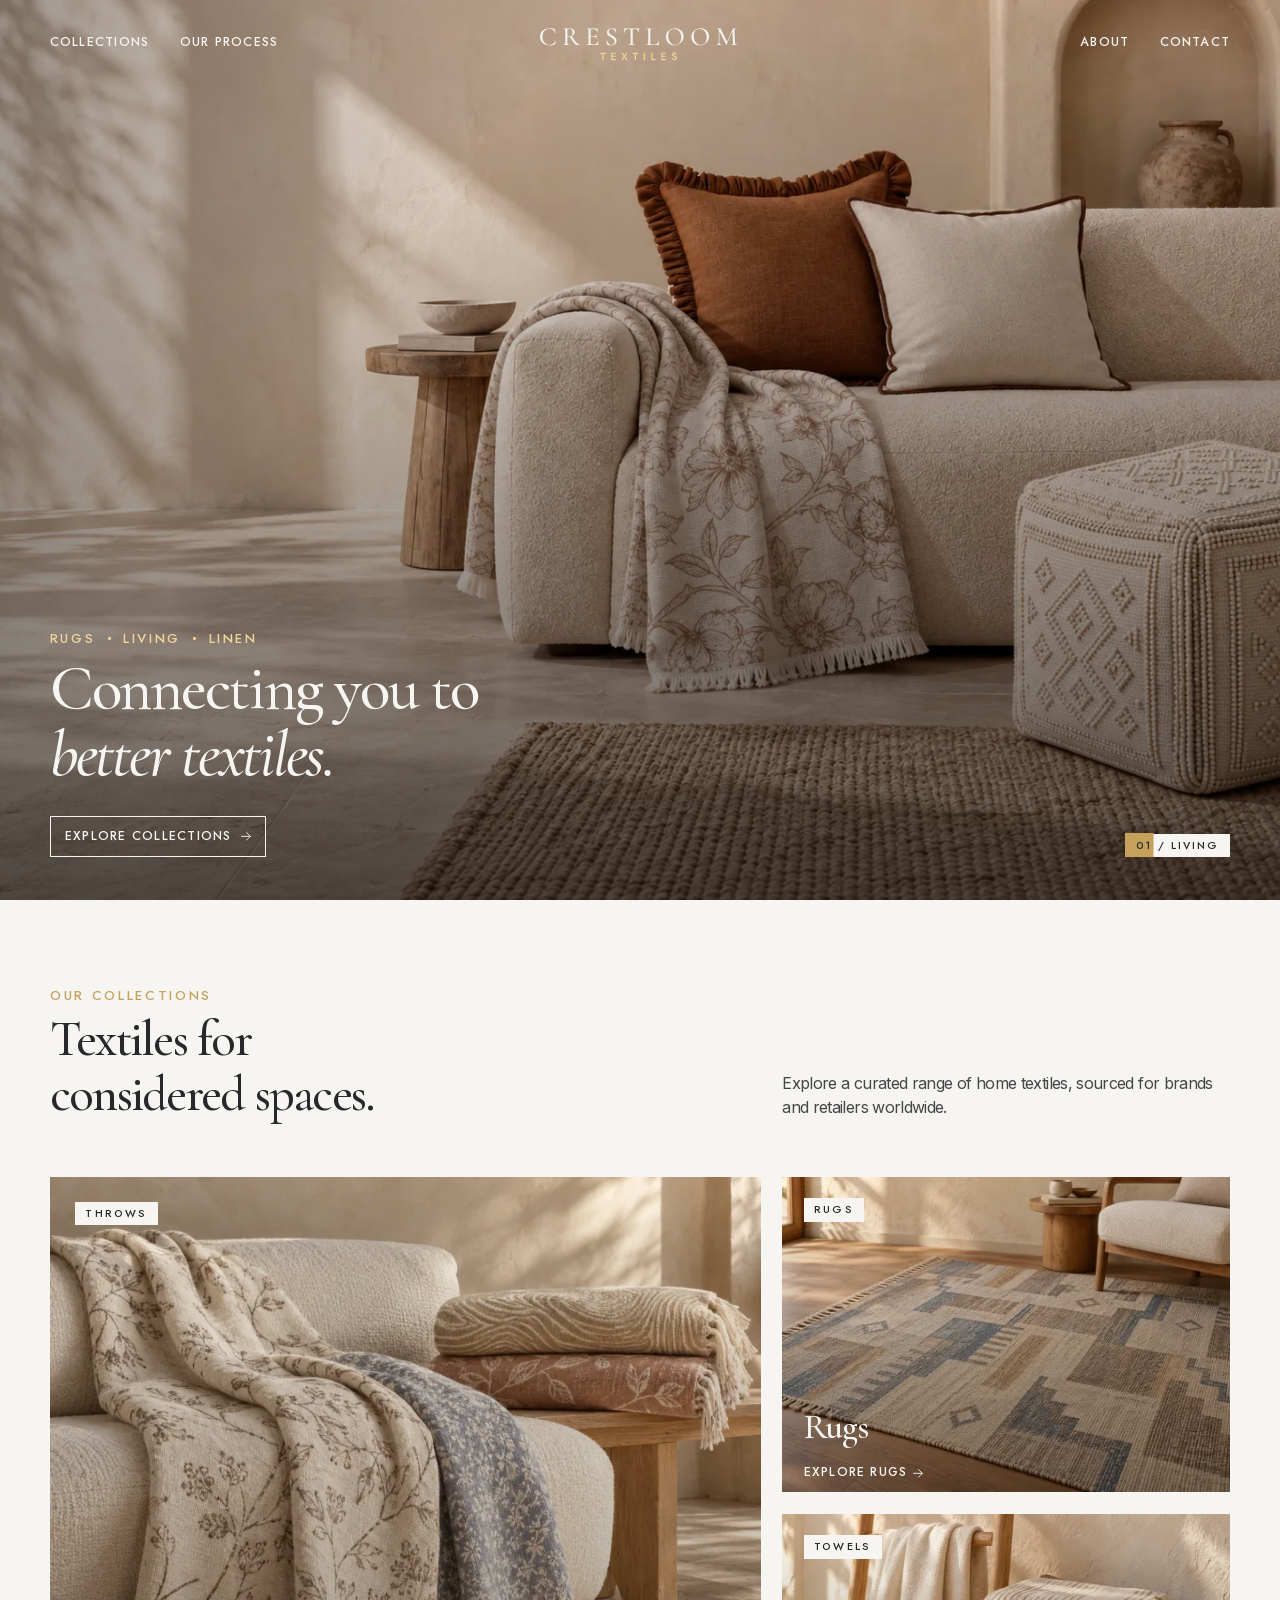
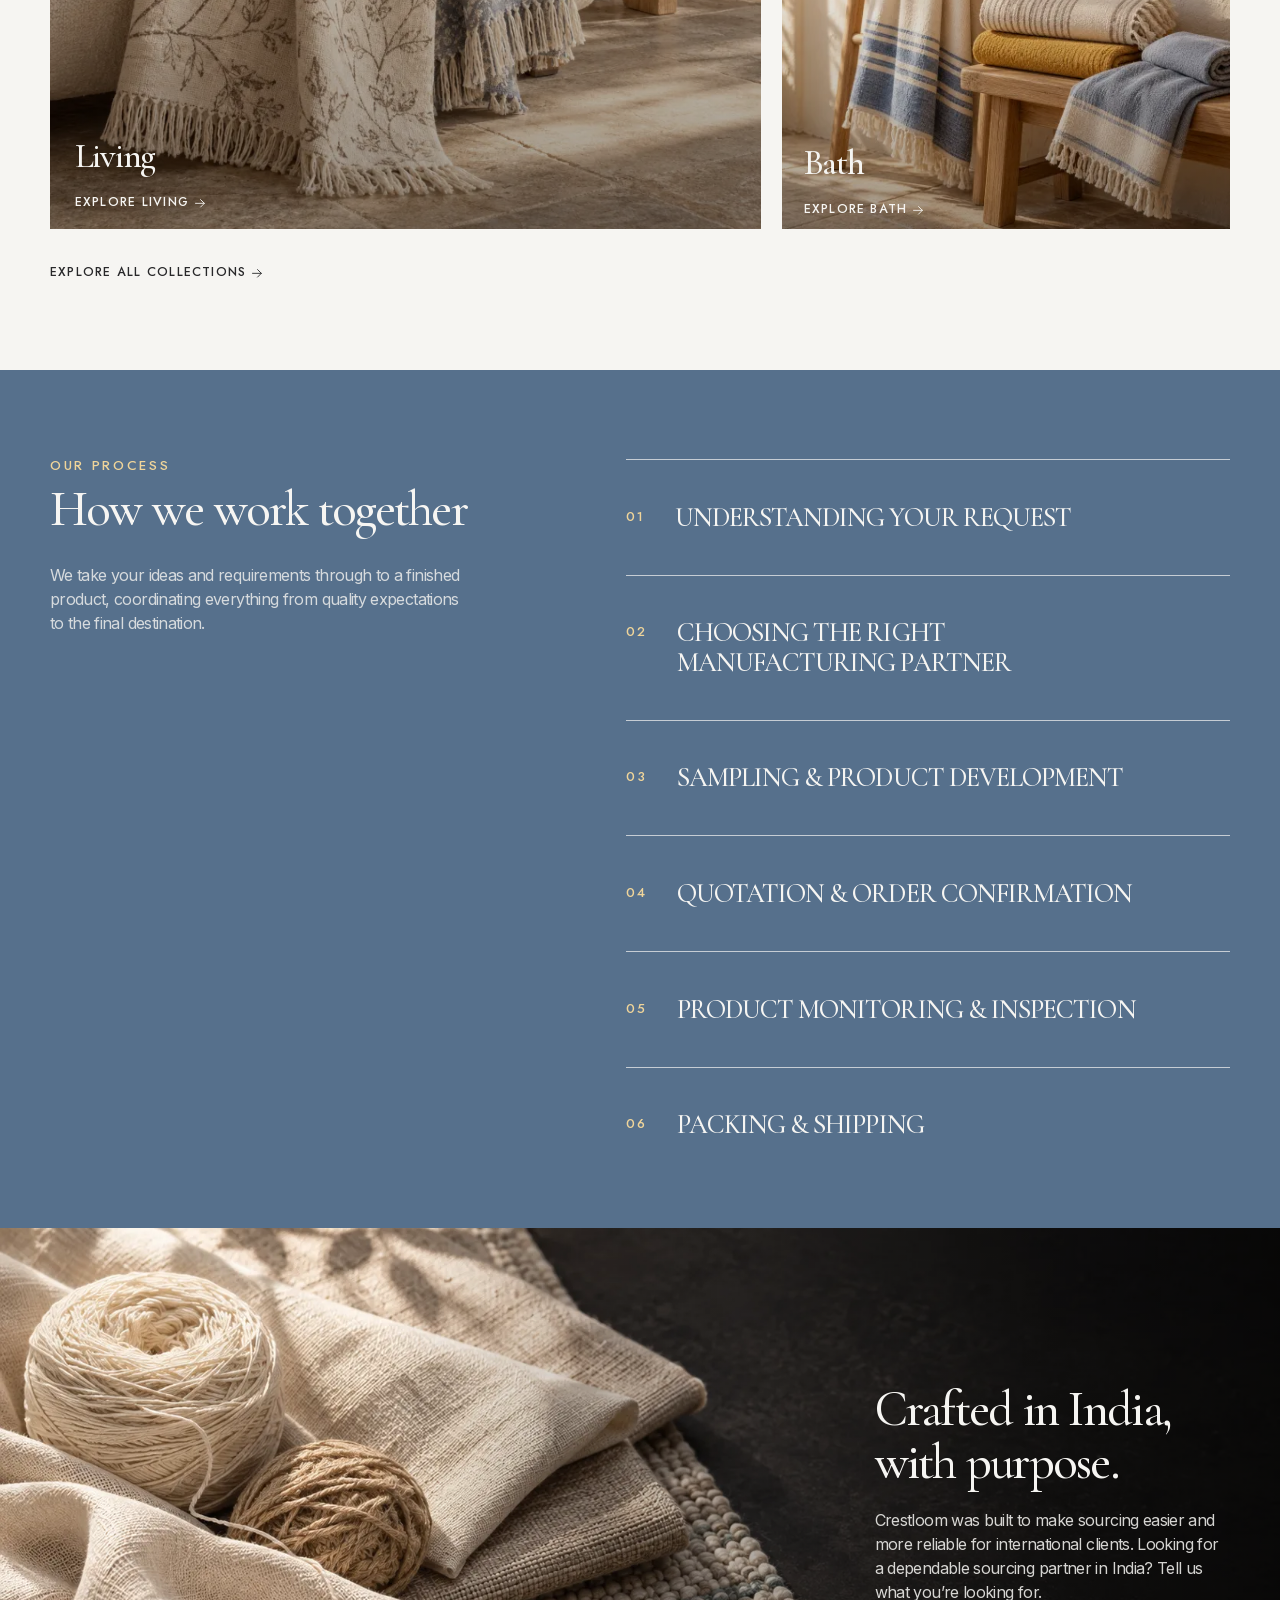
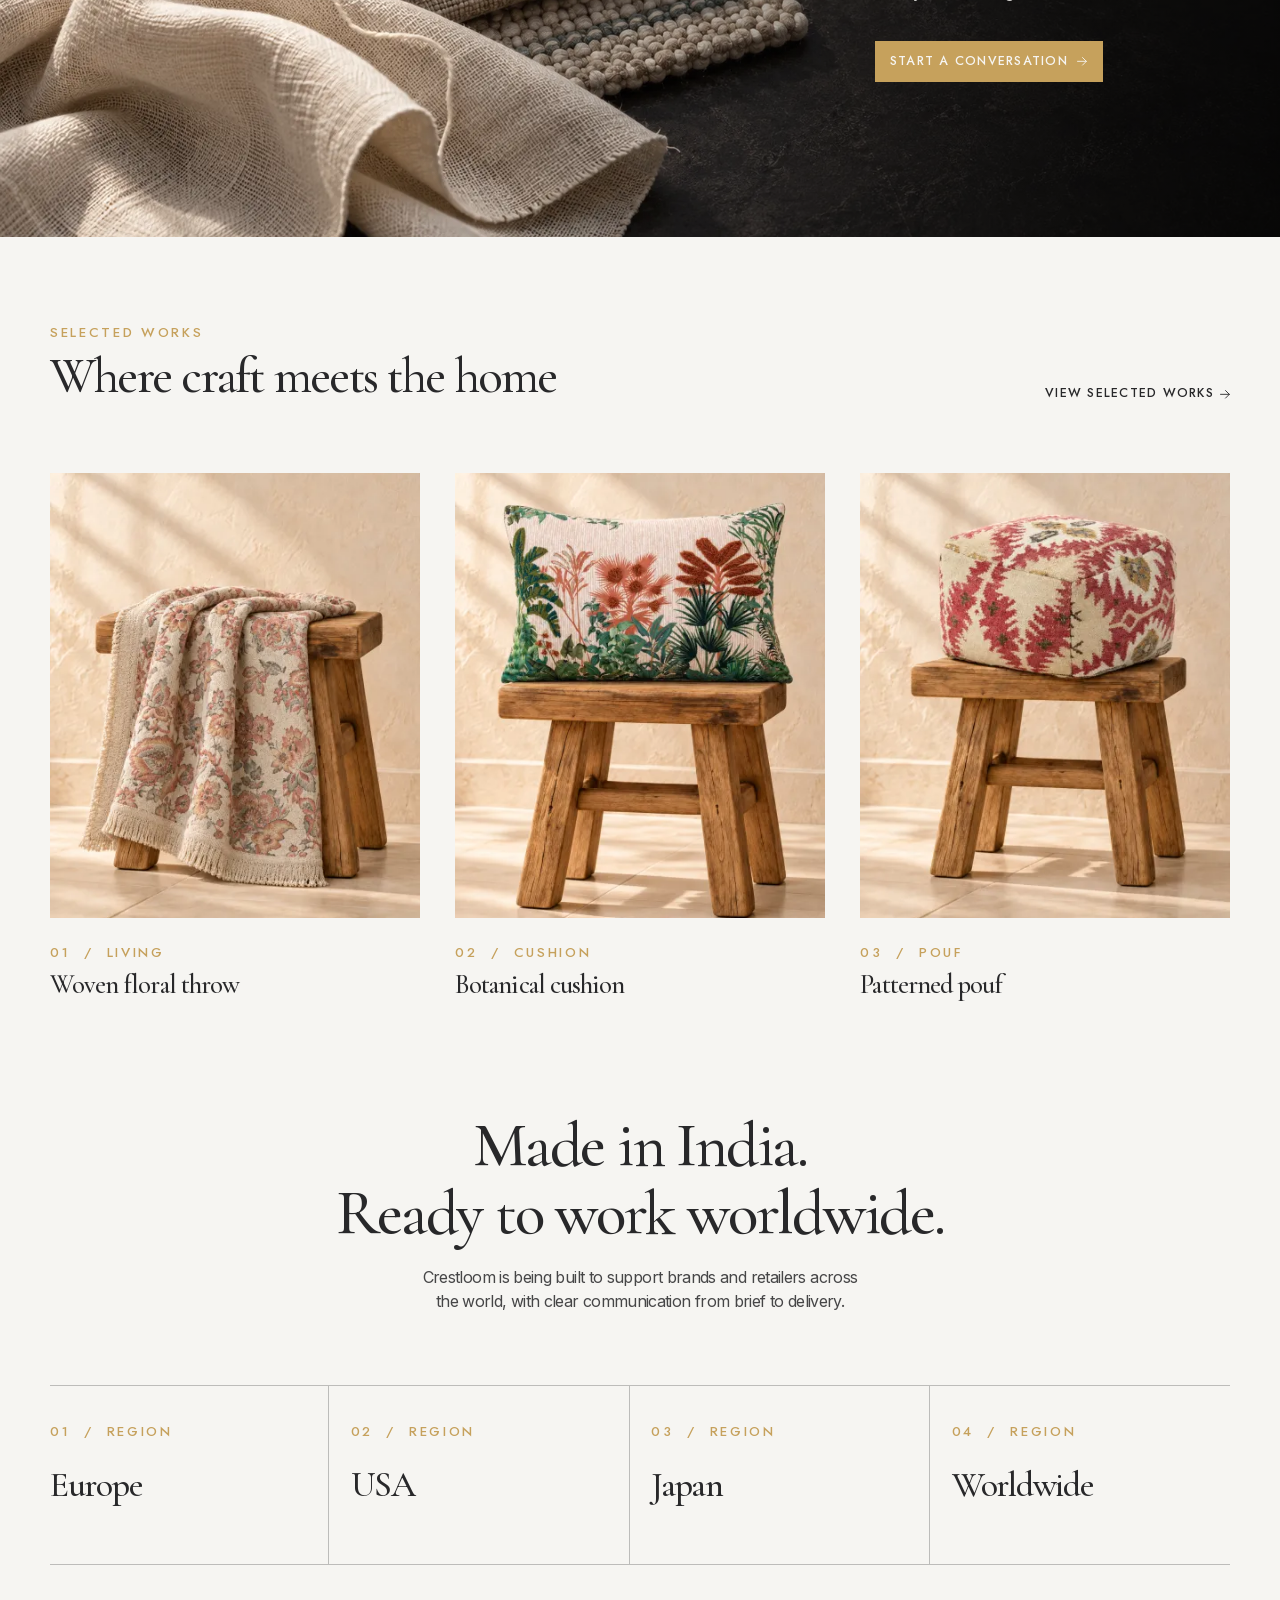
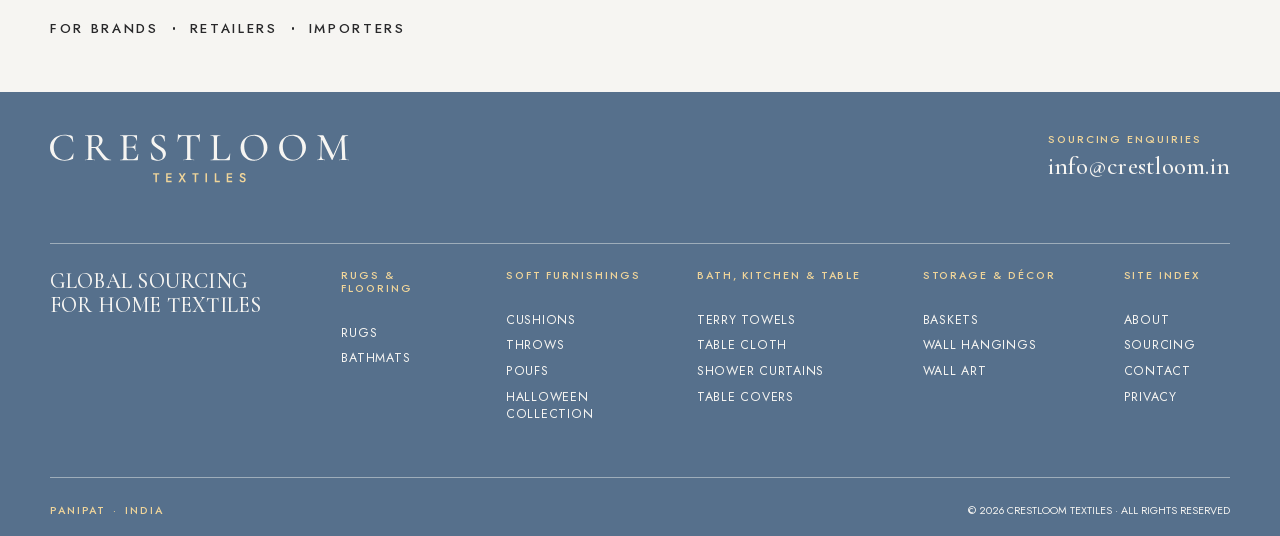
<file: index.html>
<!DOCTYPE html><html lang="en"><head><meta charset="utf-8"><meta name="viewport" content="width=device-width, initial-scale=1"><meta name="generator" content="Astro v7.3.2"><!--
      `js` is what every CSS start state hangs off: set it and elements start
      hidden for GSAP to bring in. We only set it when the machine can actually
      animate — otherwise the page renders in its finished state, no timelines.
      Software rendering (Chrome with graphics acceleration off, or a
      blocklisted GPU) makes full-screen blurs and crossfades crawl.
    --><script>
      (function () {
        var html = document.documentElement;
        // ?nomotion forces the static path, for checking it without a slow machine.
        var still =
          /[?&]nomotion\b/.test(location.search) ||
          matchMedia('(prefers-reduced-motion: reduce)').matches;
        if (!still) {
          try {
            var gl = document.createElement('canvas').getContext('webgl');
            var info = gl && gl.getExtension('WEBGL_debug_renderer_info');
            var renderer = info ? String(gl.getParameter(info.UNMASKED_RENDERER_WEBGL)) : '';
            // No WebGL at all, or a software rasteriser behind it.
            still = !gl || /swiftshader|llvmpipe|software|basic render/i.test(renderer);
          } catch (e) {
            still = true;
          }
        }
        html.classList.add(still ? 'no-motion' : 'js');
      })();
    </script><title>Crestloom Textile — Rugs, living and linen textiles made in India</title><meta name="description" content="Rugs, carpets, throws, cushions, bed, bath and table linen. Made in India for brands and retailers worldwide."><link rel="canonical" href="https://www.crestloomtextiles.com/"><meta property="og:type" content="website"><meta property="og:site_name" content="Crestloom Textile"><meta property="og:locale" content="en_IN"><meta property="og:title" content="Crestloom Textile — Rugs, living and linen textiles made in India"><meta property="og:description" content="Rugs, carpets, throws, cushions, bed, bath and table linen. Made in India for brands and retailers worldwide."><meta property="og:url" content="https://www.crestloomtextiles.com/"><meta property="og:image" content="https://www.crestloomtextiles.com/og.jpg"><meta property="og:image:type" content="image/jpeg"><meta property="og:image:width" content="1200"><meta property="og:image:height" content="630"><meta property="og:image:alt" content="Crestloom Textile — Rooted in craft. Ready for what’s next. Global sourcing for home textiles, Panipat, India."><meta name="twitter:card" content="summary_large_image"><meta name="twitter:title" content="Crestloom Textile — Rugs, living and linen textiles made in India"><meta name="twitter:description" content="Rugs, carpets, throws, cushions, bed, bath and table linen. Made in India for brands and retailers worldwide."><meta name="twitter:image" content="https://www.crestloomtextiles.com/og.jpg"><meta name="twitter:image:alt" content="Crestloom Textile — Rooted in craft. Ready for what’s next. Global sourcing for home textiles, Panipat, India."><link rel="icon" href="/favicon.ico" sizes="32x32"><link rel="icon" type="image/svg+xml" href="/favicon.svg"><link rel="apple-touch-icon" href="/apple-touch-icon.png"><link rel="manifest" href="/site.webmanifest"><meta name="theme-color" content="#f6f5f2"><link rel="stylesheet" href="/_astro/Footer.DiXsnwiP.css"><link rel="stylesheet" href="/_astro/index.CYq6y-ys.css"><link rel="stylesheet" href="/_astro/Button.Ce_DVw5u.css"></head><body><script type="module" src="/_astro/Layout.astro_astro_type_script_index_0_lang.D6s9U6B4.js"></script><div class="page-wrapper"><main class="main-wrapper"><div class="homepage site-responsive"><header class="navbar is-light" data-astro-cid-l7arcky5><nav class="navbar_left" aria-label="Primary" data-astro-cid-l7arcky5><a href="/collections" class="text-style-nav text-link navbar_link" data-astro-cid-l7arcky5>Collections</a><a href="/#process" class="text-style-nav text-link navbar_link" data-astro-cid-l7arcky5>Our process</a></nav><a href="/" aria-label="Crestloom Textiles — home" data-astro-cid-l7arcky5="true" data-astro-cid-qisgtjgl="true" class="wordmark navbar_brand"><svg xmlns="http://www.w3.org/2000/svg" viewBox="0 0 260 58" role="img" aria-label="Crestloom Textiles" focusable="false"><g transform="translate(18 11) scale(0.38275862069)">
<g>
<g>
<path d="M28.6525 1.3979C30.6303 1.3979 32.452 1.50145 34.1176 1.70855C35.8352 1.86387 37.4226 2.14863 38.88 2.56282C40.3894 2.97701 41.8207 3.52064 43.174 4.1937C43.5903 4.34903 43.8245 4.53024 43.8766 4.73733C43.9807 4.89265 44.0588 5.28096 44.1108 5.90225L45.1258 15.6876C45.1258 15.7911 44.9696 15.8947 44.6573 15.9982C44.3971 16.05 44.2409 15.9723 44.1889 15.7652C42.8877 11.468 40.9099 8.23208 38.2554 6.05757C35.6009 3.83129 32.2178 2.71814 28.106 2.71814C23.9422 2.71814 20.2988 3.67596 17.1759 5.59161C14.053 7.50725 11.6067 10.2254 9.8371 13.746C8.06746 17.2149 7.18265 21.3309 7.18265 26.0942C7.18265 29.6148 7.72915 32.8507 8.82216 35.8018C9.91517 38.7529 11.4246 41.3416 13.3504 43.5679C15.3282 45.7424 17.5923 47.4251 20.1426 48.6159C22.745 49.8067 25.5296 50.4021 28.4964 50.4021C32.6602 50.4021 36.0173 49.3666 38.5677 47.2956C41.1701 45.2247 43.252 42.0665 44.8135 37.821C44.9176 37.6657 45.0997 37.6139 45.36 37.6657C45.6202 37.7174 45.7503 37.821 45.7503 37.9763L44.8915 46.8297C44.8395 47.451 44.7354 47.8393 44.5792 47.9946C44.4751 48.1499 44.2409 48.3311 43.8766 48.5382C41.2221 49.729 38.6718 50.5574 36.2255 51.0234C33.8313 51.5411 31.2549 51.8 28.4964 51.8C22.9793 51.8 18.0607 50.7386 13.7407 48.6159C9.47276 46.4414 6.11566 43.4644 3.66939 39.6849C1.22313 35.8536 0 31.4269 0 26.4048C0 22.6771 0.70265 19.2859 2.10795 16.2312C3.5653 13.1765 5.59518 10.536 8.19759 8.30974C10.8 6.08346 13.8188 4.37491 17.254 3.18411C20.7412 1.9933 24.5407 1.3979 28.6525 1.3979Z" fill="currentColor"/>
<path d="M107.266 50.7904C106.433 50.7904 105.054 49.8067 103.128 47.8393C101.254 45.8201 98.9899 42.9725 96.3354 39.2966C93.681 35.5688 90.6882 31.1421 87.3571 26.0165L92.588 24.3856C96.96 30.6503 100.655 35.6465 103.674 39.3742C106.745 43.1019 109.452 45.7942 111.794 47.451C114.136 49.056 116.374 49.8585 118.508 49.8585C118.664 49.8585 118.742 50.0138 118.742 50.3244C118.742 50.6351 118.664 50.7904 118.508 50.7904C115.593 50.7904 113.199 50.7904 111.325 50.7904C109.504 50.7904 108.15 50.7904 107.266 50.7904ZM88.5282 2.01919C92.9003 2.01919 96.2313 2.95113 98.5215 4.81499C100.864 6.62709 102.035 9.06047 102.035 12.1151C102.035 15.0145 101.202 17.6032 99.5364 19.8813C97.8709 22.1593 95.6848 23.9455 92.9783 25.2399C90.3239 26.5342 87.4612 27.1814 84.3904 27.1814C83.7658 27.1814 83.1152 27.1814 82.4386 27.1814C81.762 27.1296 81.1374 27.0779 80.5648 27.0261V44.4998C80.5648 46.0013 80.695 47.1403 80.9552 47.9169C81.2675 48.6936 81.8661 49.2113 82.7509 49.4702C83.6877 49.729 85.067 49.8585 86.8887 49.8585C87.0448 49.8585 87.1229 50.0138 87.1229 50.3244C87.1229 50.6351 87.0448 50.7904 86.8887 50.7904C85.5875 50.7904 84.1562 50.7645 82.5947 50.7127C81.0333 50.661 79.3157 50.6351 77.442 50.6351C75.6723 50.6351 73.9808 50.661 72.3673 50.7127C70.7538 50.7645 69.2964 50.7904 67.9952 50.7904C67.8391 50.7904 67.761 50.6351 67.761 50.3244C67.761 50.0138 67.8391 49.8585 67.9952 49.8585C69.7649 49.8585 71.0921 49.729 71.9769 49.4702C72.9138 49.2113 73.5383 48.6936 73.8506 47.9169C74.215 47.1403 74.3971 46.0013 74.3971 44.4998V8.54273C74.3971 7.04128 74.241 5.92814 73.9287 5.2033C73.6164 4.42669 73.0179 3.90894 72.133 3.65007C71.2482 3.33943 69.895 3.18411 68.0733 3.18411C67.9692 3.18411 67.9171 3.02879 67.9171 2.71814C67.9171 2.4075 67.9692 2.25218 68.0733 2.25218C69.3745 2.25218 70.8058 2.30395 72.3673 2.4075C73.9808 2.45927 75.6723 2.48516 77.442 2.48516C79.1075 2.48516 80.9812 2.4075 83.0632 2.25218C85.1451 2.09685 86.9668 2.01919 88.5282 2.01919ZM95.6328 14.6003C95.6328 11.701 95.2424 9.44878 94.4617 7.84378C93.681 6.18701 92.562 5.02209 91.1046 4.34902C89.6993 3.67596 88.0338 3.33943 86.108 3.33943C84.1301 3.33943 82.6988 3.70185 81.814 4.42669C80.9812 5.09975 80.5648 6.52354 80.5648 8.69805V25.0846C81.2935 25.1363 82.0742 25.1881 82.907 25.2399C83.7918 25.2917 84.5465 25.3175 85.1711 25.3175C89.0227 25.3175 91.7292 24.4374 93.2906 22.6771C94.8521 20.9167 95.6328 18.2245 95.6328 14.6003Z" fill="currentColor"/>
<path d="M169.489 50.7904H136.23C136.074 50.7904 135.996 50.6351 135.996 50.3244C135.996 50.0138 136.074 49.8585 136.23 49.8585C138 49.8585 139.327 49.729 140.212 49.4702C141.149 49.2113 141.773 48.6936 142.086 47.9169C142.398 47.1403 142.554 46.0013 142.554 44.4998V8.54273C142.554 7.04128 142.398 5.92814 142.086 5.2033C141.773 4.42669 141.149 3.90894 140.212 3.65007C139.327 3.33943 138 3.18411 136.23 3.18411C136.074 3.18411 135.996 3.02879 135.996 2.71814C135.996 2.4075 136.074 2.25218 136.23 2.25218H168.084C168.604 2.25218 168.864 2.48516 168.864 2.95112L169.02 12.7364C169.02 12.8918 168.864 12.9953 168.552 13.0471C168.292 13.0471 168.136 12.9694 168.084 12.8141C167.719 9.96652 166.704 7.81789 165.039 6.36822C163.373 4.86677 161.187 4.11604 158.481 4.11604H154.499C152.938 4.11604 151.74 4.24548 150.908 4.50435C150.075 4.76322 149.502 5.25507 149.19 5.97991C148.878 6.65298 148.722 7.6108 148.722 8.85337V44.1892C148.722 45.4318 148.852 46.4155 149.112 47.1403C149.424 47.8134 149.971 48.3052 150.752 48.6159C151.532 48.8748 152.625 49.0042 154.031 49.0042H159.183C162.15 49.0042 164.596 48.1499 166.522 46.4414C168.448 44.6811 169.775 42.1959 170.504 38.9859C170.504 38.8306 170.66 38.7788 170.972 38.8306C171.285 38.8824 171.441 38.9859 171.441 39.1412C171.233 40.5391 171.05 42.2218 170.894 44.1892C170.738 46.1566 170.66 47.9687 170.66 49.6255C170.66 50.4021 170.27 50.7904 169.489 50.7904ZM165.117 32.9283C165.117 30.702 164.466 29.0712 163.165 28.0357C161.916 26.9484 159.886 26.4048 157.075 26.4048H145.755V24.6186H157.31C159.964 24.6186 161.916 24.1785 163.165 23.2983C164.414 22.3664 165.039 20.9426 165.039 19.027C165.039 18.9234 165.169 18.8717 165.429 18.8717C165.741 18.8717 165.898 18.9234 165.898 19.027C165.898 20.632 165.872 21.8746 165.82 22.7547C165.82 23.6349 165.82 24.5668 165.82 25.5505C165.82 26.7413 165.846 27.9321 165.898 29.1229C166.002 30.3137 166.054 31.5822 166.054 32.9283C166.054 33.0319 165.898 33.0837 165.585 33.0837C165.273 33.0837 165.117 33.0319 165.117 32.9283Z" fill="currentColor"/>
<path d="M202.305 10.9502C202.305 13.0212 202.825 14.8074 203.866 16.3088C204.907 17.8103 206.26 19.1564 207.926 20.3472C209.591 21.4863 211.361 22.6253 213.235 23.7643C215.161 24.9033 217.008 26.12 218.778 27.4144C220.6 28.7087 222.083 30.2361 223.228 31.9964C224.425 33.7049 225.024 35.8018 225.024 38.287C225.024 40.8239 224.347 43.1019 222.994 45.1211C221.693 47.1403 219.819 48.7453 217.373 49.9361C214.978 51.1269 212.09 51.7223 208.707 51.7223C207.353 51.7223 205.974 51.5929 204.569 51.334C203.215 51.1269 201.914 50.8163 200.665 50.4021C199.416 49.9879 198.271 49.4702 197.23 48.8489C197.022 48.6936 196.84 48.5123 196.683 48.3052C196.579 48.0981 196.527 47.7875 196.527 47.3733L195.747 36.2678C195.695 36.0089 195.799 35.8795 196.059 35.8795C196.371 35.8277 196.553 35.9053 196.605 36.1124C197.074 37.7174 197.698 39.3483 198.479 41.0051C199.26 42.6619 200.197 44.1892 201.29 45.5871C202.383 46.9332 203.684 48.0464 205.193 48.9265C206.755 49.8067 208.55 50.2468 210.58 50.2468C211.986 50.2468 213.339 49.9879 214.64 49.4702C215.993 48.9524 217.086 48.0981 217.919 46.9073C218.752 45.6648 219.168 43.9562 219.168 41.7817C219.168 39.2966 218.622 37.1997 217.529 35.4912C216.436 33.7826 215.03 32.307 213.313 31.0645C211.595 29.8219 209.774 28.6311 207.848 27.4921C206.026 26.353 204.256 25.1622 202.539 23.9196C200.873 22.6771 199.52 21.2533 198.479 19.6483C197.438 17.9915 196.918 15.9982 196.918 13.6684C196.918 10.8726 197.646 8.56862 199.104 6.75652C200.613 4.94443 202.513 3.5983 204.803 2.71814C207.145 1.83798 209.539 1.3979 211.986 1.3979C213.599 1.3979 215.239 1.55322 216.904 1.86387C218.57 2.17451 220.079 2.61459 221.432 3.18411C221.901 3.39121 222.213 3.62419 222.369 3.88306C222.525 4.09016 222.603 4.32314 222.603 4.58201L222.994 14.2897C222.994 14.445 222.864 14.5485 222.603 14.6003C222.343 14.6521 222.161 14.5744 222.057 14.3673C221.901 13.4872 221.562 12.3999 221.042 11.1055C220.522 9.75942 219.819 8.46507 218.934 7.22249C218.049 5.92814 216.904 4.86677 215.499 4.03838C214.146 3.15822 212.48 2.71814 210.502 2.71814C208.681 2.71814 207.171 3.10645 205.974 3.88306C204.777 4.6079 203.866 5.5916 203.242 6.83418C202.617 8.02499 202.305 9.397 202.305 10.9502Z" fill="currentColor"/>
<path d="M259.872 3.8054C256.645 3.8054 254.12 4.71144 252.299 6.52354C250.477 8.28386 249.124 11.1314 248.239 15.0663C248.187 15.1698 248.005 15.2216 247.692 15.2216C247.432 15.2216 247.302 15.1439 247.302 14.9886C247.406 14.3155 247.51 13.3577 247.614 12.1151C247.771 10.8726 247.901 9.52644 248.005 8.07676C248.109 6.62709 248.187 5.22919 248.239 3.88306C248.343 2.53693 248.395 1.42379 248.395 0.54363C248.395 0.28476 248.551 0.155325 248.864 0.155325C249.176 0.155325 249.332 0.28476 249.332 0.54363C249.332 1.06137 249.592 1.44968 250.113 1.70855C250.633 1.91564 251.232 2.07097 251.908 2.17451C252.585 2.22629 253.158 2.25218 253.626 2.25218C258.102 2.4075 263.333 2.48516 269.318 2.48516C272.962 2.48516 275.877 2.45927 278.063 2.4075C280.249 2.30395 282.357 2.25218 284.386 2.25218C286.156 2.25218 287.509 2.14863 288.446 1.94153C289.435 1.68266 290.06 1.13903 290.32 0.310645C290.372 0.103548 290.528 0 290.788 0C291.101 0 291.257 0.103548 291.257 0.310645C291.153 1.08726 291.049 2.17451 290.944 3.57241C290.892 4.97031 290.814 6.41999 290.71 7.92144C290.658 9.42289 290.606 10.8208 290.554 12.1151C290.502 13.4095 290.476 14.3673 290.476 14.9886C290.476 15.1439 290.32 15.2216 290.008 15.2216C289.747 15.2216 289.617 15.1439 289.617 14.9886C289.253 10.9502 288.212 8.07676 286.494 6.36822C284.777 4.65967 282.226 3.8054 278.843 3.8054C277.022 3.8054 275.642 3.93483 274.705 4.1937C273.821 4.4008 273.222 4.84088 272.91 5.51395C272.65 6.18701 272.519 7.24837 272.519 8.69805V44.4998C272.519 46.0013 272.676 47.1403 272.988 47.9169C273.352 48.6936 274.029 49.2113 275.018 49.4702C276.059 49.729 277.646 49.8585 279.78 49.8585C279.884 49.8585 279.936 50.0138 279.936 50.3244C279.936 50.6351 279.884 50.7904 279.78 50.7904C278.375 50.7904 276.787 50.7645 275.018 50.7127C273.3 50.661 271.4 50.6351 269.318 50.6351C267.341 50.6351 265.467 50.661 263.697 50.7127C261.98 50.7645 260.392 50.7904 258.935 50.7904C258.779 50.7904 258.701 50.6351 258.701 50.3244C258.701 50.0138 258.779 49.8585 258.935 49.8585C260.965 49.8585 262.5 49.729 263.541 49.4702C264.634 49.2113 265.363 48.6936 265.727 47.9169C266.091 47.1403 266.274 46.0013 266.274 44.4998V8.54273C266.274 7.14483 266.118 6.10934 265.805 5.43628C265.493 4.71144 264.868 4.27136 263.931 4.11604C262.995 3.90895 261.641 3.8054 259.872 3.8054Z" fill="currentColor"/>
<path d="M324.285 8.62039V44.1892C324.285 45.5353 324.416 46.5708 324.676 47.2956C324.988 47.9687 325.535 48.4347 326.315 48.6936C327.148 48.9006 328.371 49.0042 329.985 49.0042H336.621C340.004 49.0042 342.763 48.0205 344.896 46.0531C347.03 44.0857 348.436 41.4711 349.112 38.2093C349.112 38.054 349.242 38.0022 349.503 38.054C349.815 38.054 349.971 38.1316 349.971 38.287C349.815 39.7884 349.659 41.6005 349.503 43.7232C349.347 45.846 349.269 47.8134 349.269 49.6255C349.269 50.4021 348.878 50.7904 348.097 50.7904H311.716C311.612 50.7904 311.56 50.6351 311.56 50.3244C311.56 50.0138 311.612 49.8585 311.716 49.8585C313.537 49.8585 314.891 49.729 315.776 49.4702C316.712 49.2113 317.337 48.6936 317.649 47.9169C317.962 47.1403 318.118 46.0013 318.118 44.4998V8.54273C318.118 7.04128 317.962 5.92814 317.649 5.2033C317.337 4.42669 316.712 3.90894 315.776 3.65007C314.891 3.33943 313.537 3.18411 311.716 3.18411C311.612 3.18411 311.56 3.02879 311.56 2.71814C311.56 2.4075 311.612 2.25218 311.716 2.25218C312.965 2.25218 314.396 2.30395 316.01 2.4075C317.675 2.45927 319.393 2.48516 321.163 2.48516C323.036 2.48516 324.754 2.45927 326.315 2.4075C327.929 2.30395 329.36 2.25218 330.609 2.25218C330.713 2.25218 330.765 2.4075 330.765 2.71814C330.765 3.02879 330.713 3.18411 330.609 3.18411C328.788 3.18411 327.434 3.33943 326.549 3.65007C325.665 3.90894 325.066 4.42669 324.754 5.2033C324.442 5.97991 324.285 7.11894 324.285 8.62039Z" fill="currentColor"/>
<path d="M394.741 51.7223C390.994 51.7223 387.585 51.0752 384.514 49.7808C381.495 48.4347 378.892 46.5967 376.706 44.2669C374.572 41.937 372.907 39.2707 371.71 36.2678C370.565 33.2131 369.992 29.9772 369.992 26.5601C369.992 22.3664 370.799 18.6905 372.412 15.5322C374.078 12.374 376.264 9.75942 378.971 7.68846C381.677 5.56572 384.644 3.98661 387.871 2.95112C391.098 1.91564 394.299 1.3979 397.474 1.3979C401.325 1.3979 404.76 2.09685 407.779 3.49475C410.85 4.84088 413.452 6.67886 415.586 9.00869C417.72 11.3385 419.334 13.979 420.427 16.9301C421.572 19.8813 422.144 22.91 422.144 26.0165C422.144 29.6407 421.416 33.006 419.958 36.1124C418.501 39.2189 416.497 41.937 413.947 44.2669C411.449 46.5967 408.534 48.4347 405.203 49.7808C401.924 51.0752 398.437 51.7223 394.741 51.7223ZM397.474 50.0138C400.753 50.0138 403.719 49.1854 406.374 47.5286C409.08 45.8201 411.188 43.3608 412.698 40.1508C414.259 36.8891 415.04 32.9024 415.04 28.191C415.04 23.376 414.181 19.1046 412.464 15.3769C410.798 11.5974 408.404 8.64628 405.281 6.52354C402.21 4.34902 398.541 3.26177 394.273 3.26177C388.808 3.26177 384.566 5.09975 381.547 8.77571C378.58 12.4517 377.097 17.4738 377.097 23.842C377.097 27.5179 377.565 30.9609 378.502 34.1709C379.491 37.3291 380.896 40.099 382.718 42.4807C384.54 44.8623 386.7 46.7261 389.198 48.0723C391.696 49.3666 394.455 50.0138 397.474 50.0138Z" fill="currentColor"/>
<path d="M469.609 51.7223C465.862 51.7223 462.453 51.0752 459.382 49.7808C456.363 48.4347 453.76 46.5967 451.574 44.2669C449.44 41.937 447.775 39.2707 446.578 36.2678C445.433 33.2131 444.86 29.9772 444.86 26.5601C444.86 22.3664 445.667 18.6905 447.28 15.5322C448.946 12.374 451.132 9.75942 453.839 7.68846C456.545 5.56572 459.512 3.98661 462.739 2.95112C465.966 1.91564 469.167 1.3979 472.342 1.3979C476.193 1.3979 479.628 2.09685 482.647 3.49475C485.718 4.84088 488.32 6.67886 490.454 9.00869C492.588 11.3385 494.202 13.979 495.295 16.9301C496.44 19.8813 497.012 22.91 497.012 26.0165C497.012 29.6407 496.284 33.006 494.826 36.1124C493.369 39.2189 491.365 41.937 488.815 44.2669C486.317 46.5967 483.402 48.4347 480.071 49.7808C476.792 51.0752 473.305 51.7223 469.609 51.7223ZM472.342 50.0138C475.621 50.0138 478.587 49.1854 481.242 47.5286C483.948 45.8201 486.056 43.3608 487.566 40.1508C489.127 36.8891 489.908 32.9024 489.908 28.191C489.908 23.376 489.049 19.1046 487.332 15.3769C485.666 11.5974 483.272 8.64628 480.149 6.52354C477.078 4.34902 473.409 3.26177 469.141 3.26177C463.676 3.26177 459.434 5.09975 456.415 8.77571C453.448 12.4517 451.965 17.4738 451.965 23.842C451.965 27.5179 452.433 30.9609 453.37 34.1709C454.359 37.3291 455.764 40.099 457.586 42.4807C459.408 44.8623 461.568 46.7261 464.066 48.0723C466.564 49.3666 469.323 50.0138 472.342 50.0138Z" fill="currentColor"/>
<path d="M525.193 41.937L525.974 4.03838L527.926 4.1937L527.145 41.937C527.093 44.6293 527.562 46.6226 528.55 47.9169C529.591 49.2113 531.309 49.8585 533.703 49.8585C533.859 49.8585 533.937 50.0138 533.937 50.3244C533.937 50.6351 533.859 50.7904 533.703 50.7904C532.558 50.7904 531.387 50.7645 530.19 50.7127C528.993 50.661 527.64 50.6351 526.13 50.6351C524.725 50.6351 523.398 50.661 522.148 50.7127C520.899 50.7645 519.728 50.7904 518.635 50.7904C518.531 50.7904 518.479 50.6351 518.479 50.3244C518.479 50.0138 518.531 49.8585 518.635 49.8585C520.821 49.8585 522.435 49.2113 523.476 47.9169C524.569 46.6226 525.141 44.6293 525.193 41.937ZM579.844 49.8585C579.948 49.8585 580 50.0138 580 50.3244C580 50.6351 579.948 50.7904 579.844 50.7904C578.543 50.7904 577.085 50.7645 575.472 50.7127C573.858 50.661 572.141 50.6351 570.319 50.6351C568.602 50.6351 566.988 50.661 565.479 50.7127C563.969 50.7645 562.616 50.7904 561.419 50.7904C561.263 50.7904 561.185 50.6351 561.185 50.3244C561.185 50.0138 561.263 49.8585 561.419 49.8585C563.969 49.8585 565.609 49.5219 566.337 48.8489C567.066 48.1758 567.352 46.7261 567.196 44.4998L565.635 7.92144L568.68 3.57241L548.459 50.2468C548.407 50.4539 548.199 50.5574 547.834 50.5574C547.522 50.5574 547.314 50.4539 547.21 50.2468L526.833 8.69805C525.011 5.02209 522.461 3.18411 519.182 3.18411C519.078 3.18411 519.026 3.02879 519.026 2.71814C519.026 2.4075 519.078 2.25218 519.182 2.25218C520.119 2.25218 521.081 2.27806 522.07 2.32984C523.111 2.38161 523.996 2.4075 524.725 2.4075C525.714 2.4075 526.599 2.38161 527.379 2.32984C528.212 2.27806 528.837 2.25218 529.253 2.25218C529.982 2.25218 530.554 2.51105 530.971 3.02879C531.387 3.49476 532.012 4.58201 532.844 6.29056L550.567 42.0924L547.678 47.0627L566.494 4.1937C566.754 3.57241 567.066 3.10645 567.43 2.7958C567.847 2.43339 568.315 2.25218 568.836 2.25218C569.2 2.25218 569.642 2.27806 570.163 2.32984C570.735 2.38161 571.386 2.4075 572.115 2.4075C573.572 2.4075 574.795 2.38161 575.784 2.32984C576.773 2.27806 577.788 2.25218 578.829 2.25218C578.933 2.25218 578.985 2.4075 578.985 2.71814C578.985 3.02879 578.933 3.18411 578.829 3.18411C576.331 3.18411 574.509 3.5983 573.364 4.42669C572.219 5.2033 571.672 6.65298 571.724 8.77571L573.364 44.4998C573.468 46.0013 573.676 47.1403 573.988 47.9169C574.301 48.6936 574.899 49.2113 575.784 49.4702C576.669 49.729 578.022 49.8585 579.844 49.8585Z" fill="currentColor"/>
</g>
<g transform="translate(290 87) scale(1.25) translate(-290 -87)">
<path d="M200 78.8125V76.0988H212.161V78.8125H207.551V93.5266H204.585V78.8125H200Z" fill="var(--wordmark-accent, var(--color--gold))"/>
<path d="M227.336 93.5266V90.9373H236.133V93.5266H227.336ZM227.336 78.688V76.0988H236.133V78.688H227.336ZM227.336 85.46V82.9205H235.634V85.46H227.336ZM225.516 76.0988H228.407V93.5266H225.516V76.0988Z" fill="var(--wordmark-accent, var(--color--gold))"/>
<path d="M260.014 76.0988H263.602L258.319 84.4641L263.976 93.5266H260.388L256.65 86.8293L252.787 93.5266H249.223L255.005 84.4641L249.846 76.0988H253.41L256.674 81.9993L260.014 76.0988Z" fill="var(--wordmark-accent, var(--color--gold))"/>
<path d="M276.329 78.8125V76.0988H288.491V78.8125H283.88V93.5266H280.915V78.8125H276.329Z" fill="var(--wordmark-accent, var(--color--gold))"/>
<path d="M301.846 76.0988H304.811V93.5266H301.846V76.0988Z" fill="var(--wordmark-accent, var(--color--gold))"/>
<path d="M319.923 76.0988H322.864V90.8875H329.791V93.5266H319.923V76.0988Z" fill="var(--wordmark-accent, var(--color--gold))"/>
<path d="M344.954 93.5266V90.9373H353.751V93.5266H344.954ZM344.954 78.688V76.0988H353.751V78.688H344.954ZM344.954 85.46V82.9205H353.253V85.46H344.954ZM343.135 76.0988H346.026V93.5266H343.135V76.0988Z" fill="var(--wordmark-accent, var(--color--gold))"/>
<path d="M369.733 87.9248C370.115 88.5887 370.522 89.1779 370.954 89.6924C371.402 90.1904 371.892 90.5804 372.424 90.8626C372.956 91.1282 373.554 91.2609 374.218 91.2609C375.016 91.2609 375.664 91.0452 376.162 90.6136C376.661 90.1821 376.91 89.626 376.91 88.9455C376.91 88.2982 376.752 87.7837 376.436 87.4019C376.121 87.0036 375.68 86.6716 375.116 86.4061C374.567 86.1239 373.928 85.85 373.197 85.5845C372.765 85.4351 372.283 85.2359 371.751 84.9869C371.22 84.7214 370.713 84.3977 370.231 84.016C369.749 83.6176 369.351 83.1363 369.035 82.5719C368.719 81.991 368.561 81.2939 368.561 80.4806C368.561 79.5511 368.802 78.7378 369.284 78.0407C369.766 77.327 370.414 76.7793 371.228 76.3975C372.059 75.9992 372.997 75.8 374.044 75.8C375.074 75.8 375.971 75.9826 376.735 76.3477C377.5 76.7129 378.139 77.1776 378.654 77.742C379.186 78.3063 379.601 78.8955 379.9 79.5096L377.508 80.8541C377.292 80.4225 377.018 80.0242 376.686 79.659C376.353 79.2773 375.963 78.9785 375.514 78.7627C375.082 78.5304 374.576 78.4142 373.994 78.4142C373.18 78.4142 372.582 78.605 372.2 78.9868C371.818 79.352 371.627 79.7835 371.627 80.2814C371.627 80.7296 371.76 81.1362 372.025 81.5014C372.308 81.8499 372.74 82.1819 373.321 82.4973C373.903 82.8126 374.659 83.1363 375.589 83.4682C376.104 83.6508 376.619 83.8832 377.134 84.1653C377.666 84.4475 378.148 84.8044 378.58 85.2359C379.011 85.6509 379.352 86.1405 379.601 86.7048C379.867 87.2691 380 87.9331 380 88.6966C380 89.5099 379.842 90.2402 379.527 90.8875C379.211 91.5348 378.779 92.0825 378.231 92.5307C377.682 92.9622 377.059 93.2942 376.362 93.5266C375.68 93.7755 374.966 93.9 374.218 93.9C373.188 93.9 372.233 93.7008 371.353 93.3025C370.489 92.8875 369.733 92.3398 369.085 91.6593C368.437 90.9788 367.922 90.2402 367.54 89.4435L369.733 87.9248Z" fill="var(--wordmark-accent, var(--color--gold))"/>
</g>
</g>
</g></svg></a><nav class="navbar_right" aria-label="Secondary" data-astro-cid-l7arcky5><a href="/about" class="text-style-nav text-link navbar_link" data-astro-cid-l7arcky5>About</a><a href="/contact" class="text-style-nav text-link navbar_link" data-astro-cid-l7arcky5>Contact</a></nav><button class="text-style-nav navbar_toggle" type="button" aria-expanded="false" aria-controls="navbar-menu" data-astro-cid-l7arcky5><span class="navbar_toggle-icon" aria-hidden="true" data-astro-cid-l7arcky5><span data-astro-cid-l7arcky5></span><span data-astro-cid-l7arcky5></span><span data-astro-cid-l7arcky5></span></span><span class="navbar_toggle-label" data-astro-cid-l7arcky5>Menu</span></button><div class="navbar_menu" id="navbar-menu" hidden data-astro-cid-l7arcky5><p class="navbar_explore" data-astro-cid-l7arcky5>Explore</p><a href="/collections" class="text-style-nav text-link navbar_link" data-astro-cid-l7arcky5>Collections</a><a href="/#process" class="text-style-nav text-link navbar_link" data-astro-cid-l7arcky5>Our process</a><a href="/about" class="text-style-nav text-link navbar_link" data-astro-cid-l7arcky5>About</a><a href="/contact" class="text-style-nav text-link navbar_link" data-astro-cid-l7arcky5>Contact</a><a href="mailto:info@crestloom.in" class="navbar_email" data-astro-cid-l7arcky5>info@crestloom.in</a></div></header><script type="module" src="/_astro/Navbar.astro_astro_type_script_index_0_lang.C_Nj2dT8.js"></script><section class="hero" data-astro-cid-ge2uvauf><img src="/_astro/hero-living.BVjq2f57_2eDKiF.webp" srcset="/_astro/hero-living.BVjq2f57_22fTG3.webp 750w, /_astro/hero-living.BVjq2f57_1dNKwt.webp 1200w, /_astro/hero-living.BVjq2f57_2eDKiF.webp 1586w" alt="Floral throw and cushions on a sunlit linen sofa" data-hero-image="0" sizes="100vw" loading="eager" fetchpriority="high" data-astro-cid-ge2uvauf="true" decoding="async" width="1586" height="992" class="hero_image is-active"><img src="/_astro/hero-bath.BaWOX-QX_Z2v20Kz.webp" srcset="/_astro/hero-bath.BaWOX-QX_2gq3V7.webp 750w, /_astro/hero-bath.BaWOX-QX_Zt04El.webp 1200w, /_astro/hero-bath.BaWOX-QX_Z2v20Kz.webp 1586w" alt="Coordinated bath textiles in a warm bathroom" data-hero-image="1" aria-hidden="true" sizes="100vw" loading="lazy" fetchpriority="auto" data-astro-cid-ge2uvauf="true" decoding="async" width="1586" height="992" class="hero_image"><img src="/_astro/hero-rugs.Bh4h0_6L_ZNqKVC.webp" srcset="/_astro/hero-rugs.Bh4h0_6L_1aIahV.webp 750w, /_astro/hero-rugs.Bh4h0_6L_1dAa9B.webp 1200w, /_astro/hero-rugs.Bh4h0_6L_ZNqKVC.webp 1586w" alt="Woven rug in a sunlit interior" data-hero-image="2" aria-hidden="true" sizes="100vw" loading="lazy" fetchpriority="auto" data-astro-cid-ge2uvauf="true" decoding="async" width="1586" height="992" class="hero_image"><div class="hero_overlay-bottom" aria-hidden="true" data-astro-cid-ge2uvauf></div><div class="hero_overlay-diagonal" aria-hidden="true" data-astro-cid-ge2uvauf></div><div class="hero_content padding-global" data-astro-cid-ge2uvauf><div class="hero_copy" data-astro-cid-ge2uvauf><p class="text-style-tagline hero_tagline hero_mask" data-astro-cid-ge2uvauf><span class="hero_mask-inner" data-astro-cid-ge2uvauf><span data-astro-cid-ge2uvauf>Rugs</span><span class="hero_dot" data-astro-cid-ge2uvauf></span><span data-astro-cid-ge2uvauf>Living</span><span class="hero_dot" data-astro-cid-ge2uvauf></span><span data-astro-cid-ge2uvauf>Linen</span></span></p><h1 class="heading-style-h1 hero_heading" data-astro-cid-ge2uvauf><span class="hero_mask" data-astro-cid-ge2uvauf><span class="hero_mask-inner" data-astro-cid-ge2uvauf>Connecting you to</span></span><span class="hero_mask" data-astro-cid-ge2uvauf><span class="hero_mask-inner" data-astro-cid-ge2uvauf><em data-astro-cid-ge2uvauf>better textiles.</em></span></span></h1><a href="/collections" data-astro-cid-ge2uvauf="true" data-astro-cid-ekguhzzh="true" class="text-style-button button is-outline hero_button"><span class="button_fill" aria-hidden="true" data-astro-cid-ekguhzzh></span><span class="button_label" data-astro-cid-ekguhzzh><span class="button_label-text" data-astro-cid-ekguhzzh>Explore collections</span></span><svg class="button_icon" width="12" height="12" viewBox="0 0 12 12" fill="none" aria-hidden="true" data-astro-cid-ekguhzzh><path d="M0.6 6H10.5M6.25 10.25L10.5 6L6.25 1.75" stroke="currentColor" stroke-linecap="round" stroke-linejoin="round" data-astro-cid-ekguhzzh></path></svg></a></div><button class="hero_badge" type="button" aria-label="Show next hero image" data-astro-cid-ge2uvauf><span class="text-style-tagline-xs badge" data-astro-cid-o3c3tdmk><span class="hero_badge-progress" aria-hidden="true" data-astro-cid-ge2uvauf></span><span class="hero_badge-label" data-hero-label data-astro-cid-ge2uvauf>01 / Living</span></span></button><div class="hero_controls" data-astro-cid-ge2uvauf><div class="hero_pagination" aria-label="Hero images" data-astro-cid-ge2uvauf><button type="button" data-hero-slide="0" aria-label="Show Living" aria-pressed="true" data-astro-cid-ge2uvauf></button><button type="button" data-hero-slide="1" aria-label="Show Bath" aria-pressed="false" data-astro-cid-ge2uvauf></button><button type="button" data-hero-slide="2" aria-label="Show Rugs" aria-pressed="false" data-astro-cid-ge2uvauf></button></div></div></div></section><script type="module" src="/_astro/Hero.astro_astro_type_script_index_0_lang.HQPPKYGk.js"></script><script type="module">var e=document.querySelector(`.hero`);if(e){let t=[...e.querySelectorAll(`[data-hero-image]`)],n=[...e.querySelectorAll(`[data-hero-slide]`)],r=e.querySelector(`[data-hero-label]`),i=[`Living`,`Bath`,`Rugs`],a=matchMedia(`(prefers-reduced-motion: reduce)`),o=0,s=a.matches,c=6500,l=0,u,d=()=>e.style.setProperty(`--hero-progress`,String(l/c)),f=e=>{o=e,l=0,u=void 0,d(),t.forEach((t,n)=>{t.classList.toggle(`is-active`,n===e),n===e?t.removeAttribute(`aria-hidden`):t.setAttribute(`aria-hidden`,`true`)}),n.forEach((t,n)=>t.setAttribute(`aria-pressed`,String(n===e))),r&&(r.textContent=`0${e+1} / ${i[e]}`)},p=e=>{!s&&!document.hidden?(u!==void 0&&(l+=e-u),l>=c&&f((o+1)%t.length),d(),u=e):u=void 0,requestAnimationFrame(p)};n.forEach((e,t)=>e.addEventListener(`click`,()=>{f(t)})),e.querySelector(`.hero_badge`)?.addEventListener(`click`,()=>{f((o+1)%t.length)}),document.addEventListener(`visibilitychange`,()=>{u=void 0}),a.addEventListener(`change`,()=>{s=a.matches,u=void 0}),requestAnimationFrame(p)}</script><section class="collections padding-global padding-section-large" id="collections" data-reveal-section data-astro-cid-ls3jwi66><div class="container-large collections_inner" data-astro-cid-ls3jwi66><header class="collections_header" data-reveal-group data-astro-cid-ls3jwi66><div class="collections_heading-block" data-astro-cid-ls3jwi66><p data-reveal="lines" data-astro-cid-ls3jwi66="true" class="lines text-style-tagline text-color-sandy-brown"><span class="lines_mask"><span class="lines_inner">Our collections</span></span></p><h2 data-reveal="lines" data-astro-cid-ls3jwi66="true" class="lines heading-style-h2"><span class="lines_mask"><span class="lines_inner">Textiles for</span></span> <span class="lines_mask"><span class="lines_inner">considered spaces.</span></span></h2></div><p class="text-size-large collections_intro" data-reveal="fade" data-astro-cid-ls3jwi66>Explore a curated range of home textiles, sourced for brands and retailers worldwide.</p></header><div class="collections_body" data-astro-cid-ls3jwi66><div class="collections_grid" data-reveal-group data-astro-cid-ls3jwi66><a href="/collections" class="collection-card is-large" data-reveal data-astro-cid-cvclx6sh><span class="blur-image collection-card_image" style="background-image:url([data-uri])" data-astro-cid-fmhxxkoa><img src="/_astro/collection-living.D5I13pNV_Z1WYOSc.webp" srcset="/_astro/collection-living.D5I13pNV_CSYJA.webp 800w, /_astro/collection-living.D5I13pNV_2v2yEm.webp 1200w, /_astro/collection-living.D5I13pNV_Z1WYOSc.webp 1254w" alt="Textured throw and patterned cushions on a linen sofa" sizes="(min-width: 992px) 56vw, 100vw" loading="lazy" onload="this.parentElement.classList.add('is-loaded')" data-astro-cid-fmhxxkoa="true" decoding="async" width="1254" height="1254" class="blur-image_img"></span><div class="collection-card_overlay" aria-hidden="true" data-astro-cid-cvclx6sh></div><span class="text-style-tagline-xs badge collection-card_badge" data-astro-cid-o3c3tdmk>Throws</span><div class="collection-card_content" data-astro-cid-cvclx6sh><h3 class="heading-style-h3 collection-card_title" data-astro-cid-cvclx6sh>Living</h3><div class="collection-card_action" data-astro-cid-cvclx6sh><span data-astro-cid-cvclx6sh="true" data-astro-cid-ekguhzzh="true" class="text-style-button button is-ghost-white"><span class="button_fill" aria-hidden="true" data-astro-cid-ekguhzzh></span><span class="button_label" data-astro-cid-ekguhzzh><span class="button_label-text" data-astro-cid-ekguhzzh>Explore Living</span></span><svg class="button_icon" width="12" height="12" viewBox="0 0 12 12" fill="none" aria-hidden="true" data-astro-cid-ekguhzzh><path d="M0.6 6H10.5M6.25 10.25L10.5 6L6.25 1.75" stroke="currentColor" stroke-linecap="round" stroke-linejoin="round" data-astro-cid-ekguhzzh></path></svg></span></div></div></a><div class="collections_column" data-astro-cid-ls3jwi66><a href="/collections" class="collection-card is-small" data-reveal data-astro-cid-cvclx6sh><span class="blur-image collection-card_image" style="background-image:url([data-uri])" data-astro-cid-fmhxxkoa><img src="/_astro/collection-rugs.EsZEmwne_Z2bRqVG.webp" srcset="/_astro/collection-rugs.EsZEmwne_1m3iWq.webp 504w, /_astro/collection-rugs.EsZEmwne_1db1MC.webp 800w, /_astro/collection-rugs.EsZEmwne_Z2fjtYu.webp 1008w" alt="Patterned area rug under a round coffee table" sizes="(min-width: 992px) 35vw, 100vw" loading="lazy" onload="this.parentElement.classList.add('is-loaded')" data-astro-cid-fmhxxkoa="true" decoding="async" width="1536" height="1024" class="blur-image_img"></span><div class="collection-card_overlay" aria-hidden="true" data-astro-cid-cvclx6sh></div><span class="text-style-tagline-xs badge collection-card_badge" data-astro-cid-o3c3tdmk>Rugs</span><div class="collection-card_content" data-astro-cid-cvclx6sh><h3 class="heading-style-h3 collection-card_title" data-astro-cid-cvclx6sh>Rugs</h3><div class="collection-card_action" data-astro-cid-cvclx6sh><span data-astro-cid-cvclx6sh="true" data-astro-cid-ekguhzzh="true" class="text-style-button button is-ghost-white"><span class="button_fill" aria-hidden="true" data-astro-cid-ekguhzzh></span><span class="button_label" data-astro-cid-ekguhzzh><span class="button_label-text" data-astro-cid-ekguhzzh>Explore Rugs</span></span><svg class="button_icon" width="12" height="12" viewBox="0 0 12 12" fill="none" aria-hidden="true" data-astro-cid-ekguhzzh><path d="M0.6 6H10.5M6.25 10.25L10.5 6L6.25 1.75" stroke="currentColor" stroke-linecap="round" stroke-linejoin="round" data-astro-cid-ekguhzzh></path></svg></span></div></div></a><a href="/collections" class="collection-card is-small" data-reveal data-astro-cid-cvclx6sh><span class="blur-image collection-card_image" style="background-image:url([data-uri])" data-astro-cid-fmhxxkoa><img src="/_astro/collection-bath.BZaLnSw7_1Bbpx.webp" srcset="/_astro/collection-bath.BZaLnSw7_VoIUh.webp 504w, /_astro/collection-bath.BZaLnSw7_MwrKt.webp 800w, /_astro/collection-bath.BZaLnSw7_Z1OQCg.webp 1008w" alt="Folded towels beside a sunlit bath" sizes="(min-width: 992px) 35vw, 100vw" loading="lazy" onload="this.parentElement.classList.add('is-loaded')" data-astro-cid-fmhxxkoa="true" decoding="async" width="1536" height="1024" class="blur-image_img"></span><div class="collection-card_overlay" aria-hidden="true" data-astro-cid-cvclx6sh></div><span class="text-style-tagline-xs badge collection-card_badge" data-astro-cid-o3c3tdmk>Towels</span><div class="collection-card_content" data-astro-cid-cvclx6sh><h3 class="heading-style-h3 collection-card_title" data-astro-cid-cvclx6sh>Bath</h3><div class="collection-card_action" data-astro-cid-cvclx6sh><span data-astro-cid-cvclx6sh="true" data-astro-cid-ekguhzzh="true" class="text-style-button button is-ghost-white"><span class="button_fill" aria-hidden="true" data-astro-cid-ekguhzzh></span><span class="button_label" data-astro-cid-ekguhzzh><span class="button_label-text" data-astro-cid-ekguhzzh>Explore Bath</span></span><svg class="button_icon" width="12" height="12" viewBox="0 0 12 12" fill="none" aria-hidden="true" data-astro-cid-ekguhzzh><path d="M0.6 6H10.5M6.25 10.25L10.5 6L6.25 1.75" stroke="currentColor" stroke-linecap="round" stroke-linejoin="round" data-astro-cid-ekguhzzh></path></svg></span></div></div></a></div></div><a href="/collections" data-reveal="true" data-astro-cid-ls3jwi66="true" data-astro-cid-ekguhzzh="true" class="text-style-button button is-ghost-black"><span class="button_fill" aria-hidden="true" data-astro-cid-ekguhzzh></span><span class="button_label" data-astro-cid-ekguhzzh><span class="button_label-text" data-astro-cid-ekguhzzh>Explore all collections</span></span><svg class="button_icon" width="12" height="12" viewBox="0 0 12 12" fill="none" aria-hidden="true" data-astro-cid-ekguhzzh><path d="M0.6 6H10.5M6.25 10.25L10.5 6L6.25 1.75" stroke="currentColor" stroke-linecap="round" stroke-linejoin="round" data-astro-cid-ekguhzzh></path></svg></a></div></div></section><section class="sourcing padding-global padding-section-large" id="sourcing" data-reveal-section data-astro-cid-mi7oihyn><div class="container-large sourcing_inner" id="process" data-astro-cid-mi7oihyn><div class="sourcing_copy" data-reveal-group data-astro-cid-mi7oihyn><div class="sourcing_heading-block" data-astro-cid-mi7oihyn><p data-reveal="lines" data-astro-cid-mi7oihyn="true" class="lines text-style-tagline text-color-sandy-gold"><span class="lines_mask"><span class="lines_inner">Our process</span></span></p><h2 data-reveal="lines" data-astro-cid-mi7oihyn="true" class="lines heading-style-h2"><span class="lines_mask"><span class="lines_inner">How we work together</span></span></h2></div><p class="text-size-large sourcing_intro" data-reveal="fade" data-astro-cid-mi7oihyn>We take your ideas and requirements through to a finished product, coordinating everything from quality expectations to the final destination.</p></div><ol class="sourcing_steps" data-reveal-group data-astro-cid-mi7oihyn><li class="sourcing_step" data-reveal data-astro-cid-mi7oihyn><span class="text-style-tagline text-color-sandy-gold sourcing_step-number" data-astro-cid-mi7oihyn>01</span><h3 class="heading-style-h4 sourcing_step-title" data-astro-cid-mi7oihyn>Understanding your request</h3></li><li class="sourcing_step" data-reveal data-astro-cid-mi7oihyn><span class="text-style-tagline text-color-sandy-gold sourcing_step-number" data-astro-cid-mi7oihyn>02</span><h3 class="heading-style-h4 sourcing_step-title" data-astro-cid-mi7oihyn>Choosing the right manufacturing partner</h3></li><li class="sourcing_step" data-reveal data-astro-cid-mi7oihyn><span class="text-style-tagline text-color-sandy-gold sourcing_step-number" data-astro-cid-mi7oihyn>03</span><h3 class="heading-style-h4 sourcing_step-title" data-astro-cid-mi7oihyn>Sampling &amp; product development</h3></li><li class="sourcing_step" data-reveal data-astro-cid-mi7oihyn><span class="text-style-tagline text-color-sandy-gold sourcing_step-number" data-astro-cid-mi7oihyn>04</span><h3 class="heading-style-h4 sourcing_step-title" data-astro-cid-mi7oihyn>Quotation &amp; order confirmation</h3></li><li class="sourcing_step" data-reveal data-astro-cid-mi7oihyn><span class="text-style-tagline text-color-sandy-gold sourcing_step-number" data-astro-cid-mi7oihyn>05</span><h3 class="heading-style-h4 sourcing_step-title" data-astro-cid-mi7oihyn>Product monitoring &amp; inspection</h3></li><li class="sourcing_step" data-reveal data-astro-cid-mi7oihyn><span class="text-style-tagline text-color-sandy-gold sourcing_step-number" data-astro-cid-mi7oihyn>06</span><h3 class="heading-style-h4 sourcing_step-title" data-astro-cid-mi7oihyn>Packing &amp; shipping</h3></li></ol></div></section><section class="origin" id="about" data-reveal-section data-astro-cid-kees4lrj><picture class="origin_image" data-astro-cid-kees4lrj><source media="(min-width: 992px)" srcset="/_astro/origin-desktop.DZFitQdS_23fEPC.webp" data-astro-cid-kees4lrj><img src="/_astro/origin.B0IgrZk4_15qcCM.webp" srcset="/_astro/origin.B0IgrZk4_Z1Ba7Pm.webp 375w, /_astro/origin.B0IgrZk4_1ipIQy.webp 750w, /_astro/origin.B0IgrZk4_15qcCM.webp 1147w" alt="Natural woven textiles, yarn and folded fabrics" sizes="100vw" loading="lazy" data-astro-cid-kees4lrj="true" decoding="async" width="1147" height="1372"></picture><div class="origin_overlay" aria-hidden="true" data-astro-cid-kees4lrj></div><div class="origin_content padding-global" data-astro-cid-kees4lrj><div class="container-large origin_inner" data-astro-cid-kees4lrj><div class="origin_copy" data-reveal-group data-astro-cid-kees4lrj><h2 data-reveal="lines" data-astro-cid-kees4lrj="true" class="lines heading-style-h2 origin_heading"><span class="lines_mask"><span class="lines_inner">Crafted in India, with purpose.</span></span></h2><p class="text-size-large origin_intro" data-reveal="fade" data-astro-cid-kees4lrj>Crestloom was built to make sourcing easier and more reliable for international clients. Looking for a dependable sourcing partner in India? Tell us what you’re looking for.</p><a href="/contact" data-reveal="true" data-astro-cid-kees4lrj="true" data-astro-cid-ekguhzzh="true" class="text-style-button button is-filled-gold"><span class="button_fill" aria-hidden="true" data-astro-cid-ekguhzzh></span><span class="button_label" data-astro-cid-ekguhzzh><span class="button_label-text" data-astro-cid-ekguhzzh>Start a conversation</span><span class="button_label-text is-swap" aria-hidden="true" data-astro-cid-ekguhzzh>Start a conversation</span></span><svg class="button_icon" width="12" height="12" viewBox="0 0 12 12" fill="none" aria-hidden="true" data-astro-cid-ekguhzzh><path d="M0.6 6H10.5M6.25 10.25L10.5 6L6.25 1.75" stroke="currentColor" stroke-linecap="round" stroke-linejoin="round" data-astro-cid-ekguhzzh></path></svg></a></div></div></div></section><section class="selected-works padding-global" id="selected-works" data-reveal-section data-astro-cid-65p7oekc><div class="container-large selected-works_inner" data-astro-cid-65p7oekc><header class="selected-works_header" data-reveal-group data-astro-cid-65p7oekc><div class="selected-works_heading-block" data-astro-cid-65p7oekc><p data-reveal="lines" data-astro-cid-65p7oekc="true" class="lines text-style-tagline text-color-sandy-brown"><span class="lines_mask"><span class="lines_inner">Selected works</span></span></p><h2 data-reveal="lines" data-astro-cid-65p7oekc="true" class="lines heading-style-h2"><span class="lines_mask"><span class="lines_inner">Where craft meets the home</span></span></h2></div><a href="/collections" data-astro-cid-65p7oekc="true" data-astro-cid-ekguhzzh="true" class="text-style-button button is-ghost-black selected-works_desktop-link"><span class="button_fill" aria-hidden="true" data-astro-cid-ekguhzzh></span><span class="button_label" data-astro-cid-ekguhzzh><span class="button_label-text" data-astro-cid-ekguhzzh>View selected works</span></span><svg class="button_icon" width="12" height="12" viewBox="0 0 12 12" fill="none" aria-hidden="true" data-astro-cid-ekguhzzh><path d="M0.6 6H10.5M6.25 10.25L10.5 6L6.25 1.75" stroke="currentColor" stroke-linecap="round" stroke-linejoin="round" data-astro-cid-ekguhzzh></path></svg></a></header><ol class="selected-works_grid" data-reveal-group data-astro-cid-65p7oekc><li class="selected-works_item" data-reveal data-astro-cid-65p7oekc><div class="selected-works_frame" data-astro-cid-65p7oekc><span class="blur-image selected-works_image" style="background-image:url([data-uri])" data-astro-cid-fmhxxkoa><img src="/_astro/work-throw.822JagB2_Z170k7.webp" srcset="/_astro/work-throw.822JagB2_11RVlf.webp 416w, /_astro/work-throw.822JagB2_WdRIv.webp 832w" alt="Woven floral throw draped over a wooden stool" sizes="(min-width: 992px) 29vw, 100vw" loading="lazy" onload="this.parentElement.classList.add('is-loaded')" data-astro-cid-fmhxxkoa="true" decoding="async" width="1024" height="1536" class="blur-image_img"></span></div><div class="selected-works_caption" data-astro-cid-65p7oekc><p class="text-style-tagline text-color-sandy-brown selected-works_index" data-astro-cid-65p7oekc>01&nbsp;&nbsp;/&nbsp;&nbsp;Living</p><h3 class="heading-style-h4" data-astro-cid-65p7oekc>Woven floral throw</h3></div></li><li class="selected-works_item" data-reveal data-astro-cid-65p7oekc><div class="selected-works_frame" data-astro-cid-65p7oekc><span class="blur-image selected-works_image" style="background-image:url([data-uri])" data-astro-cid-fmhxxkoa><img src="/_astro/work-cushion.bx3Cl-6u_2eGOqm.webp" srcset="/_astro/work-cushion.bx3Cl-6u_CdzW1.webp 416w, /_astro/work-cushion.bx3Cl-6u_1bAdCh.webp 832w" alt="Botanical print cushion on a wooden stool" sizes="(min-width: 992px) 29vw, 100vw" loading="lazy" onload="this.parentElement.classList.add('is-loaded')" data-astro-cid-fmhxxkoa="true" decoding="async" width="1024" height="1536" class="blur-image_img"></span></div><div class="selected-works_caption" data-astro-cid-65p7oekc><p class="text-style-tagline text-color-sandy-brown selected-works_index" data-astro-cid-65p7oekc>02&nbsp;&nbsp;/&nbsp;&nbsp;Cushion</p><h3 class="heading-style-h4" data-astro-cid-65p7oekc>Botanical cushion</h3></div></li><li class="selected-works_item" data-reveal data-astro-cid-65p7oekc><div class="selected-works_frame" data-astro-cid-65p7oekc><span class="blur-image selected-works_image" style="background-image:url([data-uri])" data-astro-cid-fmhxxkoa><img src="/_astro/work-pouf.DmjUjhYU_Z1QkekK.webp" srcset="/_astro/work-pouf.DmjUjhYU_jObF7.webp 416w, /_astro/work-pouf.DmjUjhYU_29rwHQ.webp 832w" alt="Patterned textile on a wooden stool" sizes="(min-width: 992px) 29vw, 100vw" loading="lazy" onload="this.parentElement.classList.add('is-loaded')" data-astro-cid-fmhxxkoa="true" decoding="async" width="1024" height="1536" class="blur-image_img"></span></div><div class="selected-works_caption" data-astro-cid-65p7oekc><p class="text-style-tagline text-color-sandy-brown selected-works_index" data-astro-cid-65p7oekc>03&nbsp;&nbsp;/&nbsp;&nbsp;Pouf</p><h3 class="heading-style-h4" data-astro-cid-65p7oekc>Patterned pouf</h3></div></li></ol><div class="selected-works_pagination" aria-label="Selected works slides" data-astro-cid-65p7oekc><button type="button" aria-label="Show Woven floral throw" aria-pressed="true" data-work-slide="0" data-astro-cid-65p7oekc></button><button type="button" aria-label="Show Botanical cushion" aria-pressed="false" data-work-slide="1" data-astro-cid-65p7oekc></button><button type="button" aria-label="Show Patterned pouf" aria-pressed="false" data-work-slide="2" data-astro-cid-65p7oekc></button></div><a href="/collections" data-reveal="true" data-astro-cid-65p7oekc="true" data-astro-cid-ekguhzzh="true" class="text-style-button button is-ghost-black selected-works_mobile-link"><span class="button_fill" aria-hidden="true" data-astro-cid-ekguhzzh></span><span class="button_label" data-astro-cid-ekguhzzh><span class="button_label-text" data-astro-cid-ekguhzzh>View selected works</span></span><svg class="button_icon" width="12" height="12" viewBox="0 0 12 12" fill="none" aria-hidden="true" data-astro-cid-ekguhzzh><path d="M0.6 6H10.5M6.25 10.25L10.5 6L6.25 1.75" stroke="currentColor" stroke-linecap="round" stroke-linejoin="round" data-astro-cid-ekguhzzh></path></svg></a></div></section><script type="module">var e=document.querySelector(`.selected-works_grid`),t=[...document.querySelectorAll(`[data-work-slide]`)];e&&(t.forEach((t,n)=>t.addEventListener(`click`,()=>{let t=e.children[n];e.scrollTo({left:t.offsetLeft-e.children[0].offsetLeft,behavior:matchMedia(`(prefers-reduced-motion: reduce)`).matches?`instant`:`smooth`})})),e.addEventListener(`scroll`,()=>{let n=e.children[0].getBoundingClientRect().width+16,r=Math.round(e.scrollLeft/n);t.forEach((e,t)=>e.setAttribute(`aria-pressed`,String(t===r)))},{passive:!0}));</script><section class="partnerships padding-global padding-section-medium" id="contact" data-reveal-section data-astro-cid-lp5ps657><div class="container-large partnerships_inner" data-astro-cid-lp5ps657><header class="partnerships_header" data-reveal-group data-astro-cid-lp5ps657><h2 data-reveal="lines" data-astro-cid-lp5ps657="true" class="lines heading-style-h1 partnerships_heading"><span class="lines_mask"><span class="lines_inner">Made in India.</span></span> <span class="lines_mask"><span class="lines_inner">Ready to work worldwide.</span></span></h2><p class="text-size-large partnerships_intro" data-reveal="fade" data-astro-cid-lp5ps657>Crestloom is being built to support brands and retailers across the world, with clear communication from brief to delivery.</p></header><div class="partnerships_body" data-astro-cid-lp5ps657><ol class="partnerships_regions" data-reveal-group data-astro-cid-lp5ps657><li class="partnerships_region" data-reveal data-astro-cid-lp5ps657><p class="text-style-tagline text-color-sandy-brown" data-astro-cid-lp5ps657>01&nbsp;&nbsp;/&nbsp;&nbsp;Region</p><h3 class="heading-style-h3" data-astro-cid-lp5ps657>Europe</h3></li><li class="partnerships_region" data-reveal data-astro-cid-lp5ps657><p class="text-style-tagline text-color-sandy-brown" data-astro-cid-lp5ps657>02&nbsp;&nbsp;/&nbsp;&nbsp;Region</p><h3 class="heading-style-h3" data-astro-cid-lp5ps657>USA</h3></li><li class="partnerships_region" data-reveal data-astro-cid-lp5ps657><p class="text-style-tagline text-color-sandy-brown" data-astro-cid-lp5ps657>03&nbsp;&nbsp;/&nbsp;&nbsp;Region</p><h3 class="heading-style-h3" data-astro-cid-lp5ps657>Japan</h3></li><li class="partnerships_region" data-reveal data-astro-cid-lp5ps657><p class="text-style-tagline text-color-sandy-brown" data-astro-cid-lp5ps657>04&nbsp;&nbsp;/&nbsp;&nbsp;Region</p><h3 class="heading-style-h3" data-astro-cid-lp5ps657>Worldwide</h3></li></ol><div class="partnerships_footer" data-reveal-group data-astro-cid-lp5ps657><p class="text-style-tagline partnerships_audience" data-reveal="fade" data-astro-cid-lp5ps657><span data-astro-cid-lp5ps657>For brands</span><span class="partnerships_dot" data-astro-cid-lp5ps657></span><span data-astro-cid-lp5ps657>Retailers</span><span class="partnerships_dot" data-astro-cid-lp5ps657></span><span data-astro-cid-lp5ps657>Importers</span></p></div></div></div></section><footer class="directory-footer padding-global" data-astro-cid-yylbornd><div class="container-large directory-footer_inner" data-astro-cid-yylbornd><div class="directory-footer_top" data-astro-cid-yylbornd><a href="/" aria-label="Crestloom Textiles — home" data-astro-cid-yylbornd="true" data-astro-cid-qisgtjgl="true" class="wordmark directory-footer_brand"><svg xmlns="http://www.w3.org/2000/svg" viewBox="0 0 580 96" role="img" aria-label="Crestloom Textiles" focusable="false">
<g>
<g>
<path d="M28.6525 1.3979C30.6303 1.3979 32.452 1.50145 34.1176 1.70855C35.8352 1.86387 37.4226 2.14863 38.88 2.56282C40.3894 2.97701 41.8207 3.52064 43.174 4.1937C43.5903 4.34903 43.8245 4.53024 43.8766 4.73733C43.9807 4.89265 44.0588 5.28096 44.1108 5.90225L45.1258 15.6876C45.1258 15.7911 44.9696 15.8947 44.6573 15.9982C44.3971 16.05 44.2409 15.9723 44.1889 15.7652C42.8877 11.468 40.9099 8.23208 38.2554 6.05757C35.6009 3.83129 32.2178 2.71814 28.106 2.71814C23.9422 2.71814 20.2988 3.67596 17.1759 5.59161C14.053 7.50725 11.6067 10.2254 9.8371 13.746C8.06746 17.2149 7.18265 21.3309 7.18265 26.0942C7.18265 29.6148 7.72915 32.8507 8.82216 35.8018C9.91517 38.7529 11.4246 41.3416 13.3504 43.5679C15.3282 45.7424 17.5923 47.4251 20.1426 48.6159C22.745 49.8067 25.5296 50.4021 28.4964 50.4021C32.6602 50.4021 36.0173 49.3666 38.5677 47.2956C41.1701 45.2247 43.252 42.0665 44.8135 37.821C44.9176 37.6657 45.0997 37.6139 45.36 37.6657C45.6202 37.7174 45.7503 37.821 45.7503 37.9763L44.8915 46.8297C44.8395 47.451 44.7354 47.8393 44.5792 47.9946C44.4751 48.1499 44.2409 48.3311 43.8766 48.5382C41.2221 49.729 38.6718 50.5574 36.2255 51.0234C33.8313 51.5411 31.2549 51.8 28.4964 51.8C22.9793 51.8 18.0607 50.7386 13.7407 48.6159C9.47276 46.4414 6.11566 43.4644 3.66939 39.6849C1.22313 35.8536 0 31.4269 0 26.4048C0 22.6771 0.70265 19.2859 2.10795 16.2312C3.5653 13.1765 5.59518 10.536 8.19759 8.30974C10.8 6.08346 13.8188 4.37491 17.254 3.18411C20.7412 1.9933 24.5407 1.3979 28.6525 1.3979Z" fill="currentColor"/>
<path d="M107.266 50.7904C106.433 50.7904 105.054 49.8067 103.128 47.8393C101.254 45.8201 98.9899 42.9725 96.3354 39.2966C93.681 35.5688 90.6882 31.1421 87.3571 26.0165L92.588 24.3856C96.96 30.6503 100.655 35.6465 103.674 39.3742C106.745 43.1019 109.452 45.7942 111.794 47.451C114.136 49.056 116.374 49.8585 118.508 49.8585C118.664 49.8585 118.742 50.0138 118.742 50.3244C118.742 50.6351 118.664 50.7904 118.508 50.7904C115.593 50.7904 113.199 50.7904 111.325 50.7904C109.504 50.7904 108.15 50.7904 107.266 50.7904ZM88.5282 2.01919C92.9003 2.01919 96.2313 2.95113 98.5215 4.81499C100.864 6.62709 102.035 9.06047 102.035 12.1151C102.035 15.0145 101.202 17.6032 99.5364 19.8813C97.8709 22.1593 95.6848 23.9455 92.9783 25.2399C90.3239 26.5342 87.4612 27.1814 84.3904 27.1814C83.7658 27.1814 83.1152 27.1814 82.4386 27.1814C81.762 27.1296 81.1374 27.0779 80.5648 27.0261V44.4998C80.5648 46.0013 80.695 47.1403 80.9552 47.9169C81.2675 48.6936 81.8661 49.2113 82.7509 49.4702C83.6877 49.729 85.067 49.8585 86.8887 49.8585C87.0448 49.8585 87.1229 50.0138 87.1229 50.3244C87.1229 50.6351 87.0448 50.7904 86.8887 50.7904C85.5875 50.7904 84.1562 50.7645 82.5947 50.7127C81.0333 50.661 79.3157 50.6351 77.442 50.6351C75.6723 50.6351 73.9808 50.661 72.3673 50.7127C70.7538 50.7645 69.2964 50.7904 67.9952 50.7904C67.8391 50.7904 67.761 50.6351 67.761 50.3244C67.761 50.0138 67.8391 49.8585 67.9952 49.8585C69.7649 49.8585 71.0921 49.729 71.9769 49.4702C72.9138 49.2113 73.5383 48.6936 73.8506 47.9169C74.215 47.1403 74.3971 46.0013 74.3971 44.4998V8.54273C74.3971 7.04128 74.241 5.92814 73.9287 5.2033C73.6164 4.42669 73.0179 3.90894 72.133 3.65007C71.2482 3.33943 69.895 3.18411 68.0733 3.18411C67.9692 3.18411 67.9171 3.02879 67.9171 2.71814C67.9171 2.4075 67.9692 2.25218 68.0733 2.25218C69.3745 2.25218 70.8058 2.30395 72.3673 2.4075C73.9808 2.45927 75.6723 2.48516 77.442 2.48516C79.1075 2.48516 80.9812 2.4075 83.0632 2.25218C85.1451 2.09685 86.9668 2.01919 88.5282 2.01919ZM95.6328 14.6003C95.6328 11.701 95.2424 9.44878 94.4617 7.84378C93.681 6.18701 92.562 5.02209 91.1046 4.34902C89.6993 3.67596 88.0338 3.33943 86.108 3.33943C84.1301 3.33943 82.6988 3.70185 81.814 4.42669C80.9812 5.09975 80.5648 6.52354 80.5648 8.69805V25.0846C81.2935 25.1363 82.0742 25.1881 82.907 25.2399C83.7918 25.2917 84.5465 25.3175 85.1711 25.3175C89.0227 25.3175 91.7292 24.4374 93.2906 22.6771C94.8521 20.9167 95.6328 18.2245 95.6328 14.6003Z" fill="currentColor"/>
<path d="M169.489 50.7904H136.23C136.074 50.7904 135.996 50.6351 135.996 50.3244C135.996 50.0138 136.074 49.8585 136.23 49.8585C138 49.8585 139.327 49.729 140.212 49.4702C141.149 49.2113 141.773 48.6936 142.086 47.9169C142.398 47.1403 142.554 46.0013 142.554 44.4998V8.54273C142.554 7.04128 142.398 5.92814 142.086 5.2033C141.773 4.42669 141.149 3.90894 140.212 3.65007C139.327 3.33943 138 3.18411 136.23 3.18411C136.074 3.18411 135.996 3.02879 135.996 2.71814C135.996 2.4075 136.074 2.25218 136.23 2.25218H168.084C168.604 2.25218 168.864 2.48516 168.864 2.95112L169.02 12.7364C169.02 12.8918 168.864 12.9953 168.552 13.0471C168.292 13.0471 168.136 12.9694 168.084 12.8141C167.719 9.96652 166.704 7.81789 165.039 6.36822C163.373 4.86677 161.187 4.11604 158.481 4.11604H154.499C152.938 4.11604 151.74 4.24548 150.908 4.50435C150.075 4.76322 149.502 5.25507 149.19 5.97991C148.878 6.65298 148.722 7.6108 148.722 8.85337V44.1892C148.722 45.4318 148.852 46.4155 149.112 47.1403C149.424 47.8134 149.971 48.3052 150.752 48.6159C151.532 48.8748 152.625 49.0042 154.031 49.0042H159.183C162.15 49.0042 164.596 48.1499 166.522 46.4414C168.448 44.6811 169.775 42.1959 170.504 38.9859C170.504 38.8306 170.66 38.7788 170.972 38.8306C171.285 38.8824 171.441 38.9859 171.441 39.1412C171.233 40.5391 171.05 42.2218 170.894 44.1892C170.738 46.1566 170.66 47.9687 170.66 49.6255C170.66 50.4021 170.27 50.7904 169.489 50.7904ZM165.117 32.9283C165.117 30.702 164.466 29.0712 163.165 28.0357C161.916 26.9484 159.886 26.4048 157.075 26.4048H145.755V24.6186H157.31C159.964 24.6186 161.916 24.1785 163.165 23.2983C164.414 22.3664 165.039 20.9426 165.039 19.027C165.039 18.9234 165.169 18.8717 165.429 18.8717C165.741 18.8717 165.898 18.9234 165.898 19.027C165.898 20.632 165.872 21.8746 165.82 22.7547C165.82 23.6349 165.82 24.5668 165.82 25.5505C165.82 26.7413 165.846 27.9321 165.898 29.1229C166.002 30.3137 166.054 31.5822 166.054 32.9283C166.054 33.0319 165.898 33.0837 165.585 33.0837C165.273 33.0837 165.117 33.0319 165.117 32.9283Z" fill="currentColor"/>
<path d="M202.305 10.9502C202.305 13.0212 202.825 14.8074 203.866 16.3088C204.907 17.8103 206.26 19.1564 207.926 20.3472C209.591 21.4863 211.361 22.6253 213.235 23.7643C215.161 24.9033 217.008 26.12 218.778 27.4144C220.6 28.7087 222.083 30.2361 223.228 31.9964C224.425 33.7049 225.024 35.8018 225.024 38.287C225.024 40.8239 224.347 43.1019 222.994 45.1211C221.693 47.1403 219.819 48.7453 217.373 49.9361C214.978 51.1269 212.09 51.7223 208.707 51.7223C207.353 51.7223 205.974 51.5929 204.569 51.334C203.215 51.1269 201.914 50.8163 200.665 50.4021C199.416 49.9879 198.271 49.4702 197.23 48.8489C197.022 48.6936 196.84 48.5123 196.683 48.3052C196.579 48.0981 196.527 47.7875 196.527 47.3733L195.747 36.2678C195.695 36.0089 195.799 35.8795 196.059 35.8795C196.371 35.8277 196.553 35.9053 196.605 36.1124C197.074 37.7174 197.698 39.3483 198.479 41.0051C199.26 42.6619 200.197 44.1892 201.29 45.5871C202.383 46.9332 203.684 48.0464 205.193 48.9265C206.755 49.8067 208.55 50.2468 210.58 50.2468C211.986 50.2468 213.339 49.9879 214.64 49.4702C215.993 48.9524 217.086 48.0981 217.919 46.9073C218.752 45.6648 219.168 43.9562 219.168 41.7817C219.168 39.2966 218.622 37.1997 217.529 35.4912C216.436 33.7826 215.03 32.307 213.313 31.0645C211.595 29.8219 209.774 28.6311 207.848 27.4921C206.026 26.353 204.256 25.1622 202.539 23.9196C200.873 22.6771 199.52 21.2533 198.479 19.6483C197.438 17.9915 196.918 15.9982 196.918 13.6684C196.918 10.8726 197.646 8.56862 199.104 6.75652C200.613 4.94443 202.513 3.5983 204.803 2.71814C207.145 1.83798 209.539 1.3979 211.986 1.3979C213.599 1.3979 215.239 1.55322 216.904 1.86387C218.57 2.17451 220.079 2.61459 221.432 3.18411C221.901 3.39121 222.213 3.62419 222.369 3.88306C222.525 4.09016 222.603 4.32314 222.603 4.58201L222.994 14.2897C222.994 14.445 222.864 14.5485 222.603 14.6003C222.343 14.6521 222.161 14.5744 222.057 14.3673C221.901 13.4872 221.562 12.3999 221.042 11.1055C220.522 9.75942 219.819 8.46507 218.934 7.22249C218.049 5.92814 216.904 4.86677 215.499 4.03838C214.146 3.15822 212.48 2.71814 210.502 2.71814C208.681 2.71814 207.171 3.10645 205.974 3.88306C204.777 4.6079 203.866 5.5916 203.242 6.83418C202.617 8.02499 202.305 9.397 202.305 10.9502Z" fill="currentColor"/>
<path d="M259.872 3.8054C256.645 3.8054 254.12 4.71144 252.299 6.52354C250.477 8.28386 249.124 11.1314 248.239 15.0663C248.187 15.1698 248.005 15.2216 247.692 15.2216C247.432 15.2216 247.302 15.1439 247.302 14.9886C247.406 14.3155 247.51 13.3577 247.614 12.1151C247.771 10.8726 247.901 9.52644 248.005 8.07676C248.109 6.62709 248.187 5.22919 248.239 3.88306C248.343 2.53693 248.395 1.42379 248.395 0.54363C248.395 0.28476 248.551 0.155325 248.864 0.155325C249.176 0.155325 249.332 0.28476 249.332 0.54363C249.332 1.06137 249.592 1.44968 250.113 1.70855C250.633 1.91564 251.232 2.07097 251.908 2.17451C252.585 2.22629 253.158 2.25218 253.626 2.25218C258.102 2.4075 263.333 2.48516 269.318 2.48516C272.962 2.48516 275.877 2.45927 278.063 2.4075C280.249 2.30395 282.357 2.25218 284.386 2.25218C286.156 2.25218 287.509 2.14863 288.446 1.94153C289.435 1.68266 290.06 1.13903 290.32 0.310645C290.372 0.103548 290.528 0 290.788 0C291.101 0 291.257 0.103548 291.257 0.310645C291.153 1.08726 291.049 2.17451 290.944 3.57241C290.892 4.97031 290.814 6.41999 290.71 7.92144C290.658 9.42289 290.606 10.8208 290.554 12.1151C290.502 13.4095 290.476 14.3673 290.476 14.9886C290.476 15.1439 290.32 15.2216 290.008 15.2216C289.747 15.2216 289.617 15.1439 289.617 14.9886C289.253 10.9502 288.212 8.07676 286.494 6.36822C284.777 4.65967 282.226 3.8054 278.843 3.8054C277.022 3.8054 275.642 3.93483 274.705 4.1937C273.821 4.4008 273.222 4.84088 272.91 5.51395C272.65 6.18701 272.519 7.24837 272.519 8.69805V44.4998C272.519 46.0013 272.676 47.1403 272.988 47.9169C273.352 48.6936 274.029 49.2113 275.018 49.4702C276.059 49.729 277.646 49.8585 279.78 49.8585C279.884 49.8585 279.936 50.0138 279.936 50.3244C279.936 50.6351 279.884 50.7904 279.78 50.7904C278.375 50.7904 276.787 50.7645 275.018 50.7127C273.3 50.661 271.4 50.6351 269.318 50.6351C267.341 50.6351 265.467 50.661 263.697 50.7127C261.98 50.7645 260.392 50.7904 258.935 50.7904C258.779 50.7904 258.701 50.6351 258.701 50.3244C258.701 50.0138 258.779 49.8585 258.935 49.8585C260.965 49.8585 262.5 49.729 263.541 49.4702C264.634 49.2113 265.363 48.6936 265.727 47.9169C266.091 47.1403 266.274 46.0013 266.274 44.4998V8.54273C266.274 7.14483 266.118 6.10934 265.805 5.43628C265.493 4.71144 264.868 4.27136 263.931 4.11604C262.995 3.90895 261.641 3.8054 259.872 3.8054Z" fill="currentColor"/>
<path d="M324.285 8.62039V44.1892C324.285 45.5353 324.416 46.5708 324.676 47.2956C324.988 47.9687 325.535 48.4347 326.315 48.6936C327.148 48.9006 328.371 49.0042 329.985 49.0042H336.621C340.004 49.0042 342.763 48.0205 344.896 46.0531C347.03 44.0857 348.436 41.4711 349.112 38.2093C349.112 38.054 349.242 38.0022 349.503 38.054C349.815 38.054 349.971 38.1316 349.971 38.287C349.815 39.7884 349.659 41.6005 349.503 43.7232C349.347 45.846 349.269 47.8134 349.269 49.6255C349.269 50.4021 348.878 50.7904 348.097 50.7904H311.716C311.612 50.7904 311.56 50.6351 311.56 50.3244C311.56 50.0138 311.612 49.8585 311.716 49.8585C313.537 49.8585 314.891 49.729 315.776 49.4702C316.712 49.2113 317.337 48.6936 317.649 47.9169C317.962 47.1403 318.118 46.0013 318.118 44.4998V8.54273C318.118 7.04128 317.962 5.92814 317.649 5.2033C317.337 4.42669 316.712 3.90894 315.776 3.65007C314.891 3.33943 313.537 3.18411 311.716 3.18411C311.612 3.18411 311.56 3.02879 311.56 2.71814C311.56 2.4075 311.612 2.25218 311.716 2.25218C312.965 2.25218 314.396 2.30395 316.01 2.4075C317.675 2.45927 319.393 2.48516 321.163 2.48516C323.036 2.48516 324.754 2.45927 326.315 2.4075C327.929 2.30395 329.36 2.25218 330.609 2.25218C330.713 2.25218 330.765 2.4075 330.765 2.71814C330.765 3.02879 330.713 3.18411 330.609 3.18411C328.788 3.18411 327.434 3.33943 326.549 3.65007C325.665 3.90894 325.066 4.42669 324.754 5.2033C324.442 5.97991 324.285 7.11894 324.285 8.62039Z" fill="currentColor"/>
<path d="M394.741 51.7223C390.994 51.7223 387.585 51.0752 384.514 49.7808C381.495 48.4347 378.892 46.5967 376.706 44.2669C374.572 41.937 372.907 39.2707 371.71 36.2678C370.565 33.2131 369.992 29.9772 369.992 26.5601C369.992 22.3664 370.799 18.6905 372.412 15.5322C374.078 12.374 376.264 9.75942 378.971 7.68846C381.677 5.56572 384.644 3.98661 387.871 2.95112C391.098 1.91564 394.299 1.3979 397.474 1.3979C401.325 1.3979 404.76 2.09685 407.779 3.49475C410.85 4.84088 413.452 6.67886 415.586 9.00869C417.72 11.3385 419.334 13.979 420.427 16.9301C421.572 19.8813 422.144 22.91 422.144 26.0165C422.144 29.6407 421.416 33.006 419.958 36.1124C418.501 39.2189 416.497 41.937 413.947 44.2669C411.449 46.5967 408.534 48.4347 405.203 49.7808C401.924 51.0752 398.437 51.7223 394.741 51.7223ZM397.474 50.0138C400.753 50.0138 403.719 49.1854 406.374 47.5286C409.08 45.8201 411.188 43.3608 412.698 40.1508C414.259 36.8891 415.04 32.9024 415.04 28.191C415.04 23.376 414.181 19.1046 412.464 15.3769C410.798 11.5974 408.404 8.64628 405.281 6.52354C402.21 4.34902 398.541 3.26177 394.273 3.26177C388.808 3.26177 384.566 5.09975 381.547 8.77571C378.58 12.4517 377.097 17.4738 377.097 23.842C377.097 27.5179 377.565 30.9609 378.502 34.1709C379.491 37.3291 380.896 40.099 382.718 42.4807C384.54 44.8623 386.7 46.7261 389.198 48.0723C391.696 49.3666 394.455 50.0138 397.474 50.0138Z" fill="currentColor"/>
<path d="M469.609 51.7223C465.862 51.7223 462.453 51.0752 459.382 49.7808C456.363 48.4347 453.76 46.5967 451.574 44.2669C449.44 41.937 447.775 39.2707 446.578 36.2678C445.433 33.2131 444.86 29.9772 444.86 26.5601C444.86 22.3664 445.667 18.6905 447.28 15.5322C448.946 12.374 451.132 9.75942 453.839 7.68846C456.545 5.56572 459.512 3.98661 462.739 2.95112C465.966 1.91564 469.167 1.3979 472.342 1.3979C476.193 1.3979 479.628 2.09685 482.647 3.49475C485.718 4.84088 488.32 6.67886 490.454 9.00869C492.588 11.3385 494.202 13.979 495.295 16.9301C496.44 19.8813 497.012 22.91 497.012 26.0165C497.012 29.6407 496.284 33.006 494.826 36.1124C493.369 39.2189 491.365 41.937 488.815 44.2669C486.317 46.5967 483.402 48.4347 480.071 49.7808C476.792 51.0752 473.305 51.7223 469.609 51.7223ZM472.342 50.0138C475.621 50.0138 478.587 49.1854 481.242 47.5286C483.948 45.8201 486.056 43.3608 487.566 40.1508C489.127 36.8891 489.908 32.9024 489.908 28.191C489.908 23.376 489.049 19.1046 487.332 15.3769C485.666 11.5974 483.272 8.64628 480.149 6.52354C477.078 4.34902 473.409 3.26177 469.141 3.26177C463.676 3.26177 459.434 5.09975 456.415 8.77571C453.448 12.4517 451.965 17.4738 451.965 23.842C451.965 27.5179 452.433 30.9609 453.37 34.1709C454.359 37.3291 455.764 40.099 457.586 42.4807C459.408 44.8623 461.568 46.7261 464.066 48.0723C466.564 49.3666 469.323 50.0138 472.342 50.0138Z" fill="currentColor"/>
<path d="M525.193 41.937L525.974 4.03838L527.926 4.1937L527.145 41.937C527.093 44.6293 527.562 46.6226 528.55 47.9169C529.591 49.2113 531.309 49.8585 533.703 49.8585C533.859 49.8585 533.937 50.0138 533.937 50.3244C533.937 50.6351 533.859 50.7904 533.703 50.7904C532.558 50.7904 531.387 50.7645 530.19 50.7127C528.993 50.661 527.64 50.6351 526.13 50.6351C524.725 50.6351 523.398 50.661 522.148 50.7127C520.899 50.7645 519.728 50.7904 518.635 50.7904C518.531 50.7904 518.479 50.6351 518.479 50.3244C518.479 50.0138 518.531 49.8585 518.635 49.8585C520.821 49.8585 522.435 49.2113 523.476 47.9169C524.569 46.6226 525.141 44.6293 525.193 41.937ZM579.844 49.8585C579.948 49.8585 580 50.0138 580 50.3244C580 50.6351 579.948 50.7904 579.844 50.7904C578.543 50.7904 577.085 50.7645 575.472 50.7127C573.858 50.661 572.141 50.6351 570.319 50.6351C568.602 50.6351 566.988 50.661 565.479 50.7127C563.969 50.7645 562.616 50.7904 561.419 50.7904C561.263 50.7904 561.185 50.6351 561.185 50.3244C561.185 50.0138 561.263 49.8585 561.419 49.8585C563.969 49.8585 565.609 49.5219 566.337 48.8489C567.066 48.1758 567.352 46.7261 567.196 44.4998L565.635 7.92144L568.68 3.57241L548.459 50.2468C548.407 50.4539 548.199 50.5574 547.834 50.5574C547.522 50.5574 547.314 50.4539 547.21 50.2468L526.833 8.69805C525.011 5.02209 522.461 3.18411 519.182 3.18411C519.078 3.18411 519.026 3.02879 519.026 2.71814C519.026 2.4075 519.078 2.25218 519.182 2.25218C520.119 2.25218 521.081 2.27806 522.07 2.32984C523.111 2.38161 523.996 2.4075 524.725 2.4075C525.714 2.4075 526.599 2.38161 527.379 2.32984C528.212 2.27806 528.837 2.25218 529.253 2.25218C529.982 2.25218 530.554 2.51105 530.971 3.02879C531.387 3.49476 532.012 4.58201 532.844 6.29056L550.567 42.0924L547.678 47.0627L566.494 4.1937C566.754 3.57241 567.066 3.10645 567.43 2.7958C567.847 2.43339 568.315 2.25218 568.836 2.25218C569.2 2.25218 569.642 2.27806 570.163 2.32984C570.735 2.38161 571.386 2.4075 572.115 2.4075C573.572 2.4075 574.795 2.38161 575.784 2.32984C576.773 2.27806 577.788 2.25218 578.829 2.25218C578.933 2.25218 578.985 2.4075 578.985 2.71814C578.985 3.02879 578.933 3.18411 578.829 3.18411C576.331 3.18411 574.509 3.5983 573.364 4.42669C572.219 5.2033 571.672 6.65298 571.724 8.77571L573.364 44.4998C573.468 46.0013 573.676 47.1403 573.988 47.9169C574.301 48.6936 574.899 49.2113 575.784 49.4702C576.669 49.729 578.022 49.8585 579.844 49.8585Z" fill="currentColor"/>
</g>
<g>
<path d="M200 78.8125V76.0988H212.161V78.8125H207.551V93.5266H204.585V78.8125H200Z" fill="var(--wordmark-accent, var(--color--gold))"/>
<path d="M227.336 93.5266V90.9373H236.133V93.5266H227.336ZM227.336 78.688V76.0988H236.133V78.688H227.336ZM227.336 85.46V82.9205H235.634V85.46H227.336ZM225.516 76.0988H228.407V93.5266H225.516V76.0988Z" fill="var(--wordmark-accent, var(--color--gold))"/>
<path d="M260.014 76.0988H263.602L258.319 84.4641L263.976 93.5266H260.388L256.65 86.8293L252.787 93.5266H249.223L255.005 84.4641L249.846 76.0988H253.41L256.674 81.9993L260.014 76.0988Z" fill="var(--wordmark-accent, var(--color--gold))"/>
<path d="M276.329 78.8125V76.0988H288.491V78.8125H283.88V93.5266H280.915V78.8125H276.329Z" fill="var(--wordmark-accent, var(--color--gold))"/>
<path d="M301.846 76.0988H304.811V93.5266H301.846V76.0988Z" fill="var(--wordmark-accent, var(--color--gold))"/>
<path d="M319.923 76.0988H322.864V90.8875H329.791V93.5266H319.923V76.0988Z" fill="var(--wordmark-accent, var(--color--gold))"/>
<path d="M344.954 93.5266V90.9373H353.751V93.5266H344.954ZM344.954 78.688V76.0988H353.751V78.688H344.954ZM344.954 85.46V82.9205H353.253V85.46H344.954ZM343.135 76.0988H346.026V93.5266H343.135V76.0988Z" fill="var(--wordmark-accent, var(--color--gold))"/>
<path d="M369.733 87.9248C370.115 88.5887 370.522 89.1779 370.954 89.6924C371.402 90.1904 371.892 90.5804 372.424 90.8626C372.956 91.1282 373.554 91.2609 374.218 91.2609C375.016 91.2609 375.664 91.0452 376.162 90.6136C376.661 90.1821 376.91 89.626 376.91 88.9455C376.91 88.2982 376.752 87.7837 376.436 87.4019C376.121 87.0036 375.68 86.6716 375.116 86.4061C374.567 86.1239 373.928 85.85 373.197 85.5845C372.765 85.4351 372.283 85.2359 371.751 84.9869C371.22 84.7214 370.713 84.3977 370.231 84.016C369.749 83.6176 369.351 83.1363 369.035 82.5719C368.719 81.991 368.561 81.2939 368.561 80.4806C368.561 79.5511 368.802 78.7378 369.284 78.0407C369.766 77.327 370.414 76.7793 371.228 76.3975C372.059 75.9992 372.997 75.8 374.044 75.8C375.074 75.8 375.971 75.9826 376.735 76.3477C377.5 76.7129 378.139 77.1776 378.654 77.742C379.186 78.3063 379.601 78.8955 379.9 79.5096L377.508 80.8541C377.292 80.4225 377.018 80.0242 376.686 79.659C376.353 79.2773 375.963 78.9785 375.514 78.7627C375.082 78.5304 374.576 78.4142 373.994 78.4142C373.18 78.4142 372.582 78.605 372.2 78.9868C371.818 79.352 371.627 79.7835 371.627 80.2814C371.627 80.7296 371.76 81.1362 372.025 81.5014C372.308 81.8499 372.74 82.1819 373.321 82.4973C373.903 82.8126 374.659 83.1363 375.589 83.4682C376.104 83.6508 376.619 83.8832 377.134 84.1653C377.666 84.4475 378.148 84.8044 378.58 85.2359C379.011 85.6509 379.352 86.1405 379.601 86.7048C379.867 87.2691 380 87.9331 380 88.6966C380 89.5099 379.842 90.2402 379.527 90.8875C379.211 91.5348 378.779 92.0825 378.231 92.5307C377.682 92.9622 377.059 93.2942 376.362 93.5266C375.68 93.7755 374.966 93.9 374.218 93.9C373.188 93.9 372.233 93.7008 371.353 93.3025C370.489 92.8875 369.733 92.3398 369.085 91.6593C368.437 90.9788 367.922 90.2402 367.54 89.4435L369.733 87.9248Z" fill="var(--wordmark-accent, var(--color--gold))"/>
</g>
</g>
</svg></a><div class="directory-footer_email" data-astro-cid-yylbornd><p data-astro-cid-yylbornd>Sourcing enquiries</p><a href="mailto:info@crestloom.in" data-astro-cid-yylbornd>info@crestloom.in</a></div></div><div class="directory-footer_rule" data-astro-cid-yylbornd></div><div class="directory-footer_body" data-astro-cid-yylbornd><p class="directory-footer_intro" data-astro-cid-yylbornd>GLOBAL SOURCING<br data-astro-cid-yylbornd>FOR HOME TEXTILES</p><nav class="directory-footer_columns" aria-label="Footer directory" data-astro-cid-yylbornd><div class="directory-footer_column" data-astro-cid-yylbornd><h2 data-astro-cid-yylbornd>Rugs &amp; flooring</h2><ul data-astro-cid-yylbornd><li data-astro-cid-yylbornd><a href="/collections?category=rugs" class="text-link" data-astro-cid-yylbornd>Rugs</a></li><li data-astro-cid-yylbornd><a href="/collections?category=bathmats" class="text-link" data-astro-cid-yylbornd>Bathmats</a></li></ul></div><div class="directory-footer_column" data-astro-cid-yylbornd><h2 data-astro-cid-yylbornd>Soft furnishings</h2><ul data-astro-cid-yylbornd><li data-astro-cid-yylbornd><a href="/collections?category=cushions" class="text-link" data-astro-cid-yylbornd>Cushions</a></li><li data-astro-cid-yylbornd><a href="/collections?category=throws" class="text-link" data-astro-cid-yylbornd>Throws</a></li><li data-astro-cid-yylbornd><a href="/collections?category=poufs" class="text-link" data-astro-cid-yylbornd>Poufs</a></li><li data-astro-cid-yylbornd><a href="/collections?category=halloween-collection" class="text-link" data-astro-cid-yylbornd>Halloween collection</a></li></ul></div><div class="directory-footer_column" data-astro-cid-yylbornd><h2 data-astro-cid-yylbornd>Bath, kitchen &amp; table</h2><ul data-astro-cid-yylbornd><li data-astro-cid-yylbornd><a href="/collections?category=terry-towels" class="text-link" data-astro-cid-yylbornd>Terry towels</a></li><li data-astro-cid-yylbornd><a href="/collections?category=table-covers" class="text-link" data-astro-cid-yylbornd>Table cloth</a></li><li data-astro-cid-yylbornd><a href="/collections?category=shower-curtains" class="text-link" data-astro-cid-yylbornd>Shower curtains</a></li><li data-astro-cid-yylbornd><a href="/collections?category=table-covers" class="text-link" data-astro-cid-yylbornd>Table covers</a></li></ul></div><div class="directory-footer_column" data-astro-cid-yylbornd><h2 data-astro-cid-yylbornd>Storage &amp; décor</h2><ul data-astro-cid-yylbornd><li data-astro-cid-yylbornd><a href="/collections?category=baskets" class="text-link" data-astro-cid-yylbornd>Baskets</a></li><li data-astro-cid-yylbornd><a href="/collections?category=wall-hangings" class="text-link" data-astro-cid-yylbornd>Wall hangings</a></li><li data-astro-cid-yylbornd><a href="/collections?category=wall-art" class="text-link" data-astro-cid-yylbornd>Wall art</a></li></ul></div><div class="directory-footer_column" data-astro-cid-yylbornd><h2 data-astro-cid-yylbornd>Site index</h2><ul data-astro-cid-yylbornd><li data-astro-cid-yylbornd><a href="/about" class="text-link" data-astro-cid-yylbornd>About</a></li><li data-astro-cid-yylbornd><a href="/#sourcing" class="text-link" data-astro-cid-yylbornd>Sourcing</a></li><li data-astro-cid-yylbornd><a href="/contact" class="text-link" data-astro-cid-yylbornd>Contact</a></li><li data-astro-cid-yylbornd><a href="/privacy" class="text-link" data-astro-cid-yylbornd>Privacy</a></li></ul></div></nav></div><div class="directory-footer_bottom" data-astro-cid-yylbornd><div class="directory-footer_rule" data-astro-cid-yylbornd></div><div class="directory-footer_meta" data-astro-cid-yylbornd><p class="directory-footer_place" data-astro-cid-yylbornd>Panipat <span aria-hidden="true" data-astro-cid-yylbornd>·</span> India</p><p data-astro-cid-yylbornd>© <span data-copyright-year>2026</span><script type="module">function e(){let e=String(new Date().getUTCFullYear());document.querySelectorAll(`[data-copyright-year]`).forEach(t=>{t.textContent=e})}e(),document.addEventListener(`astro:page-load`,e),document.addEventListener(`visibilitychange`,e),setInterval(e,6e4);</script> Crestloom Textiles · All rights reserved</p></div></div></div></footer></div></main></div></body></html>
</file>
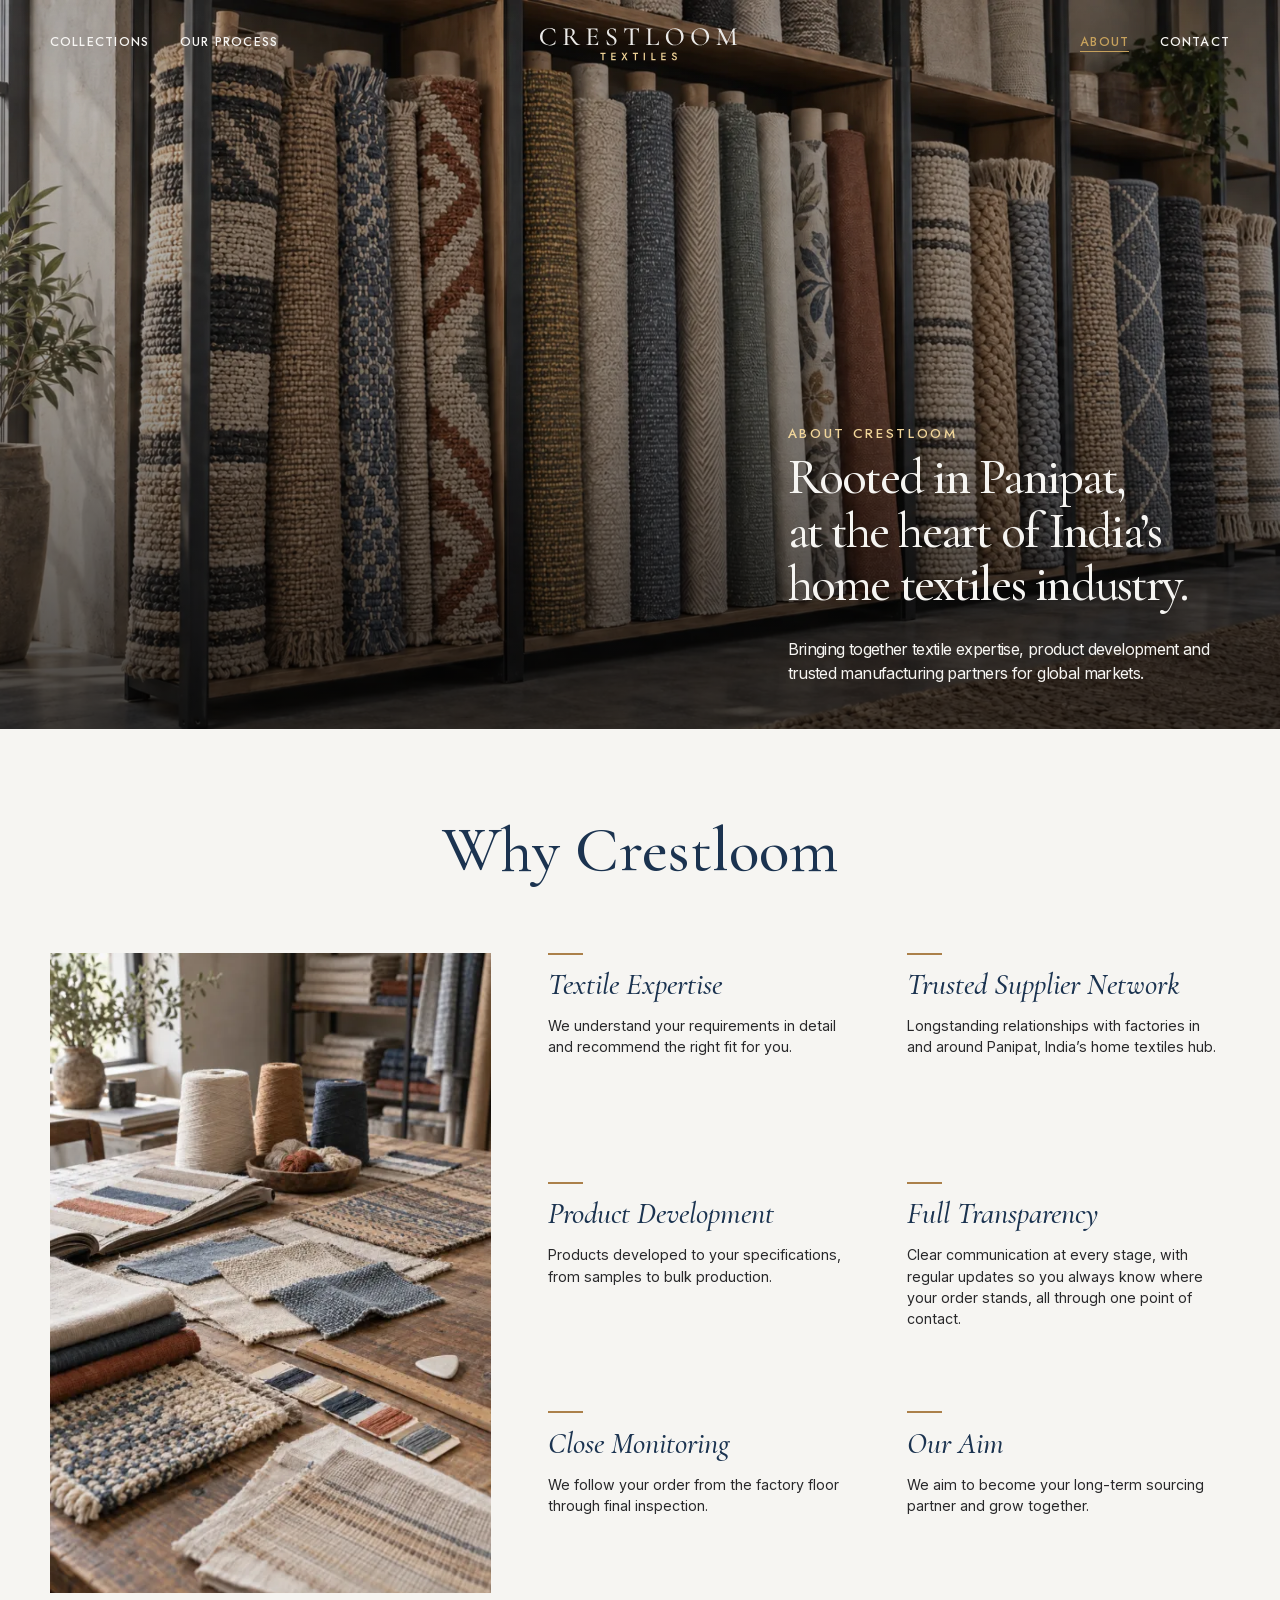
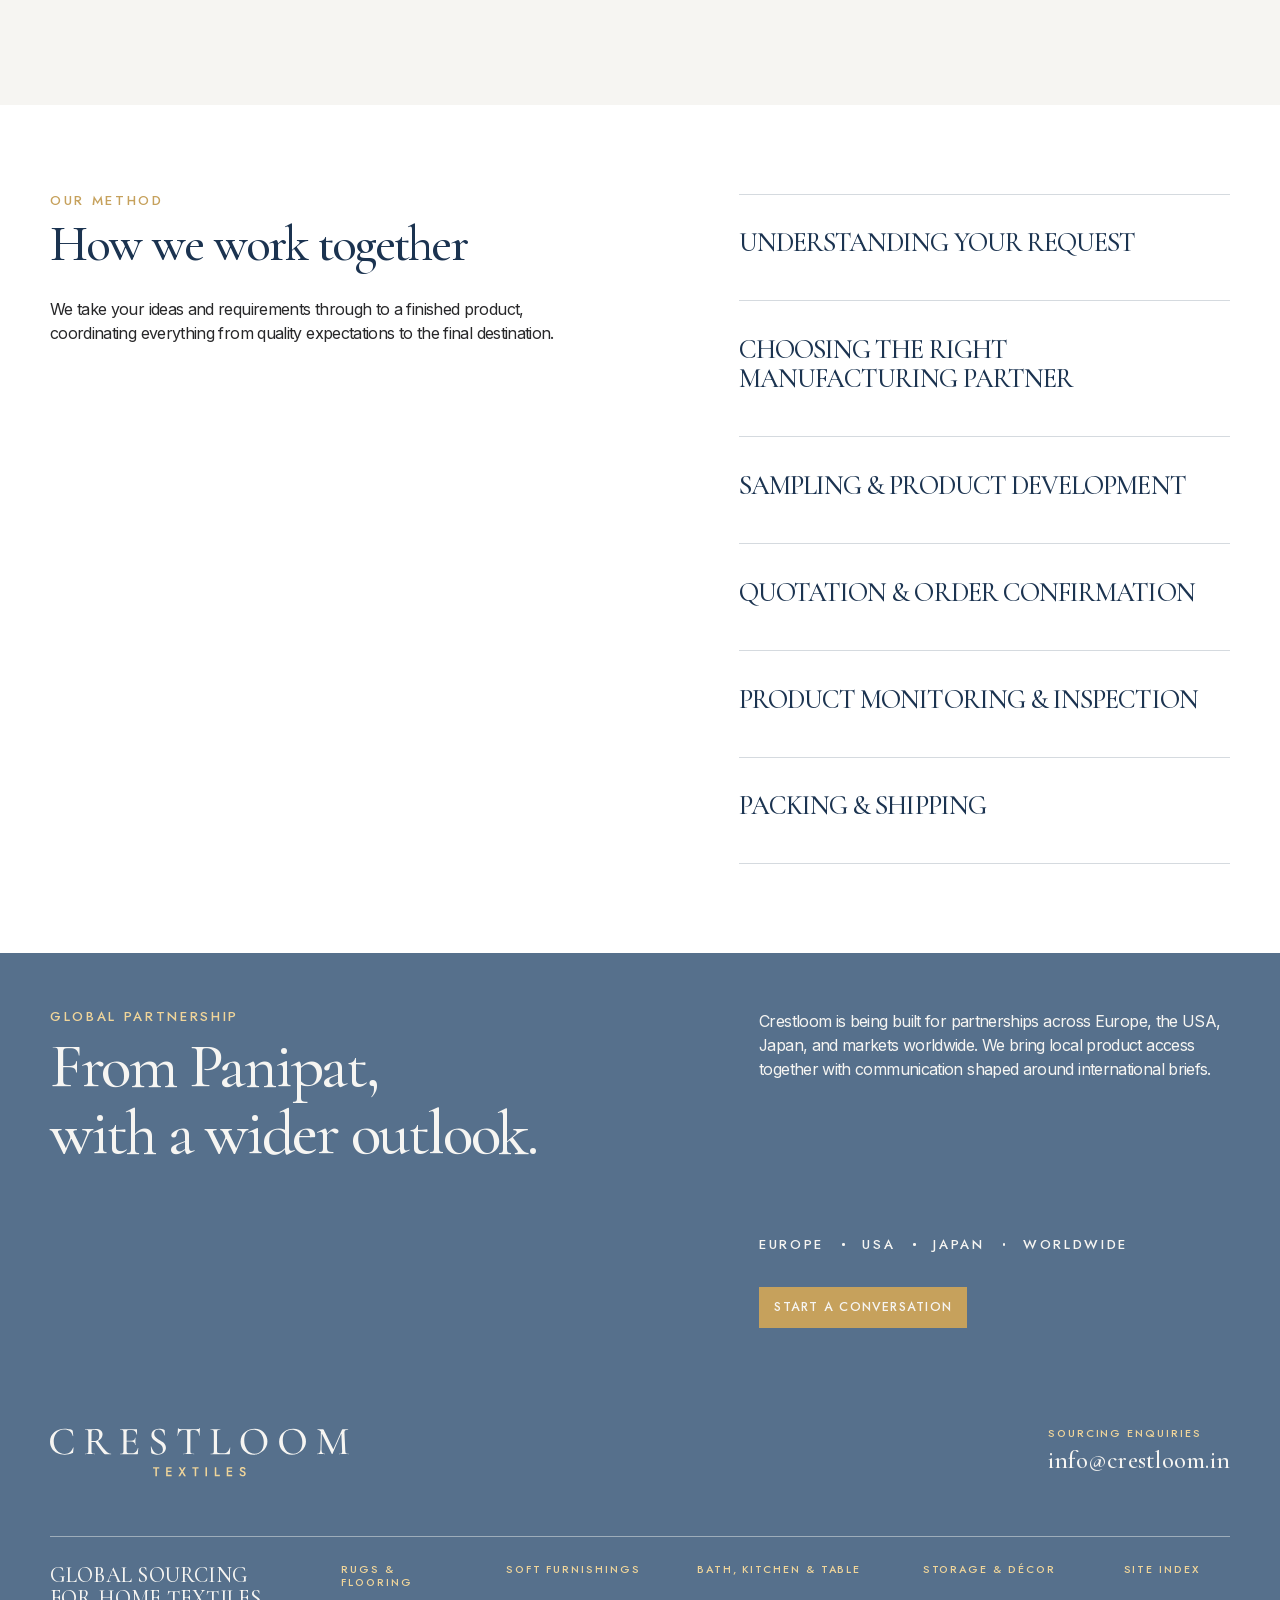
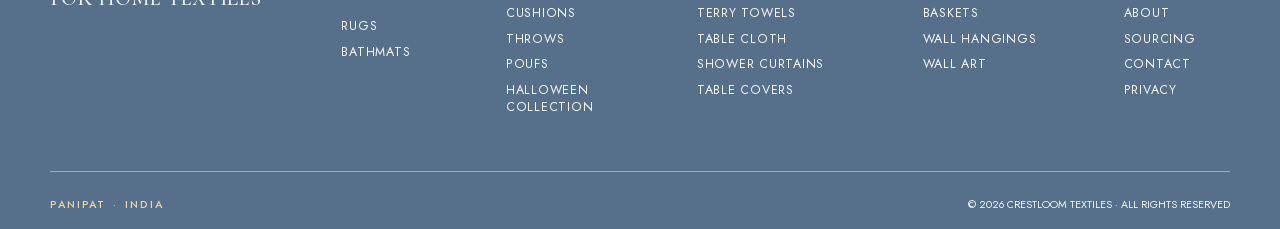
<file: about/index.html>
<!DOCTYPE html><html lang="en"><head><meta charset="utf-8"><meta name="viewport" content="width=device-width, initial-scale=1"><meta name="generator" content="Astro v7.3.2"><!--
      `js` is what every CSS start state hangs off: set it and elements start
      hidden for GSAP to bring in. We only set it when the machine can actually
      animate — otherwise the page renders in its finished state, no timelines.
      Software rendering (Chrome with graphics acceleration off, or a
      blocklisted GPU) makes full-screen blurs and crossfades crawl.
    --><script>
      (function () {
        var html = document.documentElement;
        // ?nomotion forces the static path, for checking it without a slow machine.
        var still =
          /[?&]nomotion\b/.test(location.search) ||
          matchMedia('(prefers-reduced-motion: reduce)').matches;
        if (!still) {
          try {
            var gl = document.createElement('canvas').getContext('webgl');
            var info = gl && gl.getExtension('WEBGL_debug_renderer_info');
            var renderer = info ? String(gl.getParameter(info.UNMASKED_RENDERER_WEBGL)) : '';
            // No WebGL at all, or a software rasteriser behind it.
            still = !gl || /swiftshader|llvmpipe|software|basic render/i.test(renderer);
          } catch (e) {
            still = true;
          }
        }
        html.classList.add(still ? 'no-motion' : 'js');
      })();
    </script><title>About — Crestloom Textile</title><meta name="description" content="Bringing together textile expertise, product development and trusted manufacturing partners for global markets."><link rel="canonical" href="https://www.crestloomtextiles.com/about/"><meta property="og:type" content="website"><meta property="og:site_name" content="Crestloom Textile"><meta property="og:locale" content="en_IN"><meta property="og:title" content="About — Crestloom Textile"><meta property="og:description" content="Bringing together textile expertise, product development and trusted manufacturing partners for global markets."><meta property="og:url" content="https://www.crestloomtextiles.com/about/"><meta property="og:image" content="https://www.crestloomtextiles.com/og.jpg"><meta property="og:image:type" content="image/jpeg"><meta property="og:image:width" content="1200"><meta property="og:image:height" content="630"><meta property="og:image:alt" content="Crestloom Textile — Rooted in craft. Ready for what’s next. Global sourcing for home textiles, Panipat, India."><meta name="twitter:card" content="summary_large_image"><meta name="twitter:title" content="About — Crestloom Textile"><meta name="twitter:description" content="Bringing together textile expertise, product development and trusted manufacturing partners for global markets."><meta name="twitter:image" content="https://www.crestloomtextiles.com/og.jpg"><meta name="twitter:image:alt" content="Crestloom Textile — Rooted in craft. Ready for what’s next. Global sourcing for home textiles, Panipat, India."><link rel="icon" href="/favicon.ico" sizes="32x32"><link rel="icon" type="image/svg+xml" href="/favicon.svg"><link rel="apple-touch-icon" href="/apple-touch-icon.png"><link rel="manifest" href="/site.webmanifest"><meta name="theme-color" content="#f6f5f2"><link rel="stylesheet" href="/_astro/Footer.DiXsnwiP.css"><link rel="stylesheet" href="/_astro/about.B1AVxYZm.css"><link rel="stylesheet" href="/_astro/Button.Ce_DVw5u.css"></head><body><script type="module" src="/_astro/Layout.astro_astro_type_script_index_0_lang.D6s9U6B4.js"></script><div class="page-wrapper"><main class="main-wrapper"><div class="about-page site-responsive"><header class="navbar is-light" data-astro-cid-l7arcky5><nav class="navbar_left" aria-label="Primary" data-astro-cid-l7arcky5><a href="/collections" class="text-style-nav text-link navbar_link" data-astro-cid-l7arcky5>Collections</a><a href="/#process" class="text-style-nav text-link navbar_link" data-astro-cid-l7arcky5>Our process</a></nav><a href="/" aria-label="Crestloom Textiles — home" data-astro-cid-l7arcky5="true" data-astro-cid-qisgtjgl="true" class="wordmark navbar_brand"><svg xmlns="http://www.w3.org/2000/svg" viewBox="0 0 260 58" role="img" aria-label="Crestloom Textiles" focusable="false"><g transform="translate(18 11) scale(0.38275862069)">
<g>
<g>
<path d="M28.6525 1.3979C30.6303 1.3979 32.452 1.50145 34.1176 1.70855C35.8352 1.86387 37.4226 2.14863 38.88 2.56282C40.3894 2.97701 41.8207 3.52064 43.174 4.1937C43.5903 4.34903 43.8245 4.53024 43.8766 4.73733C43.9807 4.89265 44.0588 5.28096 44.1108 5.90225L45.1258 15.6876C45.1258 15.7911 44.9696 15.8947 44.6573 15.9982C44.3971 16.05 44.2409 15.9723 44.1889 15.7652C42.8877 11.468 40.9099 8.23208 38.2554 6.05757C35.6009 3.83129 32.2178 2.71814 28.106 2.71814C23.9422 2.71814 20.2988 3.67596 17.1759 5.59161C14.053 7.50725 11.6067 10.2254 9.8371 13.746C8.06746 17.2149 7.18265 21.3309 7.18265 26.0942C7.18265 29.6148 7.72915 32.8507 8.82216 35.8018C9.91517 38.7529 11.4246 41.3416 13.3504 43.5679C15.3282 45.7424 17.5923 47.4251 20.1426 48.6159C22.745 49.8067 25.5296 50.4021 28.4964 50.4021C32.6602 50.4021 36.0173 49.3666 38.5677 47.2956C41.1701 45.2247 43.252 42.0665 44.8135 37.821C44.9176 37.6657 45.0997 37.6139 45.36 37.6657C45.6202 37.7174 45.7503 37.821 45.7503 37.9763L44.8915 46.8297C44.8395 47.451 44.7354 47.8393 44.5792 47.9946C44.4751 48.1499 44.2409 48.3311 43.8766 48.5382C41.2221 49.729 38.6718 50.5574 36.2255 51.0234C33.8313 51.5411 31.2549 51.8 28.4964 51.8C22.9793 51.8 18.0607 50.7386 13.7407 48.6159C9.47276 46.4414 6.11566 43.4644 3.66939 39.6849C1.22313 35.8536 0 31.4269 0 26.4048C0 22.6771 0.70265 19.2859 2.10795 16.2312C3.5653 13.1765 5.59518 10.536 8.19759 8.30974C10.8 6.08346 13.8188 4.37491 17.254 3.18411C20.7412 1.9933 24.5407 1.3979 28.6525 1.3979Z" fill="currentColor"/>
<path d="M107.266 50.7904C106.433 50.7904 105.054 49.8067 103.128 47.8393C101.254 45.8201 98.9899 42.9725 96.3354 39.2966C93.681 35.5688 90.6882 31.1421 87.3571 26.0165L92.588 24.3856C96.96 30.6503 100.655 35.6465 103.674 39.3742C106.745 43.1019 109.452 45.7942 111.794 47.451C114.136 49.056 116.374 49.8585 118.508 49.8585C118.664 49.8585 118.742 50.0138 118.742 50.3244C118.742 50.6351 118.664 50.7904 118.508 50.7904C115.593 50.7904 113.199 50.7904 111.325 50.7904C109.504 50.7904 108.15 50.7904 107.266 50.7904ZM88.5282 2.01919C92.9003 2.01919 96.2313 2.95113 98.5215 4.81499C100.864 6.62709 102.035 9.06047 102.035 12.1151C102.035 15.0145 101.202 17.6032 99.5364 19.8813C97.8709 22.1593 95.6848 23.9455 92.9783 25.2399C90.3239 26.5342 87.4612 27.1814 84.3904 27.1814C83.7658 27.1814 83.1152 27.1814 82.4386 27.1814C81.762 27.1296 81.1374 27.0779 80.5648 27.0261V44.4998C80.5648 46.0013 80.695 47.1403 80.9552 47.9169C81.2675 48.6936 81.8661 49.2113 82.7509 49.4702C83.6877 49.729 85.067 49.8585 86.8887 49.8585C87.0448 49.8585 87.1229 50.0138 87.1229 50.3244C87.1229 50.6351 87.0448 50.7904 86.8887 50.7904C85.5875 50.7904 84.1562 50.7645 82.5947 50.7127C81.0333 50.661 79.3157 50.6351 77.442 50.6351C75.6723 50.6351 73.9808 50.661 72.3673 50.7127C70.7538 50.7645 69.2964 50.7904 67.9952 50.7904C67.8391 50.7904 67.761 50.6351 67.761 50.3244C67.761 50.0138 67.8391 49.8585 67.9952 49.8585C69.7649 49.8585 71.0921 49.729 71.9769 49.4702C72.9138 49.2113 73.5383 48.6936 73.8506 47.9169C74.215 47.1403 74.3971 46.0013 74.3971 44.4998V8.54273C74.3971 7.04128 74.241 5.92814 73.9287 5.2033C73.6164 4.42669 73.0179 3.90894 72.133 3.65007C71.2482 3.33943 69.895 3.18411 68.0733 3.18411C67.9692 3.18411 67.9171 3.02879 67.9171 2.71814C67.9171 2.4075 67.9692 2.25218 68.0733 2.25218C69.3745 2.25218 70.8058 2.30395 72.3673 2.4075C73.9808 2.45927 75.6723 2.48516 77.442 2.48516C79.1075 2.48516 80.9812 2.4075 83.0632 2.25218C85.1451 2.09685 86.9668 2.01919 88.5282 2.01919ZM95.6328 14.6003C95.6328 11.701 95.2424 9.44878 94.4617 7.84378C93.681 6.18701 92.562 5.02209 91.1046 4.34902C89.6993 3.67596 88.0338 3.33943 86.108 3.33943C84.1301 3.33943 82.6988 3.70185 81.814 4.42669C80.9812 5.09975 80.5648 6.52354 80.5648 8.69805V25.0846C81.2935 25.1363 82.0742 25.1881 82.907 25.2399C83.7918 25.2917 84.5465 25.3175 85.1711 25.3175C89.0227 25.3175 91.7292 24.4374 93.2906 22.6771C94.8521 20.9167 95.6328 18.2245 95.6328 14.6003Z" fill="currentColor"/>
<path d="M169.489 50.7904H136.23C136.074 50.7904 135.996 50.6351 135.996 50.3244C135.996 50.0138 136.074 49.8585 136.23 49.8585C138 49.8585 139.327 49.729 140.212 49.4702C141.149 49.2113 141.773 48.6936 142.086 47.9169C142.398 47.1403 142.554 46.0013 142.554 44.4998V8.54273C142.554 7.04128 142.398 5.92814 142.086 5.2033C141.773 4.42669 141.149 3.90894 140.212 3.65007C139.327 3.33943 138 3.18411 136.23 3.18411C136.074 3.18411 135.996 3.02879 135.996 2.71814C135.996 2.4075 136.074 2.25218 136.23 2.25218H168.084C168.604 2.25218 168.864 2.48516 168.864 2.95112L169.02 12.7364C169.02 12.8918 168.864 12.9953 168.552 13.0471C168.292 13.0471 168.136 12.9694 168.084 12.8141C167.719 9.96652 166.704 7.81789 165.039 6.36822C163.373 4.86677 161.187 4.11604 158.481 4.11604H154.499C152.938 4.11604 151.74 4.24548 150.908 4.50435C150.075 4.76322 149.502 5.25507 149.19 5.97991C148.878 6.65298 148.722 7.6108 148.722 8.85337V44.1892C148.722 45.4318 148.852 46.4155 149.112 47.1403C149.424 47.8134 149.971 48.3052 150.752 48.6159C151.532 48.8748 152.625 49.0042 154.031 49.0042H159.183C162.15 49.0042 164.596 48.1499 166.522 46.4414C168.448 44.6811 169.775 42.1959 170.504 38.9859C170.504 38.8306 170.66 38.7788 170.972 38.8306C171.285 38.8824 171.441 38.9859 171.441 39.1412C171.233 40.5391 171.05 42.2218 170.894 44.1892C170.738 46.1566 170.66 47.9687 170.66 49.6255C170.66 50.4021 170.27 50.7904 169.489 50.7904ZM165.117 32.9283C165.117 30.702 164.466 29.0712 163.165 28.0357C161.916 26.9484 159.886 26.4048 157.075 26.4048H145.755V24.6186H157.31C159.964 24.6186 161.916 24.1785 163.165 23.2983C164.414 22.3664 165.039 20.9426 165.039 19.027C165.039 18.9234 165.169 18.8717 165.429 18.8717C165.741 18.8717 165.898 18.9234 165.898 19.027C165.898 20.632 165.872 21.8746 165.82 22.7547C165.82 23.6349 165.82 24.5668 165.82 25.5505C165.82 26.7413 165.846 27.9321 165.898 29.1229C166.002 30.3137 166.054 31.5822 166.054 32.9283C166.054 33.0319 165.898 33.0837 165.585 33.0837C165.273 33.0837 165.117 33.0319 165.117 32.9283Z" fill="currentColor"/>
<path d="M202.305 10.9502C202.305 13.0212 202.825 14.8074 203.866 16.3088C204.907 17.8103 206.26 19.1564 207.926 20.3472C209.591 21.4863 211.361 22.6253 213.235 23.7643C215.161 24.9033 217.008 26.12 218.778 27.4144C220.6 28.7087 222.083 30.2361 223.228 31.9964C224.425 33.7049 225.024 35.8018 225.024 38.287C225.024 40.8239 224.347 43.1019 222.994 45.1211C221.693 47.1403 219.819 48.7453 217.373 49.9361C214.978 51.1269 212.09 51.7223 208.707 51.7223C207.353 51.7223 205.974 51.5929 204.569 51.334C203.215 51.1269 201.914 50.8163 200.665 50.4021C199.416 49.9879 198.271 49.4702 197.23 48.8489C197.022 48.6936 196.84 48.5123 196.683 48.3052C196.579 48.0981 196.527 47.7875 196.527 47.3733L195.747 36.2678C195.695 36.0089 195.799 35.8795 196.059 35.8795C196.371 35.8277 196.553 35.9053 196.605 36.1124C197.074 37.7174 197.698 39.3483 198.479 41.0051C199.26 42.6619 200.197 44.1892 201.29 45.5871C202.383 46.9332 203.684 48.0464 205.193 48.9265C206.755 49.8067 208.55 50.2468 210.58 50.2468C211.986 50.2468 213.339 49.9879 214.64 49.4702C215.993 48.9524 217.086 48.0981 217.919 46.9073C218.752 45.6648 219.168 43.9562 219.168 41.7817C219.168 39.2966 218.622 37.1997 217.529 35.4912C216.436 33.7826 215.03 32.307 213.313 31.0645C211.595 29.8219 209.774 28.6311 207.848 27.4921C206.026 26.353 204.256 25.1622 202.539 23.9196C200.873 22.6771 199.52 21.2533 198.479 19.6483C197.438 17.9915 196.918 15.9982 196.918 13.6684C196.918 10.8726 197.646 8.56862 199.104 6.75652C200.613 4.94443 202.513 3.5983 204.803 2.71814C207.145 1.83798 209.539 1.3979 211.986 1.3979C213.599 1.3979 215.239 1.55322 216.904 1.86387C218.57 2.17451 220.079 2.61459 221.432 3.18411C221.901 3.39121 222.213 3.62419 222.369 3.88306C222.525 4.09016 222.603 4.32314 222.603 4.58201L222.994 14.2897C222.994 14.445 222.864 14.5485 222.603 14.6003C222.343 14.6521 222.161 14.5744 222.057 14.3673C221.901 13.4872 221.562 12.3999 221.042 11.1055C220.522 9.75942 219.819 8.46507 218.934 7.22249C218.049 5.92814 216.904 4.86677 215.499 4.03838C214.146 3.15822 212.48 2.71814 210.502 2.71814C208.681 2.71814 207.171 3.10645 205.974 3.88306C204.777 4.6079 203.866 5.5916 203.242 6.83418C202.617 8.02499 202.305 9.397 202.305 10.9502Z" fill="currentColor"/>
<path d="M259.872 3.8054C256.645 3.8054 254.12 4.71144 252.299 6.52354C250.477 8.28386 249.124 11.1314 248.239 15.0663C248.187 15.1698 248.005 15.2216 247.692 15.2216C247.432 15.2216 247.302 15.1439 247.302 14.9886C247.406 14.3155 247.51 13.3577 247.614 12.1151C247.771 10.8726 247.901 9.52644 248.005 8.07676C248.109 6.62709 248.187 5.22919 248.239 3.88306C248.343 2.53693 248.395 1.42379 248.395 0.54363C248.395 0.28476 248.551 0.155325 248.864 0.155325C249.176 0.155325 249.332 0.28476 249.332 0.54363C249.332 1.06137 249.592 1.44968 250.113 1.70855C250.633 1.91564 251.232 2.07097 251.908 2.17451C252.585 2.22629 253.158 2.25218 253.626 2.25218C258.102 2.4075 263.333 2.48516 269.318 2.48516C272.962 2.48516 275.877 2.45927 278.063 2.4075C280.249 2.30395 282.357 2.25218 284.386 2.25218C286.156 2.25218 287.509 2.14863 288.446 1.94153C289.435 1.68266 290.06 1.13903 290.32 0.310645C290.372 0.103548 290.528 0 290.788 0C291.101 0 291.257 0.103548 291.257 0.310645C291.153 1.08726 291.049 2.17451 290.944 3.57241C290.892 4.97031 290.814 6.41999 290.71 7.92144C290.658 9.42289 290.606 10.8208 290.554 12.1151C290.502 13.4095 290.476 14.3673 290.476 14.9886C290.476 15.1439 290.32 15.2216 290.008 15.2216C289.747 15.2216 289.617 15.1439 289.617 14.9886C289.253 10.9502 288.212 8.07676 286.494 6.36822C284.777 4.65967 282.226 3.8054 278.843 3.8054C277.022 3.8054 275.642 3.93483 274.705 4.1937C273.821 4.4008 273.222 4.84088 272.91 5.51395C272.65 6.18701 272.519 7.24837 272.519 8.69805V44.4998C272.519 46.0013 272.676 47.1403 272.988 47.9169C273.352 48.6936 274.029 49.2113 275.018 49.4702C276.059 49.729 277.646 49.8585 279.78 49.8585C279.884 49.8585 279.936 50.0138 279.936 50.3244C279.936 50.6351 279.884 50.7904 279.78 50.7904C278.375 50.7904 276.787 50.7645 275.018 50.7127C273.3 50.661 271.4 50.6351 269.318 50.6351C267.341 50.6351 265.467 50.661 263.697 50.7127C261.98 50.7645 260.392 50.7904 258.935 50.7904C258.779 50.7904 258.701 50.6351 258.701 50.3244C258.701 50.0138 258.779 49.8585 258.935 49.8585C260.965 49.8585 262.5 49.729 263.541 49.4702C264.634 49.2113 265.363 48.6936 265.727 47.9169C266.091 47.1403 266.274 46.0013 266.274 44.4998V8.54273C266.274 7.14483 266.118 6.10934 265.805 5.43628C265.493 4.71144 264.868 4.27136 263.931 4.11604C262.995 3.90895 261.641 3.8054 259.872 3.8054Z" fill="currentColor"/>
<path d="M324.285 8.62039V44.1892C324.285 45.5353 324.416 46.5708 324.676 47.2956C324.988 47.9687 325.535 48.4347 326.315 48.6936C327.148 48.9006 328.371 49.0042 329.985 49.0042H336.621C340.004 49.0042 342.763 48.0205 344.896 46.0531C347.03 44.0857 348.436 41.4711 349.112 38.2093C349.112 38.054 349.242 38.0022 349.503 38.054C349.815 38.054 349.971 38.1316 349.971 38.287C349.815 39.7884 349.659 41.6005 349.503 43.7232C349.347 45.846 349.269 47.8134 349.269 49.6255C349.269 50.4021 348.878 50.7904 348.097 50.7904H311.716C311.612 50.7904 311.56 50.6351 311.56 50.3244C311.56 50.0138 311.612 49.8585 311.716 49.8585C313.537 49.8585 314.891 49.729 315.776 49.4702C316.712 49.2113 317.337 48.6936 317.649 47.9169C317.962 47.1403 318.118 46.0013 318.118 44.4998V8.54273C318.118 7.04128 317.962 5.92814 317.649 5.2033C317.337 4.42669 316.712 3.90894 315.776 3.65007C314.891 3.33943 313.537 3.18411 311.716 3.18411C311.612 3.18411 311.56 3.02879 311.56 2.71814C311.56 2.4075 311.612 2.25218 311.716 2.25218C312.965 2.25218 314.396 2.30395 316.01 2.4075C317.675 2.45927 319.393 2.48516 321.163 2.48516C323.036 2.48516 324.754 2.45927 326.315 2.4075C327.929 2.30395 329.36 2.25218 330.609 2.25218C330.713 2.25218 330.765 2.4075 330.765 2.71814C330.765 3.02879 330.713 3.18411 330.609 3.18411C328.788 3.18411 327.434 3.33943 326.549 3.65007C325.665 3.90894 325.066 4.42669 324.754 5.2033C324.442 5.97991 324.285 7.11894 324.285 8.62039Z" fill="currentColor"/>
<path d="M394.741 51.7223C390.994 51.7223 387.585 51.0752 384.514 49.7808C381.495 48.4347 378.892 46.5967 376.706 44.2669C374.572 41.937 372.907 39.2707 371.71 36.2678C370.565 33.2131 369.992 29.9772 369.992 26.5601C369.992 22.3664 370.799 18.6905 372.412 15.5322C374.078 12.374 376.264 9.75942 378.971 7.68846C381.677 5.56572 384.644 3.98661 387.871 2.95112C391.098 1.91564 394.299 1.3979 397.474 1.3979C401.325 1.3979 404.76 2.09685 407.779 3.49475C410.85 4.84088 413.452 6.67886 415.586 9.00869C417.72 11.3385 419.334 13.979 420.427 16.9301C421.572 19.8813 422.144 22.91 422.144 26.0165C422.144 29.6407 421.416 33.006 419.958 36.1124C418.501 39.2189 416.497 41.937 413.947 44.2669C411.449 46.5967 408.534 48.4347 405.203 49.7808C401.924 51.0752 398.437 51.7223 394.741 51.7223ZM397.474 50.0138C400.753 50.0138 403.719 49.1854 406.374 47.5286C409.08 45.8201 411.188 43.3608 412.698 40.1508C414.259 36.8891 415.04 32.9024 415.04 28.191C415.04 23.376 414.181 19.1046 412.464 15.3769C410.798 11.5974 408.404 8.64628 405.281 6.52354C402.21 4.34902 398.541 3.26177 394.273 3.26177C388.808 3.26177 384.566 5.09975 381.547 8.77571C378.58 12.4517 377.097 17.4738 377.097 23.842C377.097 27.5179 377.565 30.9609 378.502 34.1709C379.491 37.3291 380.896 40.099 382.718 42.4807C384.54 44.8623 386.7 46.7261 389.198 48.0723C391.696 49.3666 394.455 50.0138 397.474 50.0138Z" fill="currentColor"/>
<path d="M469.609 51.7223C465.862 51.7223 462.453 51.0752 459.382 49.7808C456.363 48.4347 453.76 46.5967 451.574 44.2669C449.44 41.937 447.775 39.2707 446.578 36.2678C445.433 33.2131 444.86 29.9772 444.86 26.5601C444.86 22.3664 445.667 18.6905 447.28 15.5322C448.946 12.374 451.132 9.75942 453.839 7.68846C456.545 5.56572 459.512 3.98661 462.739 2.95112C465.966 1.91564 469.167 1.3979 472.342 1.3979C476.193 1.3979 479.628 2.09685 482.647 3.49475C485.718 4.84088 488.32 6.67886 490.454 9.00869C492.588 11.3385 494.202 13.979 495.295 16.9301C496.44 19.8813 497.012 22.91 497.012 26.0165C497.012 29.6407 496.284 33.006 494.826 36.1124C493.369 39.2189 491.365 41.937 488.815 44.2669C486.317 46.5967 483.402 48.4347 480.071 49.7808C476.792 51.0752 473.305 51.7223 469.609 51.7223ZM472.342 50.0138C475.621 50.0138 478.587 49.1854 481.242 47.5286C483.948 45.8201 486.056 43.3608 487.566 40.1508C489.127 36.8891 489.908 32.9024 489.908 28.191C489.908 23.376 489.049 19.1046 487.332 15.3769C485.666 11.5974 483.272 8.64628 480.149 6.52354C477.078 4.34902 473.409 3.26177 469.141 3.26177C463.676 3.26177 459.434 5.09975 456.415 8.77571C453.448 12.4517 451.965 17.4738 451.965 23.842C451.965 27.5179 452.433 30.9609 453.37 34.1709C454.359 37.3291 455.764 40.099 457.586 42.4807C459.408 44.8623 461.568 46.7261 464.066 48.0723C466.564 49.3666 469.323 50.0138 472.342 50.0138Z" fill="currentColor"/>
<path d="M525.193 41.937L525.974 4.03838L527.926 4.1937L527.145 41.937C527.093 44.6293 527.562 46.6226 528.55 47.9169C529.591 49.2113 531.309 49.8585 533.703 49.8585C533.859 49.8585 533.937 50.0138 533.937 50.3244C533.937 50.6351 533.859 50.7904 533.703 50.7904C532.558 50.7904 531.387 50.7645 530.19 50.7127C528.993 50.661 527.64 50.6351 526.13 50.6351C524.725 50.6351 523.398 50.661 522.148 50.7127C520.899 50.7645 519.728 50.7904 518.635 50.7904C518.531 50.7904 518.479 50.6351 518.479 50.3244C518.479 50.0138 518.531 49.8585 518.635 49.8585C520.821 49.8585 522.435 49.2113 523.476 47.9169C524.569 46.6226 525.141 44.6293 525.193 41.937ZM579.844 49.8585C579.948 49.8585 580 50.0138 580 50.3244C580 50.6351 579.948 50.7904 579.844 50.7904C578.543 50.7904 577.085 50.7645 575.472 50.7127C573.858 50.661 572.141 50.6351 570.319 50.6351C568.602 50.6351 566.988 50.661 565.479 50.7127C563.969 50.7645 562.616 50.7904 561.419 50.7904C561.263 50.7904 561.185 50.6351 561.185 50.3244C561.185 50.0138 561.263 49.8585 561.419 49.8585C563.969 49.8585 565.609 49.5219 566.337 48.8489C567.066 48.1758 567.352 46.7261 567.196 44.4998L565.635 7.92144L568.68 3.57241L548.459 50.2468C548.407 50.4539 548.199 50.5574 547.834 50.5574C547.522 50.5574 547.314 50.4539 547.21 50.2468L526.833 8.69805C525.011 5.02209 522.461 3.18411 519.182 3.18411C519.078 3.18411 519.026 3.02879 519.026 2.71814C519.026 2.4075 519.078 2.25218 519.182 2.25218C520.119 2.25218 521.081 2.27806 522.07 2.32984C523.111 2.38161 523.996 2.4075 524.725 2.4075C525.714 2.4075 526.599 2.38161 527.379 2.32984C528.212 2.27806 528.837 2.25218 529.253 2.25218C529.982 2.25218 530.554 2.51105 530.971 3.02879C531.387 3.49476 532.012 4.58201 532.844 6.29056L550.567 42.0924L547.678 47.0627L566.494 4.1937C566.754 3.57241 567.066 3.10645 567.43 2.7958C567.847 2.43339 568.315 2.25218 568.836 2.25218C569.2 2.25218 569.642 2.27806 570.163 2.32984C570.735 2.38161 571.386 2.4075 572.115 2.4075C573.572 2.4075 574.795 2.38161 575.784 2.32984C576.773 2.27806 577.788 2.25218 578.829 2.25218C578.933 2.25218 578.985 2.4075 578.985 2.71814C578.985 3.02879 578.933 3.18411 578.829 3.18411C576.331 3.18411 574.509 3.5983 573.364 4.42669C572.219 5.2033 571.672 6.65298 571.724 8.77571L573.364 44.4998C573.468 46.0013 573.676 47.1403 573.988 47.9169C574.301 48.6936 574.899 49.2113 575.784 49.4702C576.669 49.729 578.022 49.8585 579.844 49.8585Z" fill="currentColor"/>
</g>
<g transform="translate(290 87) scale(1.25) translate(-290 -87)">
<path d="M200 78.8125V76.0988H212.161V78.8125H207.551V93.5266H204.585V78.8125H200Z" fill="var(--wordmark-accent, var(--color--gold))"/>
<path d="M227.336 93.5266V90.9373H236.133V93.5266H227.336ZM227.336 78.688V76.0988H236.133V78.688H227.336ZM227.336 85.46V82.9205H235.634V85.46H227.336ZM225.516 76.0988H228.407V93.5266H225.516V76.0988Z" fill="var(--wordmark-accent, var(--color--gold))"/>
<path d="M260.014 76.0988H263.602L258.319 84.4641L263.976 93.5266H260.388L256.65 86.8293L252.787 93.5266H249.223L255.005 84.4641L249.846 76.0988H253.41L256.674 81.9993L260.014 76.0988Z" fill="var(--wordmark-accent, var(--color--gold))"/>
<path d="M276.329 78.8125V76.0988H288.491V78.8125H283.88V93.5266H280.915V78.8125H276.329Z" fill="var(--wordmark-accent, var(--color--gold))"/>
<path d="M301.846 76.0988H304.811V93.5266H301.846V76.0988Z" fill="var(--wordmark-accent, var(--color--gold))"/>
<path d="M319.923 76.0988H322.864V90.8875H329.791V93.5266H319.923V76.0988Z" fill="var(--wordmark-accent, var(--color--gold))"/>
<path d="M344.954 93.5266V90.9373H353.751V93.5266H344.954ZM344.954 78.688V76.0988H353.751V78.688H344.954ZM344.954 85.46V82.9205H353.253V85.46H344.954ZM343.135 76.0988H346.026V93.5266H343.135V76.0988Z" fill="var(--wordmark-accent, var(--color--gold))"/>
<path d="M369.733 87.9248C370.115 88.5887 370.522 89.1779 370.954 89.6924C371.402 90.1904 371.892 90.5804 372.424 90.8626C372.956 91.1282 373.554 91.2609 374.218 91.2609C375.016 91.2609 375.664 91.0452 376.162 90.6136C376.661 90.1821 376.91 89.626 376.91 88.9455C376.91 88.2982 376.752 87.7837 376.436 87.4019C376.121 87.0036 375.68 86.6716 375.116 86.4061C374.567 86.1239 373.928 85.85 373.197 85.5845C372.765 85.4351 372.283 85.2359 371.751 84.9869C371.22 84.7214 370.713 84.3977 370.231 84.016C369.749 83.6176 369.351 83.1363 369.035 82.5719C368.719 81.991 368.561 81.2939 368.561 80.4806C368.561 79.5511 368.802 78.7378 369.284 78.0407C369.766 77.327 370.414 76.7793 371.228 76.3975C372.059 75.9992 372.997 75.8 374.044 75.8C375.074 75.8 375.971 75.9826 376.735 76.3477C377.5 76.7129 378.139 77.1776 378.654 77.742C379.186 78.3063 379.601 78.8955 379.9 79.5096L377.508 80.8541C377.292 80.4225 377.018 80.0242 376.686 79.659C376.353 79.2773 375.963 78.9785 375.514 78.7627C375.082 78.5304 374.576 78.4142 373.994 78.4142C373.18 78.4142 372.582 78.605 372.2 78.9868C371.818 79.352 371.627 79.7835 371.627 80.2814C371.627 80.7296 371.76 81.1362 372.025 81.5014C372.308 81.8499 372.74 82.1819 373.321 82.4973C373.903 82.8126 374.659 83.1363 375.589 83.4682C376.104 83.6508 376.619 83.8832 377.134 84.1653C377.666 84.4475 378.148 84.8044 378.58 85.2359C379.011 85.6509 379.352 86.1405 379.601 86.7048C379.867 87.2691 380 87.9331 380 88.6966C380 89.5099 379.842 90.2402 379.527 90.8875C379.211 91.5348 378.779 92.0825 378.231 92.5307C377.682 92.9622 377.059 93.2942 376.362 93.5266C375.68 93.7755 374.966 93.9 374.218 93.9C373.188 93.9 372.233 93.7008 371.353 93.3025C370.489 92.8875 369.733 92.3398 369.085 91.6593C368.437 90.9788 367.922 90.2402 367.54 89.4435L369.733 87.9248Z" fill="var(--wordmark-accent, var(--color--gold))"/>
</g>
</g>
</g></svg></a><nav class="navbar_right" aria-label="Secondary" data-astro-cid-l7arcky5><a href="/about" class="text-style-nav text-link navbar_link" aria-current="page" data-astro-cid-l7arcky5>About</a><a href="/contact" class="text-style-nav text-link navbar_link" data-astro-cid-l7arcky5>Contact</a></nav><button class="text-style-nav navbar_toggle" type="button" aria-expanded="false" aria-controls="navbar-menu" data-astro-cid-l7arcky5><span class="navbar_toggle-icon" aria-hidden="true" data-astro-cid-l7arcky5><span data-astro-cid-l7arcky5></span><span data-astro-cid-l7arcky5></span><span data-astro-cid-l7arcky5></span></span><span class="navbar_toggle-label" data-astro-cid-l7arcky5>Menu</span></button><div class="navbar_menu" id="navbar-menu" hidden data-astro-cid-l7arcky5><p class="navbar_explore" data-astro-cid-l7arcky5>Explore</p><a href="/collections" class="text-style-nav text-link navbar_link" data-astro-cid-l7arcky5>Collections</a><a href="/#process" class="text-style-nav text-link navbar_link" data-astro-cid-l7arcky5>Our process</a><a href="/about" class="text-style-nav text-link navbar_link" aria-current="page" data-astro-cid-l7arcky5>About</a><a href="/contact" class="text-style-nav text-link navbar_link" data-astro-cid-l7arcky5>Contact</a><a href="mailto:info@crestloom.in" class="navbar_email" data-astro-cid-l7arcky5>info@crestloom.in</a></div></header><script type="module" src="/_astro/Navbar.astro_astro_type_script_index_0_lang.C_Nj2dT8.js"></script><section class="about-hero" data-reveal-section data-astro-cid-cvz4ynoi><img src="/_astro/about-showroom.BrkD-sd4_1rq2LJ.webp" srcset="/_astro/about-showroom.BrkD-sd4_Z1I2DkF.webp 800w, /_astro/about-showroom.BrkD-sd4_1iHita.webp 1200w, /_astro/about-showroom.BrkD-sd4_2ikNEx.webp 1662w" alt="Rugs displayed in a Panipat textile showroom" sizes="100vw" loading="eager" fetchpriority="high" data-astro-cid-cvz4ynoi="true" decoding="async" width="1672" height="941" class="about-hero_image"><img src="/_astro/about-hero-texture.C1zfDZFS_EvbaO.webp" alt aria-hidden="true" data-astro-cid-cvz4ynoi="true" loading="lazy" decoding="async" width="1024" height="584" class="about-hero_texture"><div class="about-hero_overlay" aria-hidden="true" data-astro-cid-cvz4ynoi></div><div class="about-hero_content padding-global" data-astro-cid-cvz4ynoi><div class="container-large about-hero_inner" data-astro-cid-cvz4ynoi><div class="about-hero_copy" data-reveal-group data-astro-cid-cvz4ynoi><div class="about-hero_heading-block" data-astro-cid-cvz4ynoi><p data-reveal="lines" data-astro-cid-cvz4ynoi="true" class="lines text-style-tagline text-color-sandy-gold"><span class="lines_mask"><span class="lines_inner">About Crestloom</span></span></p><h1 data-reveal="lines" data-astro-cid-cvz4ynoi="true" class="lines heading-style-h2 about-hero_heading"><span class="lines_mask"><span class="lines_inner">Rooted in Panipat,</span></span> <span class="lines_mask"><span class="lines_inner">at the heart of India’s home textiles industry.</span></span></h1></div><p class="text-size-large about-hero_intro" data-reveal="fade" data-astro-cid-cvz4ynoi>Bringing together textile expertise, product development and trusted manufacturing partners for global markets.</p></div></div></div></section><script type="module" src="/_astro/AboutHero.astro_astro_type_script_index_0_lang.ChQ-6vw_.js"></script><section class="about-origin padding-global" data-reveal-section><div class="container-large about-origin_inner"><h2 data-reveal="lines" class="lines heading-style-h1 about-origin_heading"><span class="lines_mask"><span class="lines_inner">Why Crestloom</span></span></h2><div class="about-origin_spread"><img src="/_astro/about-textile-study.Hk4i7sJk_a71Na.webp" srcset="/_astro/about-textile-study.Hk4i7sJk_1f7fva.webp 496w, /_astro/about-textile-study.Hk4i7sJk_GsCXm.webp 688w, /_astro/about-textile-study.Hk4i7sJk_Z2nykaT.webp 992w, /_astro/about-textile-study.Hk4i7sJk_a71Na.webp 1024w" alt="Textile samples and woven rugs arranged on a studio table" sizes="(max-width: 991px) 100vw, 35vw" loading="lazy" decoding="async" width="1024" height="1536" class="about-origin_image"><div class="about-origin_statements" data-reveal-group><article class="about-origin_statement" data-reveal><span class="about-origin_mark" aria-hidden="true"></span><h3>Textile Expertise</h3><p>We understand your requirements in detail and recommend the right fit for you.</p></article><article class="about-origin_statement" data-reveal><span class="about-origin_mark" aria-hidden="true"></span><h3>Trusted Supplier Network</h3><p>Longstanding relationships with factories in and around Panipat, India’s home textiles hub.</p></article><article class="about-origin_statement" data-reveal><span class="about-origin_mark" aria-hidden="true"></span><h3>Product Development</h3><p>Products developed to your specifications, from samples to bulk production.</p></article><article class="about-origin_statement" data-reveal><span class="about-origin_mark" aria-hidden="true"></span><h3>Full Transparency</h3><p>Clear communication at every stage, with regular updates so you always know where your order stands, all through one point of contact.</p></article><article class="about-origin_statement" data-reveal><span class="about-origin_mark" aria-hidden="true"></span><h3>Close Monitoring</h3><p>We follow your order from the factory floor through final inspection.</p></article><article class="about-origin_statement" data-reveal><span class="about-origin_mark" aria-hidden="true"></span><h3>Our Aim</h3><p>We aim to become your long-term sourcing partner and grow together.</p></article></div></div></div></section><section class="about-approach padding-global" id="process" data-reveal-section><div class="container-large about-approach_inner"><div class="about-approach_copy" data-reveal-group><div class="about-approach_heading-block"><p data-reveal="lines" class="lines text-style-tagline text-color-sandy-brown"><span class="lines_mask"><span class="lines_inner">Our method</span></span></p><h2 data-reveal="lines" class="lines heading-style-h2"><span class="lines_mask"><span class="lines_inner">How we work together</span></span></h2></div><p class="text-size-large" data-reveal="fade">We take your ideas and requirements through to a finished product, coordinating everything from quality expectations to the final destination.</p></div><ol class="about-approach_steps" data-reveal-group><li class="about-approach_step" data-reveal><h3 class="heading-style-h4">Understanding your request</h3></li><li class="about-approach_step" data-reveal><h3 class="heading-style-h4">Choosing the right manufacturing partner</h3></li><li class="about-approach_step" data-reveal><h3 class="heading-style-h4">Sampling &amp; product development</h3></li><li class="about-approach_step" data-reveal><h3 class="heading-style-h4">Quotation &amp; order confirmation</h3></li><li class="about-approach_step" data-reveal><h3 class="heading-style-h4">Product monitoring &amp; inspection</h3></li><li class="about-approach_step" data-reveal><h3 class="heading-style-h4">Packing &amp; shipping</h3></li></ol></div></section><section class="about-global padding-global padding-section-medium" data-reveal-section data-astro-cid-d6abfnww><div class="container-large about-global_inner" data-astro-cid-d6abfnww><div class="about-global_heading-block" data-reveal-group data-astro-cid-d6abfnww><p data-reveal="lines" data-astro-cid-d6abfnww="true" class="lines text-style-tagline text-color-sandy-gold"><span class="lines_mask"><span class="lines_inner">Global partnership</span></span></p><h2 data-reveal="lines" data-astro-cid-d6abfnww="true" class="lines heading-style-h1 about-global_heading"><span class="lines_mask"><span class="lines_inner">From Panipat,</span></span> <span class="lines_mask"><span class="lines_inner">with a wider outlook.</span></span></h2></div><div class="about-global_side" data-reveal-group data-astro-cid-d6abfnww><p class="text-size-large" data-reveal="fade" data-astro-cid-d6abfnww>Crestloom is being built for partnerships across Europe, the USA, Japan, and markets worldwide. We bring local product access together with communication shaped around international briefs.</p><div class="about-global_cta" data-astro-cid-d6abfnww><p class="text-style-tagline about-global_regions" data-reveal="fade" data-astro-cid-d6abfnww><span data-astro-cid-d6abfnww>Europe</span><span class="about-global_dot" data-astro-cid-d6abfnww></span><span data-astro-cid-d6abfnww>USA</span><span class="about-global_dot" data-astro-cid-d6abfnww></span><span data-astro-cid-d6abfnww>Japan</span><span class="about-global_dot" data-astro-cid-d6abfnww></span><span data-astro-cid-d6abfnww>Worldwide</span></p><a href="/contact" data-reveal="true" data-astro-cid-d6abfnww="true" data-astro-cid-ekguhzzh="true" class="text-style-button button is-filled-gold"><span class="button_fill" aria-hidden="true" data-astro-cid-ekguhzzh></span><span class="button_label" data-astro-cid-ekguhzzh><span class="button_label-text" data-astro-cid-ekguhzzh>Start a conversation</span><span class="button_label-text is-swap" aria-hidden="true" data-astro-cid-ekguhzzh>Start a conversation</span></span></a></div></div></div></section><footer class="directory-footer padding-global" data-astro-cid-yylbornd><div class="container-large directory-footer_inner" data-astro-cid-yylbornd><div class="directory-footer_top" data-astro-cid-yylbornd><a href="/" aria-label="Crestloom Textiles — home" data-astro-cid-yylbornd="true" data-astro-cid-qisgtjgl="true" class="wordmark directory-footer_brand"><svg xmlns="http://www.w3.org/2000/svg" viewBox="0 0 580 96" role="img" aria-label="Crestloom Textiles" focusable="false">
<g>
<g>
<path d="M28.6525 1.3979C30.6303 1.3979 32.452 1.50145 34.1176 1.70855C35.8352 1.86387 37.4226 2.14863 38.88 2.56282C40.3894 2.97701 41.8207 3.52064 43.174 4.1937C43.5903 4.34903 43.8245 4.53024 43.8766 4.73733C43.9807 4.89265 44.0588 5.28096 44.1108 5.90225L45.1258 15.6876C45.1258 15.7911 44.9696 15.8947 44.6573 15.9982C44.3971 16.05 44.2409 15.9723 44.1889 15.7652C42.8877 11.468 40.9099 8.23208 38.2554 6.05757C35.6009 3.83129 32.2178 2.71814 28.106 2.71814C23.9422 2.71814 20.2988 3.67596 17.1759 5.59161C14.053 7.50725 11.6067 10.2254 9.8371 13.746C8.06746 17.2149 7.18265 21.3309 7.18265 26.0942C7.18265 29.6148 7.72915 32.8507 8.82216 35.8018C9.91517 38.7529 11.4246 41.3416 13.3504 43.5679C15.3282 45.7424 17.5923 47.4251 20.1426 48.6159C22.745 49.8067 25.5296 50.4021 28.4964 50.4021C32.6602 50.4021 36.0173 49.3666 38.5677 47.2956C41.1701 45.2247 43.252 42.0665 44.8135 37.821C44.9176 37.6657 45.0997 37.6139 45.36 37.6657C45.6202 37.7174 45.7503 37.821 45.7503 37.9763L44.8915 46.8297C44.8395 47.451 44.7354 47.8393 44.5792 47.9946C44.4751 48.1499 44.2409 48.3311 43.8766 48.5382C41.2221 49.729 38.6718 50.5574 36.2255 51.0234C33.8313 51.5411 31.2549 51.8 28.4964 51.8C22.9793 51.8 18.0607 50.7386 13.7407 48.6159C9.47276 46.4414 6.11566 43.4644 3.66939 39.6849C1.22313 35.8536 0 31.4269 0 26.4048C0 22.6771 0.70265 19.2859 2.10795 16.2312C3.5653 13.1765 5.59518 10.536 8.19759 8.30974C10.8 6.08346 13.8188 4.37491 17.254 3.18411C20.7412 1.9933 24.5407 1.3979 28.6525 1.3979Z" fill="currentColor"/>
<path d="M107.266 50.7904C106.433 50.7904 105.054 49.8067 103.128 47.8393C101.254 45.8201 98.9899 42.9725 96.3354 39.2966C93.681 35.5688 90.6882 31.1421 87.3571 26.0165L92.588 24.3856C96.96 30.6503 100.655 35.6465 103.674 39.3742C106.745 43.1019 109.452 45.7942 111.794 47.451C114.136 49.056 116.374 49.8585 118.508 49.8585C118.664 49.8585 118.742 50.0138 118.742 50.3244C118.742 50.6351 118.664 50.7904 118.508 50.7904C115.593 50.7904 113.199 50.7904 111.325 50.7904C109.504 50.7904 108.15 50.7904 107.266 50.7904ZM88.5282 2.01919C92.9003 2.01919 96.2313 2.95113 98.5215 4.81499C100.864 6.62709 102.035 9.06047 102.035 12.1151C102.035 15.0145 101.202 17.6032 99.5364 19.8813C97.8709 22.1593 95.6848 23.9455 92.9783 25.2399C90.3239 26.5342 87.4612 27.1814 84.3904 27.1814C83.7658 27.1814 83.1152 27.1814 82.4386 27.1814C81.762 27.1296 81.1374 27.0779 80.5648 27.0261V44.4998C80.5648 46.0013 80.695 47.1403 80.9552 47.9169C81.2675 48.6936 81.8661 49.2113 82.7509 49.4702C83.6877 49.729 85.067 49.8585 86.8887 49.8585C87.0448 49.8585 87.1229 50.0138 87.1229 50.3244C87.1229 50.6351 87.0448 50.7904 86.8887 50.7904C85.5875 50.7904 84.1562 50.7645 82.5947 50.7127C81.0333 50.661 79.3157 50.6351 77.442 50.6351C75.6723 50.6351 73.9808 50.661 72.3673 50.7127C70.7538 50.7645 69.2964 50.7904 67.9952 50.7904C67.8391 50.7904 67.761 50.6351 67.761 50.3244C67.761 50.0138 67.8391 49.8585 67.9952 49.8585C69.7649 49.8585 71.0921 49.729 71.9769 49.4702C72.9138 49.2113 73.5383 48.6936 73.8506 47.9169C74.215 47.1403 74.3971 46.0013 74.3971 44.4998V8.54273C74.3971 7.04128 74.241 5.92814 73.9287 5.2033C73.6164 4.42669 73.0179 3.90894 72.133 3.65007C71.2482 3.33943 69.895 3.18411 68.0733 3.18411C67.9692 3.18411 67.9171 3.02879 67.9171 2.71814C67.9171 2.4075 67.9692 2.25218 68.0733 2.25218C69.3745 2.25218 70.8058 2.30395 72.3673 2.4075C73.9808 2.45927 75.6723 2.48516 77.442 2.48516C79.1075 2.48516 80.9812 2.4075 83.0632 2.25218C85.1451 2.09685 86.9668 2.01919 88.5282 2.01919ZM95.6328 14.6003C95.6328 11.701 95.2424 9.44878 94.4617 7.84378C93.681 6.18701 92.562 5.02209 91.1046 4.34902C89.6993 3.67596 88.0338 3.33943 86.108 3.33943C84.1301 3.33943 82.6988 3.70185 81.814 4.42669C80.9812 5.09975 80.5648 6.52354 80.5648 8.69805V25.0846C81.2935 25.1363 82.0742 25.1881 82.907 25.2399C83.7918 25.2917 84.5465 25.3175 85.1711 25.3175C89.0227 25.3175 91.7292 24.4374 93.2906 22.6771C94.8521 20.9167 95.6328 18.2245 95.6328 14.6003Z" fill="currentColor"/>
<path d="M169.489 50.7904H136.23C136.074 50.7904 135.996 50.6351 135.996 50.3244C135.996 50.0138 136.074 49.8585 136.23 49.8585C138 49.8585 139.327 49.729 140.212 49.4702C141.149 49.2113 141.773 48.6936 142.086 47.9169C142.398 47.1403 142.554 46.0013 142.554 44.4998V8.54273C142.554 7.04128 142.398 5.92814 142.086 5.2033C141.773 4.42669 141.149 3.90894 140.212 3.65007C139.327 3.33943 138 3.18411 136.23 3.18411C136.074 3.18411 135.996 3.02879 135.996 2.71814C135.996 2.4075 136.074 2.25218 136.23 2.25218H168.084C168.604 2.25218 168.864 2.48516 168.864 2.95112L169.02 12.7364C169.02 12.8918 168.864 12.9953 168.552 13.0471C168.292 13.0471 168.136 12.9694 168.084 12.8141C167.719 9.96652 166.704 7.81789 165.039 6.36822C163.373 4.86677 161.187 4.11604 158.481 4.11604H154.499C152.938 4.11604 151.74 4.24548 150.908 4.50435C150.075 4.76322 149.502 5.25507 149.19 5.97991C148.878 6.65298 148.722 7.6108 148.722 8.85337V44.1892C148.722 45.4318 148.852 46.4155 149.112 47.1403C149.424 47.8134 149.971 48.3052 150.752 48.6159C151.532 48.8748 152.625 49.0042 154.031 49.0042H159.183C162.15 49.0042 164.596 48.1499 166.522 46.4414C168.448 44.6811 169.775 42.1959 170.504 38.9859C170.504 38.8306 170.66 38.7788 170.972 38.8306C171.285 38.8824 171.441 38.9859 171.441 39.1412C171.233 40.5391 171.05 42.2218 170.894 44.1892C170.738 46.1566 170.66 47.9687 170.66 49.6255C170.66 50.4021 170.27 50.7904 169.489 50.7904ZM165.117 32.9283C165.117 30.702 164.466 29.0712 163.165 28.0357C161.916 26.9484 159.886 26.4048 157.075 26.4048H145.755V24.6186H157.31C159.964 24.6186 161.916 24.1785 163.165 23.2983C164.414 22.3664 165.039 20.9426 165.039 19.027C165.039 18.9234 165.169 18.8717 165.429 18.8717C165.741 18.8717 165.898 18.9234 165.898 19.027C165.898 20.632 165.872 21.8746 165.82 22.7547C165.82 23.6349 165.82 24.5668 165.82 25.5505C165.82 26.7413 165.846 27.9321 165.898 29.1229C166.002 30.3137 166.054 31.5822 166.054 32.9283C166.054 33.0319 165.898 33.0837 165.585 33.0837C165.273 33.0837 165.117 33.0319 165.117 32.9283Z" fill="currentColor"/>
<path d="M202.305 10.9502C202.305 13.0212 202.825 14.8074 203.866 16.3088C204.907 17.8103 206.26 19.1564 207.926 20.3472C209.591 21.4863 211.361 22.6253 213.235 23.7643C215.161 24.9033 217.008 26.12 218.778 27.4144C220.6 28.7087 222.083 30.2361 223.228 31.9964C224.425 33.7049 225.024 35.8018 225.024 38.287C225.024 40.8239 224.347 43.1019 222.994 45.1211C221.693 47.1403 219.819 48.7453 217.373 49.9361C214.978 51.1269 212.09 51.7223 208.707 51.7223C207.353 51.7223 205.974 51.5929 204.569 51.334C203.215 51.1269 201.914 50.8163 200.665 50.4021C199.416 49.9879 198.271 49.4702 197.23 48.8489C197.022 48.6936 196.84 48.5123 196.683 48.3052C196.579 48.0981 196.527 47.7875 196.527 47.3733L195.747 36.2678C195.695 36.0089 195.799 35.8795 196.059 35.8795C196.371 35.8277 196.553 35.9053 196.605 36.1124C197.074 37.7174 197.698 39.3483 198.479 41.0051C199.26 42.6619 200.197 44.1892 201.29 45.5871C202.383 46.9332 203.684 48.0464 205.193 48.9265C206.755 49.8067 208.55 50.2468 210.58 50.2468C211.986 50.2468 213.339 49.9879 214.64 49.4702C215.993 48.9524 217.086 48.0981 217.919 46.9073C218.752 45.6648 219.168 43.9562 219.168 41.7817C219.168 39.2966 218.622 37.1997 217.529 35.4912C216.436 33.7826 215.03 32.307 213.313 31.0645C211.595 29.8219 209.774 28.6311 207.848 27.4921C206.026 26.353 204.256 25.1622 202.539 23.9196C200.873 22.6771 199.52 21.2533 198.479 19.6483C197.438 17.9915 196.918 15.9982 196.918 13.6684C196.918 10.8726 197.646 8.56862 199.104 6.75652C200.613 4.94443 202.513 3.5983 204.803 2.71814C207.145 1.83798 209.539 1.3979 211.986 1.3979C213.599 1.3979 215.239 1.55322 216.904 1.86387C218.57 2.17451 220.079 2.61459 221.432 3.18411C221.901 3.39121 222.213 3.62419 222.369 3.88306C222.525 4.09016 222.603 4.32314 222.603 4.58201L222.994 14.2897C222.994 14.445 222.864 14.5485 222.603 14.6003C222.343 14.6521 222.161 14.5744 222.057 14.3673C221.901 13.4872 221.562 12.3999 221.042 11.1055C220.522 9.75942 219.819 8.46507 218.934 7.22249C218.049 5.92814 216.904 4.86677 215.499 4.03838C214.146 3.15822 212.48 2.71814 210.502 2.71814C208.681 2.71814 207.171 3.10645 205.974 3.88306C204.777 4.6079 203.866 5.5916 203.242 6.83418C202.617 8.02499 202.305 9.397 202.305 10.9502Z" fill="currentColor"/>
<path d="M259.872 3.8054C256.645 3.8054 254.12 4.71144 252.299 6.52354C250.477 8.28386 249.124 11.1314 248.239 15.0663C248.187 15.1698 248.005 15.2216 247.692 15.2216C247.432 15.2216 247.302 15.1439 247.302 14.9886C247.406 14.3155 247.51 13.3577 247.614 12.1151C247.771 10.8726 247.901 9.52644 248.005 8.07676C248.109 6.62709 248.187 5.22919 248.239 3.88306C248.343 2.53693 248.395 1.42379 248.395 0.54363C248.395 0.28476 248.551 0.155325 248.864 0.155325C249.176 0.155325 249.332 0.28476 249.332 0.54363C249.332 1.06137 249.592 1.44968 250.113 1.70855C250.633 1.91564 251.232 2.07097 251.908 2.17451C252.585 2.22629 253.158 2.25218 253.626 2.25218C258.102 2.4075 263.333 2.48516 269.318 2.48516C272.962 2.48516 275.877 2.45927 278.063 2.4075C280.249 2.30395 282.357 2.25218 284.386 2.25218C286.156 2.25218 287.509 2.14863 288.446 1.94153C289.435 1.68266 290.06 1.13903 290.32 0.310645C290.372 0.103548 290.528 0 290.788 0C291.101 0 291.257 0.103548 291.257 0.310645C291.153 1.08726 291.049 2.17451 290.944 3.57241C290.892 4.97031 290.814 6.41999 290.71 7.92144C290.658 9.42289 290.606 10.8208 290.554 12.1151C290.502 13.4095 290.476 14.3673 290.476 14.9886C290.476 15.1439 290.32 15.2216 290.008 15.2216C289.747 15.2216 289.617 15.1439 289.617 14.9886C289.253 10.9502 288.212 8.07676 286.494 6.36822C284.777 4.65967 282.226 3.8054 278.843 3.8054C277.022 3.8054 275.642 3.93483 274.705 4.1937C273.821 4.4008 273.222 4.84088 272.91 5.51395C272.65 6.18701 272.519 7.24837 272.519 8.69805V44.4998C272.519 46.0013 272.676 47.1403 272.988 47.9169C273.352 48.6936 274.029 49.2113 275.018 49.4702C276.059 49.729 277.646 49.8585 279.78 49.8585C279.884 49.8585 279.936 50.0138 279.936 50.3244C279.936 50.6351 279.884 50.7904 279.78 50.7904C278.375 50.7904 276.787 50.7645 275.018 50.7127C273.3 50.661 271.4 50.6351 269.318 50.6351C267.341 50.6351 265.467 50.661 263.697 50.7127C261.98 50.7645 260.392 50.7904 258.935 50.7904C258.779 50.7904 258.701 50.6351 258.701 50.3244C258.701 50.0138 258.779 49.8585 258.935 49.8585C260.965 49.8585 262.5 49.729 263.541 49.4702C264.634 49.2113 265.363 48.6936 265.727 47.9169C266.091 47.1403 266.274 46.0013 266.274 44.4998V8.54273C266.274 7.14483 266.118 6.10934 265.805 5.43628C265.493 4.71144 264.868 4.27136 263.931 4.11604C262.995 3.90895 261.641 3.8054 259.872 3.8054Z" fill="currentColor"/>
<path d="M324.285 8.62039V44.1892C324.285 45.5353 324.416 46.5708 324.676 47.2956C324.988 47.9687 325.535 48.4347 326.315 48.6936C327.148 48.9006 328.371 49.0042 329.985 49.0042H336.621C340.004 49.0042 342.763 48.0205 344.896 46.0531C347.03 44.0857 348.436 41.4711 349.112 38.2093C349.112 38.054 349.242 38.0022 349.503 38.054C349.815 38.054 349.971 38.1316 349.971 38.287C349.815 39.7884 349.659 41.6005 349.503 43.7232C349.347 45.846 349.269 47.8134 349.269 49.6255C349.269 50.4021 348.878 50.7904 348.097 50.7904H311.716C311.612 50.7904 311.56 50.6351 311.56 50.3244C311.56 50.0138 311.612 49.8585 311.716 49.8585C313.537 49.8585 314.891 49.729 315.776 49.4702C316.712 49.2113 317.337 48.6936 317.649 47.9169C317.962 47.1403 318.118 46.0013 318.118 44.4998V8.54273C318.118 7.04128 317.962 5.92814 317.649 5.2033C317.337 4.42669 316.712 3.90894 315.776 3.65007C314.891 3.33943 313.537 3.18411 311.716 3.18411C311.612 3.18411 311.56 3.02879 311.56 2.71814C311.56 2.4075 311.612 2.25218 311.716 2.25218C312.965 2.25218 314.396 2.30395 316.01 2.4075C317.675 2.45927 319.393 2.48516 321.163 2.48516C323.036 2.48516 324.754 2.45927 326.315 2.4075C327.929 2.30395 329.36 2.25218 330.609 2.25218C330.713 2.25218 330.765 2.4075 330.765 2.71814C330.765 3.02879 330.713 3.18411 330.609 3.18411C328.788 3.18411 327.434 3.33943 326.549 3.65007C325.665 3.90894 325.066 4.42669 324.754 5.2033C324.442 5.97991 324.285 7.11894 324.285 8.62039Z" fill="currentColor"/>
<path d="M394.741 51.7223C390.994 51.7223 387.585 51.0752 384.514 49.7808C381.495 48.4347 378.892 46.5967 376.706 44.2669C374.572 41.937 372.907 39.2707 371.71 36.2678C370.565 33.2131 369.992 29.9772 369.992 26.5601C369.992 22.3664 370.799 18.6905 372.412 15.5322C374.078 12.374 376.264 9.75942 378.971 7.68846C381.677 5.56572 384.644 3.98661 387.871 2.95112C391.098 1.91564 394.299 1.3979 397.474 1.3979C401.325 1.3979 404.76 2.09685 407.779 3.49475C410.85 4.84088 413.452 6.67886 415.586 9.00869C417.72 11.3385 419.334 13.979 420.427 16.9301C421.572 19.8813 422.144 22.91 422.144 26.0165C422.144 29.6407 421.416 33.006 419.958 36.1124C418.501 39.2189 416.497 41.937 413.947 44.2669C411.449 46.5967 408.534 48.4347 405.203 49.7808C401.924 51.0752 398.437 51.7223 394.741 51.7223ZM397.474 50.0138C400.753 50.0138 403.719 49.1854 406.374 47.5286C409.08 45.8201 411.188 43.3608 412.698 40.1508C414.259 36.8891 415.04 32.9024 415.04 28.191C415.04 23.376 414.181 19.1046 412.464 15.3769C410.798 11.5974 408.404 8.64628 405.281 6.52354C402.21 4.34902 398.541 3.26177 394.273 3.26177C388.808 3.26177 384.566 5.09975 381.547 8.77571C378.58 12.4517 377.097 17.4738 377.097 23.842C377.097 27.5179 377.565 30.9609 378.502 34.1709C379.491 37.3291 380.896 40.099 382.718 42.4807C384.54 44.8623 386.7 46.7261 389.198 48.0723C391.696 49.3666 394.455 50.0138 397.474 50.0138Z" fill="currentColor"/>
<path d="M469.609 51.7223C465.862 51.7223 462.453 51.0752 459.382 49.7808C456.363 48.4347 453.76 46.5967 451.574 44.2669C449.44 41.937 447.775 39.2707 446.578 36.2678C445.433 33.2131 444.86 29.9772 444.86 26.5601C444.86 22.3664 445.667 18.6905 447.28 15.5322C448.946 12.374 451.132 9.75942 453.839 7.68846C456.545 5.56572 459.512 3.98661 462.739 2.95112C465.966 1.91564 469.167 1.3979 472.342 1.3979C476.193 1.3979 479.628 2.09685 482.647 3.49475C485.718 4.84088 488.32 6.67886 490.454 9.00869C492.588 11.3385 494.202 13.979 495.295 16.9301C496.44 19.8813 497.012 22.91 497.012 26.0165C497.012 29.6407 496.284 33.006 494.826 36.1124C493.369 39.2189 491.365 41.937 488.815 44.2669C486.317 46.5967 483.402 48.4347 480.071 49.7808C476.792 51.0752 473.305 51.7223 469.609 51.7223ZM472.342 50.0138C475.621 50.0138 478.587 49.1854 481.242 47.5286C483.948 45.8201 486.056 43.3608 487.566 40.1508C489.127 36.8891 489.908 32.9024 489.908 28.191C489.908 23.376 489.049 19.1046 487.332 15.3769C485.666 11.5974 483.272 8.64628 480.149 6.52354C477.078 4.34902 473.409 3.26177 469.141 3.26177C463.676 3.26177 459.434 5.09975 456.415 8.77571C453.448 12.4517 451.965 17.4738 451.965 23.842C451.965 27.5179 452.433 30.9609 453.37 34.1709C454.359 37.3291 455.764 40.099 457.586 42.4807C459.408 44.8623 461.568 46.7261 464.066 48.0723C466.564 49.3666 469.323 50.0138 472.342 50.0138Z" fill="currentColor"/>
<path d="M525.193 41.937L525.974 4.03838L527.926 4.1937L527.145 41.937C527.093 44.6293 527.562 46.6226 528.55 47.9169C529.591 49.2113 531.309 49.8585 533.703 49.8585C533.859 49.8585 533.937 50.0138 533.937 50.3244C533.937 50.6351 533.859 50.7904 533.703 50.7904C532.558 50.7904 531.387 50.7645 530.19 50.7127C528.993 50.661 527.64 50.6351 526.13 50.6351C524.725 50.6351 523.398 50.661 522.148 50.7127C520.899 50.7645 519.728 50.7904 518.635 50.7904C518.531 50.7904 518.479 50.6351 518.479 50.3244C518.479 50.0138 518.531 49.8585 518.635 49.8585C520.821 49.8585 522.435 49.2113 523.476 47.9169C524.569 46.6226 525.141 44.6293 525.193 41.937ZM579.844 49.8585C579.948 49.8585 580 50.0138 580 50.3244C580 50.6351 579.948 50.7904 579.844 50.7904C578.543 50.7904 577.085 50.7645 575.472 50.7127C573.858 50.661 572.141 50.6351 570.319 50.6351C568.602 50.6351 566.988 50.661 565.479 50.7127C563.969 50.7645 562.616 50.7904 561.419 50.7904C561.263 50.7904 561.185 50.6351 561.185 50.3244C561.185 50.0138 561.263 49.8585 561.419 49.8585C563.969 49.8585 565.609 49.5219 566.337 48.8489C567.066 48.1758 567.352 46.7261 567.196 44.4998L565.635 7.92144L568.68 3.57241L548.459 50.2468C548.407 50.4539 548.199 50.5574 547.834 50.5574C547.522 50.5574 547.314 50.4539 547.21 50.2468L526.833 8.69805C525.011 5.02209 522.461 3.18411 519.182 3.18411C519.078 3.18411 519.026 3.02879 519.026 2.71814C519.026 2.4075 519.078 2.25218 519.182 2.25218C520.119 2.25218 521.081 2.27806 522.07 2.32984C523.111 2.38161 523.996 2.4075 524.725 2.4075C525.714 2.4075 526.599 2.38161 527.379 2.32984C528.212 2.27806 528.837 2.25218 529.253 2.25218C529.982 2.25218 530.554 2.51105 530.971 3.02879C531.387 3.49476 532.012 4.58201 532.844 6.29056L550.567 42.0924L547.678 47.0627L566.494 4.1937C566.754 3.57241 567.066 3.10645 567.43 2.7958C567.847 2.43339 568.315 2.25218 568.836 2.25218C569.2 2.25218 569.642 2.27806 570.163 2.32984C570.735 2.38161 571.386 2.4075 572.115 2.4075C573.572 2.4075 574.795 2.38161 575.784 2.32984C576.773 2.27806 577.788 2.25218 578.829 2.25218C578.933 2.25218 578.985 2.4075 578.985 2.71814C578.985 3.02879 578.933 3.18411 578.829 3.18411C576.331 3.18411 574.509 3.5983 573.364 4.42669C572.219 5.2033 571.672 6.65298 571.724 8.77571L573.364 44.4998C573.468 46.0013 573.676 47.1403 573.988 47.9169C574.301 48.6936 574.899 49.2113 575.784 49.4702C576.669 49.729 578.022 49.8585 579.844 49.8585Z" fill="currentColor"/>
</g>
<g>
<path d="M200 78.8125V76.0988H212.161V78.8125H207.551V93.5266H204.585V78.8125H200Z" fill="var(--wordmark-accent, var(--color--gold))"/>
<path d="M227.336 93.5266V90.9373H236.133V93.5266H227.336ZM227.336 78.688V76.0988H236.133V78.688H227.336ZM227.336 85.46V82.9205H235.634V85.46H227.336ZM225.516 76.0988H228.407V93.5266H225.516V76.0988Z" fill="var(--wordmark-accent, var(--color--gold))"/>
<path d="M260.014 76.0988H263.602L258.319 84.4641L263.976 93.5266H260.388L256.65 86.8293L252.787 93.5266H249.223L255.005 84.4641L249.846 76.0988H253.41L256.674 81.9993L260.014 76.0988Z" fill="var(--wordmark-accent, var(--color--gold))"/>
<path d="M276.329 78.8125V76.0988H288.491V78.8125H283.88V93.5266H280.915V78.8125H276.329Z" fill="var(--wordmark-accent, var(--color--gold))"/>
<path d="M301.846 76.0988H304.811V93.5266H301.846V76.0988Z" fill="var(--wordmark-accent, var(--color--gold))"/>
<path d="M319.923 76.0988H322.864V90.8875H329.791V93.5266H319.923V76.0988Z" fill="var(--wordmark-accent, var(--color--gold))"/>
<path d="M344.954 93.5266V90.9373H353.751V93.5266H344.954ZM344.954 78.688V76.0988H353.751V78.688H344.954ZM344.954 85.46V82.9205H353.253V85.46H344.954ZM343.135 76.0988H346.026V93.5266H343.135V76.0988Z" fill="var(--wordmark-accent, var(--color--gold))"/>
<path d="M369.733 87.9248C370.115 88.5887 370.522 89.1779 370.954 89.6924C371.402 90.1904 371.892 90.5804 372.424 90.8626C372.956 91.1282 373.554 91.2609 374.218 91.2609C375.016 91.2609 375.664 91.0452 376.162 90.6136C376.661 90.1821 376.91 89.626 376.91 88.9455C376.91 88.2982 376.752 87.7837 376.436 87.4019C376.121 87.0036 375.68 86.6716 375.116 86.4061C374.567 86.1239 373.928 85.85 373.197 85.5845C372.765 85.4351 372.283 85.2359 371.751 84.9869C371.22 84.7214 370.713 84.3977 370.231 84.016C369.749 83.6176 369.351 83.1363 369.035 82.5719C368.719 81.991 368.561 81.2939 368.561 80.4806C368.561 79.5511 368.802 78.7378 369.284 78.0407C369.766 77.327 370.414 76.7793 371.228 76.3975C372.059 75.9992 372.997 75.8 374.044 75.8C375.074 75.8 375.971 75.9826 376.735 76.3477C377.5 76.7129 378.139 77.1776 378.654 77.742C379.186 78.3063 379.601 78.8955 379.9 79.5096L377.508 80.8541C377.292 80.4225 377.018 80.0242 376.686 79.659C376.353 79.2773 375.963 78.9785 375.514 78.7627C375.082 78.5304 374.576 78.4142 373.994 78.4142C373.18 78.4142 372.582 78.605 372.2 78.9868C371.818 79.352 371.627 79.7835 371.627 80.2814C371.627 80.7296 371.76 81.1362 372.025 81.5014C372.308 81.8499 372.74 82.1819 373.321 82.4973C373.903 82.8126 374.659 83.1363 375.589 83.4682C376.104 83.6508 376.619 83.8832 377.134 84.1653C377.666 84.4475 378.148 84.8044 378.58 85.2359C379.011 85.6509 379.352 86.1405 379.601 86.7048C379.867 87.2691 380 87.9331 380 88.6966C380 89.5099 379.842 90.2402 379.527 90.8875C379.211 91.5348 378.779 92.0825 378.231 92.5307C377.682 92.9622 377.059 93.2942 376.362 93.5266C375.68 93.7755 374.966 93.9 374.218 93.9C373.188 93.9 372.233 93.7008 371.353 93.3025C370.489 92.8875 369.733 92.3398 369.085 91.6593C368.437 90.9788 367.922 90.2402 367.54 89.4435L369.733 87.9248Z" fill="var(--wordmark-accent, var(--color--gold))"/>
</g>
</g>
</svg></a><div class="directory-footer_email" data-astro-cid-yylbornd><p data-astro-cid-yylbornd>Sourcing enquiries</p><a href="mailto:info@crestloom.in" data-astro-cid-yylbornd>info@crestloom.in</a></div></div><div class="directory-footer_rule" data-astro-cid-yylbornd></div><div class="directory-footer_body" data-astro-cid-yylbornd><p class="directory-footer_intro" data-astro-cid-yylbornd>GLOBAL SOURCING<br data-astro-cid-yylbornd>FOR HOME TEXTILES</p><nav class="directory-footer_columns" aria-label="Footer directory" data-astro-cid-yylbornd><div class="directory-footer_column" data-astro-cid-yylbornd><h2 data-astro-cid-yylbornd>Rugs &amp; flooring</h2><ul data-astro-cid-yylbornd><li data-astro-cid-yylbornd><a href="/collections?category=rugs" class="text-link" data-astro-cid-yylbornd>Rugs</a></li><li data-astro-cid-yylbornd><a href="/collections?category=bathmats" class="text-link" data-astro-cid-yylbornd>Bathmats</a></li></ul></div><div class="directory-footer_column" data-astro-cid-yylbornd><h2 data-astro-cid-yylbornd>Soft furnishings</h2><ul data-astro-cid-yylbornd><li data-astro-cid-yylbornd><a href="/collections?category=cushions" class="text-link" data-astro-cid-yylbornd>Cushions</a></li><li data-astro-cid-yylbornd><a href="/collections?category=throws" class="text-link" data-astro-cid-yylbornd>Throws</a></li><li data-astro-cid-yylbornd><a href="/collections?category=poufs" class="text-link" data-astro-cid-yylbornd>Poufs</a></li><li data-astro-cid-yylbornd><a href="/collections?category=halloween-collection" class="text-link" data-astro-cid-yylbornd>Halloween collection</a></li></ul></div><div class="directory-footer_column" data-astro-cid-yylbornd><h2 data-astro-cid-yylbornd>Bath, kitchen &amp; table</h2><ul data-astro-cid-yylbornd><li data-astro-cid-yylbornd><a href="/collections?category=terry-towels" class="text-link" data-astro-cid-yylbornd>Terry towels</a></li><li data-astro-cid-yylbornd><a href="/collections?category=table-covers" class="text-link" data-astro-cid-yylbornd>Table cloth</a></li><li data-astro-cid-yylbornd><a href="/collections?category=shower-curtains" class="text-link" data-astro-cid-yylbornd>Shower curtains</a></li><li data-astro-cid-yylbornd><a href="/collections?category=table-covers" class="text-link" data-astro-cid-yylbornd>Table covers</a></li></ul></div><div class="directory-footer_column" data-astro-cid-yylbornd><h2 data-astro-cid-yylbornd>Storage &amp; décor</h2><ul data-astro-cid-yylbornd><li data-astro-cid-yylbornd><a href="/collections?category=baskets" class="text-link" data-astro-cid-yylbornd>Baskets</a></li><li data-astro-cid-yylbornd><a href="/collections?category=wall-hangings" class="text-link" data-astro-cid-yylbornd>Wall hangings</a></li><li data-astro-cid-yylbornd><a href="/collections?category=wall-art" class="text-link" data-astro-cid-yylbornd>Wall art</a></li></ul></div><div class="directory-footer_column" data-astro-cid-yylbornd><h2 data-astro-cid-yylbornd>Site index</h2><ul data-astro-cid-yylbornd><li data-astro-cid-yylbornd><a href="/about" class="text-link" data-astro-cid-yylbornd>About</a></li><li data-astro-cid-yylbornd><a href="/#sourcing" class="text-link" data-astro-cid-yylbornd>Sourcing</a></li><li data-astro-cid-yylbornd><a href="/contact" class="text-link" data-astro-cid-yylbornd>Contact</a></li><li data-astro-cid-yylbornd><a href="/privacy" class="text-link" data-astro-cid-yylbornd>Privacy</a></li></ul></div></nav></div><div class="directory-footer_bottom" data-astro-cid-yylbornd><div class="directory-footer_rule" data-astro-cid-yylbornd></div><div class="directory-footer_meta" data-astro-cid-yylbornd><p class="directory-footer_place" data-astro-cid-yylbornd>Panipat <span aria-hidden="true" data-astro-cid-yylbornd>·</span> India</p><p data-astro-cid-yylbornd>© <span data-copyright-year>2026</span><script type="module">function e(){let e=String(new Date().getUTCFullYear());document.querySelectorAll(`[data-copyright-year]`).forEach(t=>{t.textContent=e})}e(),document.addEventListener(`astro:page-load`,e),document.addEventListener(`visibilitychange`,e),setInterval(e,6e4);</script> Crestloom Textiles · All rights reserved</p></div></div></div></footer></div></main></div></body></html>
</file>
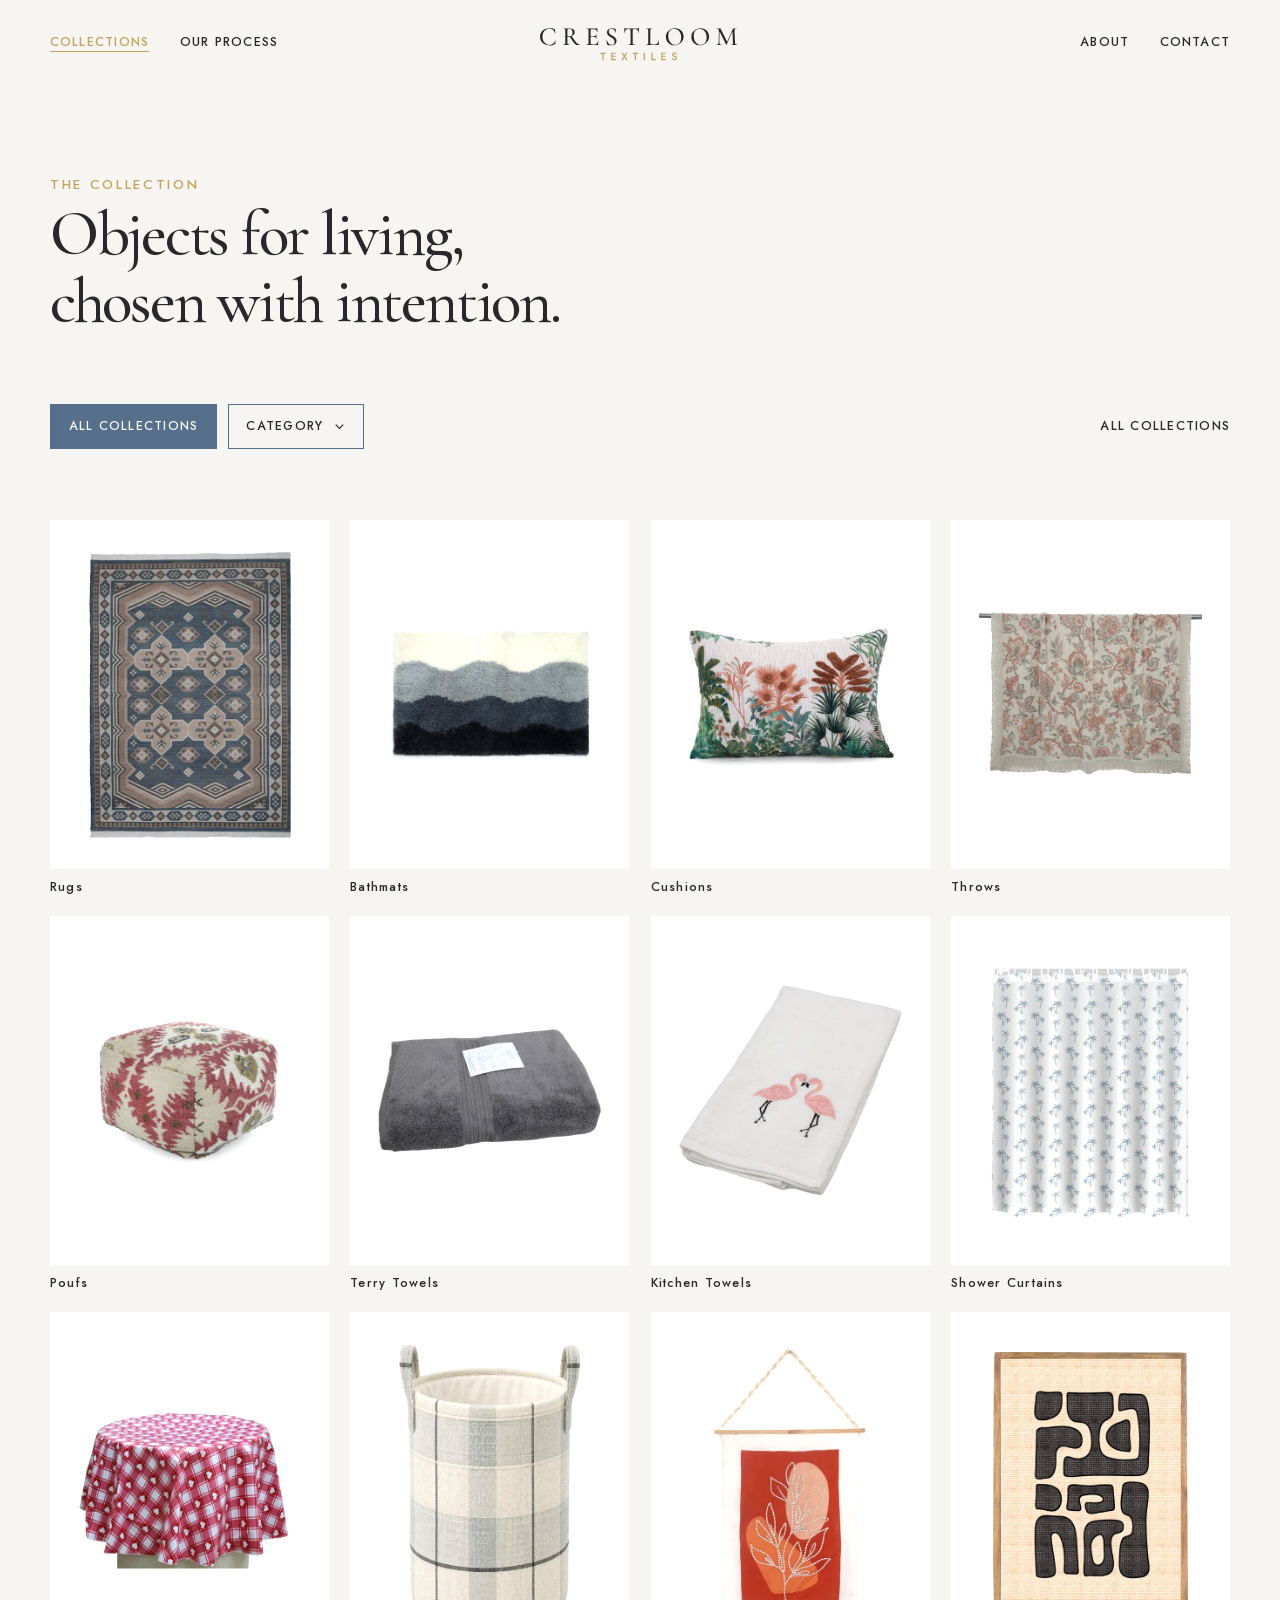
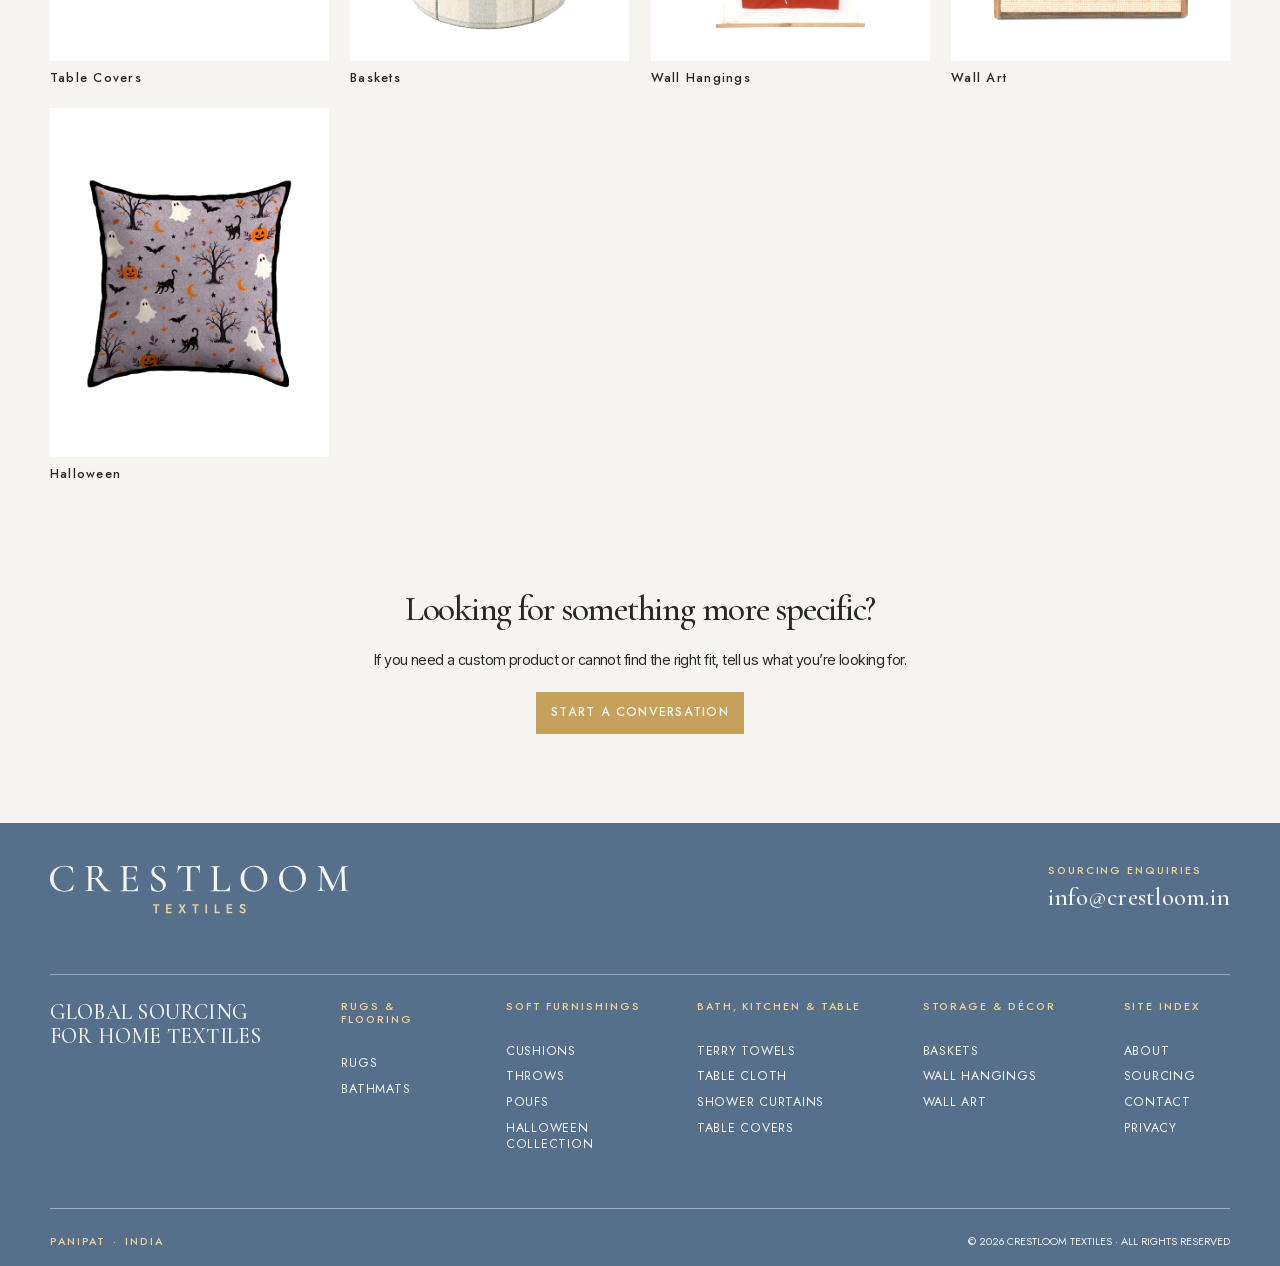
<file: collections/index.html>
<!DOCTYPE html><html lang="en"><head><meta charset="utf-8"><meta name="viewport" content="width=device-width, initial-scale=1"><meta name="generator" content="Astro v7.3.2"><!--
      `js` is what every CSS start state hangs off: set it and elements start
      hidden for GSAP to bring in. We only set it when the machine can actually
      animate — otherwise the page renders in its finished state, no timelines.
      Software rendering (Chrome with graphics acceleration off, or a
      blocklisted GPU) makes full-screen blurs and crossfades crawl.
    --><script>
      (function () {
        var html = document.documentElement;
        // ?nomotion forces the static path, for checking it without a slow machine.
        var still =
          /[?&]nomotion\b/.test(location.search) ||
          matchMedia('(prefers-reduced-motion: reduce)').matches;
        if (!still) {
          try {
            var gl = document.createElement('canvas').getContext('webgl');
            var info = gl && gl.getExtension('WEBGL_debug_renderer_info');
            var renderer = info ? String(gl.getParameter(info.UNMASKED_RENDERER_WEBGL)) : '';
            // No WebGL at all, or a software rasteriser behind it.
            still = !gl || /swiftshader|llvmpipe|software|basic render/i.test(renderer);
          } catch (e) {
            still = true;
          }
        }
        html.classList.add(still ? 'no-motion' : 'js');
      })();
    </script><title>The Collection — Crestloom Textile</title><meta name="description" content="Explore rugs, living textiles and linen through a changing edit of texture, material and craft."><link rel="canonical" href="https://www.crestloomtextiles.com/collections/"><meta property="og:type" content="website"><meta property="og:site_name" content="Crestloom Textile"><meta property="og:locale" content="en_IN"><meta property="og:title" content="The Collection — Crestloom Textile"><meta property="og:description" content="Explore rugs, living textiles and linen through a changing edit of texture, material and craft."><meta property="og:url" content="https://www.crestloomtextiles.com/collections/"><meta property="og:image" content="https://www.crestloomtextiles.com/og.jpg"><meta property="og:image:type" content="image/jpeg"><meta property="og:image:width" content="1200"><meta property="og:image:height" content="630"><meta property="og:image:alt" content="Crestloom Textile — Rooted in craft. Ready for what’s next. Global sourcing for home textiles, Panipat, India."><meta name="twitter:card" content="summary_large_image"><meta name="twitter:title" content="The Collection — Crestloom Textile"><meta name="twitter:description" content="Explore rugs, living textiles and linen through a changing edit of texture, material and craft."><meta name="twitter:image" content="https://www.crestloomtextiles.com/og.jpg"><meta name="twitter:image:alt" content="Crestloom Textile — Rooted in craft. Ready for what’s next. Global sourcing for home textiles, Panipat, India."><link rel="icon" href="/favicon.ico" sizes="32x32"><link rel="icon" type="image/svg+xml" href="/favicon.svg"><link rel="apple-touch-icon" href="/apple-touch-icon.png"><link rel="manifest" href="/site.webmanifest"><meta name="theme-color" content="#f6f5f2"><link rel="stylesheet" href="/_astro/Footer.DiXsnwiP.css"><link rel="stylesheet" href="/_astro/collections.CENTdTuA.css"><link rel="stylesheet" href="/_astro/Button.Ce_DVw5u.css"></head><body><script type="module" src="/_astro/Layout.astro_astro_type_script_index_0_lang.D6s9U6B4.js"></script><div class="page-wrapper"><main class="main-wrapper"><div class="collection-page site-responsive" data-astro-cid-fbh5h3bd><header class="navbar is-dark" data-astro-cid-l7arcky5><nav class="navbar_left" aria-label="Primary" data-astro-cid-l7arcky5><a href="/collections" class="text-style-nav text-link navbar_link" aria-current="page" data-astro-cid-l7arcky5>Collections</a><a href="/#process" class="text-style-nav text-link navbar_link" data-astro-cid-l7arcky5>Our process</a></nav><a href="/" aria-label="Crestloom Textiles — home" data-astro-cid-l7arcky5="true" data-astro-cid-qisgtjgl="true" class="wordmark navbar_brand"><svg xmlns="http://www.w3.org/2000/svg" viewBox="0 0 260 58" role="img" aria-label="Crestloom Textiles" focusable="false"><g transform="translate(18 11) scale(0.38275862069)">
<g>
<g>
<path d="M28.6525 1.3979C30.6303 1.3979 32.452 1.50145 34.1176 1.70855C35.8352 1.86387 37.4226 2.14863 38.88 2.56282C40.3894 2.97701 41.8207 3.52064 43.174 4.1937C43.5903 4.34903 43.8245 4.53024 43.8766 4.73733C43.9807 4.89265 44.0588 5.28096 44.1108 5.90225L45.1258 15.6876C45.1258 15.7911 44.9696 15.8947 44.6573 15.9982C44.3971 16.05 44.2409 15.9723 44.1889 15.7652C42.8877 11.468 40.9099 8.23208 38.2554 6.05757C35.6009 3.83129 32.2178 2.71814 28.106 2.71814C23.9422 2.71814 20.2988 3.67596 17.1759 5.59161C14.053 7.50725 11.6067 10.2254 9.8371 13.746C8.06746 17.2149 7.18265 21.3309 7.18265 26.0942C7.18265 29.6148 7.72915 32.8507 8.82216 35.8018C9.91517 38.7529 11.4246 41.3416 13.3504 43.5679C15.3282 45.7424 17.5923 47.4251 20.1426 48.6159C22.745 49.8067 25.5296 50.4021 28.4964 50.4021C32.6602 50.4021 36.0173 49.3666 38.5677 47.2956C41.1701 45.2247 43.252 42.0665 44.8135 37.821C44.9176 37.6657 45.0997 37.6139 45.36 37.6657C45.6202 37.7174 45.7503 37.821 45.7503 37.9763L44.8915 46.8297C44.8395 47.451 44.7354 47.8393 44.5792 47.9946C44.4751 48.1499 44.2409 48.3311 43.8766 48.5382C41.2221 49.729 38.6718 50.5574 36.2255 51.0234C33.8313 51.5411 31.2549 51.8 28.4964 51.8C22.9793 51.8 18.0607 50.7386 13.7407 48.6159C9.47276 46.4414 6.11566 43.4644 3.66939 39.6849C1.22313 35.8536 0 31.4269 0 26.4048C0 22.6771 0.70265 19.2859 2.10795 16.2312C3.5653 13.1765 5.59518 10.536 8.19759 8.30974C10.8 6.08346 13.8188 4.37491 17.254 3.18411C20.7412 1.9933 24.5407 1.3979 28.6525 1.3979Z" fill="currentColor"/>
<path d="M107.266 50.7904C106.433 50.7904 105.054 49.8067 103.128 47.8393C101.254 45.8201 98.9899 42.9725 96.3354 39.2966C93.681 35.5688 90.6882 31.1421 87.3571 26.0165L92.588 24.3856C96.96 30.6503 100.655 35.6465 103.674 39.3742C106.745 43.1019 109.452 45.7942 111.794 47.451C114.136 49.056 116.374 49.8585 118.508 49.8585C118.664 49.8585 118.742 50.0138 118.742 50.3244C118.742 50.6351 118.664 50.7904 118.508 50.7904C115.593 50.7904 113.199 50.7904 111.325 50.7904C109.504 50.7904 108.15 50.7904 107.266 50.7904ZM88.5282 2.01919C92.9003 2.01919 96.2313 2.95113 98.5215 4.81499C100.864 6.62709 102.035 9.06047 102.035 12.1151C102.035 15.0145 101.202 17.6032 99.5364 19.8813C97.8709 22.1593 95.6848 23.9455 92.9783 25.2399C90.3239 26.5342 87.4612 27.1814 84.3904 27.1814C83.7658 27.1814 83.1152 27.1814 82.4386 27.1814C81.762 27.1296 81.1374 27.0779 80.5648 27.0261V44.4998C80.5648 46.0013 80.695 47.1403 80.9552 47.9169C81.2675 48.6936 81.8661 49.2113 82.7509 49.4702C83.6877 49.729 85.067 49.8585 86.8887 49.8585C87.0448 49.8585 87.1229 50.0138 87.1229 50.3244C87.1229 50.6351 87.0448 50.7904 86.8887 50.7904C85.5875 50.7904 84.1562 50.7645 82.5947 50.7127C81.0333 50.661 79.3157 50.6351 77.442 50.6351C75.6723 50.6351 73.9808 50.661 72.3673 50.7127C70.7538 50.7645 69.2964 50.7904 67.9952 50.7904C67.8391 50.7904 67.761 50.6351 67.761 50.3244C67.761 50.0138 67.8391 49.8585 67.9952 49.8585C69.7649 49.8585 71.0921 49.729 71.9769 49.4702C72.9138 49.2113 73.5383 48.6936 73.8506 47.9169C74.215 47.1403 74.3971 46.0013 74.3971 44.4998V8.54273C74.3971 7.04128 74.241 5.92814 73.9287 5.2033C73.6164 4.42669 73.0179 3.90894 72.133 3.65007C71.2482 3.33943 69.895 3.18411 68.0733 3.18411C67.9692 3.18411 67.9171 3.02879 67.9171 2.71814C67.9171 2.4075 67.9692 2.25218 68.0733 2.25218C69.3745 2.25218 70.8058 2.30395 72.3673 2.4075C73.9808 2.45927 75.6723 2.48516 77.442 2.48516C79.1075 2.48516 80.9812 2.4075 83.0632 2.25218C85.1451 2.09685 86.9668 2.01919 88.5282 2.01919ZM95.6328 14.6003C95.6328 11.701 95.2424 9.44878 94.4617 7.84378C93.681 6.18701 92.562 5.02209 91.1046 4.34902C89.6993 3.67596 88.0338 3.33943 86.108 3.33943C84.1301 3.33943 82.6988 3.70185 81.814 4.42669C80.9812 5.09975 80.5648 6.52354 80.5648 8.69805V25.0846C81.2935 25.1363 82.0742 25.1881 82.907 25.2399C83.7918 25.2917 84.5465 25.3175 85.1711 25.3175C89.0227 25.3175 91.7292 24.4374 93.2906 22.6771C94.8521 20.9167 95.6328 18.2245 95.6328 14.6003Z" fill="currentColor"/>
<path d="M169.489 50.7904H136.23C136.074 50.7904 135.996 50.6351 135.996 50.3244C135.996 50.0138 136.074 49.8585 136.23 49.8585C138 49.8585 139.327 49.729 140.212 49.4702C141.149 49.2113 141.773 48.6936 142.086 47.9169C142.398 47.1403 142.554 46.0013 142.554 44.4998V8.54273C142.554 7.04128 142.398 5.92814 142.086 5.2033C141.773 4.42669 141.149 3.90894 140.212 3.65007C139.327 3.33943 138 3.18411 136.23 3.18411C136.074 3.18411 135.996 3.02879 135.996 2.71814C135.996 2.4075 136.074 2.25218 136.23 2.25218H168.084C168.604 2.25218 168.864 2.48516 168.864 2.95112L169.02 12.7364C169.02 12.8918 168.864 12.9953 168.552 13.0471C168.292 13.0471 168.136 12.9694 168.084 12.8141C167.719 9.96652 166.704 7.81789 165.039 6.36822C163.373 4.86677 161.187 4.11604 158.481 4.11604H154.499C152.938 4.11604 151.74 4.24548 150.908 4.50435C150.075 4.76322 149.502 5.25507 149.19 5.97991C148.878 6.65298 148.722 7.6108 148.722 8.85337V44.1892C148.722 45.4318 148.852 46.4155 149.112 47.1403C149.424 47.8134 149.971 48.3052 150.752 48.6159C151.532 48.8748 152.625 49.0042 154.031 49.0042H159.183C162.15 49.0042 164.596 48.1499 166.522 46.4414C168.448 44.6811 169.775 42.1959 170.504 38.9859C170.504 38.8306 170.66 38.7788 170.972 38.8306C171.285 38.8824 171.441 38.9859 171.441 39.1412C171.233 40.5391 171.05 42.2218 170.894 44.1892C170.738 46.1566 170.66 47.9687 170.66 49.6255C170.66 50.4021 170.27 50.7904 169.489 50.7904ZM165.117 32.9283C165.117 30.702 164.466 29.0712 163.165 28.0357C161.916 26.9484 159.886 26.4048 157.075 26.4048H145.755V24.6186H157.31C159.964 24.6186 161.916 24.1785 163.165 23.2983C164.414 22.3664 165.039 20.9426 165.039 19.027C165.039 18.9234 165.169 18.8717 165.429 18.8717C165.741 18.8717 165.898 18.9234 165.898 19.027C165.898 20.632 165.872 21.8746 165.82 22.7547C165.82 23.6349 165.82 24.5668 165.82 25.5505C165.82 26.7413 165.846 27.9321 165.898 29.1229C166.002 30.3137 166.054 31.5822 166.054 32.9283C166.054 33.0319 165.898 33.0837 165.585 33.0837C165.273 33.0837 165.117 33.0319 165.117 32.9283Z" fill="currentColor"/>
<path d="M202.305 10.9502C202.305 13.0212 202.825 14.8074 203.866 16.3088C204.907 17.8103 206.26 19.1564 207.926 20.3472C209.591 21.4863 211.361 22.6253 213.235 23.7643C215.161 24.9033 217.008 26.12 218.778 27.4144C220.6 28.7087 222.083 30.2361 223.228 31.9964C224.425 33.7049 225.024 35.8018 225.024 38.287C225.024 40.8239 224.347 43.1019 222.994 45.1211C221.693 47.1403 219.819 48.7453 217.373 49.9361C214.978 51.1269 212.09 51.7223 208.707 51.7223C207.353 51.7223 205.974 51.5929 204.569 51.334C203.215 51.1269 201.914 50.8163 200.665 50.4021C199.416 49.9879 198.271 49.4702 197.23 48.8489C197.022 48.6936 196.84 48.5123 196.683 48.3052C196.579 48.0981 196.527 47.7875 196.527 47.3733L195.747 36.2678C195.695 36.0089 195.799 35.8795 196.059 35.8795C196.371 35.8277 196.553 35.9053 196.605 36.1124C197.074 37.7174 197.698 39.3483 198.479 41.0051C199.26 42.6619 200.197 44.1892 201.29 45.5871C202.383 46.9332 203.684 48.0464 205.193 48.9265C206.755 49.8067 208.55 50.2468 210.58 50.2468C211.986 50.2468 213.339 49.9879 214.64 49.4702C215.993 48.9524 217.086 48.0981 217.919 46.9073C218.752 45.6648 219.168 43.9562 219.168 41.7817C219.168 39.2966 218.622 37.1997 217.529 35.4912C216.436 33.7826 215.03 32.307 213.313 31.0645C211.595 29.8219 209.774 28.6311 207.848 27.4921C206.026 26.353 204.256 25.1622 202.539 23.9196C200.873 22.6771 199.52 21.2533 198.479 19.6483C197.438 17.9915 196.918 15.9982 196.918 13.6684C196.918 10.8726 197.646 8.56862 199.104 6.75652C200.613 4.94443 202.513 3.5983 204.803 2.71814C207.145 1.83798 209.539 1.3979 211.986 1.3979C213.599 1.3979 215.239 1.55322 216.904 1.86387C218.57 2.17451 220.079 2.61459 221.432 3.18411C221.901 3.39121 222.213 3.62419 222.369 3.88306C222.525 4.09016 222.603 4.32314 222.603 4.58201L222.994 14.2897C222.994 14.445 222.864 14.5485 222.603 14.6003C222.343 14.6521 222.161 14.5744 222.057 14.3673C221.901 13.4872 221.562 12.3999 221.042 11.1055C220.522 9.75942 219.819 8.46507 218.934 7.22249C218.049 5.92814 216.904 4.86677 215.499 4.03838C214.146 3.15822 212.48 2.71814 210.502 2.71814C208.681 2.71814 207.171 3.10645 205.974 3.88306C204.777 4.6079 203.866 5.5916 203.242 6.83418C202.617 8.02499 202.305 9.397 202.305 10.9502Z" fill="currentColor"/>
<path d="M259.872 3.8054C256.645 3.8054 254.12 4.71144 252.299 6.52354C250.477 8.28386 249.124 11.1314 248.239 15.0663C248.187 15.1698 248.005 15.2216 247.692 15.2216C247.432 15.2216 247.302 15.1439 247.302 14.9886C247.406 14.3155 247.51 13.3577 247.614 12.1151C247.771 10.8726 247.901 9.52644 248.005 8.07676C248.109 6.62709 248.187 5.22919 248.239 3.88306C248.343 2.53693 248.395 1.42379 248.395 0.54363C248.395 0.28476 248.551 0.155325 248.864 0.155325C249.176 0.155325 249.332 0.28476 249.332 0.54363C249.332 1.06137 249.592 1.44968 250.113 1.70855C250.633 1.91564 251.232 2.07097 251.908 2.17451C252.585 2.22629 253.158 2.25218 253.626 2.25218C258.102 2.4075 263.333 2.48516 269.318 2.48516C272.962 2.48516 275.877 2.45927 278.063 2.4075C280.249 2.30395 282.357 2.25218 284.386 2.25218C286.156 2.25218 287.509 2.14863 288.446 1.94153C289.435 1.68266 290.06 1.13903 290.32 0.310645C290.372 0.103548 290.528 0 290.788 0C291.101 0 291.257 0.103548 291.257 0.310645C291.153 1.08726 291.049 2.17451 290.944 3.57241C290.892 4.97031 290.814 6.41999 290.71 7.92144C290.658 9.42289 290.606 10.8208 290.554 12.1151C290.502 13.4095 290.476 14.3673 290.476 14.9886C290.476 15.1439 290.32 15.2216 290.008 15.2216C289.747 15.2216 289.617 15.1439 289.617 14.9886C289.253 10.9502 288.212 8.07676 286.494 6.36822C284.777 4.65967 282.226 3.8054 278.843 3.8054C277.022 3.8054 275.642 3.93483 274.705 4.1937C273.821 4.4008 273.222 4.84088 272.91 5.51395C272.65 6.18701 272.519 7.24837 272.519 8.69805V44.4998C272.519 46.0013 272.676 47.1403 272.988 47.9169C273.352 48.6936 274.029 49.2113 275.018 49.4702C276.059 49.729 277.646 49.8585 279.78 49.8585C279.884 49.8585 279.936 50.0138 279.936 50.3244C279.936 50.6351 279.884 50.7904 279.78 50.7904C278.375 50.7904 276.787 50.7645 275.018 50.7127C273.3 50.661 271.4 50.6351 269.318 50.6351C267.341 50.6351 265.467 50.661 263.697 50.7127C261.98 50.7645 260.392 50.7904 258.935 50.7904C258.779 50.7904 258.701 50.6351 258.701 50.3244C258.701 50.0138 258.779 49.8585 258.935 49.8585C260.965 49.8585 262.5 49.729 263.541 49.4702C264.634 49.2113 265.363 48.6936 265.727 47.9169C266.091 47.1403 266.274 46.0013 266.274 44.4998V8.54273C266.274 7.14483 266.118 6.10934 265.805 5.43628C265.493 4.71144 264.868 4.27136 263.931 4.11604C262.995 3.90895 261.641 3.8054 259.872 3.8054Z" fill="currentColor"/>
<path d="M324.285 8.62039V44.1892C324.285 45.5353 324.416 46.5708 324.676 47.2956C324.988 47.9687 325.535 48.4347 326.315 48.6936C327.148 48.9006 328.371 49.0042 329.985 49.0042H336.621C340.004 49.0042 342.763 48.0205 344.896 46.0531C347.03 44.0857 348.436 41.4711 349.112 38.2093C349.112 38.054 349.242 38.0022 349.503 38.054C349.815 38.054 349.971 38.1316 349.971 38.287C349.815 39.7884 349.659 41.6005 349.503 43.7232C349.347 45.846 349.269 47.8134 349.269 49.6255C349.269 50.4021 348.878 50.7904 348.097 50.7904H311.716C311.612 50.7904 311.56 50.6351 311.56 50.3244C311.56 50.0138 311.612 49.8585 311.716 49.8585C313.537 49.8585 314.891 49.729 315.776 49.4702C316.712 49.2113 317.337 48.6936 317.649 47.9169C317.962 47.1403 318.118 46.0013 318.118 44.4998V8.54273C318.118 7.04128 317.962 5.92814 317.649 5.2033C317.337 4.42669 316.712 3.90894 315.776 3.65007C314.891 3.33943 313.537 3.18411 311.716 3.18411C311.612 3.18411 311.56 3.02879 311.56 2.71814C311.56 2.4075 311.612 2.25218 311.716 2.25218C312.965 2.25218 314.396 2.30395 316.01 2.4075C317.675 2.45927 319.393 2.48516 321.163 2.48516C323.036 2.48516 324.754 2.45927 326.315 2.4075C327.929 2.30395 329.36 2.25218 330.609 2.25218C330.713 2.25218 330.765 2.4075 330.765 2.71814C330.765 3.02879 330.713 3.18411 330.609 3.18411C328.788 3.18411 327.434 3.33943 326.549 3.65007C325.665 3.90894 325.066 4.42669 324.754 5.2033C324.442 5.97991 324.285 7.11894 324.285 8.62039Z" fill="currentColor"/>
<path d="M394.741 51.7223C390.994 51.7223 387.585 51.0752 384.514 49.7808C381.495 48.4347 378.892 46.5967 376.706 44.2669C374.572 41.937 372.907 39.2707 371.71 36.2678C370.565 33.2131 369.992 29.9772 369.992 26.5601C369.992 22.3664 370.799 18.6905 372.412 15.5322C374.078 12.374 376.264 9.75942 378.971 7.68846C381.677 5.56572 384.644 3.98661 387.871 2.95112C391.098 1.91564 394.299 1.3979 397.474 1.3979C401.325 1.3979 404.76 2.09685 407.779 3.49475C410.85 4.84088 413.452 6.67886 415.586 9.00869C417.72 11.3385 419.334 13.979 420.427 16.9301C421.572 19.8813 422.144 22.91 422.144 26.0165C422.144 29.6407 421.416 33.006 419.958 36.1124C418.501 39.2189 416.497 41.937 413.947 44.2669C411.449 46.5967 408.534 48.4347 405.203 49.7808C401.924 51.0752 398.437 51.7223 394.741 51.7223ZM397.474 50.0138C400.753 50.0138 403.719 49.1854 406.374 47.5286C409.08 45.8201 411.188 43.3608 412.698 40.1508C414.259 36.8891 415.04 32.9024 415.04 28.191C415.04 23.376 414.181 19.1046 412.464 15.3769C410.798 11.5974 408.404 8.64628 405.281 6.52354C402.21 4.34902 398.541 3.26177 394.273 3.26177C388.808 3.26177 384.566 5.09975 381.547 8.77571C378.58 12.4517 377.097 17.4738 377.097 23.842C377.097 27.5179 377.565 30.9609 378.502 34.1709C379.491 37.3291 380.896 40.099 382.718 42.4807C384.54 44.8623 386.7 46.7261 389.198 48.0723C391.696 49.3666 394.455 50.0138 397.474 50.0138Z" fill="currentColor"/>
<path d="M469.609 51.7223C465.862 51.7223 462.453 51.0752 459.382 49.7808C456.363 48.4347 453.76 46.5967 451.574 44.2669C449.44 41.937 447.775 39.2707 446.578 36.2678C445.433 33.2131 444.86 29.9772 444.86 26.5601C444.86 22.3664 445.667 18.6905 447.28 15.5322C448.946 12.374 451.132 9.75942 453.839 7.68846C456.545 5.56572 459.512 3.98661 462.739 2.95112C465.966 1.91564 469.167 1.3979 472.342 1.3979C476.193 1.3979 479.628 2.09685 482.647 3.49475C485.718 4.84088 488.32 6.67886 490.454 9.00869C492.588 11.3385 494.202 13.979 495.295 16.9301C496.44 19.8813 497.012 22.91 497.012 26.0165C497.012 29.6407 496.284 33.006 494.826 36.1124C493.369 39.2189 491.365 41.937 488.815 44.2669C486.317 46.5967 483.402 48.4347 480.071 49.7808C476.792 51.0752 473.305 51.7223 469.609 51.7223ZM472.342 50.0138C475.621 50.0138 478.587 49.1854 481.242 47.5286C483.948 45.8201 486.056 43.3608 487.566 40.1508C489.127 36.8891 489.908 32.9024 489.908 28.191C489.908 23.376 489.049 19.1046 487.332 15.3769C485.666 11.5974 483.272 8.64628 480.149 6.52354C477.078 4.34902 473.409 3.26177 469.141 3.26177C463.676 3.26177 459.434 5.09975 456.415 8.77571C453.448 12.4517 451.965 17.4738 451.965 23.842C451.965 27.5179 452.433 30.9609 453.37 34.1709C454.359 37.3291 455.764 40.099 457.586 42.4807C459.408 44.8623 461.568 46.7261 464.066 48.0723C466.564 49.3666 469.323 50.0138 472.342 50.0138Z" fill="currentColor"/>
<path d="M525.193 41.937L525.974 4.03838L527.926 4.1937L527.145 41.937C527.093 44.6293 527.562 46.6226 528.55 47.9169C529.591 49.2113 531.309 49.8585 533.703 49.8585C533.859 49.8585 533.937 50.0138 533.937 50.3244C533.937 50.6351 533.859 50.7904 533.703 50.7904C532.558 50.7904 531.387 50.7645 530.19 50.7127C528.993 50.661 527.64 50.6351 526.13 50.6351C524.725 50.6351 523.398 50.661 522.148 50.7127C520.899 50.7645 519.728 50.7904 518.635 50.7904C518.531 50.7904 518.479 50.6351 518.479 50.3244C518.479 50.0138 518.531 49.8585 518.635 49.8585C520.821 49.8585 522.435 49.2113 523.476 47.9169C524.569 46.6226 525.141 44.6293 525.193 41.937ZM579.844 49.8585C579.948 49.8585 580 50.0138 580 50.3244C580 50.6351 579.948 50.7904 579.844 50.7904C578.543 50.7904 577.085 50.7645 575.472 50.7127C573.858 50.661 572.141 50.6351 570.319 50.6351C568.602 50.6351 566.988 50.661 565.479 50.7127C563.969 50.7645 562.616 50.7904 561.419 50.7904C561.263 50.7904 561.185 50.6351 561.185 50.3244C561.185 50.0138 561.263 49.8585 561.419 49.8585C563.969 49.8585 565.609 49.5219 566.337 48.8489C567.066 48.1758 567.352 46.7261 567.196 44.4998L565.635 7.92144L568.68 3.57241L548.459 50.2468C548.407 50.4539 548.199 50.5574 547.834 50.5574C547.522 50.5574 547.314 50.4539 547.21 50.2468L526.833 8.69805C525.011 5.02209 522.461 3.18411 519.182 3.18411C519.078 3.18411 519.026 3.02879 519.026 2.71814C519.026 2.4075 519.078 2.25218 519.182 2.25218C520.119 2.25218 521.081 2.27806 522.07 2.32984C523.111 2.38161 523.996 2.4075 524.725 2.4075C525.714 2.4075 526.599 2.38161 527.379 2.32984C528.212 2.27806 528.837 2.25218 529.253 2.25218C529.982 2.25218 530.554 2.51105 530.971 3.02879C531.387 3.49476 532.012 4.58201 532.844 6.29056L550.567 42.0924L547.678 47.0627L566.494 4.1937C566.754 3.57241 567.066 3.10645 567.43 2.7958C567.847 2.43339 568.315 2.25218 568.836 2.25218C569.2 2.25218 569.642 2.27806 570.163 2.32984C570.735 2.38161 571.386 2.4075 572.115 2.4075C573.572 2.4075 574.795 2.38161 575.784 2.32984C576.773 2.27806 577.788 2.25218 578.829 2.25218C578.933 2.25218 578.985 2.4075 578.985 2.71814C578.985 3.02879 578.933 3.18411 578.829 3.18411C576.331 3.18411 574.509 3.5983 573.364 4.42669C572.219 5.2033 571.672 6.65298 571.724 8.77571L573.364 44.4998C573.468 46.0013 573.676 47.1403 573.988 47.9169C574.301 48.6936 574.899 49.2113 575.784 49.4702C576.669 49.729 578.022 49.8585 579.844 49.8585Z" fill="currentColor"/>
</g>
<g transform="translate(290 87) scale(1.25) translate(-290 -87)">
<path d="M200 78.8125V76.0988H212.161V78.8125H207.551V93.5266H204.585V78.8125H200Z" fill="var(--wordmark-accent, var(--color--gold))"/>
<path d="M227.336 93.5266V90.9373H236.133V93.5266H227.336ZM227.336 78.688V76.0988H236.133V78.688H227.336ZM227.336 85.46V82.9205H235.634V85.46H227.336ZM225.516 76.0988H228.407V93.5266H225.516V76.0988Z" fill="var(--wordmark-accent, var(--color--gold))"/>
<path d="M260.014 76.0988H263.602L258.319 84.4641L263.976 93.5266H260.388L256.65 86.8293L252.787 93.5266H249.223L255.005 84.4641L249.846 76.0988H253.41L256.674 81.9993L260.014 76.0988Z" fill="var(--wordmark-accent, var(--color--gold))"/>
<path d="M276.329 78.8125V76.0988H288.491V78.8125H283.88V93.5266H280.915V78.8125H276.329Z" fill="var(--wordmark-accent, var(--color--gold))"/>
<path d="M301.846 76.0988H304.811V93.5266H301.846V76.0988Z" fill="var(--wordmark-accent, var(--color--gold))"/>
<path d="M319.923 76.0988H322.864V90.8875H329.791V93.5266H319.923V76.0988Z" fill="var(--wordmark-accent, var(--color--gold))"/>
<path d="M344.954 93.5266V90.9373H353.751V93.5266H344.954ZM344.954 78.688V76.0988H353.751V78.688H344.954ZM344.954 85.46V82.9205H353.253V85.46H344.954ZM343.135 76.0988H346.026V93.5266H343.135V76.0988Z" fill="var(--wordmark-accent, var(--color--gold))"/>
<path d="M369.733 87.9248C370.115 88.5887 370.522 89.1779 370.954 89.6924C371.402 90.1904 371.892 90.5804 372.424 90.8626C372.956 91.1282 373.554 91.2609 374.218 91.2609C375.016 91.2609 375.664 91.0452 376.162 90.6136C376.661 90.1821 376.91 89.626 376.91 88.9455C376.91 88.2982 376.752 87.7837 376.436 87.4019C376.121 87.0036 375.68 86.6716 375.116 86.4061C374.567 86.1239 373.928 85.85 373.197 85.5845C372.765 85.4351 372.283 85.2359 371.751 84.9869C371.22 84.7214 370.713 84.3977 370.231 84.016C369.749 83.6176 369.351 83.1363 369.035 82.5719C368.719 81.991 368.561 81.2939 368.561 80.4806C368.561 79.5511 368.802 78.7378 369.284 78.0407C369.766 77.327 370.414 76.7793 371.228 76.3975C372.059 75.9992 372.997 75.8 374.044 75.8C375.074 75.8 375.971 75.9826 376.735 76.3477C377.5 76.7129 378.139 77.1776 378.654 77.742C379.186 78.3063 379.601 78.8955 379.9 79.5096L377.508 80.8541C377.292 80.4225 377.018 80.0242 376.686 79.659C376.353 79.2773 375.963 78.9785 375.514 78.7627C375.082 78.5304 374.576 78.4142 373.994 78.4142C373.18 78.4142 372.582 78.605 372.2 78.9868C371.818 79.352 371.627 79.7835 371.627 80.2814C371.627 80.7296 371.76 81.1362 372.025 81.5014C372.308 81.8499 372.74 82.1819 373.321 82.4973C373.903 82.8126 374.659 83.1363 375.589 83.4682C376.104 83.6508 376.619 83.8832 377.134 84.1653C377.666 84.4475 378.148 84.8044 378.58 85.2359C379.011 85.6509 379.352 86.1405 379.601 86.7048C379.867 87.2691 380 87.9331 380 88.6966C380 89.5099 379.842 90.2402 379.527 90.8875C379.211 91.5348 378.779 92.0825 378.231 92.5307C377.682 92.9622 377.059 93.2942 376.362 93.5266C375.68 93.7755 374.966 93.9 374.218 93.9C373.188 93.9 372.233 93.7008 371.353 93.3025C370.489 92.8875 369.733 92.3398 369.085 91.6593C368.437 90.9788 367.922 90.2402 367.54 89.4435L369.733 87.9248Z" fill="var(--wordmark-accent, var(--color--gold))"/>
</g>
</g>
</g></svg></a><nav class="navbar_right" aria-label="Secondary" data-astro-cid-l7arcky5><a href="/about" class="text-style-nav text-link navbar_link" data-astro-cid-l7arcky5>About</a><a href="/contact" class="text-style-nav text-link navbar_link" data-astro-cid-l7arcky5>Contact</a></nav><button class="text-style-nav navbar_toggle" type="button" aria-expanded="false" aria-controls="navbar-menu" data-astro-cid-l7arcky5><span class="navbar_toggle-icon" aria-hidden="true" data-astro-cid-l7arcky5><span data-astro-cid-l7arcky5></span><span data-astro-cid-l7arcky5></span><span data-astro-cid-l7arcky5></span></span><span class="navbar_toggle-label" data-astro-cid-l7arcky5>Menu</span></button><div class="navbar_menu" id="navbar-menu" hidden data-astro-cid-l7arcky5><p class="navbar_explore" data-astro-cid-l7arcky5>Explore</p><a href="/collections" class="text-style-nav text-link navbar_link" aria-current="page" data-astro-cid-l7arcky5>Collections</a><a href="/#process" class="text-style-nav text-link navbar_link" data-astro-cid-l7arcky5>Our process</a><a href="/about" class="text-style-nav text-link navbar_link" data-astro-cid-l7arcky5>About</a><a href="/contact" class="text-style-nav text-link navbar_link" data-astro-cid-l7arcky5>Contact</a><a href="mailto:info@crestloom.in" class="navbar_email" data-astro-cid-l7arcky5>info@crestloom.in</a></div></header><script type="module" src="/_astro/Navbar.astro_astro_type_script_index_0_lang.C_Nj2dT8.js"></script><section class="collection padding-global" id="collections" data-reveal-section data-astro-cid-fbh5h3bd><div class="container-large collection_inner" data-astro-cid-fbh5h3bd><header class="collection_header" data-reveal-group data-astro-cid-fbh5h3bd><div class="collection_heading-block" data-astro-cid-fbh5h3bd><p data-reveal="lines" data-astro-cid-fbh5h3bd="true" class="lines text-style-tagline text-color-sandy-brown"><span class="lines_mask"><span class="lines_inner">The collection</span></span></p><h1 data-reveal="lines" data-astro-cid-fbh5h3bd="true" class="lines heading-style-h1"><span class="lines_mask"><span class="lines_inner">Objects for living,</span></span> <span class="lines_mask"><span class="lines_inner">chosen with intention.</span></span></h1></div></header><div class="category-filter" id="collection-filter" data-astro-cid-tni54hrv><div class="category-filter_controls" data-astro-cid-tni54hrv><button type="button" class="category-filter_all text-style-button" aria-pressed="true" data-astro-cid-tni54hrv>All collections</button><button type="button" class="category-filter_toggle text-style-button" aria-expanded="false" aria-controls="category-picker" data-astro-cid-tni54hrv>Category <span class="category-filter_chevron" style="--chevron: url(&quot;/_astro/catalog-filter-chevron.VBCFVGA8.svg&quot;)" aria-hidden="true" data-astro-cid-tni54hrv></span></button></div><p class="category-filter_selected text-style-button" aria-live="polite" data-astro-cid-tni54hrv>All collections</p><dialog class="category-picker" id="category-picker" aria-labelledby="category-picker-title" data-astro-cid-tni54hrv><div class="category-picker_header" data-astro-cid-tni54hrv><p id="category-picker-title" data-astro-cid-tni54hrv>Browse <span class="category-picker_desktop-title" data-astro-cid-tni54hrv>by category</span><span class="category-picker_mobile-title" data-astro-cid-tni54hrv>categories</span></p><button type="button" class="category-picker_close" aria-label="Close categories" data-astro-cid-tni54hrv>×</button></div><div class="category-picker_groups" data-astro-cid-tni54hrv><section class="category-picker_group" data-astro-cid-tni54hrv><h2 data-astro-cid-tni54hrv>Rugs &amp; flooring</h2><div class="category-picker_options" data-astro-cid-tni54hrv><button type="button" class="category-picker_option" data-category="rugs" aria-pressed="false" data-astro-cid-tni54hrv>Rugs</button><button type="button" class="category-picker_option" data-category="bathmats" aria-pressed="false" data-astro-cid-tni54hrv>Bathmats</button></div></section><section class="category-picker_group" data-astro-cid-tni54hrv><h2 data-astro-cid-tni54hrv>Soft furnishings</h2><div class="category-picker_options" data-astro-cid-tni54hrv><button type="button" class="category-picker_option" data-category="cushions" aria-pressed="false" data-astro-cid-tni54hrv>Cushions</button><button type="button" class="category-picker_option" data-category="throws" aria-pressed="false" data-astro-cid-tni54hrv>Throws</button><button type="button" class="category-picker_option" data-category="poufs" aria-pressed="false" data-astro-cid-tni54hrv>Poufs</button><button type="button" class="category-picker_option" data-category="halloween-collection" aria-pressed="false" data-astro-cid-tni54hrv>Halloween collection</button></div></section><section class="category-picker_group" data-astro-cid-tni54hrv><h2 data-astro-cid-tni54hrv>Bath, kitchen &amp; table</h2><div class="category-picker_options" data-astro-cid-tni54hrv><button type="button" class="category-picker_option" data-category="terry-towels" aria-pressed="false" data-astro-cid-tni54hrv>Terry towels</button><button type="button" class="category-picker_option" data-category="kitchen-towels" aria-pressed="false" data-astro-cid-tni54hrv>Kitchen towels</button><button type="button" class="category-picker_option" data-category="shower-curtains" aria-pressed="false" data-astro-cid-tni54hrv>Shower curtains</button><button type="button" class="category-picker_option" data-category="table-covers" aria-pressed="false" data-astro-cid-tni54hrv>Table covers</button></div></section><section class="category-picker_group" data-astro-cid-tni54hrv><h2 data-astro-cid-tni54hrv>Storage &amp; décor</h2><div class="category-picker_options" data-astro-cid-tni54hrv><button type="button" class="category-picker_option" data-category="baskets" aria-pressed="false" data-astro-cid-tni54hrv>Baskets</button><button type="button" class="category-picker_option" data-category="wall-hangings" aria-pressed="false" data-astro-cid-tni54hrv>Wall hangings</button><button type="button" class="category-picker_option" data-category="wall-art" aria-pressed="false" data-astro-cid-tni54hrv>Wall art</button></div></section></div></dialog></div><script type="module" src="/_astro/CategoryFilter.astro_astro_type_script_index_0_lang.CibvOeYz.js"></script><div class="collection-grid" id="collection-grid" aria-label="Collection products" data-astro-cid-dyogdwwi><h2 class="collection-grid_heading" data-cushion-heading="cushions" hidden data-astro-cid-dyogdwwi>Cushions</h2><h2 class="collection-grid_heading" data-cushion-heading="covers" hidden data-astro-cid-dyogdwwi>Cushion covers</h2><button type="button" class="product-card" data-product="CL-RG-001" data-category="rugs" data-overview="true" aria-label="View all Rugs" data-astro-cid-4fhpls6h><span class="product-card_frame" data-astro-cid-4fhpls6h><img src="/_astro/CL-RG-001.eqAMtvqG_YkFNs.webp" srcset="/_astro/CL-RG-001.eqAMtvqG_1NlxXe.webp 320w, /_astro/CL-RG-001.eqAMtvqG_YkFNs.webp 640w" alt="Rugs — CL-RG-001" sizes="(min-width: 992px) 30vw, 44vw" loading="lazy" data-astro-cid-4fhpls6h="true" decoding="async" width="640" height="800" class="product-card_image is-cover"><span class="product-card_overlay" aria-hidden="true" data-astro-cid-4fhpls6h><span data-astro-cid-4fhpls6h>Explore rugs <span aria-hidden="true" data-astro-cid-4fhpls6h>→</span></span></span></span><span class="product-card_caption" data-astro-cid-4fhpls6h><span data-astro-cid-4fhpls6h>Rugs</span><span class="product-card_separator" aria-hidden="true" data-astro-cid-4fhpls6h> / </span><span class="product-card_code" data-astro-cid-4fhpls6h>CL-RG-001</span></span></button><button type="button" class="product-card" data-product="CL-BM-008" data-category="bathmats" data-overview="true" aria-label="View all Bathmats" data-astro-cid-4fhpls6h><span class="product-card_frame" data-astro-cid-4fhpls6h><img src="/_astro/CL-BM-008.DvJWBxvI_QGqw5.webp" srcset="/_astro/CL-BM-008.DvJWBxvI_1FHiFQ.webp 320w, /_astro/CL-BM-008.DvJWBxvI_QGqw5.webp 640w" alt="Bathmats — CL-BM-008" sizes="(min-width: 992px) 30vw, 44vw" loading="lazy" data-astro-cid-4fhpls6h="true" decoding="async" width="640" height="800" class="product-card_image"><span class="product-card_overlay" aria-hidden="true" data-astro-cid-4fhpls6h><span data-astro-cid-4fhpls6h>Explore bathmats <span aria-hidden="true" data-astro-cid-4fhpls6h>→</span></span></span></span><span class="product-card_caption" data-astro-cid-4fhpls6h><span data-astro-cid-4fhpls6h>Bathmats</span><span class="product-card_separator" aria-hidden="true" data-astro-cid-4fhpls6h> / </span><span class="product-card_code" data-astro-cid-4fhpls6h>CL-BM-008</span></span></button><button type="button" class="product-card" data-product="CL-CU-005" data-category="cushions" data-overview="true" aria-label="View all Cushions" data-astro-cid-4fhpls6h><span class="product-card_frame" data-astro-cid-4fhpls6h><img src="/_astro/CL-CU-005.CSzTfmEq_1JQyuw.webp" srcset="/_astro/CL-CU-005.CSzTfmEq_Z2vjH9D.webp 320w, /_astro/CL-CU-005.CSzTfmEq_1JQyuw.webp 640w" alt="Cushions — CL-CU-005" sizes="(min-width: 992px) 30vw, 44vw" loading="lazy" data-astro-cid-4fhpls6h="true" decoding="async" width="640" height="800" class="product-card_image"><span class="product-card_overlay" aria-hidden="true" data-astro-cid-4fhpls6h><span data-astro-cid-4fhpls6h>Explore cushions <span aria-hidden="true" data-astro-cid-4fhpls6h>→</span></span></span></span><span class="product-card_caption" data-astro-cid-4fhpls6h><span data-astro-cid-4fhpls6h>Cushions</span><span class="product-card_separator" aria-hidden="true" data-astro-cid-4fhpls6h> / </span><span class="product-card_code" data-astro-cid-4fhpls6h>CL-CU-005</span></span></button><button type="button" class="product-card" data-product="CL-TH-002" data-category="throws" data-overview="true" aria-label="View all Throws" data-astro-cid-4fhpls6h><span class="product-card_frame" data-astro-cid-4fhpls6h><img src="/_astro/CL-TH-002.ChwtiR_A_Zz1Bl3.webp" srcset="/_astro/CL-TH-002.ChwtiR_A_eYfNI.webp 320w, /_astro/CL-TH-002.ChwtiR_A_Zz1Bl3.webp 640w" alt="Throws — CL-TH-002" sizes="(min-width: 992px) 30vw, 44vw" loading="lazy" data-astro-cid-4fhpls6h="true" decoding="async" width="640" height="800" class="product-card_image"><span class="product-card_overlay" aria-hidden="true" data-astro-cid-4fhpls6h><span data-astro-cid-4fhpls6h>Explore throws <span aria-hidden="true" data-astro-cid-4fhpls6h>→</span></span></span></span><span class="product-card_caption" data-astro-cid-4fhpls6h><span data-astro-cid-4fhpls6h>Throws</span><span class="product-card_separator" aria-hidden="true" data-astro-cid-4fhpls6h> / </span><span class="product-card_code" data-astro-cid-4fhpls6h>CL-TH-002</span></span></button><button type="button" class="product-card" data-product="CL-PF-003" data-category="poufs" data-overview="true" aria-label="View all Poufs" data-astro-cid-4fhpls6h><span class="product-card_frame" data-astro-cid-4fhpls6h><img src="/_astro/CL-PF-003.0vBwZ5Zm_FeeLw.webp" srcset="/_astro/CL-PF-003.0vBwZ5Zm_1uf6Vi.webp 320w, /_astro/CL-PF-003.0vBwZ5Zm_FeeLw.webp 640w" alt="Poufs — CL-PF-003" sizes="(min-width: 992px) 30vw, 44vw" loading="lazy" data-astro-cid-4fhpls6h="true" decoding="async" width="640" height="800" class="product-card_image"><span class="product-card_overlay" aria-hidden="true" data-astro-cid-4fhpls6h><span data-astro-cid-4fhpls6h>Explore poufs <span aria-hidden="true" data-astro-cid-4fhpls6h>→</span></span></span></span><span class="product-card_caption" data-astro-cid-4fhpls6h><span data-astro-cid-4fhpls6h>Poufs</span><span class="product-card_separator" aria-hidden="true" data-astro-cid-4fhpls6h> / </span><span class="product-card_code" data-astro-cid-4fhpls6h>CL-PF-003</span></span></button><button type="button" class="product-card" data-product="CL-TT-005" data-category="terry-towels" data-overview="true" aria-label="View all Terry Towels" data-astro-cid-4fhpls6h><span class="product-card_frame" data-astro-cid-4fhpls6h><img src="/_astro/CL-TT-005.wo8OTkgu_ZuWsib.webp" srcset="/_astro/CL-TT-005.wo8OTkgu_j3oQA.webp 320w, /_astro/CL-TT-005.wo8OTkgu_ZuWsib.webp 640w" alt="Terry towels — CL-TT-005" sizes="(min-width: 992px) 30vw, 44vw" loading="lazy" data-astro-cid-4fhpls6h="true" decoding="async" width="640" height="800" class="product-card_image"><span class="product-card_overlay" aria-hidden="true" data-astro-cid-4fhpls6h><span data-astro-cid-4fhpls6h>Explore terry towels <span aria-hidden="true" data-astro-cid-4fhpls6h>→</span></span></span></span><span class="product-card_caption" data-astro-cid-4fhpls6h><span data-astro-cid-4fhpls6h>Terry Towels</span><span class="product-card_separator" aria-hidden="true" data-astro-cid-4fhpls6h> / </span><span class="product-card_code" data-astro-cid-4fhpls6h>CL-TT-005</span></span></button><button type="button" class="product-card" data-product="CL-KT-005" data-category="kitchen-towels" data-overview="true" aria-label="View all Kitchen Towels" data-astro-cid-4fhpls6h><span class="product-card_frame" data-astro-cid-4fhpls6h><img src="/_astro/CL-KT-005.DvrBYJmR_2ml3Qi.webp" srcset="/_astro/CL-KT-005.DvrBYJmR_Z1SPcMR.webp 320w, /_astro/CL-KT-005.DvrBYJmR_2ml3Qi.webp 640w" alt="Kitchen towels — CL-KT-005" sizes="(min-width: 992px) 30vw, 44vw" loading="lazy" data-astro-cid-4fhpls6h="true" decoding="async" width="640" height="800" class="product-card_image"><span class="product-card_overlay" aria-hidden="true" data-astro-cid-4fhpls6h><span data-astro-cid-4fhpls6h>Explore kitchen towels <span aria-hidden="true" data-astro-cid-4fhpls6h>→</span></span></span></span><span class="product-card_caption" data-astro-cid-4fhpls6h><span data-astro-cid-4fhpls6h>Kitchen Towels</span><span class="product-card_separator" aria-hidden="true" data-astro-cid-4fhpls6h> / </span><span class="product-card_code" data-astro-cid-4fhpls6h>CL-KT-005</span></span></button><button type="button" class="product-card" data-product="CL-SC-004" data-category="shower-curtains" data-overview="true" aria-label="View all Shower Curtains" data-astro-cid-4fhpls6h><span class="product-card_frame" data-astro-cid-4fhpls6h><img src="/_astro/CL-SC-004.BOYfj8_h_ZnlsDc.webp" srcset="/_astro/CL-SC-004.BOYfj8_h_qEovz.webp 320w, /_astro/CL-SC-004.BOYfj8_h_ZnlsDc.webp 640w" alt="Shower curtains — CL-SC-004" sizes="(min-width: 992px) 30vw, 44vw" loading="lazy" data-astro-cid-4fhpls6h="true" decoding="async" width="640" height="800" class="product-card_image"><span class="product-card_overlay" aria-hidden="true" data-astro-cid-4fhpls6h><span data-astro-cid-4fhpls6h>Explore shower curtains <span aria-hidden="true" data-astro-cid-4fhpls6h>→</span></span></span></span><span class="product-card_caption" data-astro-cid-4fhpls6h><span data-astro-cid-4fhpls6h>Shower Curtains</span><span class="product-card_separator" aria-hidden="true" data-astro-cid-4fhpls6h> / </span><span class="product-card_code" data-astro-cid-4fhpls6h>CL-SC-004</span></span></button><button type="button" class="product-card" data-product="CL-TC-011" data-category="table-covers" data-overview="true" aria-label="View all Table Covers" data-astro-cid-4fhpls6h><span class="product-card_frame" data-astro-cid-4fhpls6h><img src="/_astro/CL-TC-011.BbV-NUe8_9JEyC.webp" srcset="/_astro/CL-TC-011.BbV-NUe8_XKwIo.webp 320w, /_astro/CL-TC-011.BbV-NUe8_9JEyC.webp 640w" alt="Table covers — CL-TC-011" sizes="(min-width: 992px) 30vw, 44vw" loading="lazy" data-astro-cid-4fhpls6h="true" decoding="async" width="640" height="800" class="product-card_image"><span class="product-card_overlay" aria-hidden="true" data-astro-cid-4fhpls6h><span data-astro-cid-4fhpls6h>Explore table covers <span aria-hidden="true" data-astro-cid-4fhpls6h>→</span></span></span></span><span class="product-card_caption" data-astro-cid-4fhpls6h><span data-astro-cid-4fhpls6h>Table Covers</span><span class="product-card_separator" aria-hidden="true" data-astro-cid-4fhpls6h> / </span><span class="product-card_code" data-astro-cid-4fhpls6h>CL-TC-011</span></span></button><button type="button" class="product-card" data-product="CL-BK-009" data-category="baskets" data-overview="true" aria-label="View all Baskets" data-astro-cid-4fhpls6h><span class="product-card_frame" data-astro-cid-4fhpls6h><img src="/_astro/CL-BK-009.ChHlj_pr_Z1QN8uK.webp" srcset="/_astro/CL-BK-009.ChHlj_pr_Z12MgkY.webp 320w, /_astro/CL-BK-009.ChHlj_pr_Z1QN8uK.webp 640w" alt="Baskets — CL-BK-009" sizes="(min-width: 992px) 30vw, 44vw" loading="lazy" data-astro-cid-4fhpls6h="true" decoding="async" width="640" height="800" class="product-card_image"><span class="product-card_overlay" aria-hidden="true" data-astro-cid-4fhpls6h><span data-astro-cid-4fhpls6h>Explore baskets <span aria-hidden="true" data-astro-cid-4fhpls6h>→</span></span></span></span><span class="product-card_caption" data-astro-cid-4fhpls6h><span data-astro-cid-4fhpls6h>Baskets</span><span class="product-card_separator" aria-hidden="true" data-astro-cid-4fhpls6h> / </span><span class="product-card_code" data-astro-cid-4fhpls6h>CL-BK-009</span></span></button><button type="button" class="product-card" data-product="CL-WH-003" data-category="wall-hangings" data-overview="true" aria-label="View all Wall Hangings" data-astro-cid-4fhpls6h><span class="product-card_frame" data-astro-cid-4fhpls6h><img src="/_astro/CL-WH-003.BZRgWZA8_NcEiA.webp" srcset="/_astro/CL-WH-003.BZRgWZA8_1Cdwsm.webp 320w, /_astro/CL-WH-003.BZRgWZA8_NcEiA.webp 640w" alt="Wall hangings — CL-WH-003" sizes="(min-width: 992px) 30vw, 44vw" loading="lazy" data-astro-cid-4fhpls6h="true" decoding="async" width="640" height="800" class="product-card_image"><span class="product-card_overlay" aria-hidden="true" data-astro-cid-4fhpls6h><span data-astro-cid-4fhpls6h>Explore wall hangings <span aria-hidden="true" data-astro-cid-4fhpls6h>→</span></span></span></span><span class="product-card_caption" data-astro-cid-4fhpls6h><span data-astro-cid-4fhpls6h>Wall Hangings</span><span class="product-card_separator" aria-hidden="true" data-astro-cid-4fhpls6h> / </span><span class="product-card_code" data-astro-cid-4fhpls6h>CL-WH-003</span></span></button><button type="button" class="product-card" data-product="CL-WA-007" data-category="wall-art" data-overview="true" aria-label="View all Wall Art" data-astro-cid-4fhpls6h><span class="product-card_frame" data-astro-cid-4fhpls6h><img src="/_astro/CL-WA-007.8d2eIDC4_Z1g0DO0.webp" srcset="/_astro/CL-WA-007.8d2eIDC4_ZqYLEe.webp 320w, /_astro/CL-WA-007.8d2eIDC4_Z1g0DO0.webp 640w" alt="Wall art — CL-WA-007" sizes="(min-width: 992px) 30vw, 44vw" loading="lazy" data-astro-cid-4fhpls6h="true" decoding="async" width="640" height="800" class="product-card_image"><span class="product-card_overlay" aria-hidden="true" data-astro-cid-4fhpls6h><span data-astro-cid-4fhpls6h>Explore wall art <span aria-hidden="true" data-astro-cid-4fhpls6h>→</span></span></span></span><span class="product-card_caption" data-astro-cid-4fhpls6h><span data-astro-cid-4fhpls6h>Wall Art</span><span class="product-card_separator" aria-hidden="true" data-astro-cid-4fhpls6h> / </span><span class="product-card_code" data-astro-cid-4fhpls6h>CL-WA-007</span></span></button><button type="button" class="product-card" data-product="CL-HW-012" data-category="halloween-collection" data-overview="true" aria-label="View all Halloween" data-astro-cid-4fhpls6h><span class="product-card_frame" data-astro-cid-4fhpls6h><img src="/_astro/CL-HW-012.Cl3AH7RQ_1182OP.webp" srcset="/_astro/CL-HW-012.Cl3AH7RQ_1P8TYB.webp 320w, /_astro/CL-HW-012.Cl3AH7RQ_1182OP.webp 640w" alt="Halloween collection — CL-HW-012" sizes="(min-width: 992px) 30vw, 44vw" loading="lazy" data-astro-cid-4fhpls6h="true" decoding="async" width="640" height="800" class="product-card_image"><span class="product-card_overlay" aria-hidden="true" data-astro-cid-4fhpls6h><span data-astro-cid-4fhpls6h>Explore halloween <span aria-hidden="true" data-astro-cid-4fhpls6h>→</span></span></span></span><span class="product-card_caption" data-astro-cid-4fhpls6h><span data-astro-cid-4fhpls6h>Halloween</span><span class="product-card_separator" aria-hidden="true" data-astro-cid-4fhpls6h> / </span><span class="product-card_code" data-astro-cid-4fhpls6h>CL-HW-012</span></span></button><button type="button" class="product-card" data-product="CL-RG-002" data-category="rugs" data-overview="false" hidden aria-label="View all Rugs" data-astro-cid-4fhpls6h><span class="product-card_frame" data-astro-cid-4fhpls6h><img src="/_astro/CL-RG-002.BBgiHwb5_9YPBI.webp" srcset="/_astro/CL-RG-002.BBgiHwb5_Y0HLu.webp 320w, /_astro/CL-RG-002.BBgiHwb5_9YPBI.webp 640w" alt="Rugs — CL-RG-002" sizes="(min-width: 992px) 30vw, 44vw" loading="lazy" data-astro-cid-4fhpls6h="true" decoding="async" width="640" height="800" class="product-card_image"><span class="product-card_overlay" aria-hidden="true" data-astro-cid-4fhpls6h><span data-astro-cid-4fhpls6h>Explore rugs <span aria-hidden="true" data-astro-cid-4fhpls6h>→</span></span></span></span><span class="product-card_caption" data-astro-cid-4fhpls6h><span data-astro-cid-4fhpls6h>Rugs</span><span class="product-card_separator" aria-hidden="true" data-astro-cid-4fhpls6h> / </span><span class="product-card_code" data-astro-cid-4fhpls6h>CL-RG-002</span></span></button><button type="button" class="product-card" data-product="CL-RG-003" data-category="rugs" data-overview="false" hidden aria-label="View all Rugs" data-astro-cid-4fhpls6h><span class="product-card_frame" data-astro-cid-4fhpls6h><img src="/_astro/CL-RG-003.D1xjxSSv_1f5013.webp" srcset="/_astro/CL-RG-003.D1xjxSSv_245RaO.webp 320w, /_astro/CL-RG-003.D1xjxSSv_1f5013.webp 640w" alt="Rugs — CL-RG-003" sizes="(min-width: 992px) 30vw, 44vw" loading="lazy" data-astro-cid-4fhpls6h="true" decoding="async" width="640" height="800" class="product-card_image"><span class="product-card_overlay" aria-hidden="true" data-astro-cid-4fhpls6h><span data-astro-cid-4fhpls6h>Explore rugs <span aria-hidden="true" data-astro-cid-4fhpls6h>→</span></span></span></span><span class="product-card_caption" data-astro-cid-4fhpls6h><span data-astro-cid-4fhpls6h>Rugs</span><span class="product-card_separator" aria-hidden="true" data-astro-cid-4fhpls6h> / </span><span class="product-card_code" data-astro-cid-4fhpls6h>CL-RG-003</span></span></button><button type="button" class="product-card" data-product="CL-RG-004" data-category="rugs" data-overview="false" hidden aria-label="View all Rugs" data-astro-cid-4fhpls6h><span class="product-card_frame" data-astro-cid-4fhpls6h><img src="/_astro/CL-RG-004.DxdpOIvC_Z1aQTuy.webp" srcset="/_astro/CL-RG-004.DxdpOIvC_ZlQ2kM.webp 320w, /_astro/CL-RG-004.DxdpOIvC_Z1aQTuy.webp 640w" alt="Rugs — CL-RG-004" sizes="(min-width: 992px) 30vw, 44vw" loading="lazy" data-astro-cid-4fhpls6h="true" decoding="async" width="640" height="800" class="product-card_image"><span class="product-card_overlay" aria-hidden="true" data-astro-cid-4fhpls6h><span data-astro-cid-4fhpls6h>Explore rugs <span aria-hidden="true" data-astro-cid-4fhpls6h>→</span></span></span></span><span class="product-card_caption" data-astro-cid-4fhpls6h><span data-astro-cid-4fhpls6h>Rugs</span><span class="product-card_separator" aria-hidden="true" data-astro-cid-4fhpls6h> / </span><span class="product-card_code" data-astro-cid-4fhpls6h>CL-RG-004</span></span></button><button type="button" class="product-card" data-product="CL-RG-005" data-category="rugs" data-overview="false" hidden aria-label="View all Rugs" data-astro-cid-4fhpls6h><span class="product-card_frame" data-astro-cid-4fhpls6h><img src="/_astro/CL-RG-005.DsSjJfvC_1jsjqs.webp" srcset="/_astro/CL-RG-005.DsSjJfvC_28tbAe.webp 320w, /_astro/CL-RG-005.DsSjJfvC_1jsjqs.webp 640w" alt="Rugs — CL-RG-005" sizes="(min-width: 992px) 30vw, 44vw" loading="lazy" data-astro-cid-4fhpls6h="true" decoding="async" width="640" height="800" class="product-card_image"><span class="product-card_overlay" aria-hidden="true" data-astro-cid-4fhpls6h><span data-astro-cid-4fhpls6h>Explore rugs <span aria-hidden="true" data-astro-cid-4fhpls6h>→</span></span></span></span><span class="product-card_caption" data-astro-cid-4fhpls6h><span data-astro-cid-4fhpls6h>Rugs</span><span class="product-card_separator" aria-hidden="true" data-astro-cid-4fhpls6h> / </span><span class="product-card_code" data-astro-cid-4fhpls6h>CL-RG-005</span></span></button><button type="button" class="product-card" data-product="CL-RG-006" data-category="rugs" data-overview="false" hidden aria-label="View all Rugs" data-astro-cid-4fhpls6h><span class="product-card_frame" data-astro-cid-4fhpls6h><img src="/_astro/CL-RG-006.DADiFHyE_Z1jrSAq.webp" srcset="/_astro/CL-RG-006.DADiFHyE_Zur1qE.webp 320w, /_astro/CL-RG-006.DADiFHyE_Z1jrSAq.webp 640w" alt="Rugs — CL-RG-006" sizes="(min-width: 992px) 30vw, 44vw" loading="lazy" data-astro-cid-4fhpls6h="true" decoding="async" width="640" height="800" class="product-card_image"><span class="product-card_overlay" aria-hidden="true" data-astro-cid-4fhpls6h><span data-astro-cid-4fhpls6h>Explore rugs <span aria-hidden="true" data-astro-cid-4fhpls6h>→</span></span></span></span><span class="product-card_caption" data-astro-cid-4fhpls6h><span data-astro-cid-4fhpls6h>Rugs</span><span class="product-card_separator" aria-hidden="true" data-astro-cid-4fhpls6h> / </span><span class="product-card_code" data-astro-cid-4fhpls6h>CL-RG-006</span></span></button><button type="button" class="product-card" data-product="CL-RG-007" data-category="rugs" data-overview="false" hidden aria-label="View all Rugs" data-astro-cid-4fhpls6h><span class="product-card_frame" data-astro-cid-4fhpls6h><img src="/_astro/CL-RG-007.GBzBDQL9_6ilUc.webp" srcset="/_astro/CL-RG-007.GBzBDQL9_Uje4X.webp 320w, /_astro/CL-RG-007.GBzBDQL9_6ilUc.webp 640w" alt="Rugs — CL-RG-007" sizes="(min-width: 992px) 30vw, 44vw" loading="lazy" data-astro-cid-4fhpls6h="true" decoding="async" width="640" height="800" class="product-card_image"><span class="product-card_overlay" aria-hidden="true" data-astro-cid-4fhpls6h><span data-astro-cid-4fhpls6h>Explore rugs <span aria-hidden="true" data-astro-cid-4fhpls6h>→</span></span></span></span><span class="product-card_caption" data-astro-cid-4fhpls6h><span data-astro-cid-4fhpls6h>Rugs</span><span class="product-card_separator" aria-hidden="true" data-astro-cid-4fhpls6h> / </span><span class="product-card_code" data-astro-cid-4fhpls6h>CL-RG-007</span></span></button><button type="button" class="product-card" data-product="CL-RG-008" data-category="rugs" data-overview="false" hidden aria-label="View all Rugs" data-astro-cid-4fhpls6h><span class="product-card_frame" data-astro-cid-4fhpls6h><img src="/_astro/CL-RG-008.AtXThHJp_240Bol.webp" srcset="/_astro/CL-RG-008.AtXThHJp_Z2caEfO.webp 320w, /_astro/CL-RG-008.AtXThHJp_240Bol.webp 640w" alt="Rugs — CL-RG-008" sizes="(min-width: 992px) 30vw, 44vw" loading="lazy" data-astro-cid-4fhpls6h="true" decoding="async" width="640" height="800" class="product-card_image"><span class="product-card_overlay" aria-hidden="true" data-astro-cid-4fhpls6h><span data-astro-cid-4fhpls6h>Explore rugs <span aria-hidden="true" data-astro-cid-4fhpls6h>→</span></span></span></span><span class="product-card_caption" data-astro-cid-4fhpls6h><span data-astro-cid-4fhpls6h>Rugs</span><span class="product-card_separator" aria-hidden="true" data-astro-cid-4fhpls6h> / </span><span class="product-card_code" data-astro-cid-4fhpls6h>CL-RG-008</span></span></button><button type="button" class="product-card" data-product="CL-RG-009" data-category="rugs" data-overview="false" hidden aria-label="View all Rugs" data-astro-cid-4fhpls6h><span class="product-card_frame" data-astro-cid-4fhpls6h><img src="/_astro/CL-RG-009.A-4JaIBd_Z1yl4HT.webp" srcset="/_astro/CL-RG-009.A-4JaIBd_ZJkcy8.webp 320w, /_astro/CL-RG-009.A-4JaIBd_Z1yl4HT.webp 640w" alt="Rugs — CL-RG-009" sizes="(min-width: 992px) 30vw, 44vw" loading="lazy" data-astro-cid-4fhpls6h="true" decoding="async" width="640" height="800" class="product-card_image"><span class="product-card_overlay" aria-hidden="true" data-astro-cid-4fhpls6h><span data-astro-cid-4fhpls6h>Explore rugs <span aria-hidden="true" data-astro-cid-4fhpls6h>→</span></span></span></span><span class="product-card_caption" data-astro-cid-4fhpls6h><span data-astro-cid-4fhpls6h>Rugs</span><span class="product-card_separator" aria-hidden="true" data-astro-cid-4fhpls6h> / </span><span class="product-card_code" data-astro-cid-4fhpls6h>CL-RG-009</span></span></button><button type="button" class="product-card" data-product="CL-RG-010" data-category="rugs" data-overview="false" hidden aria-label="View all Rugs" data-astro-cid-4fhpls6h><span class="product-card_frame" data-astro-cid-4fhpls6h><img src="/_astro/CL-RG-010.DdY8j0ll_6ForT.webp" srcset="/_astro/CL-RG-010.DdY8j0ll_UGgBF.webp 320w, /_astro/CL-RG-010.DdY8j0ll_6ForT.webp 640w" alt="Rugs — CL-RG-010" sizes="(min-width: 992px) 30vw, 44vw" loading="lazy" data-astro-cid-4fhpls6h="true" decoding="async" width="640" height="800" class="product-card_image"><span class="product-card_overlay" aria-hidden="true" data-astro-cid-4fhpls6h><span data-astro-cid-4fhpls6h>Explore rugs <span aria-hidden="true" data-astro-cid-4fhpls6h>→</span></span></span></span><span class="product-card_caption" data-astro-cid-4fhpls6h><span data-astro-cid-4fhpls6h>Rugs</span><span class="product-card_separator" aria-hidden="true" data-astro-cid-4fhpls6h> / </span><span class="product-card_code" data-astro-cid-4fhpls6h>CL-RG-010</span></span></button><button type="button" class="product-card" data-product="CL-RG-011" data-category="rugs" data-overview="false" hidden aria-label="View all Rugs" data-astro-cid-4fhpls6h><span class="product-card_frame" data-astro-cid-4fhpls6h><img src="/_astro/CL-RG-011.CIiGpR36_ZnmktW.webp" srcset="/_astro/CL-RG-011.CIiGpR36_qDwEO.webp 320w, /_astro/CL-RG-011.CIiGpR36_ZnmktW.webp 640w" alt="Rugs — CL-RG-011" sizes="(min-width: 992px) 30vw, 44vw" loading="lazy" data-astro-cid-4fhpls6h="true" decoding="async" width="640" height="800" class="product-card_image"><span class="product-card_overlay" aria-hidden="true" data-astro-cid-4fhpls6h><span data-astro-cid-4fhpls6h>Explore rugs <span aria-hidden="true" data-astro-cid-4fhpls6h>→</span></span></span></span><span class="product-card_caption" data-astro-cid-4fhpls6h><span data-astro-cid-4fhpls6h>Rugs</span><span class="product-card_separator" aria-hidden="true" data-astro-cid-4fhpls6h> / </span><span class="product-card_code" data-astro-cid-4fhpls6h>CL-RG-011</span></span></button><button type="button" class="product-card" data-product="CL-RG-012" data-category="rugs" data-overview="false" hidden aria-label="View all Rugs" data-astro-cid-4fhpls6h><span class="product-card_frame" data-astro-cid-4fhpls6h><img src="/_astro/CL-RG-012.gfBnIWFG_Z26XaHY.webp" srcset="/_astro/CL-RG-012.gfBnIWFG_Z1hWiyd.webp 320w, /_astro/CL-RG-012.gfBnIWFG_Z26XaHY.webp 640w" alt="Rugs — CL-RG-012" sizes="(min-width: 992px) 30vw, 44vw" loading="lazy" data-astro-cid-4fhpls6h="true" decoding="async" width="640" height="800" class="product-card_image"><span class="product-card_overlay" aria-hidden="true" data-astro-cid-4fhpls6h><span data-astro-cid-4fhpls6h>Explore rugs <span aria-hidden="true" data-astro-cid-4fhpls6h>→</span></span></span></span><span class="product-card_caption" data-astro-cid-4fhpls6h><span data-astro-cid-4fhpls6h>Rugs</span><span class="product-card_separator" aria-hidden="true" data-astro-cid-4fhpls6h> / </span><span class="product-card_code" data-astro-cid-4fhpls6h>CL-RG-012</span></span></button><button type="button" class="product-card" data-product="CL-BM-001" data-category="bathmats" data-overview="false" hidden aria-label="View all Bathmats" data-astro-cid-4fhpls6h><span class="product-card_frame" data-astro-cid-4fhpls6h><img src="/_astro/CL-BM-001.BBz9R2wL_Zfx2Dn.webp" srcset="/_astro/CL-BM-001.BBz9R2wL_ysOvo.webp 320w, /_astro/CL-BM-001.BBz9R2wL_Zfx2Dn.webp 640w" alt="Bathmats — CL-BM-001" sizes="(min-width: 992px) 30vw, 44vw" loading="lazy" data-astro-cid-4fhpls6h="true" decoding="async" width="640" height="800" class="product-card_image"><span class="product-card_overlay" aria-hidden="true" data-astro-cid-4fhpls6h><span data-astro-cid-4fhpls6h>Explore bathmats <span aria-hidden="true" data-astro-cid-4fhpls6h>→</span></span></span></span><span class="product-card_caption" data-astro-cid-4fhpls6h><span data-astro-cid-4fhpls6h>Bathmats</span><span class="product-card_separator" aria-hidden="true" data-astro-cid-4fhpls6h> / </span><span class="product-card_code" data-astro-cid-4fhpls6h>CL-BM-001</span></span></button><button type="button" class="product-card" data-product="CL-BM-002" data-category="bathmats" data-overview="false" hidden aria-label="View all Bathmats" data-astro-cid-4fhpls6h><span class="product-card_frame" data-astro-cid-4fhpls6h><img src="/_astro/CL-BM-002.D0o2B1ij_1Q0rI2.webp" srcset="/_astro/CL-BM-002.D0o2B1ij_Z2paNV8.webp 320w, /_astro/CL-BM-002.D0o2B1ij_1Q0rI2.webp 640w" alt="Bathmats — CL-BM-002" sizes="(min-width: 992px) 30vw, 44vw" loading="lazy" data-astro-cid-4fhpls6h="true" decoding="async" width="640" height="800" class="product-card_image"><span class="product-card_overlay" aria-hidden="true" data-astro-cid-4fhpls6h><span data-astro-cid-4fhpls6h>Explore bathmats <span aria-hidden="true" data-astro-cid-4fhpls6h>→</span></span></span></span><span class="product-card_caption" data-astro-cid-4fhpls6h><span data-astro-cid-4fhpls6h>Bathmats</span><span class="product-card_separator" aria-hidden="true" data-astro-cid-4fhpls6h> / </span><span class="product-card_code" data-astro-cid-4fhpls6h>CL-BM-002</span></span></button><button type="button" class="product-card" data-product="CL-BM-003" data-category="bathmats" data-overview="false" hidden aria-label="View all Bathmats" data-astro-cid-4fhpls6h><span class="product-card_frame" data-astro-cid-4fhpls6h><img src="/_astro/CL-BM-003.BORg7KCj_Sn80u.webp" srcset="/_astro/CL-BM-003.BORg7KCj_1Ho0ag.webp 320w, /_astro/CL-BM-003.BORg7KCj_Sn80u.webp 640w" alt="Bathmats — CL-BM-003" sizes="(min-width: 992px) 30vw, 44vw" loading="lazy" data-astro-cid-4fhpls6h="true" decoding="async" width="640" height="800" class="product-card_image"><span class="product-card_overlay" aria-hidden="true" data-astro-cid-4fhpls6h><span data-astro-cid-4fhpls6h>Explore bathmats <span aria-hidden="true" data-astro-cid-4fhpls6h>→</span></span></span></span><span class="product-card_caption" data-astro-cid-4fhpls6h><span data-astro-cid-4fhpls6h>Bathmats</span><span class="product-card_separator" aria-hidden="true" data-astro-cid-4fhpls6h> / </span><span class="product-card_code" data-astro-cid-4fhpls6h>CL-BM-003</span></span></button><button type="button" class="product-card" data-product="CL-BM-004" data-category="bathmats" data-overview="false" hidden aria-label="View all Bathmats" data-astro-cid-4fhpls6h><span class="product-card_frame" data-astro-cid-4fhpls6h><img src="/_astro/CL-BM-004.RpiaLML4_Z1fm9gR.webp" srcset="/_astro/CL-BM-004.RpiaLML4_Zqlh76.webp 320w, /_astro/CL-BM-004.RpiaLML4_Z1fm9gR.webp 640w" alt="Bathmats — CL-BM-004" sizes="(min-width: 992px) 30vw, 44vw" loading="lazy" data-astro-cid-4fhpls6h="true" decoding="async" width="640" height="800" class="product-card_image"><span class="product-card_overlay" aria-hidden="true" data-astro-cid-4fhpls6h><span data-astro-cid-4fhpls6h>Explore bathmats <span aria-hidden="true" data-astro-cid-4fhpls6h>→</span></span></span></span><span class="product-card_caption" data-astro-cid-4fhpls6h><span data-astro-cid-4fhpls6h>Bathmats</span><span class="product-card_separator" aria-hidden="true" data-astro-cid-4fhpls6h> / </span><span class="product-card_code" data-astro-cid-4fhpls6h>CL-BM-004</span></span></button><button type="button" class="product-card" data-product="CL-BM-005" data-category="bathmats" data-overview="false" hidden aria-label="View all Bathmats" data-astro-cid-4fhpls6h><span class="product-card_frame" data-astro-cid-4fhpls6h><img src="/_astro/CL-BM-005.D0Xymp-Q_29fdtE.webp" srcset="/_astro/CL-BM-005.D0Xymp-Q_Z26V3av.webp 320w, /_astro/CL-BM-005.D0Xymp-Q_29fdtE.webp 640w" alt="Bathmats — CL-BM-005" sizes="(min-width: 992px) 30vw, 44vw" loading="lazy" data-astro-cid-4fhpls6h="true" decoding="async" width="640" height="800" class="product-card_image"><span class="product-card_overlay" aria-hidden="true" data-astro-cid-4fhpls6h><span data-astro-cid-4fhpls6h>Explore bathmats <span aria-hidden="true" data-astro-cid-4fhpls6h>→</span></span></span></span><span class="product-card_caption" data-astro-cid-4fhpls6h><span data-astro-cid-4fhpls6h>Bathmats</span><span class="product-card_separator" aria-hidden="true" data-astro-cid-4fhpls6h> / </span><span class="product-card_code" data-astro-cid-4fhpls6h>CL-BM-005</span></span></button><button type="button" class="product-card" data-product="CL-BM-006" data-category="bathmats" data-overview="false" hidden aria-label="View all Bathmats" data-astro-cid-4fhpls6h><span class="product-card_frame" data-astro-cid-4fhpls6h><img src="/_astro/CL-BM-006.D2_bilrc_Za06yi.webp" srcset="/_astro/CL-BM-006.D2_bilrc_E0KAt.webp 320w, /_astro/CL-BM-006.D2_bilrc_Za06yi.webp 640w" alt="Bathmats — CL-BM-006" sizes="(min-width: 992px) 30vw, 44vw" loading="lazy" data-astro-cid-4fhpls6h="true" decoding="async" width="640" height="800" class="product-card_image"><span class="product-card_overlay" aria-hidden="true" data-astro-cid-4fhpls6h><span data-astro-cid-4fhpls6h>Explore bathmats <span aria-hidden="true" data-astro-cid-4fhpls6h>→</span></span></span></span><span class="product-card_caption" data-astro-cid-4fhpls6h><span data-astro-cid-4fhpls6h>Bathmats</span><span class="product-card_separator" aria-hidden="true" data-astro-cid-4fhpls6h> / </span><span class="product-card_code" data-astro-cid-4fhpls6h>CL-BM-006</span></span></button><button type="button" class="product-card" data-product="CL-BM-007" data-category="bathmats" data-overview="false" hidden aria-label="View all Bathmats" data-astro-cid-4fhpls6h><span class="product-card_frame" data-astro-cid-4fhpls6h><img src="/_astro/CL-BM-007.DS3M-Owu_2kkEMJ.webp" srcset="/_astro/CL-BM-007.DS3M-Owu_Z1UPAQq.webp 320w, /_astro/CL-BM-007.DS3M-Owu_2kkEMJ.webp 640w" alt="Bathmats — CL-BM-007" sizes="(min-width: 992px) 30vw, 44vw" loading="lazy" data-astro-cid-4fhpls6h="true" decoding="async" width="640" height="800" class="product-card_image"><span class="product-card_overlay" aria-hidden="true" data-astro-cid-4fhpls6h><span data-astro-cid-4fhpls6h>Explore bathmats <span aria-hidden="true" data-astro-cid-4fhpls6h>→</span></span></span></span><span class="product-card_caption" data-astro-cid-4fhpls6h><span data-astro-cid-4fhpls6h>Bathmats</span><span class="product-card_separator" aria-hidden="true" data-astro-cid-4fhpls6h> / </span><span class="product-card_code" data-astro-cid-4fhpls6h>CL-BM-007</span></span></button><button type="button" class="product-card" data-product="CL-BM-009" data-category="bathmats" data-overview="false" hidden aria-label="View all Bathmats" data-astro-cid-4fhpls6h><span class="product-card_frame" data-astro-cid-4fhpls6h><img src="/_astro/CL-BM-009.FeTNDaZv_ZlsRRj.webp" srcset="/_astro/CL-BM-009.FeTNDaZv_swYhs.webp 320w, /_astro/CL-BM-009.FeTNDaZv_ZlsRRj.webp 640w" alt="Bathmats — CL-BM-009" sizes="(min-width: 992px) 30vw, 44vw" loading="lazy" data-astro-cid-4fhpls6h="true" decoding="async" width="640" height="800" class="product-card_image"><span class="product-card_overlay" aria-hidden="true" data-astro-cid-4fhpls6h><span data-astro-cid-4fhpls6h>Explore bathmats <span aria-hidden="true" data-astro-cid-4fhpls6h>→</span></span></span></span><span class="product-card_caption" data-astro-cid-4fhpls6h><span data-astro-cid-4fhpls6h>Bathmats</span><span class="product-card_separator" aria-hidden="true" data-astro-cid-4fhpls6h> / </span><span class="product-card_code" data-astro-cid-4fhpls6h>CL-BM-009</span></span></button><button type="button" class="product-card" data-product="CL-BM-010" data-category="bathmats" data-overview="false" hidden aria-label="View all Bathmats" data-astro-cid-4fhpls6h><span class="product-card_frame" data-astro-cid-4fhpls6h><img src="/_astro/CL-BM-010.DGq5bN-w_i9jx.webp" srcset="/_astro/CL-BM-010.DGq5bN-w_Oj1tj.webp 320w, /_astro/CL-BM-010.DGq5bN-w_i9jx.webp 640w" alt="Bathmats — CL-BM-010" sizes="(min-width: 992px) 30vw, 44vw" loading="lazy" data-astro-cid-4fhpls6h="true" decoding="async" width="640" height="800" class="product-card_image"><span class="product-card_overlay" aria-hidden="true" data-astro-cid-4fhpls6h><span data-astro-cid-4fhpls6h>Explore bathmats <span aria-hidden="true" data-astro-cid-4fhpls6h>→</span></span></span></span><span class="product-card_caption" data-astro-cid-4fhpls6h><span data-astro-cid-4fhpls6h>Bathmats</span><span class="product-card_separator" aria-hidden="true" data-astro-cid-4fhpls6h> / </span><span class="product-card_code" data-astro-cid-4fhpls6h>CL-BM-010</span></span></button><button type="button" class="product-card" data-product="CL-BM-011" data-category="bathmats" data-overview="false" hidden aria-label="View all Bathmats" data-astro-cid-4fhpls6h><span class="product-card_frame" data-astro-cid-4fhpls6h><img src="/_astro/CL-BM-011.DuPkaI4Z_dddRr.webp" srcset="/_astro/CL-BM-011.DuPkaI4Z_12e62d.webp 320w, /_astro/CL-BM-011.DuPkaI4Z_dddRr.webp 640w" alt="Bathmats — CL-BM-011" sizes="(min-width: 992px) 30vw, 44vw" loading="lazy" data-astro-cid-4fhpls6h="true" decoding="async" width="640" height="800" class="product-card_image"><span class="product-card_overlay" aria-hidden="true" data-astro-cid-4fhpls6h><span data-astro-cid-4fhpls6h>Explore bathmats <span aria-hidden="true" data-astro-cid-4fhpls6h>→</span></span></span></span><span class="product-card_caption" data-astro-cid-4fhpls6h><span data-astro-cid-4fhpls6h>Bathmats</span><span class="product-card_separator" aria-hidden="true" data-astro-cid-4fhpls6h> / </span><span class="product-card_code" data-astro-cid-4fhpls6h>CL-BM-011</span></span></button><button type="button" class="product-card" data-product="CL-BM-012" data-category="bathmats" data-overview="false" hidden aria-label="View all Bathmats" data-astro-cid-4fhpls6h><span class="product-card_frame" data-astro-cid-4fhpls6h><img src="/_astro/CL-BM-012.CSY3giSC_1N6ib3.webp" srcset="/_astro/CL-BM-012.CSY3giSC_Z2s4Xt7.webp 320w, /_astro/CL-BM-012.CSY3giSC_1N6ib3.webp 640w" alt="Bathmats — CL-BM-012" sizes="(min-width: 992px) 30vw, 44vw" loading="lazy" data-astro-cid-4fhpls6h="true" decoding="async" width="640" height="800" class="product-card_image"><span class="product-card_overlay" aria-hidden="true" data-astro-cid-4fhpls6h><span data-astro-cid-4fhpls6h>Explore bathmats <span aria-hidden="true" data-astro-cid-4fhpls6h>→</span></span></span></span><span class="product-card_caption" data-astro-cid-4fhpls6h><span data-astro-cid-4fhpls6h>Bathmats</span><span class="product-card_separator" aria-hidden="true" data-astro-cid-4fhpls6h> / </span><span class="product-card_code" data-astro-cid-4fhpls6h>CL-BM-012</span></span></button><button type="button" class="product-card" data-product="CL-CU-001" data-category="cushions" data-overview="false" hidden aria-label="View all Cushions" data-astro-cid-4fhpls6h><span class="product-card_frame" data-astro-cid-4fhpls6h><img src="/_astro/CL-CU-001.flXYVBpD_B85O0.webp" srcset="/_astro/CL-CU-001.flXYVBpD_1q8WXL.webp 320w, /_astro/CL-CU-001.flXYVBpD_B85O0.webp 640w" alt="Cushions — CL-CU-001" sizes="(min-width: 992px) 30vw, 44vw" loading="lazy" data-astro-cid-4fhpls6h="true" decoding="async" width="640" height="800" class="product-card_image"><span class="product-card_overlay" aria-hidden="true" data-astro-cid-4fhpls6h><span data-astro-cid-4fhpls6h>Explore cushions <span aria-hidden="true" data-astro-cid-4fhpls6h>→</span></span></span></span><span class="product-card_caption" data-astro-cid-4fhpls6h><span data-astro-cid-4fhpls6h>Cushions</span><span class="product-card_separator" aria-hidden="true" data-astro-cid-4fhpls6h> / </span><span class="product-card_code" data-astro-cid-4fhpls6h>CL-CU-001</span></span></button><button type="button" class="product-card" data-product="CL-CU-002" data-category="cushions" data-overview="false" hidden aria-label="View all Cushions" data-astro-cid-4fhpls6h><span class="product-card_frame" data-astro-cid-4fhpls6h><img src="/_astro/CL-CU-002.LTRWAqm6_ZBxb5w.webp" srcset="/_astro/CL-CU-002.LTRWAqm6_csG4f.webp 320w, /_astro/CL-CU-002.LTRWAqm6_ZBxb5w.webp 640w" alt="Cushions — CL-CU-002" sizes="(min-width: 992px) 30vw, 44vw" loading="lazy" data-astro-cid-4fhpls6h="true" decoding="async" width="640" height="800" class="product-card_image"><span class="product-card_overlay" aria-hidden="true" data-astro-cid-4fhpls6h><span data-astro-cid-4fhpls6h>Explore cushions <span aria-hidden="true" data-astro-cid-4fhpls6h>→</span></span></span></span><span class="product-card_caption" data-astro-cid-4fhpls6h><span data-astro-cid-4fhpls6h>Cushions</span><span class="product-card_separator" aria-hidden="true" data-astro-cid-4fhpls6h> / </span><span class="product-card_code" data-astro-cid-4fhpls6h>CL-CU-002</span></span></button><button type="button" class="product-card" data-product="CL-CU-003" data-category="cushions" data-overview="false" hidden aria-label="View all Cushions" data-astro-cid-4fhpls6h><span class="product-card_frame" data-astro-cid-4fhpls6h><img src="/_astro/CL-CU-003.CKX9jnXJ_Z6GdKP.webp" srcset="/_astro/CL-CU-003.CKX9jnXJ_HjDnV.webp 320w, /_astro/CL-CU-003.CKX9jnXJ_Z6GdKP.webp 640w" alt="Cushions — CL-CU-003" sizes="(min-width: 992px) 30vw, 44vw" loading="lazy" data-astro-cid-4fhpls6h="true" decoding="async" width="640" height="800" class="product-card_image"><span class="product-card_overlay" aria-hidden="true" data-astro-cid-4fhpls6h><span data-astro-cid-4fhpls6h>Explore cushions <span aria-hidden="true" data-astro-cid-4fhpls6h>→</span></span></span></span><span class="product-card_caption" data-astro-cid-4fhpls6h><span data-astro-cid-4fhpls6h>Cushions</span><span class="product-card_separator" aria-hidden="true" data-astro-cid-4fhpls6h> / </span><span class="product-card_code" data-astro-cid-4fhpls6h>CL-CU-003</span></span></button><button type="button" class="product-card" data-product="CL-CU-004" data-category="cushions" data-overview="false" hidden aria-label="View all Cushions" data-astro-cid-4fhpls6h><span class="product-card_frame" data-astro-cid-4fhpls6h><img src="/_astro/CL-CU-004.D9bQ2Wmx_D3scw.webp" srcset="/_astro/CL-CU-004.D9bQ2Wmx_1s4kmi.webp 320w, /_astro/CL-CU-004.D9bQ2Wmx_D3scw.webp 640w" alt="Cushions — CL-CU-004" sizes="(min-width: 992px) 30vw, 44vw" loading="lazy" data-astro-cid-4fhpls6h="true" decoding="async" width="640" height="800" class="product-card_image"><span class="product-card_overlay" aria-hidden="true" data-astro-cid-4fhpls6h><span data-astro-cid-4fhpls6h>Explore cushions <span aria-hidden="true" data-astro-cid-4fhpls6h>→</span></span></span></span><span class="product-card_caption" data-astro-cid-4fhpls6h><span data-astro-cid-4fhpls6h>Cushions</span><span class="product-card_separator" aria-hidden="true" data-astro-cid-4fhpls6h> / </span><span class="product-card_code" data-astro-cid-4fhpls6h>CL-CU-004</span></span></button><button type="button" class="product-card" data-product="CL-CU-006" data-category="cushions" data-overview="false" hidden aria-label="View all Cushions" data-astro-cid-4fhpls6h><span class="product-card_frame" data-astro-cid-4fhpls6h><img src="/_astro/CL-CU-006.DZFWNHY7_Z1NkXX5.webp" srcset="/_astro/CL-CU-006.DZFWNHY7_ZYk6Nj.webp 320w, /_astro/CL-CU-006.DZFWNHY7_Z1NkXX5.webp 640w" alt="Cushions — CL-CU-006" sizes="(min-width: 992px) 30vw, 44vw" loading="lazy" data-astro-cid-4fhpls6h="true" decoding="async" width="640" height="800" class="product-card_image"><span class="product-card_overlay" aria-hidden="true" data-astro-cid-4fhpls6h><span data-astro-cid-4fhpls6h>Explore cushions <span aria-hidden="true" data-astro-cid-4fhpls6h>→</span></span></span></span><span class="product-card_caption" data-astro-cid-4fhpls6h><span data-astro-cid-4fhpls6h>Cushions</span><span class="product-card_separator" aria-hidden="true" data-astro-cid-4fhpls6h> / </span><span class="product-card_code" data-astro-cid-4fhpls6h>CL-CU-006</span></span></button><button type="button" class="product-card" data-product="CL-CU-007" data-category="cushions" data-overview="false" hidden aria-label="View all Cushions" data-astro-cid-4fhpls6h><span class="product-card_frame" data-astro-cid-4fhpls6h><img src="/_astro/CL-CU-007.HNESwNXb_Z1QzpGN.webp" srcset="/_astro/CL-CU-007.HNESwNXb_Z12yxx2.webp 320w, /_astro/CL-CU-007.HNESwNXb_Z1QzpGN.webp 640w" alt="Cushions — CL-CU-007" sizes="(min-width: 992px) 30vw, 44vw" loading="lazy" data-astro-cid-4fhpls6h="true" decoding="async" width="640" height="800" class="product-card_image"><span class="product-card_overlay" aria-hidden="true" data-astro-cid-4fhpls6h><span data-astro-cid-4fhpls6h>Explore cushions <span aria-hidden="true" data-astro-cid-4fhpls6h>→</span></span></span></span><span class="product-card_caption" data-astro-cid-4fhpls6h><span data-astro-cid-4fhpls6h>Cushions</span><span class="product-card_separator" aria-hidden="true" data-astro-cid-4fhpls6h> / </span><span class="product-card_code" data-astro-cid-4fhpls6h>CL-CU-007</span></span></button><button type="button" class="product-card" data-product="CL-CU-008" data-category="cushions" data-overview="false" hidden aria-label="View all Cushions" data-astro-cid-4fhpls6h><span class="product-card_frame" data-astro-cid-4fhpls6h><img src="/_astro/CL-CU-008.CHhyHw3s_13FDcz.webp" srcset="/_astro/CL-CU-008.CHhyHw3s_1RGvml.webp 320w, /_astro/CL-CU-008.CHhyHw3s_13FDcz.webp 640w" alt="Cushions — CL-CU-008" sizes="(min-width: 992px) 30vw, 44vw" loading="lazy" data-astro-cid-4fhpls6h="true" decoding="async" width="640" height="800" class="product-card_image"><span class="product-card_overlay" aria-hidden="true" data-astro-cid-4fhpls6h><span data-astro-cid-4fhpls6h>Explore cushions <span aria-hidden="true" data-astro-cid-4fhpls6h>→</span></span></span></span><span class="product-card_caption" data-astro-cid-4fhpls6h><span data-astro-cid-4fhpls6h>Cushions</span><span class="product-card_separator" aria-hidden="true" data-astro-cid-4fhpls6h> / </span><span class="product-card_code" data-astro-cid-4fhpls6h>CL-CU-008</span></span></button><button type="button" class="product-card" data-product="CL-CU-009" data-category="cushions" data-overview="false" hidden aria-label="View all Cushions" data-astro-cid-4fhpls6h><span class="product-card_frame" data-astro-cid-4fhpls6h><img src="/_astro/CL-CU-009.D7mAg_N4_ZwqTgl.webp" srcset="/_astro/CL-CU-009.D7mAg_N4_hyWSq.webp 320w, /_astro/CL-CU-009.D7mAg_N4_ZwqTgl.webp 640w" alt="Cushions — CL-CU-009" sizes="(min-width: 992px) 30vw, 44vw" loading="lazy" data-astro-cid-4fhpls6h="true" decoding="async" width="640" height="800" class="product-card_image"><span class="product-card_overlay" aria-hidden="true" data-astro-cid-4fhpls6h><span data-astro-cid-4fhpls6h>Explore cushions <span aria-hidden="true" data-astro-cid-4fhpls6h>→</span></span></span></span><span class="product-card_caption" data-astro-cid-4fhpls6h><span data-astro-cid-4fhpls6h>Cushions</span><span class="product-card_separator" aria-hidden="true" data-astro-cid-4fhpls6h> / </span><span class="product-card_code" data-astro-cid-4fhpls6h>CL-CU-009</span></span></button><button type="button" class="product-card" data-product="CL-CU-010" data-category="cushions" data-overview="false" hidden aria-label="View all Cushions" data-astro-cid-4fhpls6h><span class="product-card_frame" data-astro-cid-4fhpls6h><img src="/_astro/CL-CU-010.CYNUkhoN_Z1fdg0r.webp" srcset="/_astro/CL-CU-010.CYNUkhoN_ZqcnPF.webp 320w, /_astro/CL-CU-010.CYNUkhoN_Z1fdg0r.webp 640w" alt="Cushions — CL-CU-010" sizes="(min-width: 992px) 30vw, 44vw" loading="lazy" data-astro-cid-4fhpls6h="true" decoding="async" width="640" height="800" class="product-card_image"><span class="product-card_overlay" aria-hidden="true" data-astro-cid-4fhpls6h><span data-astro-cid-4fhpls6h>Explore cushions <span aria-hidden="true" data-astro-cid-4fhpls6h>→</span></span></span></span><span class="product-card_caption" data-astro-cid-4fhpls6h><span data-astro-cid-4fhpls6h>Cushions</span><span class="product-card_separator" aria-hidden="true" data-astro-cid-4fhpls6h> / </span><span class="product-card_code" data-astro-cid-4fhpls6h>CL-CU-010</span></span></button><button type="button" class="product-card" data-product="CL-CU-011" data-category="cushions" data-overview="false" hidden aria-label="View all Cushions" data-astro-cid-4fhpls6h><span class="product-card_frame" data-astro-cid-4fhpls6h><img src="/_astro/CL-CU-011.CaVtLiub_Z29QSDA.webp" srcset="/_astro/CL-CU-011.CaVtLiub_Z1kQ1tO.webp 320w, /_astro/CL-CU-011.CaVtLiub_Z29QSDA.webp 640w" alt="Cushions — CL-CU-011" sizes="(min-width: 992px) 30vw, 44vw" loading="lazy" data-astro-cid-4fhpls6h="true" decoding="async" width="640" height="800" class="product-card_image"><span class="product-card_overlay" aria-hidden="true" data-astro-cid-4fhpls6h><span data-astro-cid-4fhpls6h>Explore cushions <span aria-hidden="true" data-astro-cid-4fhpls6h>→</span></span></span></span><span class="product-card_caption" data-astro-cid-4fhpls6h><span data-astro-cid-4fhpls6h>Cushions</span><span class="product-card_separator" aria-hidden="true" data-astro-cid-4fhpls6h> / </span><span class="product-card_code" data-astro-cid-4fhpls6h>CL-CU-011</span></span></button><button type="button" class="product-card" data-product="CL-CU-012" data-category="cushions" data-overview="false" hidden aria-label="View all Cushions" data-astro-cid-4fhpls6h><span class="product-card_frame" data-astro-cid-4fhpls6h><img src="/_astro/CL-CU-012.97ubAGUR_ZmfhSJ.webp" srcset="/_astro/CL-CU-012.97ubAGUR_rKzg2.webp 320w, /_astro/CL-CU-012.97ubAGUR_ZmfhSJ.webp 640w" alt="Cushions — CL-CU-012" sizes="(min-width: 992px) 30vw, 44vw" loading="lazy" data-astro-cid-4fhpls6h="true" decoding="async" width="640" height="800" class="product-card_image"><span class="product-card_overlay" aria-hidden="true" data-astro-cid-4fhpls6h><span data-astro-cid-4fhpls6h>Explore cushions <span aria-hidden="true" data-astro-cid-4fhpls6h>→</span></span></span></span><span class="product-card_caption" data-astro-cid-4fhpls6h><span data-astro-cid-4fhpls6h>Cushions</span><span class="product-card_separator" aria-hidden="true" data-astro-cid-4fhpls6h> / </span><span class="product-card_code" data-astro-cid-4fhpls6h>CL-CU-012</span></span></button><button type="button" class="product-card" data-product="CL-CC-001" data-category="cushions" data-overview="false" hidden aria-label="View all Cushion Covers" data-astro-cid-4fhpls6h><span class="product-card_frame" data-astro-cid-4fhpls6h><img src="/_astro/CL-CC-001.DmpZeuKN_1mgFlw.webp" srcset="/_astro/CL-CC-001.DmpZeuKN_2bhxvi.webp 320w, /_astro/CL-CC-001.DmpZeuKN_1mgFlw.webp 640w" alt="Cushion covers — CL-CC-001" sizes="(min-width: 992px) 30vw, 44vw" loading="lazy" data-astro-cid-4fhpls6h="true" decoding="async" width="640" height="800" class="product-card_image"><span class="product-card_overlay" aria-hidden="true" data-astro-cid-4fhpls6h><span data-astro-cid-4fhpls6h>Explore cushion covers <span aria-hidden="true" data-astro-cid-4fhpls6h>→</span></span></span></span><span class="product-card_caption" data-astro-cid-4fhpls6h><span data-astro-cid-4fhpls6h>Cushion Covers</span><span class="product-card_separator" aria-hidden="true" data-astro-cid-4fhpls6h> / </span><span class="product-card_code" data-astro-cid-4fhpls6h>CL-CC-001</span></span></button><button type="button" class="product-card" data-product="CL-CC-002" data-category="cushions" data-overview="false" hidden aria-label="View all Cushion Covers" data-astro-cid-4fhpls6h><span class="product-card_frame" data-astro-cid-4fhpls6h><img src="/_astro/CL-CC-002.C7RYsZEJ_gz18l.webp" srcset="/_astro/CL-CC-002.C7RYsZEJ_15zSi7.webp 320w, /_astro/CL-CC-002.C7RYsZEJ_gz18l.webp 640w" alt="Cushion covers — CL-CC-002" sizes="(min-width: 992px) 30vw, 44vw" loading="lazy" data-astro-cid-4fhpls6h="true" decoding="async" width="640" height="800" class="product-card_image"><span class="product-card_overlay" aria-hidden="true" data-astro-cid-4fhpls6h><span data-astro-cid-4fhpls6h>Explore cushion covers <span aria-hidden="true" data-astro-cid-4fhpls6h>→</span></span></span></span><span class="product-card_caption" data-astro-cid-4fhpls6h><span data-astro-cid-4fhpls6h>Cushion Covers</span><span class="product-card_separator" aria-hidden="true" data-astro-cid-4fhpls6h> / </span><span class="product-card_code" data-astro-cid-4fhpls6h>CL-CC-002</span></span></button><button type="button" class="product-card" data-product="CL-CC-003" data-category="cushions" data-overview="false" hidden aria-label="View all Cushion Covers" data-astro-cid-4fhpls6h><span class="product-card_frame" data-astro-cid-4fhpls6h><img src="/_astro/CL-CC-003.CsCPf8UK_Z1ml5w5.webp" srcset="/_astro/CL-CC-003.CsCPf8UK_Zxkdmj.webp 320w, /_astro/CL-CC-003.CsCPf8UK_Z1ml5w5.webp 640w" alt="Cushion covers — CL-CC-003" sizes="(min-width: 992px) 30vw, 44vw" loading="lazy" data-astro-cid-4fhpls6h="true" decoding="async" width="640" height="800" class="product-card_image"><span class="product-card_overlay" aria-hidden="true" data-astro-cid-4fhpls6h><span data-astro-cid-4fhpls6h>Explore cushion covers <span aria-hidden="true" data-astro-cid-4fhpls6h>→</span></span></span></span><span class="product-card_caption" data-astro-cid-4fhpls6h><span data-astro-cid-4fhpls6h>Cushion Covers</span><span class="product-card_separator" aria-hidden="true" data-astro-cid-4fhpls6h> / </span><span class="product-card_code" data-astro-cid-4fhpls6h>CL-CC-003</span></span></button><button type="button" class="product-card" data-product="CL-CC-004" data-category="cushions" data-overview="false" hidden aria-label="View all Cushion Covers" data-astro-cid-4fhpls6h><span class="product-card_frame" data-astro-cid-4fhpls6h><img src="/_astro/CL-CC-004.B5M5gS45_KyCmo.webp" srcset="/_astro/CL-CC-004.B5M5gS45_1zzuwa.webp 320w, /_astro/CL-CC-004.B5M5gS45_KyCmo.webp 640w" alt="Cushion covers — CL-CC-004" sizes="(min-width: 992px) 30vw, 44vw" loading="lazy" data-astro-cid-4fhpls6h="true" decoding="async" width="640" height="800" class="product-card_image"><span class="product-card_overlay" aria-hidden="true" data-astro-cid-4fhpls6h><span data-astro-cid-4fhpls6h>Explore cushion covers <span aria-hidden="true" data-astro-cid-4fhpls6h>→</span></span></span></span><span class="product-card_caption" data-astro-cid-4fhpls6h><span data-astro-cid-4fhpls6h>Cushion Covers</span><span class="product-card_separator" aria-hidden="true" data-astro-cid-4fhpls6h> / </span><span class="product-card_code" data-astro-cid-4fhpls6h>CL-CC-004</span></span></button><button type="button" class="product-card" data-product="CL-CC-005" data-category="cushions" data-overview="false" hidden aria-label="View all Cushion Covers" data-astro-cid-4fhpls6h><span class="product-card_frame" data-astro-cid-4fhpls6h><img src="/_astro/CL-CC-005.CJhi6QIR_2gdVXc.webp" srcset="/_astro/CL-CC-005.CJhi6QIR_Z1YWjFX.webp 320w, /_astro/CL-CC-005.CJhi6QIR_2gdVXc.webp 640w" alt="Cushion covers — CL-CC-005" sizes="(min-width: 992px) 30vw, 44vw" loading="lazy" data-astro-cid-4fhpls6h="true" decoding="async" width="640" height="800" class="product-card_image"><span class="product-card_overlay" aria-hidden="true" data-astro-cid-4fhpls6h><span data-astro-cid-4fhpls6h>Explore cushion covers <span aria-hidden="true" data-astro-cid-4fhpls6h>→</span></span></span></span><span class="product-card_caption" data-astro-cid-4fhpls6h><span data-astro-cid-4fhpls6h>Cushion Covers</span><span class="product-card_separator" aria-hidden="true" data-astro-cid-4fhpls6h> / </span><span class="product-card_code" data-astro-cid-4fhpls6h>CL-CC-005</span></span></button><button type="button" class="product-card" data-product="CL-CC-006" data-category="cushions" data-overview="false" hidden aria-label="View all Cushion Covers" data-astro-cid-4fhpls6h><span class="product-card_frame" data-astro-cid-4fhpls6h><img src="/_astro/CL-CC-006.D68D2JHU_Z25vfh5.webp" srcset="/_astro/CL-CC-006.D68D2JHU_Z1gun7j.webp 320w, /_astro/CL-CC-006.D68D2JHU_Z25vfh5.webp 640w" alt="Cushion covers — CL-CC-006" sizes="(min-width: 992px) 30vw, 44vw" loading="lazy" data-astro-cid-4fhpls6h="true" decoding="async" width="640" height="800" class="product-card_image"><span class="product-card_overlay" aria-hidden="true" data-astro-cid-4fhpls6h><span data-astro-cid-4fhpls6h>Explore cushion covers <span aria-hidden="true" data-astro-cid-4fhpls6h>→</span></span></span></span><span class="product-card_caption" data-astro-cid-4fhpls6h><span data-astro-cid-4fhpls6h>Cushion Covers</span><span class="product-card_separator" aria-hidden="true" data-astro-cid-4fhpls6h> / </span><span class="product-card_code" data-astro-cid-4fhpls6h>CL-CC-006</span></span></button><button type="button" class="product-card" data-product="CL-CC-007" data-category="cushions" data-overview="false" hidden aria-label="View all Cushion Covers" data-astro-cid-4fhpls6h><span class="product-card_frame" data-astro-cid-4fhpls6h><img src="/_astro/CL-CC-007.DpUXv9WD_Z27Nbjo.webp" srcset="/_astro/CL-CC-007.DpUXv9WD_Z1iMj9C.webp 320w, /_astro/CL-CC-007.DpUXv9WD_Z27Nbjo.webp 640w" alt="Cushion covers — CL-CC-007" sizes="(min-width: 992px) 30vw, 44vw" loading="lazy" data-astro-cid-4fhpls6h="true" decoding="async" width="640" height="800" class="product-card_image"><span class="product-card_overlay" aria-hidden="true" data-astro-cid-4fhpls6h><span data-astro-cid-4fhpls6h>Explore cushion covers <span aria-hidden="true" data-astro-cid-4fhpls6h>→</span></span></span></span><span class="product-card_caption" data-astro-cid-4fhpls6h><span data-astro-cid-4fhpls6h>Cushion Covers</span><span class="product-card_separator" aria-hidden="true" data-astro-cid-4fhpls6h> / </span><span class="product-card_code" data-astro-cid-4fhpls6h>CL-CC-007</span></span></button><button type="button" class="product-card" data-product="CL-CC-008" data-category="cushions" data-overview="false" hidden aria-label="View all Cushion Covers" data-astro-cid-4fhpls6h><span class="product-card_frame" data-astro-cid-4fhpls6h><img src="/_astro/CL-CC-008.C2M7hLJz_Z19sySV.webp" srcset="/_astro/CL-CC-008.C2M7hLJz_ZkrGJa.webp 320w, /_astro/CL-CC-008.C2M7hLJz_Z19sySV.webp 640w" alt="Cushion covers — CL-CC-008" sizes="(min-width: 992px) 30vw, 44vw" loading="lazy" data-astro-cid-4fhpls6h="true" decoding="async" width="640" height="800" class="product-card_image"><span class="product-card_overlay" aria-hidden="true" data-astro-cid-4fhpls6h><span data-astro-cid-4fhpls6h>Explore cushion covers <span aria-hidden="true" data-astro-cid-4fhpls6h>→</span></span></span></span><span class="product-card_caption" data-astro-cid-4fhpls6h><span data-astro-cid-4fhpls6h>Cushion Covers</span><span class="product-card_separator" aria-hidden="true" data-astro-cid-4fhpls6h> / </span><span class="product-card_code" data-astro-cid-4fhpls6h>CL-CC-008</span></span></button><button type="button" class="product-card" data-product="CL-CC-009" data-category="cushions" data-overview="false" hidden aria-label="View all Cushion Covers" data-astro-cid-4fhpls6h><span class="product-card_frame" data-astro-cid-4fhpls6h><img src="/_astro/CL-CC-009.h2yvsBln_Z12Rkho.webp" srcset="/_astro/CL-CC-009.h2yvsBln_ZdQs7C.webp 320w, /_astro/CL-CC-009.h2yvsBln_Z12Rkho.webp 640w" alt="Cushion covers — CL-CC-009" sizes="(min-width: 992px) 30vw, 44vw" loading="lazy" data-astro-cid-4fhpls6h="true" decoding="async" width="640" height="800" class="product-card_image"><span class="product-card_overlay" aria-hidden="true" data-astro-cid-4fhpls6h><span data-astro-cid-4fhpls6h>Explore cushion covers <span aria-hidden="true" data-astro-cid-4fhpls6h>→</span></span></span></span><span class="product-card_caption" data-astro-cid-4fhpls6h><span data-astro-cid-4fhpls6h>Cushion Covers</span><span class="product-card_separator" aria-hidden="true" data-astro-cid-4fhpls6h> / </span><span class="product-card_code" data-astro-cid-4fhpls6h>CL-CC-009</span></span></button><button type="button" class="product-card" data-product="CL-CC-010" data-category="cushions" data-overview="false" hidden aria-label="View all Cushion Covers" data-astro-cid-4fhpls6h><span class="product-card_frame" data-astro-cid-4fhpls6h><img src="/_astro/CL-CC-010.Czni4Kv7_1Vev7J.webp" srcset="/_astro/CL-CC-010.Czni4Kv7_Z2jVKwq.webp 320w, /_astro/CL-CC-010.Czni4Kv7_1Vev7J.webp 640w" alt="Cushion covers — CL-CC-010" sizes="(min-width: 992px) 30vw, 44vw" loading="lazy" data-astro-cid-4fhpls6h="true" decoding="async" width="640" height="800" class="product-card_image"><span class="product-card_overlay" aria-hidden="true" data-astro-cid-4fhpls6h><span data-astro-cid-4fhpls6h>Explore cushion covers <span aria-hidden="true" data-astro-cid-4fhpls6h>→</span></span></span></span><span class="product-card_caption" data-astro-cid-4fhpls6h><span data-astro-cid-4fhpls6h>Cushion Covers</span><span class="product-card_separator" aria-hidden="true" data-astro-cid-4fhpls6h> / </span><span class="product-card_code" data-astro-cid-4fhpls6h>CL-CC-010</span></span></button><button type="button" class="product-card" data-product="CL-CC-011" data-category="cushions" data-overview="false" hidden aria-label="View all Cushion Covers" data-astro-cid-4fhpls6h><span class="product-card_frame" data-astro-cid-4fhpls6h><img src="/_astro/CL-CC-011.Ch7lNina_9Euuj.webp" srcset="/_astro/CL-CC-011.Ch7lNina_XFmE5.webp 320w, /_astro/CL-CC-011.Ch7lNina_9Euuj.webp 640w" alt="Cushion covers — CL-CC-011" sizes="(min-width: 992px) 30vw, 44vw" loading="lazy" data-astro-cid-4fhpls6h="true" decoding="async" width="640" height="800" class="product-card_image"><span class="product-card_overlay" aria-hidden="true" data-astro-cid-4fhpls6h><span data-astro-cid-4fhpls6h>Explore cushion covers <span aria-hidden="true" data-astro-cid-4fhpls6h>→</span></span></span></span><span class="product-card_caption" data-astro-cid-4fhpls6h><span data-astro-cid-4fhpls6h>Cushion Covers</span><span class="product-card_separator" aria-hidden="true" data-astro-cid-4fhpls6h> / </span><span class="product-card_code" data-astro-cid-4fhpls6h>CL-CC-011</span></span></button><button type="button" class="product-card" data-product="CL-CC-012" data-category="cushions" data-overview="false" hidden aria-label="View all Cushion Covers" data-astro-cid-4fhpls6h><span class="product-card_frame" data-astro-cid-4fhpls6h><img src="/_astro/CL-CC-012.nG7iMIPW_Z1QuT5s.webp" srcset="/_astro/CL-CC-012.nG7iMIPW_Z12u1UG.webp 320w, /_astro/CL-CC-012.nG7iMIPW_Z1QuT5s.webp 640w" alt="Cushion covers — CL-CC-012" sizes="(min-width: 992px) 30vw, 44vw" loading="lazy" data-astro-cid-4fhpls6h="true" decoding="async" width="640" height="800" class="product-card_image"><span class="product-card_overlay" aria-hidden="true" data-astro-cid-4fhpls6h><span data-astro-cid-4fhpls6h>Explore cushion covers <span aria-hidden="true" data-astro-cid-4fhpls6h>→</span></span></span></span><span class="product-card_caption" data-astro-cid-4fhpls6h><span data-astro-cid-4fhpls6h>Cushion Covers</span><span class="product-card_separator" aria-hidden="true" data-astro-cid-4fhpls6h> / </span><span class="product-card_code" data-astro-cid-4fhpls6h>CL-CC-012</span></span></button><button type="button" class="product-card" data-product="CL-TH-001" data-category="throws" data-overview="false" hidden aria-label="View all Throws" data-astro-cid-4fhpls6h><span class="product-card_frame" data-astro-cid-4fhpls6h><img src="/_astro/CL-TH-001.drlyBQgb_2dSCX6.webp" srcset="/_astro/CL-TH-001.drlyBQgb_Z22hCG4.webp 320w, /_astro/CL-TH-001.drlyBQgb_2dSCX6.webp 640w" alt="Throws — CL-TH-001" sizes="(min-width: 992px) 30vw, 44vw" loading="lazy" data-astro-cid-4fhpls6h="true" decoding="async" width="640" height="800" class="product-card_image"><span class="product-card_overlay" aria-hidden="true" data-astro-cid-4fhpls6h><span data-astro-cid-4fhpls6h>Explore throws <span aria-hidden="true" data-astro-cid-4fhpls6h>→</span></span></span></span><span class="product-card_caption" data-astro-cid-4fhpls6h><span data-astro-cid-4fhpls6h>Throws</span><span class="product-card_separator" aria-hidden="true" data-astro-cid-4fhpls6h> / </span><span class="product-card_code" data-astro-cid-4fhpls6h>CL-TH-001</span></span></button><button type="button" class="product-card" data-product="CL-TH-003" data-category="throws" data-overview="false" hidden aria-label="View all Throws" data-astro-cid-4fhpls6h><span class="product-card_frame" data-astro-cid-4fhpls6h><img src="/_astro/CL-TH-003.ni0lxp2j_21fQYq.webp" srcset="/_astro/CL-TH-003.ni0lxp2j_Z2eUoEJ.webp 320w, /_astro/CL-TH-003.ni0lxp2j_21fQYq.webp 640w" alt="Throws — CL-TH-003" sizes="(min-width: 992px) 30vw, 44vw" loading="lazy" data-astro-cid-4fhpls6h="true" decoding="async" width="640" height="800" class="product-card_image"><span class="product-card_overlay" aria-hidden="true" data-astro-cid-4fhpls6h><span data-astro-cid-4fhpls6h>Explore throws <span aria-hidden="true" data-astro-cid-4fhpls6h>→</span></span></span></span><span class="product-card_caption" data-astro-cid-4fhpls6h><span data-astro-cid-4fhpls6h>Throws</span><span class="product-card_separator" aria-hidden="true" data-astro-cid-4fhpls6h> / </span><span class="product-card_code" data-astro-cid-4fhpls6h>CL-TH-003</span></span></button><button type="button" class="product-card" data-product="CL-TH-004" data-category="throws" data-overview="false" hidden aria-label="View all Throws" data-astro-cid-4fhpls6h><span class="product-card_frame" data-astro-cid-4fhpls6h><img src="/_astro/CL-TH-004.DdkVJ_i8_Z1FQR5N.webp" srcset="/_astro/CL-TH-004.DdkVJ_i8_ZQPYV2.webp 320w, /_astro/CL-TH-004.DdkVJ_i8_Z1FQR5N.webp 640w" alt="Throws — CL-TH-004" sizes="(min-width: 992px) 30vw, 44vw" loading="lazy" data-astro-cid-4fhpls6h="true" decoding="async" width="640" height="800" class="product-card_image"><span class="product-card_overlay" aria-hidden="true" data-astro-cid-4fhpls6h><span data-astro-cid-4fhpls6h>Explore throws <span aria-hidden="true" data-astro-cid-4fhpls6h>→</span></span></span></span><span class="product-card_caption" data-astro-cid-4fhpls6h><span data-astro-cid-4fhpls6h>Throws</span><span class="product-card_separator" aria-hidden="true" data-astro-cid-4fhpls6h> / </span><span class="product-card_code" data-astro-cid-4fhpls6h>CL-TH-004</span></span></button><button type="button" class="product-card" data-product="CL-TH-005" data-category="throws" data-overview="false" hidden aria-label="View all Throws" data-astro-cid-4fhpls6h><span class="product-card_frame" data-astro-cid-4fhpls6h><img src="/_astro/CL-TH-005.DKeySxRb_1CbRxj.webp" srcset="/_astro/CL-TH-005.DKeySxRb_2rcJH5.webp 320w, /_astro/CL-TH-005.DKeySxRb_1CbRxj.webp 640w" alt="Throws — CL-TH-005" sizes="(min-width: 992px) 30vw, 44vw" loading="lazy" data-astro-cid-4fhpls6h="true" decoding="async" width="640" height="800" class="product-card_image"><span class="product-card_overlay" aria-hidden="true" data-astro-cid-4fhpls6h><span data-astro-cid-4fhpls6h>Explore throws <span aria-hidden="true" data-astro-cid-4fhpls6h>→</span></span></span></span><span class="product-card_caption" data-astro-cid-4fhpls6h><span data-astro-cid-4fhpls6h>Throws</span><span class="product-card_separator" aria-hidden="true" data-astro-cid-4fhpls6h> / </span><span class="product-card_code" data-astro-cid-4fhpls6h>CL-TH-005</span></span></button><button type="button" class="product-card" data-product="CL-TH-006" data-category="throws" data-overview="false" hidden aria-label="View all Throws" data-astro-cid-4fhpls6h><span class="product-card_frame" data-astro-cid-4fhpls6h><img src="/_astro/CL-TH-006.OerVyeh__ZRowRv.webp" srcset="/_astro/CL-TH-006.OerVyeh__Z3nEHJ.webp 320w, /_astro/CL-TH-006.OerVyeh__ZRowRv.webp 640w" alt="Throws — CL-TH-006" sizes="(min-width: 992px) 30vw, 44vw" loading="lazy" data-astro-cid-4fhpls6h="true" decoding="async" width="640" height="800" class="product-card_image"><span class="product-card_overlay" aria-hidden="true" data-astro-cid-4fhpls6h><span data-astro-cid-4fhpls6h>Explore throws <span aria-hidden="true" data-astro-cid-4fhpls6h>→</span></span></span></span><span class="product-card_caption" data-astro-cid-4fhpls6h><span data-astro-cid-4fhpls6h>Throws</span><span class="product-card_separator" aria-hidden="true" data-astro-cid-4fhpls6h> / </span><span class="product-card_code" data-astro-cid-4fhpls6h>CL-TH-006</span></span></button><button type="button" class="product-card" data-product="CL-TH-007" data-category="throws" data-overview="false" hidden aria-label="View all Throws" data-astro-cid-4fhpls6h><span class="product-card_frame" data-astro-cid-4fhpls6h><img src="/_astro/CL-TH-007.Dxhg4A3E_Z1dxHK1.webp" srcset="/_astro/CL-TH-007.Dxhg4A3E_ZowPAf.webp 320w, /_astro/CL-TH-007.Dxhg4A3E_Z1dxHK1.webp 640w" alt="Throws — CL-TH-007" sizes="(min-width: 992px) 30vw, 44vw" loading="lazy" data-astro-cid-4fhpls6h="true" decoding="async" width="640" height="800" class="product-card_image"><span class="product-card_overlay" aria-hidden="true" data-astro-cid-4fhpls6h><span data-astro-cid-4fhpls6h>Explore throws <span aria-hidden="true" data-astro-cid-4fhpls6h>→</span></span></span></span><span class="product-card_caption" data-astro-cid-4fhpls6h><span data-astro-cid-4fhpls6h>Throws</span><span class="product-card_separator" aria-hidden="true" data-astro-cid-4fhpls6h> / </span><span class="product-card_code" data-astro-cid-4fhpls6h>CL-TH-007</span></span></button><button type="button" class="product-card" data-product="CL-TH-008" data-category="throws" data-overview="false" hidden aria-label="View all Throws" data-astro-cid-4fhpls6h><span class="product-card_frame" data-astro-cid-4fhpls6h><img src="/_astro/CL-TH-008.Dyciq2gV_Z1DdDRI.webp" srcset="/_astro/CL-TH-008.Dyciq2gV_ZOcLHW.webp 320w, /_astro/CL-TH-008.Dyciq2gV_Z1DdDRI.webp 640w" alt="Throws — CL-TH-008" sizes="(min-width: 992px) 30vw, 44vw" loading="lazy" data-astro-cid-4fhpls6h="true" decoding="async" width="640" height="800" class="product-card_image"><span class="product-card_overlay" aria-hidden="true" data-astro-cid-4fhpls6h><span data-astro-cid-4fhpls6h>Explore throws <span aria-hidden="true" data-astro-cid-4fhpls6h>→</span></span></span></span><span class="product-card_caption" data-astro-cid-4fhpls6h><span data-astro-cid-4fhpls6h>Throws</span><span class="product-card_separator" aria-hidden="true" data-astro-cid-4fhpls6h> / </span><span class="product-card_code" data-astro-cid-4fhpls6h>CL-TH-008</span></span></button><button type="button" class="product-card" data-product="CL-TH-009" data-category="throws" data-overview="false" hidden aria-label="View all Throws" data-astro-cid-4fhpls6h><span class="product-card_frame" data-astro-cid-4fhpls6h><img src="/_astro/CL-TH-009.Dsawv65b_Z2gr4nX.webp" srcset="/_astro/CL-TH-009.Dsawv65b_Z1rqcec.webp 320w, /_astro/CL-TH-009.Dsawv65b_Z2gr4nX.webp 640w" alt="Throws — CL-TH-009" sizes="(min-width: 992px) 30vw, 44vw" loading="lazy" data-astro-cid-4fhpls6h="true" decoding="async" width="640" height="800" class="product-card_image"><span class="product-card_overlay" aria-hidden="true" data-astro-cid-4fhpls6h><span data-astro-cid-4fhpls6h>Explore throws <span aria-hidden="true" data-astro-cid-4fhpls6h>→</span></span></span></span><span class="product-card_caption" data-astro-cid-4fhpls6h><span data-astro-cid-4fhpls6h>Throws</span><span class="product-card_separator" aria-hidden="true" data-astro-cid-4fhpls6h> / </span><span class="product-card_code" data-astro-cid-4fhpls6h>CL-TH-009</span></span></button><button type="button" class="product-card" data-product="CL-TH-010" data-category="throws" data-overview="false" hidden aria-label="View all Throws" data-astro-cid-4fhpls6h><span class="product-card_frame" data-astro-cid-4fhpls6h><img src="/_astro/CL-TH-010.BGruLj7u_CjRAr.webp" srcset="/_astro/CL-TH-010.BGruLj7u_1rkJKd.webp 320w, /_astro/CL-TH-010.BGruLj7u_CjRAr.webp 640w" alt="Throws — CL-TH-010" sizes="(min-width: 992px) 30vw, 44vw" loading="lazy" data-astro-cid-4fhpls6h="true" decoding="async" width="640" height="800" class="product-card_image"><span class="product-card_overlay" aria-hidden="true" data-astro-cid-4fhpls6h><span data-astro-cid-4fhpls6h>Explore throws <span aria-hidden="true" data-astro-cid-4fhpls6h>→</span></span></span></span><span class="product-card_caption" data-astro-cid-4fhpls6h><span data-astro-cid-4fhpls6h>Throws</span><span class="product-card_separator" aria-hidden="true" data-astro-cid-4fhpls6h> / </span><span class="product-card_code" data-astro-cid-4fhpls6h>CL-TH-010</span></span></button><button type="button" class="product-card" data-product="CL-TH-011" data-category="throws" data-overview="false" hidden aria-label="View all Throws" data-astro-cid-4fhpls6h><span class="product-card_frame" data-astro-cid-4fhpls6h><img src="/_astro/CL-TH-011.C2thRhkQ_1kTmCz.webp" srcset="/_astro/CL-TH-011.C2thRhkQ_29UeMl.webp 320w, /_astro/CL-TH-011.C2thRhkQ_1kTmCz.webp 640w" alt="Throws — CL-TH-011" sizes="(min-width: 992px) 30vw, 44vw" loading="lazy" data-astro-cid-4fhpls6h="true" decoding="async" width="640" height="800" class="product-card_image"><span class="product-card_overlay" aria-hidden="true" data-astro-cid-4fhpls6h><span data-astro-cid-4fhpls6h>Explore throws <span aria-hidden="true" data-astro-cid-4fhpls6h>→</span></span></span></span><span class="product-card_caption" data-astro-cid-4fhpls6h><span data-astro-cid-4fhpls6h>Throws</span><span class="product-card_separator" aria-hidden="true" data-astro-cid-4fhpls6h> / </span><span class="product-card_code" data-astro-cid-4fhpls6h>CL-TH-011</span></span></button><button type="button" class="product-card" data-product="CL-TH-012" data-category="throws" data-overview="false" hidden aria-label="View all Throws" data-astro-cid-4fhpls6h><span class="product-card_frame" data-astro-cid-4fhpls6h><img src="/_astro/CL-TH-012.nUAZ3oJb_ZuTqIa.webp" srcset="/_astro/CL-TH-012.nUAZ3oJb_j6qqB.webp 320w, /_astro/CL-TH-012.nUAZ3oJb_ZuTqIa.webp 640w" alt="Throws — CL-TH-012" sizes="(min-width: 992px) 30vw, 44vw" loading="lazy" data-astro-cid-4fhpls6h="true" decoding="async" width="640" height="800" class="product-card_image"><span class="product-card_overlay" aria-hidden="true" data-astro-cid-4fhpls6h><span data-astro-cid-4fhpls6h>Explore throws <span aria-hidden="true" data-astro-cid-4fhpls6h>→</span></span></span></span><span class="product-card_caption" data-astro-cid-4fhpls6h><span data-astro-cid-4fhpls6h>Throws</span><span class="product-card_separator" aria-hidden="true" data-astro-cid-4fhpls6h> / </span><span class="product-card_code" data-astro-cid-4fhpls6h>CL-TH-012</span></span></button><button type="button" class="product-card" data-product="CL-PF-001" data-category="poufs" data-overview="false" hidden aria-label="View all Poufs" data-astro-cid-4fhpls6h><span class="product-card_frame" data-astro-cid-4fhpls6h><img src="/_astro/CL-PF-001.BXlDMGd0_1Ik5jI.webp" srcset="/_astro/CL-PF-001.BXlDMGd0_Z2wQbkr.webp 320w, /_astro/CL-PF-001.BXlDMGd0_1Ik5jI.webp 640w" alt="Poufs — CL-PF-001" sizes="(min-width: 992px) 30vw, 44vw" loading="lazy" data-astro-cid-4fhpls6h="true" decoding="async" width="640" height="800" class="product-card_image"><span class="product-card_overlay" aria-hidden="true" data-astro-cid-4fhpls6h><span data-astro-cid-4fhpls6h>Explore poufs <span aria-hidden="true" data-astro-cid-4fhpls6h>→</span></span></span></span><span class="product-card_caption" data-astro-cid-4fhpls6h><span data-astro-cid-4fhpls6h>Poufs</span><span class="product-card_separator" aria-hidden="true" data-astro-cid-4fhpls6h> / </span><span class="product-card_code" data-astro-cid-4fhpls6h>CL-PF-001</span></span></button><button type="button" class="product-card" data-product="CL-PF-002" data-category="poufs" data-overview="false" hidden aria-label="View all Poufs" data-astro-cid-4fhpls6h><span class="product-card_frame" data-astro-cid-4fhpls6h><img src="/_astro/CL-PF-002.B6RqRJFd_Z2qNalb.webp" srcset="/_astro/CL-PF-002.B6RqRJFd_Z1BMibp.webp 320w, /_astro/CL-PF-002.B6RqRJFd_Z2qNalb.webp 640w" alt="Poufs — CL-PF-002" sizes="(min-width: 992px) 30vw, 44vw" loading="lazy" data-astro-cid-4fhpls6h="true" decoding="async" width="640" height="800" class="product-card_image"><span class="product-card_overlay" aria-hidden="true" data-astro-cid-4fhpls6h><span data-astro-cid-4fhpls6h>Explore poufs <span aria-hidden="true" data-astro-cid-4fhpls6h>→</span></span></span></span><span class="product-card_caption" data-astro-cid-4fhpls6h><span data-astro-cid-4fhpls6h>Poufs</span><span class="product-card_separator" aria-hidden="true" data-astro-cid-4fhpls6h> / </span><span class="product-card_code" data-astro-cid-4fhpls6h>CL-PF-002</span></span></button><button type="button" class="product-card" data-product="CL-PF-004" data-category="poufs" data-overview="false" hidden aria-label="View all Poufs" data-astro-cid-4fhpls6h><span class="product-card_frame" data-astro-cid-4fhpls6h><img src="/_astro/CL-PF-004.D3c2wHZC_Z8ptz1.webp" srcset="/_astro/CL-PF-004.D3c2wHZC_FAnzK.webp 320w, /_astro/CL-PF-004.D3c2wHZC_Z8ptz1.webp 640w" alt="Poufs — CL-PF-004" sizes="(min-width: 992px) 30vw, 44vw" loading="lazy" data-astro-cid-4fhpls6h="true" decoding="async" width="640" height="800" class="product-card_image"><span class="product-card_overlay" aria-hidden="true" data-astro-cid-4fhpls6h><span data-astro-cid-4fhpls6h>Explore poufs <span aria-hidden="true" data-astro-cid-4fhpls6h>→</span></span></span></span><span class="product-card_caption" data-astro-cid-4fhpls6h><span data-astro-cid-4fhpls6h>Poufs</span><span class="product-card_separator" aria-hidden="true" data-astro-cid-4fhpls6h> / </span><span class="product-card_code" data-astro-cid-4fhpls6h>CL-PF-004</span></span></button><button type="button" class="product-card" data-product="CL-PF-005" data-category="poufs" data-overview="false" hidden aria-label="View all Poufs" data-astro-cid-4fhpls6h><span class="product-card_frame" data-astro-cid-4fhpls6h><img src="/_astro/CL-PF-005.675LksdF_ha8Nv.webp" srcset="/_astro/CL-PF-005.675LksdF_16b0Xh.webp 320w, /_astro/CL-PF-005.675LksdF_ha8Nv.webp 640w" alt="Poufs — CL-PF-005" sizes="(min-width: 992px) 30vw, 44vw" loading="lazy" data-astro-cid-4fhpls6h="true" decoding="async" width="640" height="800" class="product-card_image"><span class="product-card_overlay" aria-hidden="true" data-astro-cid-4fhpls6h><span data-astro-cid-4fhpls6h>Explore poufs <span aria-hidden="true" data-astro-cid-4fhpls6h>→</span></span></span></span><span class="product-card_caption" data-astro-cid-4fhpls6h><span data-astro-cid-4fhpls6h>Poufs</span><span class="product-card_separator" aria-hidden="true" data-astro-cid-4fhpls6h> / </span><span class="product-card_code" data-astro-cid-4fhpls6h>CL-PF-005</span></span></button><button type="button" class="product-card" data-product="CL-PF-006" data-category="poufs" data-overview="false" hidden aria-label="View all Poufs" data-astro-cid-4fhpls6h><span class="product-card_frame" data-astro-cid-4fhpls6h><img src="/_astro/CL-PF-006.DHiKOpM6_Z1d80wW.webp" srcset="/_astro/CL-PF-006.DHiKOpM6_Zo78nb.webp 320w, /_astro/CL-PF-006.DHiKOpM6_Z1d80wW.webp 640w" alt="Poufs — CL-PF-006" sizes="(min-width: 992px) 30vw, 44vw" loading="lazy" data-astro-cid-4fhpls6h="true" decoding="async" width="640" height="800" class="product-card_image"><span class="product-card_overlay" aria-hidden="true" data-astro-cid-4fhpls6h><span data-astro-cid-4fhpls6h>Explore poufs <span aria-hidden="true" data-astro-cid-4fhpls6h>→</span></span></span></span><span class="product-card_caption" data-astro-cid-4fhpls6h><span data-astro-cid-4fhpls6h>Poufs</span><span class="product-card_separator" aria-hidden="true" data-astro-cid-4fhpls6h> / </span><span class="product-card_code" data-astro-cid-4fhpls6h>CL-PF-006</span></span></button><button type="button" class="product-card" data-product="CL-PF-007" data-category="poufs" data-overview="false" hidden aria-label="View all Poufs" data-astro-cid-4fhpls6h><span class="product-card_frame" data-astro-cid-4fhpls6h><img src="/_astro/CL-PF-007.DO4IQCYD_Z3N5Wp.webp" srcset="/_astro/CL-PF-007.DO4IQCYD_KcLcm.webp 320w, /_astro/CL-PF-007.DO4IQCYD_Z3N5Wp.webp 640w" alt="Poufs — CL-PF-007" sizes="(min-width: 992px) 30vw, 44vw" loading="lazy" data-astro-cid-4fhpls6h="true" decoding="async" width="640" height="800" class="product-card_image"><span class="product-card_overlay" aria-hidden="true" data-astro-cid-4fhpls6h><span data-astro-cid-4fhpls6h>Explore poufs <span aria-hidden="true" data-astro-cid-4fhpls6h>→</span></span></span></span><span class="product-card_caption" data-astro-cid-4fhpls6h><span data-astro-cid-4fhpls6h>Poufs</span><span class="product-card_separator" aria-hidden="true" data-astro-cid-4fhpls6h> / </span><span class="product-card_code" data-astro-cid-4fhpls6h>CL-PF-007</span></span></button><button type="button" class="product-card" data-product="CL-PF-008" data-category="poufs" data-overview="false" hidden aria-label="View all Poufs" data-astro-cid-4fhpls6h><span class="product-card_frame" data-astro-cid-4fhpls6h><img src="/_astro/CL-PF-008.BOf5Cy2O_5xGvq.webp" srcset="/_astro/CL-PF-008.BOf5Cy2O_TyyFc.webp 320w, /_astro/CL-PF-008.BOf5Cy2O_5xGvq.webp 640w" alt="Poufs — CL-PF-008" sizes="(min-width: 992px) 30vw, 44vw" loading="lazy" data-astro-cid-4fhpls6h="true" decoding="async" width="640" height="800" class="product-card_image"><span class="product-card_overlay" aria-hidden="true" data-astro-cid-4fhpls6h><span data-astro-cid-4fhpls6h>Explore poufs <span aria-hidden="true" data-astro-cid-4fhpls6h>→</span></span></span></span><span class="product-card_caption" data-astro-cid-4fhpls6h><span data-astro-cid-4fhpls6h>Poufs</span><span class="product-card_separator" aria-hidden="true" data-astro-cid-4fhpls6h> / </span><span class="product-card_code" data-astro-cid-4fhpls6h>CL-PF-008</span></span></button><button type="button" class="product-card" data-product="CL-TT-001" data-category="terry-towels" data-overview="false" hidden aria-label="View all Terry Towels" data-astro-cid-4fhpls6h><span class="product-card_frame" data-astro-cid-4fhpls6h><img src="/_astro/CL-TT-001.BjTwzQxR_1l0kL2.webp" srcset="/_astro/CL-TT-001.BjTwzQxR_2a1cUN.webp 320w, /_astro/CL-TT-001.BjTwzQxR_1l0kL2.webp 640w" alt="Terry towels — CL-TT-001" sizes="(min-width: 992px) 30vw, 44vw" loading="lazy" data-astro-cid-4fhpls6h="true" decoding="async" width="640" height="800" class="product-card_image"><span class="product-card_overlay" aria-hidden="true" data-astro-cid-4fhpls6h><span data-astro-cid-4fhpls6h>Explore terry towels <span aria-hidden="true" data-astro-cid-4fhpls6h>→</span></span></span></span><span class="product-card_caption" data-astro-cid-4fhpls6h><span data-astro-cid-4fhpls6h>Terry Towels</span><span class="product-card_separator" aria-hidden="true" data-astro-cid-4fhpls6h> / </span><span class="product-card_code" data-astro-cid-4fhpls6h>CL-TT-001</span></span></button><button type="button" class="product-card" data-product="CL-TT-002" data-category="terry-towels" data-overview="false" hidden aria-label="View all Terry Towels" data-astro-cid-4fhpls6h><span class="product-card_frame" data-astro-cid-4fhpls6h><img src="/_astro/CL-TT-002.C86-bhaH_Z160Pwb.webp" srcset="/_astro/CL-TT-002.C86-bhaH_ZgYXmp.webp 320w, /_astro/CL-TT-002.C86-bhaH_Z160Pwb.webp 640w" alt="Terry towels — CL-TT-002" sizes="(min-width: 992px) 30vw, 44vw" loading="lazy" data-astro-cid-4fhpls6h="true" decoding="async" width="640" height="800" class="product-card_image"><span class="product-card_overlay" aria-hidden="true" data-astro-cid-4fhpls6h><span data-astro-cid-4fhpls6h>Explore terry towels <span aria-hidden="true" data-astro-cid-4fhpls6h>→</span></span></span></span><span class="product-card_caption" data-astro-cid-4fhpls6h><span data-astro-cid-4fhpls6h>Terry Towels</span><span class="product-card_separator" aria-hidden="true" data-astro-cid-4fhpls6h> / </span><span class="product-card_code" data-astro-cid-4fhpls6h>CL-TT-002</span></span></button><button type="button" class="product-card" data-product="CL-TT-003" data-category="terry-towels" data-overview="false" hidden aria-label="View all Terry Towels" data-astro-cid-4fhpls6h><span class="product-card_frame" data-astro-cid-4fhpls6h><img src="/_astro/CL-TT-003.ML7cSLh6_ZYS7RD.webp" srcset="/_astro/CL-TT-003.ML7cSLh6_ZaRfHR.webp 320w, /_astro/CL-TT-003.ML7cSLh6_ZYS7RD.webp 640w" alt="Terry towels — CL-TT-003" sizes="(min-width: 992px) 30vw, 44vw" loading="lazy" data-astro-cid-4fhpls6h="true" decoding="async" width="640" height="800" class="product-card_image"><span class="product-card_overlay" aria-hidden="true" data-astro-cid-4fhpls6h><span data-astro-cid-4fhpls6h>Explore terry towels <span aria-hidden="true" data-astro-cid-4fhpls6h>→</span></span></span></span><span class="product-card_caption" data-astro-cid-4fhpls6h><span data-astro-cid-4fhpls6h>Terry Towels</span><span class="product-card_separator" aria-hidden="true" data-astro-cid-4fhpls6h> / </span><span class="product-card_code" data-astro-cid-4fhpls6h>CL-TT-003</span></span></button><button type="button" class="product-card" data-product="CL-TT-004" data-category="terry-towels" data-overview="false" hidden aria-label="View all Terry Towels" data-astro-cid-4fhpls6h><span class="product-card_frame" data-astro-cid-4fhpls6h><img src="/_astro/CL-TT-004.BfRbgKji_1mkdlm.webp" srcset="/_astro/CL-TT-004.BfRbgKji_2bl5v8.webp 320w, /_astro/CL-TT-004.BfRbgKji_1mkdlm.webp 640w" alt="Terry towels — CL-TT-004" sizes="(min-width: 992px) 30vw, 44vw" loading="lazy" data-astro-cid-4fhpls6h="true" decoding="async" width="640" height="800" class="product-card_image"><span class="product-card_overlay" aria-hidden="true" data-astro-cid-4fhpls6h><span data-astro-cid-4fhpls6h>Explore terry towels <span aria-hidden="true" data-astro-cid-4fhpls6h>→</span></span></span></span><span class="product-card_caption" data-astro-cid-4fhpls6h><span data-astro-cid-4fhpls6h>Terry Towels</span><span class="product-card_separator" aria-hidden="true" data-astro-cid-4fhpls6h> / </span><span class="product-card_code" data-astro-cid-4fhpls6h>CL-TT-004</span></span></button><button type="button" class="product-card" data-product="CL-TT-006" data-category="terry-towels" data-overview="false" hidden aria-label="View all Terry Towels" data-astro-cid-4fhpls6h><span class="product-card_frame" data-astro-cid-4fhpls6h><img src="/_astro/CL-TT-006.DU-xDu0v_Z17gUpi.webp" srcset="/_astro/CL-TT-006.DU-xDu0v_Zig3fw.webp 320w, /_astro/CL-TT-006.DU-xDu0v_Z17gUpi.webp 640w" alt="Terry towels — CL-TT-006" sizes="(min-width: 992px) 30vw, 44vw" loading="lazy" data-astro-cid-4fhpls6h="true" decoding="async" width="640" height="800" class="product-card_image"><span class="product-card_overlay" aria-hidden="true" data-astro-cid-4fhpls6h><span data-astro-cid-4fhpls6h>Explore terry towels <span aria-hidden="true" data-astro-cid-4fhpls6h>→</span></span></span></span><span class="product-card_caption" data-astro-cid-4fhpls6h><span data-astro-cid-4fhpls6h>Terry Towels</span><span class="product-card_separator" aria-hidden="true" data-astro-cid-4fhpls6h> / </span><span class="product-card_code" data-astro-cid-4fhpls6h>CL-TT-006</span></span></button><button type="button" class="product-card" data-product="CL-TT-007" data-category="terry-towels" data-overview="false" hidden aria-label="View all Terry Towels" data-astro-cid-4fhpls6h><span class="product-card_frame" data-astro-cid-4fhpls6h><img src="/_astro/CL-TT-007.Dd1dQ0MA_52sH5.webp" srcset="/_astro/CL-TT-007.Dd1dQ0MA_T3kQQ.webp 320w, /_astro/CL-TT-007.Dd1dQ0MA_52sH5.webp 640w" alt="Terry towels — CL-TT-007" sizes="(min-width: 992px) 30vw, 44vw" loading="lazy" data-astro-cid-4fhpls6h="true" decoding="async" width="640" height="800" class="product-card_image"><span class="product-card_overlay" aria-hidden="true" data-astro-cid-4fhpls6h><span data-astro-cid-4fhpls6h>Explore terry towels <span aria-hidden="true" data-astro-cid-4fhpls6h>→</span></span></span></span><span class="product-card_caption" data-astro-cid-4fhpls6h><span data-astro-cid-4fhpls6h>Terry Towels</span><span class="product-card_separator" aria-hidden="true" data-astro-cid-4fhpls6h> / </span><span class="product-card_code" data-astro-cid-4fhpls6h>CL-TT-007</span></span></button><button type="button" class="product-card" data-product="CL-TT-008" data-category="terry-towels" data-overview="false" hidden aria-label="View all Terry Towels" data-astro-cid-4fhpls6h><span class="product-card_frame" data-astro-cid-4fhpls6h><img src="/_astro/CL-TT-008.cJsXFa1D_Zx9RGh.webp" srcset="/_astro/CL-TT-008.cJsXFa1D_gPYsu.webp 320w, /_astro/CL-TT-008.cJsXFa1D_Zx9RGh.webp 640w" alt="Terry towels — CL-TT-008" sizes="(min-width: 992px) 30vw, 44vw" loading="lazy" data-astro-cid-4fhpls6h="true" decoding="async" width="640" height="800" class="product-card_image"><span class="product-card_overlay" aria-hidden="true" data-astro-cid-4fhpls6h><span data-astro-cid-4fhpls6h>Explore terry towels <span aria-hidden="true" data-astro-cid-4fhpls6h>→</span></span></span></span><span class="product-card_caption" data-astro-cid-4fhpls6h><span data-astro-cid-4fhpls6h>Terry Towels</span><span class="product-card_separator" aria-hidden="true" data-astro-cid-4fhpls6h> / </span><span class="product-card_code" data-astro-cid-4fhpls6h>CL-TT-008</span></span></button><button type="button" class="product-card" data-product="CL-TT-009" data-category="terry-towels" data-overview="false" hidden aria-label="View all Terry Towels" data-astro-cid-4fhpls6h><span class="product-card_frame" data-astro-cid-4fhpls6h><img src="/_astro/CL-TT-009.C8m_R8Rf_1jdUmh.webp" srcset="/_astro/CL-TT-009.C8m_R8Rf_28eMw3.webp 320w, /_astro/CL-TT-009.C8m_R8Rf_1jdUmh.webp 640w" alt="Terry towels — CL-TT-009" sizes="(min-width: 992px) 30vw, 44vw" loading="lazy" data-astro-cid-4fhpls6h="true" decoding="async" width="640" height="800" class="product-card_image"><span class="product-card_overlay" aria-hidden="true" data-astro-cid-4fhpls6h><span data-astro-cid-4fhpls6h>Explore terry towels <span aria-hidden="true" data-astro-cid-4fhpls6h>→</span></span></span></span><span class="product-card_caption" data-astro-cid-4fhpls6h><span data-astro-cid-4fhpls6h>Terry Towels</span><span class="product-card_separator" aria-hidden="true" data-astro-cid-4fhpls6h> / </span><span class="product-card_code" data-astro-cid-4fhpls6h>CL-TT-009</span></span></button><button type="button" class="product-card" data-product="CL-TT-010" data-category="terry-towels" data-overview="false" hidden aria-label="View all Terry Towels" data-astro-cid-4fhpls6h><span class="product-card_frame" data-astro-cid-4fhpls6h><img src="/_astro/CL-TT-010.BN04ncRY_1EHzgm.webp" srcset="/_astro/CL-TT-010.BN04ncRY_2tIrq8.webp 320w, /_astro/CL-TT-010.BN04ncRY_1EHzgm.webp 640w" alt="Terry towels — CL-TT-010" sizes="(min-width: 992px) 30vw, 44vw" loading="lazy" data-astro-cid-4fhpls6h="true" decoding="async" width="640" height="800" class="product-card_image"><span class="product-card_overlay" aria-hidden="true" data-astro-cid-4fhpls6h><span data-astro-cid-4fhpls6h>Explore terry towels <span aria-hidden="true" data-astro-cid-4fhpls6h>→</span></span></span></span><span class="product-card_caption" data-astro-cid-4fhpls6h><span data-astro-cid-4fhpls6h>Terry Towels</span><span class="product-card_separator" aria-hidden="true" data-astro-cid-4fhpls6h> / </span><span class="product-card_code" data-astro-cid-4fhpls6h>CL-TT-010</span></span></button><button type="button" class="product-card" data-product="CL-TT-011" data-category="terry-towels" data-overview="false" hidden aria-label="View all Terry Towels" data-astro-cid-4fhpls6h><span class="product-card_frame" data-astro-cid-4fhpls6h><img src="/_astro/CL-TT-011.CUcxLP8m_O48aM.webp" srcset="/_astro/CL-TT-011.CUcxLP8m_1D50ky.webp 320w, /_astro/CL-TT-011.CUcxLP8m_O48aM.webp 640w" alt="Terry towels — CL-TT-011" sizes="(min-width: 992px) 30vw, 44vw" loading="lazy" data-astro-cid-4fhpls6h="true" decoding="async" width="640" height="800" class="product-card_image"><span class="product-card_overlay" aria-hidden="true" data-astro-cid-4fhpls6h><span data-astro-cid-4fhpls6h>Explore terry towels <span aria-hidden="true" data-astro-cid-4fhpls6h>→</span></span></span></span><span class="product-card_caption" data-astro-cid-4fhpls6h><span data-astro-cid-4fhpls6h>Terry Towels</span><span class="product-card_separator" aria-hidden="true" data-astro-cid-4fhpls6h> / </span><span class="product-card_code" data-astro-cid-4fhpls6h>CL-TT-011</span></span></button><button type="button" class="product-card" data-product="CL-TT-012" data-category="terry-towels" data-overview="false" hidden aria-label="View all Terry Towels" data-astro-cid-4fhpls6h><span class="product-card_frame" data-astro-cid-4fhpls6h><img src="/_astro/CL-TT-012.P83Plkfs_1PI2D7.webp" srcset="/_astro/CL-TT-012.P83Plkfs_Z2pse13.webp 320w, /_astro/CL-TT-012.P83Plkfs_1PI2D7.webp 640w" alt="Terry towels — CL-TT-012" sizes="(min-width: 992px) 30vw, 44vw" loading="lazy" data-astro-cid-4fhpls6h="true" decoding="async" width="640" height="800" class="product-card_image"><span class="product-card_overlay" aria-hidden="true" data-astro-cid-4fhpls6h><span data-astro-cid-4fhpls6h>Explore terry towels <span aria-hidden="true" data-astro-cid-4fhpls6h>→</span></span></span></span><span class="product-card_caption" data-astro-cid-4fhpls6h><span data-astro-cid-4fhpls6h>Terry Towels</span><span class="product-card_separator" aria-hidden="true" data-astro-cid-4fhpls6h> / </span><span class="product-card_code" data-astro-cid-4fhpls6h>CL-TT-012</span></span></button><button type="button" class="product-card" data-product="CL-KT-001" data-category="kitchen-towels" data-overview="false" hidden aria-label="View all Kitchen Towels" data-astro-cid-4fhpls6h><span class="product-card_frame" data-astro-cid-4fhpls6h><img src="/_astro/CL-KT-001.ahEZwFAB_2uIidj.webp" srcset="/_astro/CL-KT-001.ahEZwFAB_Z1KrXqQ.webp 320w, /_astro/CL-KT-001.ahEZwFAB_2uIidj.webp 640w" alt="Kitchen towels — CL-KT-001" sizes="(min-width: 992px) 30vw, 44vw" loading="lazy" data-astro-cid-4fhpls6h="true" decoding="async" width="640" height="800" class="product-card_image"><span class="product-card_overlay" aria-hidden="true" data-astro-cid-4fhpls6h><span data-astro-cid-4fhpls6h>Explore kitchen towels <span aria-hidden="true" data-astro-cid-4fhpls6h>→</span></span></span></span><span class="product-card_caption" data-astro-cid-4fhpls6h><span data-astro-cid-4fhpls6h>Kitchen Towels</span><span class="product-card_separator" aria-hidden="true" data-astro-cid-4fhpls6h> / </span><span class="product-card_code" data-astro-cid-4fhpls6h>CL-KT-001</span></span></button><button type="button" class="product-card" data-product="CL-KT-002" data-category="kitchen-towels" data-overview="false" hidden aria-label="View all Kitchen Towels" data-astro-cid-4fhpls6h><span class="product-card_frame" data-astro-cid-4fhpls6h><img src="/_astro/CL-KT-002.k5tsrSMm_NPl6Q.webp" srcset="/_astro/CL-KT-002.k5tsrSMm_1CQdgC.webp 320w, /_astro/CL-KT-002.k5tsrSMm_NPl6Q.webp 640w" alt="Kitchen towels — CL-KT-002" sizes="(min-width: 992px) 30vw, 44vw" loading="lazy" data-astro-cid-4fhpls6h="true" decoding="async" width="640" height="800" class="product-card_image"><span class="product-card_overlay" aria-hidden="true" data-astro-cid-4fhpls6h><span data-astro-cid-4fhpls6h>Explore kitchen towels <span aria-hidden="true" data-astro-cid-4fhpls6h>→</span></span></span></span><span class="product-card_caption" data-astro-cid-4fhpls6h><span data-astro-cid-4fhpls6h>Kitchen Towels</span><span class="product-card_separator" aria-hidden="true" data-astro-cid-4fhpls6h> / </span><span class="product-card_code" data-astro-cid-4fhpls6h>CL-KT-002</span></span></button><button type="button" class="product-card" data-product="CL-KT-003" data-category="kitchen-towels" data-overview="false" hidden aria-label="View all Kitchen Towels" data-astro-cid-4fhpls6h><span class="product-card_frame" data-astro-cid-4fhpls6h><img src="/_astro/CL-KT-003.C753LUwl_Z1hwTmx.webp" srcset="/_astro/CL-KT-003.C753LUwl_Zsw2cL.webp 320w, /_astro/CL-KT-003.C753LUwl_Z1hwTmx.webp 640w" alt="Kitchen towels — CL-KT-003" sizes="(min-width: 992px) 30vw, 44vw" loading="lazy" data-astro-cid-4fhpls6h="true" decoding="async" width="640" height="800" class="product-card_image"><span class="product-card_overlay" aria-hidden="true" data-astro-cid-4fhpls6h><span data-astro-cid-4fhpls6h>Explore kitchen towels <span aria-hidden="true" data-astro-cid-4fhpls6h>→</span></span></span></span><span class="product-card_caption" data-astro-cid-4fhpls6h><span data-astro-cid-4fhpls6h>Kitchen Towels</span><span class="product-card_separator" aria-hidden="true" data-astro-cid-4fhpls6h> / </span><span class="product-card_code" data-astro-cid-4fhpls6h>CL-KT-003</span></span></button><button type="button" class="product-card" data-product="CL-KT-004" data-category="kitchen-towels" data-overview="false" hidden aria-label="View all Kitchen Towels" data-astro-cid-4fhpls6h><span class="product-card_frame" data-astro-cid-4fhpls6h><img src="/_astro/CL-KT-004.CJOXN0nk_sB0Cv.webp" srcset="/_astro/CL-KT-004.CJOXN0nk_1hBRMh.webp 320w, /_astro/CL-KT-004.CJOXN0nk_sB0Cv.webp 640w" alt="Kitchen towels — CL-KT-004" sizes="(min-width: 992px) 30vw, 44vw" loading="lazy" data-astro-cid-4fhpls6h="true" decoding="async" width="640" height="800" class="product-card_image"><span class="product-card_overlay" aria-hidden="true" data-astro-cid-4fhpls6h><span data-astro-cid-4fhpls6h>Explore kitchen towels <span aria-hidden="true" data-astro-cid-4fhpls6h>→</span></span></span></span><span class="product-card_caption" data-astro-cid-4fhpls6h><span data-astro-cid-4fhpls6h>Kitchen Towels</span><span class="product-card_separator" aria-hidden="true" data-astro-cid-4fhpls6h> / </span><span class="product-card_code" data-astro-cid-4fhpls6h>CL-KT-004</span></span></button><button type="button" class="product-card" data-product="CL-KT-006" data-category="kitchen-towels" data-overview="false" hidden aria-label="View all Kitchen Towels" data-astro-cid-4fhpls6h><span class="product-card_frame" data-astro-cid-4fhpls6h><img src="/_astro/CL-KT-006.BBixY3gA_ZqDwpW.webp" srcset="/_astro/CL-KT-006.BBixY3gA_nmkIO.webp 320w, /_astro/CL-KT-006.BBixY3gA_ZqDwpW.webp 640w" alt="Kitchen towels — CL-KT-006" sizes="(min-width: 992px) 30vw, 44vw" loading="lazy" data-astro-cid-4fhpls6h="true" decoding="async" width="640" height="800" class="product-card_image"><span class="product-card_overlay" aria-hidden="true" data-astro-cid-4fhpls6h><span data-astro-cid-4fhpls6h>Explore kitchen towels <span aria-hidden="true" data-astro-cid-4fhpls6h>→</span></span></span></span><span class="product-card_caption" data-astro-cid-4fhpls6h><span data-astro-cid-4fhpls6h>Kitchen Towels</span><span class="product-card_separator" aria-hidden="true" data-astro-cid-4fhpls6h> / </span><span class="product-card_code" data-astro-cid-4fhpls6h>CL-KT-006</span></span></button><button type="button" class="product-card" data-product="CL-KT-007" data-category="kitchen-towels" data-overview="false" hidden aria-label="View all Kitchen Towels" data-astro-cid-4fhpls6h><span class="product-card_frame" data-astro-cid-4fhpls6h><img src="/_astro/CL-KT-007.DJIrl2Ho_Z1jnkpE.webp" srcset="/_astro/CL-KT-007.DJIrl2Ho_ZumsfS.webp 320w, /_astro/CL-KT-007.DJIrl2Ho_Z1jnkpE.webp 640w" alt="Kitchen towels — CL-KT-007" sizes="(min-width: 992px) 30vw, 44vw" loading="lazy" data-astro-cid-4fhpls6h="true" decoding="async" width="640" height="800" class="product-card_image"><span class="product-card_overlay" aria-hidden="true" data-astro-cid-4fhpls6h><span data-astro-cid-4fhpls6h>Explore kitchen towels <span aria-hidden="true" data-astro-cid-4fhpls6h>→</span></span></span></span><span class="product-card_caption" data-astro-cid-4fhpls6h><span data-astro-cid-4fhpls6h>Kitchen Towels</span><span class="product-card_separator" aria-hidden="true" data-astro-cid-4fhpls6h> / </span><span class="product-card_code" data-astro-cid-4fhpls6h>CL-KT-007</span></span></button><button type="button" class="product-card" data-product="CL-KT-008" data-category="kitchen-towels" data-overview="false" hidden aria-label="View all Kitchen Towels" data-astro-cid-4fhpls6h><span class="product-card_frame" data-astro-cid-4fhpls6h><img src="/_astro/CL-KT-008.RQVs2A9m_1JXzsS.webp" srcset="/_astro/CL-KT-008.RQVs2A9m_Z2vcGbh.webp 320w, /_astro/CL-KT-008.RQVs2A9m_1JXzsS.webp 640w" alt="Kitchen towels — CL-KT-008" sizes="(min-width: 992px) 30vw, 44vw" loading="lazy" data-astro-cid-4fhpls6h="true" decoding="async" width="640" height="800" class="product-card_image"><span class="product-card_overlay" aria-hidden="true" data-astro-cid-4fhpls6h><span data-astro-cid-4fhpls6h>Explore kitchen towels <span aria-hidden="true" data-astro-cid-4fhpls6h>→</span></span></span></span><span class="product-card_caption" data-astro-cid-4fhpls6h><span data-astro-cid-4fhpls6h>Kitchen Towels</span><span class="product-card_separator" aria-hidden="true" data-astro-cid-4fhpls6h> / </span><span class="product-card_code" data-astro-cid-4fhpls6h>CL-KT-008</span></span></button><button type="button" class="product-card" data-product="CL-KT-009" data-category="kitchen-towels" data-overview="false" hidden aria-label="View all Kitchen Towels" data-astro-cid-4fhpls6h><span class="product-card_frame" data-astro-cid-4fhpls6h><img src="/_astro/CL-KT-009.CJpcSaDS_1aX0NW.webp" srcset="/_astro/CL-KT-009.CJpcSaDS_1YXRXI.webp 320w, /_astro/CL-KT-009.CJpcSaDS_1aX0NW.webp 640w" alt="Kitchen towels — CL-KT-009" sizes="(min-width: 992px) 30vw, 44vw" loading="lazy" data-astro-cid-4fhpls6h="true" decoding="async" width="640" height="800" class="product-card_image"><span class="product-card_overlay" aria-hidden="true" data-astro-cid-4fhpls6h><span data-astro-cid-4fhpls6h>Explore kitchen towels <span aria-hidden="true" data-astro-cid-4fhpls6h>→</span></span></span></span><span class="product-card_caption" data-astro-cid-4fhpls6h><span data-astro-cid-4fhpls6h>Kitchen Towels</span><span class="product-card_separator" aria-hidden="true" data-astro-cid-4fhpls6h> / </span><span class="product-card_code" data-astro-cid-4fhpls6h>CL-KT-009</span></span></button><button type="button" class="product-card" data-product="CL-KT-010" data-category="kitchen-towels" data-overview="false" hidden aria-label="View all Kitchen Towels" data-astro-cid-4fhpls6h><span class="product-card_frame" data-astro-cid-4fhpls6h><img src="/_astro/CL-KT-010.ChZdPZ1d_ZaEzKV.webp" srcset="/_astro/CL-KT-010.ChZdPZ1d_DlhnP.webp 320w, /_astro/CL-KT-010.ChZdPZ1d_ZaEzKV.webp 640w" alt="Kitchen towels — CL-KT-010" sizes="(min-width: 992px) 30vw, 44vw" loading="lazy" data-astro-cid-4fhpls6h="true" decoding="async" width="640" height="800" class="product-card_image"><span class="product-card_overlay" aria-hidden="true" data-astro-cid-4fhpls6h><span data-astro-cid-4fhpls6h>Explore kitchen towels <span aria-hidden="true" data-astro-cid-4fhpls6h>→</span></span></span></span><span class="product-card_caption" data-astro-cid-4fhpls6h><span data-astro-cid-4fhpls6h>Kitchen Towels</span><span class="product-card_separator" aria-hidden="true" data-astro-cid-4fhpls6h> / </span><span class="product-card_code" data-astro-cid-4fhpls6h>CL-KT-010</span></span></button><button type="button" class="product-card" data-product="CL-KT-011" data-category="kitchen-towels" data-overview="false" hidden aria-label="View all Kitchen Towels" data-astro-cid-4fhpls6h><span class="product-card_frame" data-astro-cid-4fhpls6h><img src="/_astro/CL-KT-011.qOj4tiwT_1zuope.webp" srcset="/_astro/CL-KT-011.qOj4tiwT_2ovgz0.webp 320w, /_astro/CL-KT-011.qOj4tiwT_1zuope.webp 640w" alt="Kitchen towels — CL-KT-011" sizes="(min-width: 992px) 30vw, 44vw" loading="lazy" data-astro-cid-4fhpls6h="true" decoding="async" width="640" height="800" class="product-card_image"><span class="product-card_overlay" aria-hidden="true" data-astro-cid-4fhpls6h><span data-astro-cid-4fhpls6h>Explore kitchen towels <span aria-hidden="true" data-astro-cid-4fhpls6h>→</span></span></span></span><span class="product-card_caption" data-astro-cid-4fhpls6h><span data-astro-cid-4fhpls6h>Kitchen Towels</span><span class="product-card_separator" aria-hidden="true" data-astro-cid-4fhpls6h> / </span><span class="product-card_code" data-astro-cid-4fhpls6h>CL-KT-011</span></span></button><button type="button" class="product-card" data-product="CL-KT-012" data-category="kitchen-towels" data-overview="false" hidden aria-label="View all Kitchen Towels" data-astro-cid-4fhpls6h><span class="product-card_frame" data-astro-cid-4fhpls6h><img src="/_astro/CL-KT-012.DpWoC0Tb_Z1xowyr.webp" srcset="/_astro/CL-KT-012.DpWoC0Tb_ZInEoF.webp 320w, /_astro/CL-KT-012.DpWoC0Tb_Z1xowyr.webp 640w" alt="Kitchen towels — CL-KT-012" sizes="(min-width: 992px) 30vw, 44vw" loading="lazy" data-astro-cid-4fhpls6h="true" decoding="async" width="640" height="800" class="product-card_image"><span class="product-card_overlay" aria-hidden="true" data-astro-cid-4fhpls6h><span data-astro-cid-4fhpls6h>Explore kitchen towels <span aria-hidden="true" data-astro-cid-4fhpls6h>→</span></span></span></span><span class="product-card_caption" data-astro-cid-4fhpls6h><span data-astro-cid-4fhpls6h>Kitchen Towels</span><span class="product-card_separator" aria-hidden="true" data-astro-cid-4fhpls6h> / </span><span class="product-card_code" data-astro-cid-4fhpls6h>CL-KT-012</span></span></button><button type="button" class="product-card" data-product="CL-SC-001" data-category="shower-curtains" data-overview="false" hidden aria-label="View all Shower Curtains" data-astro-cid-4fhpls6h><span class="product-card_frame" data-astro-cid-4fhpls6h><img src="/_astro/CL-SC-001.DiT_Q4C__Z6eO0k.webp" srcset="/_astro/CL-SC-001.DiT_Q4C__HL39r.webp 320w, /_astro/CL-SC-001.DiT_Q4C__Z6eO0k.webp 640w" alt="Shower curtains — CL-SC-001" sizes="(min-width: 992px) 30vw, 44vw" loading="lazy" data-astro-cid-4fhpls6h="true" decoding="async" width="640" height="800" class="product-card_image"><span class="product-card_overlay" aria-hidden="true" data-astro-cid-4fhpls6h><span data-astro-cid-4fhpls6h>Explore shower curtains <span aria-hidden="true" data-astro-cid-4fhpls6h>→</span></span></span></span><span class="product-card_caption" data-astro-cid-4fhpls6h><span data-astro-cid-4fhpls6h>Shower Curtains</span><span class="product-card_separator" aria-hidden="true" data-astro-cid-4fhpls6h> / </span><span class="product-card_code" data-astro-cid-4fhpls6h>CL-SC-001</span></span></button><button type="button" class="product-card" data-product="CL-SC-002" data-category="shower-curtains" data-overview="false" hidden aria-label="View all Shower Curtains" data-astro-cid-4fhpls6h><span class="product-card_frame" data-astro-cid-4fhpls6h><img src="/_astro/CL-SC-002.DWsNgpbl_ZVJc4D.webp" srcset="/_astro/CL-SC-002.DWsNgpbl_Z7IjTR.webp 320w, /_astro/CL-SC-002.DWsNgpbl_ZVJc4D.webp 640w" alt="Shower curtains — CL-SC-002" sizes="(min-width: 992px) 30vw, 44vw" loading="lazy" data-astro-cid-4fhpls6h="true" decoding="async" width="640" height="800" class="product-card_image"><span class="product-card_overlay" aria-hidden="true" data-astro-cid-4fhpls6h><span data-astro-cid-4fhpls6h>Explore shower curtains <span aria-hidden="true" data-astro-cid-4fhpls6h>→</span></span></span></span><span class="product-card_caption" data-astro-cid-4fhpls6h><span data-astro-cid-4fhpls6h>Shower Curtains</span><span class="product-card_separator" aria-hidden="true" data-astro-cid-4fhpls6h> / </span><span class="product-card_code" data-astro-cid-4fhpls6h>CL-SC-002</span></span></button><button type="button" class="product-card" data-product="CL-SC-003" data-category="shower-curtains" data-overview="false" hidden aria-label="View all Shower Curtains" data-astro-cid-4fhpls6h><span class="product-card_frame" data-astro-cid-4fhpls6h><img src="/_astro/CL-SC-003.BsM3KBIJ_Z2n8FwG.webp" srcset="/_astro/CL-SC-003.BsM3KBIJ_Z1y7NmU.webp 320w, /_astro/CL-SC-003.BsM3KBIJ_Z2n8FwG.webp 640w" alt="Shower curtains — CL-SC-003" sizes="(min-width: 992px) 30vw, 44vw" loading="lazy" data-astro-cid-4fhpls6h="true" decoding="async" width="640" height="800" class="product-card_image"><span class="product-card_overlay" aria-hidden="true" data-astro-cid-4fhpls6h><span data-astro-cid-4fhpls6h>Explore shower curtains <span aria-hidden="true" data-astro-cid-4fhpls6h>→</span></span></span></span><span class="product-card_caption" data-astro-cid-4fhpls6h><span data-astro-cid-4fhpls6h>Shower Curtains</span><span class="product-card_separator" aria-hidden="true" data-astro-cid-4fhpls6h> / </span><span class="product-card_code" data-astro-cid-4fhpls6h>CL-SC-003</span></span></button><button type="button" class="product-card" data-product="CL-SC-005" data-category="shower-curtains" data-overview="false" hidden aria-label="View all Shower Curtains" data-astro-cid-4fhpls6h><span class="product-card_frame" data-astro-cid-4fhpls6h><img src="/_astro/CL-SC-005.D-VGEFJM_Z1RhSdN.webp" srcset="/_astro/CL-SC-005.D-VGEFJM_Z13h142.webp 320w, /_astro/CL-SC-005.D-VGEFJM_Z1RhSdN.webp 640w" alt="Shower curtains — CL-SC-005" sizes="(min-width: 992px) 30vw, 44vw" loading="lazy" data-astro-cid-4fhpls6h="true" decoding="async" width="640" height="800" class="product-card_image"><span class="product-card_overlay" aria-hidden="true" data-astro-cid-4fhpls6h><span data-astro-cid-4fhpls6h>Explore shower curtains <span aria-hidden="true" data-astro-cid-4fhpls6h>→</span></span></span></span><span class="product-card_caption" data-astro-cid-4fhpls6h><span data-astro-cid-4fhpls6h>Shower Curtains</span><span class="product-card_separator" aria-hidden="true" data-astro-cid-4fhpls6h> / </span><span class="product-card_code" data-astro-cid-4fhpls6h>CL-SC-005</span></span></button><button type="button" class="product-card" data-product="CL-SC-006" data-category="shower-curtains" data-overview="false" hidden aria-label="View all Shower Curtains" data-astro-cid-4fhpls6h><span class="product-card_frame" data-astro-cid-4fhpls6h><img src="/_astro/CL-SC-006.BTYZGNvY_Z17K1OY.webp" srcset="/_astro/CL-SC-006.BTYZGNvY_ZiJ9Fd.webp 320w, /_astro/CL-SC-006.BTYZGNvY_Z17K1OY.webp 640w" alt="Shower curtains — CL-SC-006" sizes="(min-width: 992px) 30vw, 44vw" loading="lazy" data-astro-cid-4fhpls6h="true" decoding="async" width="640" height="800" class="product-card_image"><span class="product-card_overlay" aria-hidden="true" data-astro-cid-4fhpls6h><span data-astro-cid-4fhpls6h>Explore shower curtains <span aria-hidden="true" data-astro-cid-4fhpls6h>→</span></span></span></span><span class="product-card_caption" data-astro-cid-4fhpls6h><span data-astro-cid-4fhpls6h>Shower Curtains</span><span class="product-card_separator" aria-hidden="true" data-astro-cid-4fhpls6h> / </span><span class="product-card_code" data-astro-cid-4fhpls6h>CL-SC-006</span></span></button><button type="button" class="product-card" data-product="CL-SC-007" data-category="shower-curtains" data-overview="false" hidden aria-label="View all Shower Curtains" data-astro-cid-4fhpls6h><span class="product-card_frame" data-astro-cid-4fhpls6h><img src="/_astro/CL-SC-007.Dafcp-p3_inssS.webp" srcset="/_astro/CL-SC-007.Dafcp-p3_17okCE.webp 320w, /_astro/CL-SC-007.Dafcp-p3_inssS.webp 640w" alt="Shower curtains — CL-SC-007" sizes="(min-width: 992px) 30vw, 44vw" loading="lazy" data-astro-cid-4fhpls6h="true" decoding="async" width="640" height="800" class="product-card_image"><span class="product-card_overlay" aria-hidden="true" data-astro-cid-4fhpls6h><span data-astro-cid-4fhpls6h>Explore shower curtains <span aria-hidden="true" data-astro-cid-4fhpls6h>→</span></span></span></span><span class="product-card_caption" data-astro-cid-4fhpls6h><span data-astro-cid-4fhpls6h>Shower Curtains</span><span class="product-card_separator" aria-hidden="true" data-astro-cid-4fhpls6h> / </span><span class="product-card_code" data-astro-cid-4fhpls6h>CL-SC-007</span></span></button><button type="button" class="product-card" data-product="CL-TC-001" data-category="table-covers" data-overview="false" hidden aria-label="View all Table Covers" data-astro-cid-4fhpls6h><span class="product-card_frame" data-astro-cid-4fhpls6h><img src="/_astro/CL-TC-001.Fj3RiC6n_Z28lAEA.webp" srcset="/_astro/CL-TC-001.Fj3RiC6n_Z1jkIuO.webp 320w, /_astro/CL-TC-001.Fj3RiC6n_Z28lAEA.webp 640w" alt="Table covers — CL-TC-001" sizes="(min-width: 992px) 30vw, 44vw" loading="lazy" data-astro-cid-4fhpls6h="true" decoding="async" width="640" height="800" class="product-card_image"><span class="product-card_overlay" aria-hidden="true" data-astro-cid-4fhpls6h><span data-astro-cid-4fhpls6h>Explore table covers <span aria-hidden="true" data-astro-cid-4fhpls6h>→</span></span></span></span><span class="product-card_caption" data-astro-cid-4fhpls6h><span data-astro-cid-4fhpls6h>Table Covers</span><span class="product-card_separator" aria-hidden="true" data-astro-cid-4fhpls6h> / </span><span class="product-card_code" data-astro-cid-4fhpls6h>CL-TC-001</span></span></button><button type="button" class="product-card" data-product="CL-TC-002" data-category="table-covers" data-overview="false" hidden aria-label="View all Table Covers" data-astro-cid-4fhpls6h><span class="product-card_frame" data-astro-cid-4fhpls6h><img src="/_astro/CL-TC-002.pswvKR_0_1qFPzj.webp" srcset="/_astro/CL-TC-002.pswvKR_0_2fGHJ5.webp 320w, /_astro/CL-TC-002.pswvKR_0_1qFPzj.webp 640w" alt="Table covers — CL-TC-002" sizes="(min-width: 992px) 30vw, 44vw" loading="lazy" data-astro-cid-4fhpls6h="true" decoding="async" width="640" height="800" class="product-card_image"><span class="product-card_overlay" aria-hidden="true" data-astro-cid-4fhpls6h><span data-astro-cid-4fhpls6h>Explore table covers <span aria-hidden="true" data-astro-cid-4fhpls6h>→</span></span></span></span><span class="product-card_caption" data-astro-cid-4fhpls6h><span data-astro-cid-4fhpls6h>Table Covers</span><span class="product-card_separator" aria-hidden="true" data-astro-cid-4fhpls6h> / </span><span class="product-card_code" data-astro-cid-4fhpls6h>CL-TC-002</span></span></button><button type="button" class="product-card" data-product="CL-TC-003" data-category="table-covers" data-overview="false" hidden aria-label="View all Table Covers" data-astro-cid-4fhpls6h><span class="product-card_frame" data-astro-cid-4fhpls6h><img src="/_astro/CL-TC-003.E3nhEpeo_1sSQrh.webp" srcset="/_astro/CL-TC-003.E3nhEpeo_2hTIB3.webp 320w, /_astro/CL-TC-003.E3nhEpeo_1sSQrh.webp 640w" alt="Table covers — CL-TC-003" sizes="(min-width: 992px) 30vw, 44vw" loading="lazy" data-astro-cid-4fhpls6h="true" decoding="async" width="640" height="800" class="product-card_image"><span class="product-card_overlay" aria-hidden="true" data-astro-cid-4fhpls6h><span data-astro-cid-4fhpls6h>Explore table covers <span aria-hidden="true" data-astro-cid-4fhpls6h>→</span></span></span></span><span class="product-card_caption" data-astro-cid-4fhpls6h><span data-astro-cid-4fhpls6h>Table Covers</span><span class="product-card_separator" aria-hidden="true" data-astro-cid-4fhpls6h> / </span><span class="product-card_code" data-astro-cid-4fhpls6h>CL-TC-003</span></span></button><button type="button" class="product-card" data-product="CL-TC-004" data-category="table-covers" data-overview="false" hidden aria-label="View all Table Covers" data-astro-cid-4fhpls6h><span class="product-card_frame" data-astro-cid-4fhpls6h><img src="/_astro/CL-TC-004.B7dNm20t_t1R2c.webp" srcset="/_astro/CL-TC-004.B7dNm20t_1i2JbX.webp 320w, /_astro/CL-TC-004.B7dNm20t_t1R2c.webp 640w" alt="Table covers — CL-TC-004" sizes="(min-width: 992px) 30vw, 44vw" loading="lazy" data-astro-cid-4fhpls6h="true" decoding="async" width="640" height="800" class="product-card_image"><span class="product-card_overlay" aria-hidden="true" data-astro-cid-4fhpls6h><span data-astro-cid-4fhpls6h>Explore table covers <span aria-hidden="true" data-astro-cid-4fhpls6h>→</span></span></span></span><span class="product-card_caption" data-astro-cid-4fhpls6h><span data-astro-cid-4fhpls6h>Table Covers</span><span class="product-card_separator" aria-hidden="true" data-astro-cid-4fhpls6h> / </span><span class="product-card_code" data-astro-cid-4fhpls6h>CL-TC-004</span></span></button><button type="button" class="product-card" data-product="CL-TC-005" data-category="table-covers" data-overview="false" hidden aria-label="View all Table Covers" data-astro-cid-4fhpls6h><span class="product-card_frame" data-astro-cid-4fhpls6h><img src="/_astro/CL-TC-005.CqfB-bNj_Z2boNX4.webp" srcset="/_astro/CL-TC-005.CqfB-bNj_Z1mnVNi.webp 320w, /_astro/CL-TC-005.CqfB-bNj_Z2boNX4.webp 640w" alt="Table covers — CL-TC-005" sizes="(min-width: 992px) 30vw, 44vw" loading="lazy" data-astro-cid-4fhpls6h="true" decoding="async" width="640" height="800" class="product-card_image"><span class="product-card_overlay" aria-hidden="true" data-astro-cid-4fhpls6h><span data-astro-cid-4fhpls6h>Explore table covers <span aria-hidden="true" data-astro-cid-4fhpls6h>→</span></span></span></span><span class="product-card_caption" data-astro-cid-4fhpls6h><span data-astro-cid-4fhpls6h>Table Covers</span><span class="product-card_separator" aria-hidden="true" data-astro-cid-4fhpls6h> / </span><span class="product-card_code" data-astro-cid-4fhpls6h>CL-TC-005</span></span></button><button type="button" class="product-card" data-product="CL-TC-006" data-category="table-covers" data-overview="false" hidden aria-label="View all Table Covers" data-astro-cid-4fhpls6h><span class="product-card_frame" data-astro-cid-4fhpls6h><img src="/_astro/CL-TC-006.De2tVfIJ_Z29r9B5.webp" srcset="/_astro/CL-TC-006.De2tVfIJ_Z1kqhrj.webp 320w, /_astro/CL-TC-006.De2tVfIJ_Z29r9B5.webp 640w" alt="Table covers — CL-TC-006" sizes="(min-width: 992px) 30vw, 44vw" loading="lazy" data-astro-cid-4fhpls6h="true" decoding="async" width="640" height="800" class="product-card_image"><span class="product-card_overlay" aria-hidden="true" data-astro-cid-4fhpls6h><span data-astro-cid-4fhpls6h>Explore table covers <span aria-hidden="true" data-astro-cid-4fhpls6h>→</span></span></span></span><span class="product-card_caption" data-astro-cid-4fhpls6h><span data-astro-cid-4fhpls6h>Table Covers</span><span class="product-card_separator" aria-hidden="true" data-astro-cid-4fhpls6h> / </span><span class="product-card_code" data-astro-cid-4fhpls6h>CL-TC-006</span></span></button><button type="button" class="product-card" data-product="CL-TC-007" data-category="table-covers" data-overview="false" hidden aria-label="View all Table Covers" data-astro-cid-4fhpls6h><span class="product-card_frame" data-astro-cid-4fhpls6h><img src="/_astro/CL-TC-007.BJ3mTU7l_Ze0vTu.webp" srcset="/_astro/CL-TC-007.BJ3mTU7l_A0lfh.webp 320w, /_astro/CL-TC-007.BJ3mTU7l_Ze0vTu.webp 640w" alt="Table covers — CL-TC-007" sizes="(min-width: 992px) 30vw, 44vw" loading="lazy" data-astro-cid-4fhpls6h="true" decoding="async" width="640" height="800" class="product-card_image"><span class="product-card_overlay" aria-hidden="true" data-astro-cid-4fhpls6h><span data-astro-cid-4fhpls6h>Explore table covers <span aria-hidden="true" data-astro-cid-4fhpls6h>→</span></span></span></span><span class="product-card_caption" data-astro-cid-4fhpls6h><span data-astro-cid-4fhpls6h>Table Covers</span><span class="product-card_separator" aria-hidden="true" data-astro-cid-4fhpls6h> / </span><span class="product-card_code" data-astro-cid-4fhpls6h>CL-TC-007</span></span></button><button type="button" class="product-card" data-product="CL-TC-008" data-category="table-covers" data-overview="false" hidden aria-label="View all Table Covers" data-astro-cid-4fhpls6h><span class="product-card_frame" data-astro-cid-4fhpls6h><img src="/_astro/CL-TC-008.D48mDE8__gJNBr.webp" srcset="/_astro/CL-TC-008.D48mDE8__15KFLd.webp 320w, /_astro/CL-TC-008.D48mDE8__gJNBr.webp 640w" alt="Table covers — CL-TC-008" sizes="(min-width: 992px) 30vw, 44vw" loading="lazy" data-astro-cid-4fhpls6h="true" decoding="async" width="640" height="800" class="product-card_image"><span class="product-card_overlay" aria-hidden="true" data-astro-cid-4fhpls6h><span data-astro-cid-4fhpls6h>Explore table covers <span aria-hidden="true" data-astro-cid-4fhpls6h>→</span></span></span></span><span class="product-card_caption" data-astro-cid-4fhpls6h><span data-astro-cid-4fhpls6h>Table Covers</span><span class="product-card_separator" aria-hidden="true" data-astro-cid-4fhpls6h> / </span><span class="product-card_code" data-astro-cid-4fhpls6h>CL-TC-008</span></span></button><button type="button" class="product-card" data-product="CL-TC-009" data-category="table-covers" data-overview="false" hidden aria-label="View all Table Covers" data-astro-cid-4fhpls6h><span class="product-card_frame" data-astro-cid-4fhpls6h><img src="/_astro/CL-TC-009.BTyMFyi4_ZjT5nS.webp" srcset="/_astro/CL-TC-009.BTyMFyi4_u6LKS.webp 320w, /_astro/CL-TC-009.BTyMFyi4_ZjT5nS.webp 640w" alt="Table covers — CL-TC-009" sizes="(min-width: 992px) 30vw, 44vw" loading="lazy" data-astro-cid-4fhpls6h="true" decoding="async" width="640" height="800" class="product-card_image"><span class="product-card_overlay" aria-hidden="true" data-astro-cid-4fhpls6h><span data-astro-cid-4fhpls6h>Explore table covers <span aria-hidden="true" data-astro-cid-4fhpls6h>→</span></span></span></span><span class="product-card_caption" data-astro-cid-4fhpls6h><span data-astro-cid-4fhpls6h>Table Covers</span><span class="product-card_separator" aria-hidden="true" data-astro-cid-4fhpls6h> / </span><span class="product-card_code" data-astro-cid-4fhpls6h>CL-TC-009</span></span></button><button type="button" class="product-card" data-product="CL-TC-010" data-category="table-covers" data-overview="false" hidden aria-label="View all Table Covers" data-astro-cid-4fhpls6h><span class="product-card_frame" data-astro-cid-4fhpls6h><img src="/_astro/CL-TC-010.DEy6JOrz_1xIaIJ.webp" srcset="/_astro/CL-TC-010.DEy6JOrz_2mJ2Sv.webp 320w, /_astro/CL-TC-010.DEy6JOrz_1xIaIJ.webp 640w" alt="Table covers — CL-TC-010" sizes="(min-width: 992px) 30vw, 44vw" loading="lazy" data-astro-cid-4fhpls6h="true" decoding="async" width="640" height="800" class="product-card_image"><span class="product-card_overlay" aria-hidden="true" data-astro-cid-4fhpls6h><span data-astro-cid-4fhpls6h>Explore table covers <span aria-hidden="true" data-astro-cid-4fhpls6h>→</span></span></span></span><span class="product-card_caption" data-astro-cid-4fhpls6h><span data-astro-cid-4fhpls6h>Table Covers</span><span class="product-card_separator" aria-hidden="true" data-astro-cid-4fhpls6h> / </span><span class="product-card_code" data-astro-cid-4fhpls6h>CL-TC-010</span></span></button><button type="button" class="product-card" data-product="CL-TC-012" data-category="table-covers" data-overview="false" hidden aria-label="View all Table Covers" data-astro-cid-4fhpls6h><span class="product-card_frame" data-astro-cid-4fhpls6h><img src="/_astro/CL-TC-012.DDnvZ-Up_Z2blNT8.webp" srcset="/_astro/CL-TC-012.DDnvZ-Up_Z1mkVJm.webp 320w, /_astro/CL-TC-012.DDnvZ-Up_Z2blNT8.webp 640w" alt="Table covers — CL-TC-012" sizes="(min-width: 992px) 30vw, 44vw" loading="lazy" data-astro-cid-4fhpls6h="true" decoding="async" width="640" height="800" class="product-card_image"><span class="product-card_overlay" aria-hidden="true" data-astro-cid-4fhpls6h><span data-astro-cid-4fhpls6h>Explore table covers <span aria-hidden="true" data-astro-cid-4fhpls6h>→</span></span></span></span><span class="product-card_caption" data-astro-cid-4fhpls6h><span data-astro-cid-4fhpls6h>Table Covers</span><span class="product-card_separator" aria-hidden="true" data-astro-cid-4fhpls6h> / </span><span class="product-card_code" data-astro-cid-4fhpls6h>CL-TC-012</span></span></button><button type="button" class="product-card" data-product="CL-BK-001" data-category="baskets" data-overview="false" hidden aria-label="View all Baskets" data-astro-cid-4fhpls6h><span class="product-card_frame" data-astro-cid-4fhpls6h><img src="/_astro/CL-BK-001.CKAAaZbM_Z20s7RU.webp" srcset="/_astro/CL-BK-001.CKAAaZbM_Z1brfI9.webp 320w, /_astro/CL-BK-001.CKAAaZbM_Z20s7RU.webp 640w" alt="Baskets — CL-BK-001" sizes="(min-width: 992px) 30vw, 44vw" loading="lazy" data-astro-cid-4fhpls6h="true" decoding="async" width="640" height="800" class="product-card_image"><span class="product-card_overlay" aria-hidden="true" data-astro-cid-4fhpls6h><span data-astro-cid-4fhpls6h>Explore baskets <span aria-hidden="true" data-astro-cid-4fhpls6h>→</span></span></span></span><span class="product-card_caption" data-astro-cid-4fhpls6h><span data-astro-cid-4fhpls6h>Baskets</span><span class="product-card_separator" aria-hidden="true" data-astro-cid-4fhpls6h> / </span><span class="product-card_code" data-astro-cid-4fhpls6h>CL-BK-001</span></span></button><button type="button" class="product-card" data-product="CL-BK-002" data-category="baskets" data-overview="false" hidden aria-label="View all Baskets" data-astro-cid-4fhpls6h><span class="product-card_frame" data-astro-cid-4fhpls6h><img src="/_astro/CL-BK-002.IWFpq4pw_aJdVy.webp" srcset="/_astro/CL-BK-002.IWFpq4pw_YK66k.webp 320w, /_astro/CL-BK-002.IWFpq4pw_aJdVy.webp 640w" alt="Baskets — CL-BK-002" sizes="(min-width: 992px) 30vw, 44vw" loading="lazy" data-astro-cid-4fhpls6h="true" decoding="async" width="640" height="800" class="product-card_image"><span class="product-card_overlay" aria-hidden="true" data-astro-cid-4fhpls6h><span data-astro-cid-4fhpls6h>Explore baskets <span aria-hidden="true" data-astro-cid-4fhpls6h>→</span></span></span></span><span class="product-card_caption" data-astro-cid-4fhpls6h><span data-astro-cid-4fhpls6h>Baskets</span><span class="product-card_separator" aria-hidden="true" data-astro-cid-4fhpls6h> / </span><span class="product-card_code" data-astro-cid-4fhpls6h>CL-BK-002</span></span></button><button type="button" class="product-card" data-product="CL-BK-003" data-category="baskets" data-overview="false" hidden aria-label="View all Baskets" data-astro-cid-4fhpls6h><span class="product-card_frame" data-astro-cid-4fhpls6h><img src="/_astro/CL-BK-003.CJo8_sAI_OfyIR.webp" srcset="/_astro/CL-BK-003.CJo8_sAI_1DgqSD.webp 320w, /_astro/CL-BK-003.CJo8_sAI_OfyIR.webp 640w" alt="Baskets — CL-BK-003" sizes="(min-width: 992px) 30vw, 44vw" loading="lazy" data-astro-cid-4fhpls6h="true" decoding="async" width="640" height="800" class="product-card_image"><span class="product-card_overlay" aria-hidden="true" data-astro-cid-4fhpls6h><span data-astro-cid-4fhpls6h>Explore baskets <span aria-hidden="true" data-astro-cid-4fhpls6h>→</span></span></span></span><span class="product-card_caption" data-astro-cid-4fhpls6h><span data-astro-cid-4fhpls6h>Baskets</span><span class="product-card_separator" aria-hidden="true" data-astro-cid-4fhpls6h> / </span><span class="product-card_code" data-astro-cid-4fhpls6h>CL-BK-003</span></span></button><button type="button" class="product-card" data-product="CL-BK-004" data-category="baskets" data-overview="false" hidden aria-label="View all Baskets" data-astro-cid-4fhpls6h><span class="product-card_frame" data-astro-cid-4fhpls6h><img src="/_astro/CL-BK-004.CC4StsgE_Z2S5Ec.webp" srcset="/_astro/CL-BK-004.CC4StsgE_L7Luz.webp 320w, /_astro/CL-BK-004.CC4StsgE_Z2S5Ec.webp 640w" alt="Baskets — CL-BK-004" sizes="(min-width: 992px) 30vw, 44vw" loading="lazy" data-astro-cid-4fhpls6h="true" decoding="async" width="640" height="800" class="product-card_image"><span class="product-card_overlay" aria-hidden="true" data-astro-cid-4fhpls6h><span data-astro-cid-4fhpls6h>Explore baskets <span aria-hidden="true" data-astro-cid-4fhpls6h>→</span></span></span></span><span class="product-card_caption" data-astro-cid-4fhpls6h><span data-astro-cid-4fhpls6h>Baskets</span><span class="product-card_separator" aria-hidden="true" data-astro-cid-4fhpls6h> / </span><span class="product-card_code" data-astro-cid-4fhpls6h>CL-BK-004</span></span></button><button type="button" class="product-card" data-product="CL-BK-005" data-category="baskets" data-overview="false" hidden aria-label="View all Baskets" data-astro-cid-4fhpls6h><span class="product-card_frame" data-astro-cid-4fhpls6h><img src="/_astro/CL-BK-005.CVOCYK6R_2wN9AP.webp" srcset="/_astro/CL-BK-005.CVOCYK6R_Z1In73k.webp 320w, /_astro/CL-BK-005.CVOCYK6R_2wN9AP.webp 640w" alt="Baskets — CL-BK-005" sizes="(min-width: 992px) 30vw, 44vw" loading="lazy" data-astro-cid-4fhpls6h="true" decoding="async" width="640" height="800" class="product-card_image"><span class="product-card_overlay" aria-hidden="true" data-astro-cid-4fhpls6h><span data-astro-cid-4fhpls6h>Explore baskets <span aria-hidden="true" data-astro-cid-4fhpls6h>→</span></span></span></span><span class="product-card_caption" data-astro-cid-4fhpls6h><span data-astro-cid-4fhpls6h>Baskets</span><span class="product-card_separator" aria-hidden="true" data-astro-cid-4fhpls6h> / </span><span class="product-card_code" data-astro-cid-4fhpls6h>CL-BK-005</span></span></button><button type="button" class="product-card" data-product="CL-BK-006" data-category="baskets" data-overview="false" hidden aria-label="View all Baskets" data-astro-cid-4fhpls6h><span class="product-card_frame" data-astro-cid-4fhpls6h><img src="/_astro/CL-BK-006.CCJt0buk_Z1W8lTS.webp" srcset="/_astro/CL-BK-006.CCJt0buk_Z187tK7.webp 320w, /_astro/CL-BK-006.CCJt0buk_Z1W8lTS.webp 640w" alt="Baskets — CL-BK-006" sizes="(min-width: 992px) 30vw, 44vw" loading="lazy" data-astro-cid-4fhpls6h="true" decoding="async" width="640" height="800" class="product-card_image"><span class="product-card_overlay" aria-hidden="true" data-astro-cid-4fhpls6h><span data-astro-cid-4fhpls6h>Explore baskets <span aria-hidden="true" data-astro-cid-4fhpls6h>→</span></span></span></span><span class="product-card_caption" data-astro-cid-4fhpls6h><span data-astro-cid-4fhpls6h>Baskets</span><span class="product-card_separator" aria-hidden="true" data-astro-cid-4fhpls6h> / </span><span class="product-card_code" data-astro-cid-4fhpls6h>CL-BK-006</span></span></button><button type="button" class="product-card" data-product="CL-BK-007" data-category="baskets" data-overview="false" hidden aria-label="View all Baskets" data-astro-cid-4fhpls6h><span class="product-card_frame" data-astro-cid-4fhpls6h><img src="/_astro/CL-BK-007.B7hgRYj0_Z1HgPok.webp" srcset="/_astro/CL-BK-007.B7hgRYj0_ZSfXey.webp 320w, /_astro/CL-BK-007.B7hgRYj0_Z1HgPok.webp 640w" alt="Baskets — CL-BK-007" sizes="(min-width: 992px) 30vw, 44vw" loading="lazy" data-astro-cid-4fhpls6h="true" decoding="async" width="640" height="800" class="product-card_image"><span class="product-card_overlay" aria-hidden="true" data-astro-cid-4fhpls6h><span data-astro-cid-4fhpls6h>Explore baskets <span aria-hidden="true" data-astro-cid-4fhpls6h>→</span></span></span></span><span class="product-card_caption" data-astro-cid-4fhpls6h><span data-astro-cid-4fhpls6h>Baskets</span><span class="product-card_separator" aria-hidden="true" data-astro-cid-4fhpls6h> / </span><span class="product-card_code" data-astro-cid-4fhpls6h>CL-BK-007</span></span></button><button type="button" class="product-card" data-product="CL-BK-008" data-category="baskets" data-overview="false" hidden aria-label="View all Baskets" data-astro-cid-4fhpls6h><span class="product-card_frame" data-astro-cid-4fhpls6h><img src="/_astro/CL-BK-008.BZKONUOo_Z1bHYEb.webp" srcset="/_astro/CL-BK-008.BZKONUOo_ZmH7up.webp 320w, /_astro/CL-BK-008.BZKONUOo_Z1bHYEb.webp 640w" alt="Baskets — CL-BK-008" sizes="(min-width: 992px) 30vw, 44vw" loading="lazy" data-astro-cid-4fhpls6h="true" decoding="async" width="640" height="800" class="product-card_image"><span class="product-card_overlay" aria-hidden="true" data-astro-cid-4fhpls6h><span data-astro-cid-4fhpls6h>Explore baskets <span aria-hidden="true" data-astro-cid-4fhpls6h>→</span></span></span></span><span class="product-card_caption" data-astro-cid-4fhpls6h><span data-astro-cid-4fhpls6h>Baskets</span><span class="product-card_separator" aria-hidden="true" data-astro-cid-4fhpls6h> / </span><span class="product-card_code" data-astro-cid-4fhpls6h>CL-BK-008</span></span></button><button type="button" class="product-card" data-product="CL-BK-010" data-category="baskets" data-overview="false" hidden aria-label="View all Baskets" data-astro-cid-4fhpls6h><span class="product-card_frame" data-astro-cid-4fhpls6h><img src="/_astro/CL-BK-010.C6m5A13__ZRJTXd.webp" srcset="/_astro/CL-BK-010.C6m5A13__Z3J2Nr.webp 320w, /_astro/CL-BK-010.C6m5A13__ZRJTXd.webp 640w" alt="Baskets — CL-BK-010" sizes="(min-width: 992px) 30vw, 44vw" loading="lazy" data-astro-cid-4fhpls6h="true" decoding="async" width="640" height="800" class="product-card_image"><span class="product-card_overlay" aria-hidden="true" data-astro-cid-4fhpls6h><span data-astro-cid-4fhpls6h>Explore baskets <span aria-hidden="true" data-astro-cid-4fhpls6h>→</span></span></span></span><span class="product-card_caption" data-astro-cid-4fhpls6h><span data-astro-cid-4fhpls6h>Baskets</span><span class="product-card_separator" aria-hidden="true" data-astro-cid-4fhpls6h> / </span><span class="product-card_code" data-astro-cid-4fhpls6h>CL-BK-010</span></span></button><button type="button" class="product-card" data-product="CL-BK-011" data-category="baskets" data-overview="false" hidden aria-label="View all Baskets" data-astro-cid-4fhpls6h><span class="product-card_frame" data-astro-cid-4fhpls6h><img src="/_astro/CL-BK-011.Cc2JbsjN_Z1FCQc8.webp" srcset="/_astro/CL-BK-011.Cc2JbsjN_ZQBY2m.webp 320w, /_astro/CL-BK-011.Cc2JbsjN_Z1FCQc8.webp 640w" alt="Baskets — CL-BK-011" sizes="(min-width: 992px) 30vw, 44vw" loading="lazy" data-astro-cid-4fhpls6h="true" decoding="async" width="640" height="800" class="product-card_image"><span class="product-card_overlay" aria-hidden="true" data-astro-cid-4fhpls6h><span data-astro-cid-4fhpls6h>Explore baskets <span aria-hidden="true" data-astro-cid-4fhpls6h>→</span></span></span></span><span class="product-card_caption" data-astro-cid-4fhpls6h><span data-astro-cid-4fhpls6h>Baskets</span><span class="product-card_separator" aria-hidden="true" data-astro-cid-4fhpls6h> / </span><span class="product-card_code" data-astro-cid-4fhpls6h>CL-BK-011</span></span></button><button type="button" class="product-card" data-product="CL-BK-012" data-category="baskets" data-overview="false" hidden aria-label="View all Baskets" data-astro-cid-4fhpls6h><span class="product-card_frame" data-astro-cid-4fhpls6h><img src="/_astro/CL-BK-012.DjqPA21R_Z1b9u1j.webp" srcset="/_astro/CL-BK-012.DjqPA21R_Zm8BQx.webp 320w, /_astro/CL-BK-012.DjqPA21R_Z1b9u1j.webp 640w" alt="Baskets — CL-BK-012" sizes="(min-width: 992px) 30vw, 44vw" loading="lazy" data-astro-cid-4fhpls6h="true" decoding="async" width="640" height="800" class="product-card_image"><span class="product-card_overlay" aria-hidden="true" data-astro-cid-4fhpls6h><span data-astro-cid-4fhpls6h>Explore baskets <span aria-hidden="true" data-astro-cid-4fhpls6h>→</span></span></span></span><span class="product-card_caption" data-astro-cid-4fhpls6h><span data-astro-cid-4fhpls6h>Baskets</span><span class="product-card_separator" aria-hidden="true" data-astro-cid-4fhpls6h> / </span><span class="product-card_code" data-astro-cid-4fhpls6h>CL-BK-012</span></span></button><button type="button" class="product-card" data-product="CL-WH-001" data-category="wall-hangings" data-overview="false" hidden aria-label="View all Wall Hangings" data-astro-cid-4fhpls6h><span class="product-card_frame" data-astro-cid-4fhpls6h><img src="/_astro/CL-WH-001.CZfbHJMp_Z1pMErt.webp" srcset="/_astro/CL-WH-001.CZfbHJMp_ZALMhH.webp 320w, /_astro/CL-WH-001.CZfbHJMp_Z1pMErt.webp 640w" alt="Wall hangings — CL-WH-001" sizes="(min-width: 992px) 30vw, 44vw" loading="lazy" data-astro-cid-4fhpls6h="true" decoding="async" width="640" height="800" class="product-card_image"><span class="product-card_overlay" aria-hidden="true" data-astro-cid-4fhpls6h><span data-astro-cid-4fhpls6h>Explore wall hangings <span aria-hidden="true" data-astro-cid-4fhpls6h>→</span></span></span></span><span class="product-card_caption" data-astro-cid-4fhpls6h><span data-astro-cid-4fhpls6h>Wall Hangings</span><span class="product-card_separator" aria-hidden="true" data-astro-cid-4fhpls6h> / </span><span class="product-card_code" data-astro-cid-4fhpls6h>CL-WH-001</span></span></button><button type="button" class="product-card" data-product="CL-WH-002" data-category="wall-hangings" data-overview="false" hidden aria-label="View all Wall Hangings" data-astro-cid-4fhpls6h><span class="product-card_frame" data-astro-cid-4fhpls6h><img src="/_astro/CL-WH-002.Dt8iOvPe_Z1ujdex.webp" srcset="/_astro/CL-WH-002.Dt8iOvPe_ZFil4L.webp 320w, /_astro/CL-WH-002.Dt8iOvPe_Z1ujdex.webp 640w" alt="Wall hangings — CL-WH-002" sizes="(min-width: 992px) 30vw, 44vw" loading="lazy" data-astro-cid-4fhpls6h="true" decoding="async" width="640" height="800" class="product-card_image"><span class="product-card_overlay" aria-hidden="true" data-astro-cid-4fhpls6h><span data-astro-cid-4fhpls6h>Explore wall hangings <span aria-hidden="true" data-astro-cid-4fhpls6h>→</span></span></span></span><span class="product-card_caption" data-astro-cid-4fhpls6h><span data-astro-cid-4fhpls6h>Wall Hangings</span><span class="product-card_separator" aria-hidden="true" data-astro-cid-4fhpls6h> / </span><span class="product-card_code" data-astro-cid-4fhpls6h>CL-WH-002</span></span></button><button type="button" class="product-card" data-product="CL-WH-004" data-category="wall-hangings" data-overview="false" hidden aria-label="View all Wall Hangings" data-astro-cid-4fhpls6h><span class="product-card_frame" data-astro-cid-4fhpls6h><img src="/_astro/CL-WH-004.GCNuAqZF_JJEya.webp" srcset="/_astro/CL-WH-004.GCNuAqZF_1yKwHV.webp 320w, /_astro/CL-WH-004.GCNuAqZF_JJEya.webp 640w" alt="Wall hangings — CL-WH-004" sizes="(min-width: 992px) 30vw, 44vw" loading="lazy" data-astro-cid-4fhpls6h="true" decoding="async" width="640" height="800" class="product-card_image"><span class="product-card_overlay" aria-hidden="true" data-astro-cid-4fhpls6h><span data-astro-cid-4fhpls6h>Explore wall hangings <span aria-hidden="true" data-astro-cid-4fhpls6h>→</span></span></span></span><span class="product-card_caption" data-astro-cid-4fhpls6h><span data-astro-cid-4fhpls6h>Wall Hangings</span><span class="product-card_separator" aria-hidden="true" data-astro-cid-4fhpls6h> / </span><span class="product-card_code" data-astro-cid-4fhpls6h>CL-WH-004</span></span></button><button type="button" class="product-card" data-product="CL-WH-005" data-category="wall-hangings" data-overview="false" hidden aria-label="View all Wall Hangings" data-astro-cid-4fhpls6h><span class="product-card_frame" data-astro-cid-4fhpls6h><img src="/_astro/CL-WH-005.BQozLjxS_Z2heGfl.webp" srcset="/_astro/CL-WH-005.BQozLjxS_Z1sdO5z.webp 320w, /_astro/CL-WH-005.BQozLjxS_Z2heGfl.webp 640w" alt="Wall hangings — CL-WH-005" sizes="(min-width: 992px) 30vw, 44vw" loading="lazy" data-astro-cid-4fhpls6h="true" decoding="async" width="640" height="800" class="product-card_image"><span class="product-card_overlay" aria-hidden="true" data-astro-cid-4fhpls6h><span data-astro-cid-4fhpls6h>Explore wall hangings <span aria-hidden="true" data-astro-cid-4fhpls6h>→</span></span></span></span><span class="product-card_caption" data-astro-cid-4fhpls6h><span data-astro-cid-4fhpls6h>Wall Hangings</span><span class="product-card_separator" aria-hidden="true" data-astro-cid-4fhpls6h> / </span><span class="product-card_code" data-astro-cid-4fhpls6h>CL-WH-005</span></span></button><button type="button" class="product-card" data-product="CL-WA-001" data-category="wall-art" data-overview="false" hidden aria-label="View all Wall Art" data-astro-cid-4fhpls6h><span class="product-card_frame" data-astro-cid-4fhpls6h><img src="/_astro/CL-WA-001.C0-m3G6G_Z1zT6Cy.webp" srcset="/_astro/CL-WA-001.C0-m3G6G_ZKSesM.webp 320w, /_astro/CL-WA-001.C0-m3G6G_Z1zT6Cy.webp 640w" alt="Wall art — CL-WA-001" sizes="(min-width: 992px) 30vw, 44vw" loading="lazy" data-astro-cid-4fhpls6h="true" decoding="async" width="640" height="800" class="product-card_image"><span class="product-card_overlay" aria-hidden="true" data-astro-cid-4fhpls6h><span data-astro-cid-4fhpls6h>Explore wall art <span aria-hidden="true" data-astro-cid-4fhpls6h>→</span></span></span></span><span class="product-card_caption" data-astro-cid-4fhpls6h><span data-astro-cid-4fhpls6h>Wall Art</span><span class="product-card_separator" aria-hidden="true" data-astro-cid-4fhpls6h> / </span><span class="product-card_code" data-astro-cid-4fhpls6h>CL-WA-001</span></span></button><button type="button" class="product-card" data-product="CL-WA-002" data-category="wall-art" data-overview="false" hidden aria-label="View all Wall Art" data-astro-cid-4fhpls6h><span class="product-card_frame" data-astro-cid-4fhpls6h><img src="/_astro/CL-WA-002.CN1Ar5ol_ZQPOXJ.webp" srcset="/_astro/CL-WA-002.CN1Ar5ol_Z2OWNX.webp 320w, /_astro/CL-WA-002.CN1Ar5ol_ZQPOXJ.webp 640w" alt="Wall art — CL-WA-002" sizes="(min-width: 992px) 30vw, 44vw" loading="lazy" data-astro-cid-4fhpls6h="true" decoding="async" width="640" height="800" class="product-card_image"><span class="product-card_overlay" aria-hidden="true" data-astro-cid-4fhpls6h><span data-astro-cid-4fhpls6h>Explore wall art <span aria-hidden="true" data-astro-cid-4fhpls6h>→</span></span></span></span><span class="product-card_caption" data-astro-cid-4fhpls6h><span data-astro-cid-4fhpls6h>Wall Art</span><span class="product-card_separator" aria-hidden="true" data-astro-cid-4fhpls6h> / </span><span class="product-card_code" data-astro-cid-4fhpls6h>CL-WA-002</span></span></button><button type="button" class="product-card" data-product="CL-WA-003" data-category="wall-art" data-overview="false" hidden aria-label="View all Wall Art" data-astro-cid-4fhpls6h><span class="product-card_frame" data-astro-cid-4fhpls6h><img src="/_astro/CL-WA-003.BO7421JS_xxScd.webp" srcset="/_astro/CL-WA-003.BO7421JS_1myKlY.webp 320w, /_astro/CL-WA-003.BO7421JS_xxScd.webp 640w" alt="Wall art — CL-WA-003" sizes="(min-width: 992px) 30vw, 44vw" loading="lazy" data-astro-cid-4fhpls6h="true" decoding="async" width="640" height="800" class="product-card_image"><span class="product-card_overlay" aria-hidden="true" data-astro-cid-4fhpls6h><span data-astro-cid-4fhpls6h>Explore wall art <span aria-hidden="true" data-astro-cid-4fhpls6h>→</span></span></span></span><span class="product-card_caption" data-astro-cid-4fhpls6h><span data-astro-cid-4fhpls6h>Wall Art</span><span class="product-card_separator" aria-hidden="true" data-astro-cid-4fhpls6h> / </span><span class="product-card_code" data-astro-cid-4fhpls6h>CL-WA-003</span></span></button><button type="button" class="product-card" data-product="CL-WA-004" data-category="wall-art" data-overview="false" hidden aria-label="View all Wall Art" data-astro-cid-4fhpls6h><span class="product-card_frame" data-astro-cid-4fhpls6h><img src="/_astro/CL-WA-004.DxwoQ9uV_1Jfuqi.webp" srcset="/_astro/CL-WA-004.DxwoQ9uV_Z2vULdR.webp 320w, /_astro/CL-WA-004.DxwoQ9uV_1Jfuqi.webp 640w" alt="Wall art — CL-WA-004" sizes="(min-width: 992px) 30vw, 44vw" loading="lazy" data-astro-cid-4fhpls6h="true" decoding="async" width="640" height="800" class="product-card_image"><span class="product-card_overlay" aria-hidden="true" data-astro-cid-4fhpls6h><span data-astro-cid-4fhpls6h>Explore wall art <span aria-hidden="true" data-astro-cid-4fhpls6h>→</span></span></span></span><span class="product-card_caption" data-astro-cid-4fhpls6h><span data-astro-cid-4fhpls6h>Wall Art</span><span class="product-card_separator" aria-hidden="true" data-astro-cid-4fhpls6h> / </span><span class="product-card_code" data-astro-cid-4fhpls6h>CL-WA-004</span></span></button><button type="button" class="product-card" data-product="CL-WA-005" data-category="wall-art" data-overview="false" hidden aria-label="View all Wall Art" data-astro-cid-4fhpls6h><span class="product-card_frame" data-astro-cid-4fhpls6h><img src="/_astro/CL-WA-005.C-oC40n2_Z1vPUtl.webp" srcset="/_astro/CL-WA-005.C-oC40n2_ZGP3jz.webp 320w, /_astro/CL-WA-005.C-oC40n2_Z1vPUtl.webp 640w" alt="Wall art — CL-WA-005" sizes="(min-width: 992px) 30vw, 44vw" loading="lazy" data-astro-cid-4fhpls6h="true" decoding="async" width="640" height="800" class="product-card_image"><span class="product-card_overlay" aria-hidden="true" data-astro-cid-4fhpls6h><span data-astro-cid-4fhpls6h>Explore wall art <span aria-hidden="true" data-astro-cid-4fhpls6h>→</span></span></span></span><span class="product-card_caption" data-astro-cid-4fhpls6h><span data-astro-cid-4fhpls6h>Wall Art</span><span class="product-card_separator" aria-hidden="true" data-astro-cid-4fhpls6h> / </span><span class="product-card_code" data-astro-cid-4fhpls6h>CL-WA-005</span></span></button><button type="button" class="product-card" data-product="CL-WA-006" data-category="wall-art" data-overview="false" hidden aria-label="View all Wall Art" data-astro-cid-4fhpls6h><span class="product-card_frame" data-astro-cid-4fhpls6h><img src="/_astro/CL-WA-006.__uBzQSs_26rXrH.webp" srcset="/_astro/CL-WA-006.__uBzQSs_Z29Iics.webp 320w, /_astro/CL-WA-006.__uBzQSs_26rXrH.webp 640w" alt="Wall art — CL-WA-006" sizes="(min-width: 992px) 30vw, 44vw" loading="lazy" data-astro-cid-4fhpls6h="true" decoding="async" width="640" height="800" class="product-card_image"><span class="product-card_overlay" aria-hidden="true" data-astro-cid-4fhpls6h><span data-astro-cid-4fhpls6h>Explore wall art <span aria-hidden="true" data-astro-cid-4fhpls6h>→</span></span></span></span><span class="product-card_caption" data-astro-cid-4fhpls6h><span data-astro-cid-4fhpls6h>Wall Art</span><span class="product-card_separator" aria-hidden="true" data-astro-cid-4fhpls6h> / </span><span class="product-card_code" data-astro-cid-4fhpls6h>CL-WA-006</span></span></button><button type="button" class="product-card" data-product="CL-WA-008" data-category="wall-art" data-overview="false" hidden aria-label="View all Wall Art" data-astro-cid-4fhpls6h><span class="product-card_frame" data-astro-cid-4fhpls6h><img src="/_astro/CL-WA-008.B4ZMxfGt_28t605.webp" srcset="/_astro/CL-WA-008.B4ZMxfGt_Z27HaE5.webp 320w, /_astro/CL-WA-008.B4ZMxfGt_28t605.webp 640w" alt="Wall art — CL-WA-008" sizes="(min-width: 992px) 30vw, 44vw" loading="lazy" data-astro-cid-4fhpls6h="true" decoding="async" width="640" height="800" class="product-card_image"><span class="product-card_overlay" aria-hidden="true" data-astro-cid-4fhpls6h><span data-astro-cid-4fhpls6h>Explore wall art <span aria-hidden="true" data-astro-cid-4fhpls6h>→</span></span></span></span><span class="product-card_caption" data-astro-cid-4fhpls6h><span data-astro-cid-4fhpls6h>Wall Art</span><span class="product-card_separator" aria-hidden="true" data-astro-cid-4fhpls6h> / </span><span class="product-card_code" data-astro-cid-4fhpls6h>CL-WA-008</span></span></button><button type="button" class="product-card" data-product="CL-WA-009" data-category="wall-art" data-overview="false" hidden aria-label="View all Wall Art" data-astro-cid-4fhpls6h><span class="product-card_frame" data-astro-cid-4fhpls6h><img src="/_astro/CL-WA-009.BPz-Fyzo_Z1xsAK6.webp" srcset="/_astro/CL-WA-009.BPz-Fyzo_ZIrIAk.webp 320w, /_astro/CL-WA-009.BPz-Fyzo_Z1xsAK6.webp 640w" alt="Wall art — CL-WA-009" sizes="(min-width: 992px) 30vw, 44vw" loading="lazy" data-astro-cid-4fhpls6h="true" decoding="async" width="640" height="800" class="product-card_image"><span class="product-card_overlay" aria-hidden="true" data-astro-cid-4fhpls6h><span data-astro-cid-4fhpls6h>Explore wall art <span aria-hidden="true" data-astro-cid-4fhpls6h>→</span></span></span></span><span class="product-card_caption" data-astro-cid-4fhpls6h><span data-astro-cid-4fhpls6h>Wall Art</span><span class="product-card_separator" aria-hidden="true" data-astro-cid-4fhpls6h> / </span><span class="product-card_code" data-astro-cid-4fhpls6h>CL-WA-009</span></span></button><button type="button" class="product-card" data-product="CL-WA-010" data-category="wall-art" data-overview="false" hidden aria-label="View all Wall Art" data-astro-cid-4fhpls6h><span class="product-card_frame" data-astro-cid-4fhpls6h><img src="/_astro/CL-WA-010.D1U61vqq_1mozvh.webp" srcset="/_astro/CL-WA-010.D1U61vqq_2bprF3.webp 320w, /_astro/CL-WA-010.D1U61vqq_1mozvh.webp 640w" alt="Wall art — CL-WA-010" sizes="(min-width: 992px) 30vw, 44vw" loading="lazy" data-astro-cid-4fhpls6h="true" decoding="async" width="640" height="800" class="product-card_image"><span class="product-card_overlay" aria-hidden="true" data-astro-cid-4fhpls6h><span data-astro-cid-4fhpls6h>Explore wall art <span aria-hidden="true" data-astro-cid-4fhpls6h>→</span></span></span></span><span class="product-card_caption" data-astro-cid-4fhpls6h><span data-astro-cid-4fhpls6h>Wall Art</span><span class="product-card_separator" aria-hidden="true" data-astro-cid-4fhpls6h> / </span><span class="product-card_code" data-astro-cid-4fhpls6h>CL-WA-010</span></span></button><button type="button" class="product-card" data-product="CL-WA-011" data-category="wall-art" data-overview="false" hidden aria-label="View all Wall Art" data-astro-cid-4fhpls6h><span class="product-card_frame" data-astro-cid-4fhpls6h><img src="/_astro/CL-WA-011.O0LhMnRs_1X4LCk.webp" srcset="/_astro/CL-WA-011.O0LhMnRs_Z2i6u1P.webp 320w, /_astro/CL-WA-011.O0LhMnRs_1X4LCk.webp 640w" alt="Wall art — CL-WA-011" sizes="(min-width: 992px) 30vw, 44vw" loading="lazy" data-astro-cid-4fhpls6h="true" decoding="async" width="640" height="800" class="product-card_image"><span class="product-card_overlay" aria-hidden="true" data-astro-cid-4fhpls6h><span data-astro-cid-4fhpls6h>Explore wall art <span aria-hidden="true" data-astro-cid-4fhpls6h>→</span></span></span></span><span class="product-card_caption" data-astro-cid-4fhpls6h><span data-astro-cid-4fhpls6h>Wall Art</span><span class="product-card_separator" aria-hidden="true" data-astro-cid-4fhpls6h> / </span><span class="product-card_code" data-astro-cid-4fhpls6h>CL-WA-011</span></span></button><button type="button" class="product-card" data-product="CL-WA-012" data-category="wall-art" data-overview="false" hidden aria-label="View all Wall Art" data-astro-cid-4fhpls6h><span class="product-card_frame" data-astro-cid-4fhpls6h><img src="/_astro/CL-WA-012.BB5FKtJC_Z2cMKLN.webp" srcset="/_astro/CL-WA-012.BB5FKtJC_Z1nLSC2.webp 320w, /_astro/CL-WA-012.BB5FKtJC_Z2cMKLN.webp 640w" alt="Wall art — CL-WA-012" sizes="(min-width: 992px) 30vw, 44vw" loading="lazy" data-astro-cid-4fhpls6h="true" decoding="async" width="640" height="800" class="product-card_image"><span class="product-card_overlay" aria-hidden="true" data-astro-cid-4fhpls6h><span data-astro-cid-4fhpls6h>Explore wall art <span aria-hidden="true" data-astro-cid-4fhpls6h>→</span></span></span></span><span class="product-card_caption" data-astro-cid-4fhpls6h><span data-astro-cid-4fhpls6h>Wall Art</span><span class="product-card_separator" aria-hidden="true" data-astro-cid-4fhpls6h> / </span><span class="product-card_code" data-astro-cid-4fhpls6h>CL-WA-012</span></span></button><button type="button" class="product-card" data-product="CL-HW-001" data-category="halloween-collection" data-overview="false" hidden aria-label="View all Halloween" data-astro-cid-4fhpls6h><span class="product-card_frame" data-astro-cid-4fhpls6h><img src="/_astro/CL-HW-001.DzFoJHny_Z1NbgEH.webp" srcset="/_astro/CL-HW-001.DzFoJHny_ZYaouV.webp 320w, /_astro/CL-HW-001.DzFoJHny_Z1NbgEH.webp 640w" alt="Halloween collection — CL-HW-001" sizes="(min-width: 992px) 30vw, 44vw" loading="lazy" data-astro-cid-4fhpls6h="true" decoding="async" width="640" height="800" class="product-card_image"><span class="product-card_overlay" aria-hidden="true" data-astro-cid-4fhpls6h><span data-astro-cid-4fhpls6h>Explore halloween <span aria-hidden="true" data-astro-cid-4fhpls6h>→</span></span></span></span><span class="product-card_caption" data-astro-cid-4fhpls6h><span data-astro-cid-4fhpls6h>Halloween</span><span class="product-card_separator" aria-hidden="true" data-astro-cid-4fhpls6h> / </span><span class="product-card_code" data-astro-cid-4fhpls6h>CL-HW-001</span></span></button><button type="button" class="product-card" data-product="CL-HW-002" data-category="halloween-collection" data-overview="false" hidden aria-label="View all Halloween" data-astro-cid-4fhpls6h><span class="product-card_frame" data-astro-cid-4fhpls6h><img src="/_astro/CL-HW-002.B8FQ8sig_1u5CJm.webp" srcset="/_astro/CL-HW-002.B8FQ8sig_2j6uT8.webp 320w, /_astro/CL-HW-002.B8FQ8sig_1u5CJm.webp 640w" alt="Halloween collection — CL-HW-002" sizes="(min-width: 992px) 30vw, 44vw" loading="lazy" data-astro-cid-4fhpls6h="true" decoding="async" width="640" height="800" class="product-card_image"><span class="product-card_overlay" aria-hidden="true" data-astro-cid-4fhpls6h><span data-astro-cid-4fhpls6h>Explore halloween <span aria-hidden="true" data-astro-cid-4fhpls6h>→</span></span></span></span><span class="product-card_caption" data-astro-cid-4fhpls6h><span data-astro-cid-4fhpls6h>Halloween</span><span class="product-card_separator" aria-hidden="true" data-astro-cid-4fhpls6h> / </span><span class="product-card_code" data-astro-cid-4fhpls6h>CL-HW-002</span></span></button><button type="button" class="product-card" data-product="CL-HW-003" data-category="halloween-collection" data-overview="false" hidden aria-label="View all Halloween" data-astro-cid-4fhpls6h><span class="product-card_frame" data-astro-cid-4fhpls6h><img src="/_astro/CL-HW-003.DyffmECe_Z2xv90.webp" srcset="/_astro/CL-HW-003.DyffmECe_Lsm0L.webp 320w, /_astro/CL-HW-003.DyffmECe_Z2xv90.webp 640w" alt="Halloween collection — CL-HW-003" sizes="(min-width: 992px) 30vw, 44vw" loading="lazy" data-astro-cid-4fhpls6h="true" decoding="async" width="640" height="800" class="product-card_image"><span class="product-card_overlay" aria-hidden="true" data-astro-cid-4fhpls6h><span data-astro-cid-4fhpls6h>Explore halloween <span aria-hidden="true" data-astro-cid-4fhpls6h>→</span></span></span></span><span class="product-card_caption" data-astro-cid-4fhpls6h><span data-astro-cid-4fhpls6h>Halloween</span><span class="product-card_separator" aria-hidden="true" data-astro-cid-4fhpls6h> / </span><span class="product-card_code" data-astro-cid-4fhpls6h>CL-HW-003</span></span></button><button type="button" class="product-card" data-product="CL-HW-004" data-category="halloween-collection" data-overview="false" hidden aria-label="View all Halloween" data-astro-cid-4fhpls6h><span class="product-card_frame" data-astro-cid-4fhpls6h><img src="/_astro/CL-HW-004.CiHn4zLz_Z2nwGOK.webp" srcset="/_astro/CL-HW-004.CiHn4zLz_Z1yvOEY.webp 320w, /_astro/CL-HW-004.CiHn4zLz_Z2nwGOK.webp 640w" alt="Halloween collection — CL-HW-004" sizes="(min-width: 992px) 30vw, 44vw" loading="lazy" data-astro-cid-4fhpls6h="true" decoding="async" width="640" height="800" class="product-card_image"><span class="product-card_overlay" aria-hidden="true" data-astro-cid-4fhpls6h><span data-astro-cid-4fhpls6h>Explore halloween <span aria-hidden="true" data-astro-cid-4fhpls6h>→</span></span></span></span><span class="product-card_caption" data-astro-cid-4fhpls6h><span data-astro-cid-4fhpls6h>Halloween</span><span class="product-card_separator" aria-hidden="true" data-astro-cid-4fhpls6h> / </span><span class="product-card_code" data-astro-cid-4fhpls6h>CL-HW-004</span></span></button><button type="button" class="product-card" data-product="CL-HW-005" data-category="halloween-collection" data-overview="false" hidden aria-label="View all Halloween" data-astro-cid-4fhpls6h><span class="product-card_frame" data-astro-cid-4fhpls6h><img src="/_astro/CL-HW-005.DVioRX4o_Z1FpX5Q.webp" srcset="/_astro/CL-HW-005.DVioRX4o_ZQp5V5.webp 320w, /_astro/CL-HW-005.DVioRX4o_Z1FpX5Q.webp 640w" alt="Halloween collection — CL-HW-005" sizes="(min-width: 992px) 30vw, 44vw" loading="lazy" data-astro-cid-4fhpls6h="true" decoding="async" width="640" height="800" class="product-card_image"><span class="product-card_overlay" aria-hidden="true" data-astro-cid-4fhpls6h><span data-astro-cid-4fhpls6h>Explore halloween <span aria-hidden="true" data-astro-cid-4fhpls6h>→</span></span></span></span><span class="product-card_caption" data-astro-cid-4fhpls6h><span data-astro-cid-4fhpls6h>Halloween</span><span class="product-card_separator" aria-hidden="true" data-astro-cid-4fhpls6h> / </span><span class="product-card_code" data-astro-cid-4fhpls6h>CL-HW-005</span></span></button><button type="button" class="product-card" data-product="CL-HW-006" data-category="halloween-collection" data-overview="false" hidden aria-label="View all Halloween" data-astro-cid-4fhpls6h><span class="product-card_frame" data-astro-cid-4fhpls6h><img src="/_astro/CL-HW-006.v0Nyl-PT_Z1WjXh5.webp" srcset="/_astro/CL-HW-006.v0Nyl-PT_Z18j67j.webp 320w, /_astro/CL-HW-006.v0Nyl-PT_Z1WjXh5.webp 640w" alt="Halloween collection — CL-HW-006" sizes="(min-width: 992px) 30vw, 44vw" loading="lazy" data-astro-cid-4fhpls6h="true" decoding="async" width="640" height="800" class="product-card_image"><span class="product-card_overlay" aria-hidden="true" data-astro-cid-4fhpls6h><span data-astro-cid-4fhpls6h>Explore halloween <span aria-hidden="true" data-astro-cid-4fhpls6h>→</span></span></span></span><span class="product-card_caption" data-astro-cid-4fhpls6h><span data-astro-cid-4fhpls6h>Halloween</span><span class="product-card_separator" aria-hidden="true" data-astro-cid-4fhpls6h> / </span><span class="product-card_code" data-astro-cid-4fhpls6h>CL-HW-006</span></span></button><button type="button" class="product-card" data-product="CL-HW-007" data-category="halloween-collection" data-overview="false" hidden aria-label="View all Halloween" data-astro-cid-4fhpls6h><span class="product-card_frame" data-astro-cid-4fhpls6h><img src="/_astro/CL-HW-007.DOuYSSVp_I5c4K.webp" srcset="/_astro/CL-HW-007.DOuYSSVp_1x64ew.webp 320w, /_astro/CL-HW-007.DOuYSSVp_I5c4K.webp 640w" alt="Halloween collection — CL-HW-007" sizes="(min-width: 992px) 30vw, 44vw" loading="lazy" data-astro-cid-4fhpls6h="true" decoding="async" width="640" height="800" class="product-card_image"><span class="product-card_overlay" aria-hidden="true" data-astro-cid-4fhpls6h><span data-astro-cid-4fhpls6h>Explore halloween <span aria-hidden="true" data-astro-cid-4fhpls6h>→</span></span></span></span><span class="product-card_caption" data-astro-cid-4fhpls6h><span data-astro-cid-4fhpls6h>Halloween</span><span class="product-card_separator" aria-hidden="true" data-astro-cid-4fhpls6h> / </span><span class="product-card_code" data-astro-cid-4fhpls6h>CL-HW-007</span></span></button><button type="button" class="product-card" data-product="CL-HW-008" data-category="halloween-collection" data-overview="false" hidden aria-label="View all Halloween" data-astro-cid-4fhpls6h><span class="product-card_frame" data-astro-cid-4fhpls6h><img src="/_astro/CL-HW-008.C4JJJBOt_1vJooG.webp" srcset="/_astro/CL-HW-008.C4JJJBOt_2kKgys.webp 320w, /_astro/CL-HW-008.C4JJJBOt_1vJooG.webp 640w" alt="Halloween collection — CL-HW-008" sizes="(min-width: 992px) 30vw, 44vw" loading="lazy" data-astro-cid-4fhpls6h="true" decoding="async" width="640" height="800" class="product-card_image"><span class="product-card_overlay" aria-hidden="true" data-astro-cid-4fhpls6h><span data-astro-cid-4fhpls6h>Explore halloween <span aria-hidden="true" data-astro-cid-4fhpls6h>→</span></span></span></span><span class="product-card_caption" data-astro-cid-4fhpls6h><span data-astro-cid-4fhpls6h>Halloween</span><span class="product-card_separator" aria-hidden="true" data-astro-cid-4fhpls6h> / </span><span class="product-card_code" data-astro-cid-4fhpls6h>CL-HW-008</span></span></button><button type="button" class="product-card" data-product="CL-HW-009" data-category="halloween-collection" data-overview="false" hidden aria-label="View all Halloween" data-astro-cid-4fhpls6h><span class="product-card_frame" data-astro-cid-4fhpls6h><img src="/_astro/CL-HW-009.D7RZXAX6_2cuFar.webp" srcset="/_astro/CL-HW-009.D7RZXAX6_Z23FAtI.webp 320w, /_astro/CL-HW-009.D7RZXAX6_2cuFar.webp 640w" alt="Halloween collection — CL-HW-009" sizes="(min-width: 992px) 30vw, 44vw" loading="lazy" data-astro-cid-4fhpls6h="true" decoding="async" width="640" height="800" class="product-card_image"><span class="product-card_overlay" aria-hidden="true" data-astro-cid-4fhpls6h><span data-astro-cid-4fhpls6h>Explore halloween <span aria-hidden="true" data-astro-cid-4fhpls6h>→</span></span></span></span><span class="product-card_caption" data-astro-cid-4fhpls6h><span data-astro-cid-4fhpls6h>Halloween</span><span class="product-card_separator" aria-hidden="true" data-astro-cid-4fhpls6h> / </span><span class="product-card_code" data-astro-cid-4fhpls6h>CL-HW-009</span></span></button><button type="button" class="product-card" data-product="CL-HW-010" data-category="halloween-collection" data-overview="false" hidden aria-label="View all Halloween" data-astro-cid-4fhpls6h><span class="product-card_frame" data-astro-cid-4fhpls6h><img src="/_astro/CL-HW-010.0W3LduRy_Z2ikdUp.webp" srcset="/_astro/CL-HW-010.0W3LduRy_Z1tjlKD.webp 320w, /_astro/CL-HW-010.0W3LduRy_Z2ikdUp.webp 640w" alt="Halloween collection — CL-HW-010" sizes="(min-width: 992px) 30vw, 44vw" loading="lazy" data-astro-cid-4fhpls6h="true" decoding="async" width="640" height="800" class="product-card_image"><span class="product-card_overlay" aria-hidden="true" data-astro-cid-4fhpls6h><span data-astro-cid-4fhpls6h>Explore halloween <span aria-hidden="true" data-astro-cid-4fhpls6h>→</span></span></span></span><span class="product-card_caption" data-astro-cid-4fhpls6h><span data-astro-cid-4fhpls6h>Halloween</span><span class="product-card_separator" aria-hidden="true" data-astro-cid-4fhpls6h> / </span><span class="product-card_code" data-astro-cid-4fhpls6h>CL-HW-010</span></span></button><button type="button" class="product-card" data-product="CL-HW-011" data-category="halloween-collection" data-overview="false" hidden aria-label="View all Halloween" data-astro-cid-4fhpls6h><span class="product-card_frame" data-astro-cid-4fhpls6h><img src="/_astro/CL-HW-011.Cy1tr2RM_Z18w9Hm.webp" srcset="/_astro/CL-HW-011.Cy1tr2RM_ZjvhxA.webp 320w, /_astro/CL-HW-011.Cy1tr2RM_Z18w9Hm.webp 640w" alt="Halloween collection — CL-HW-011" sizes="(min-width: 992px) 30vw, 44vw" loading="lazy" data-astro-cid-4fhpls6h="true" decoding="async" width="640" height="800" class="product-card_image"><span class="product-card_overlay" aria-hidden="true" data-astro-cid-4fhpls6h><span data-astro-cid-4fhpls6h>Explore halloween <span aria-hidden="true" data-astro-cid-4fhpls6h>→</span></span></span></span><span class="product-card_caption" data-astro-cid-4fhpls6h><span data-astro-cid-4fhpls6h>Halloween</span><span class="product-card_separator" aria-hidden="true" data-astro-cid-4fhpls6h> / </span><span class="product-card_code" data-astro-cid-4fhpls6h>CL-HW-011</span></span></button></div><div class="collection-end" data-reveal-group data-astro-cid-vdihws3j><h2 data-reveal="lines" data-astro-cid-vdihws3j="true" class="lines heading-style-h3"><span class="lines_mask"><span class="lines_inner">Looking for something more specific?</span></span></h2><p class="text-size-regular" data-reveal="fade" data-astro-cid-vdihws3j>If you need a custom product or cannot find the right fit, tell us what you’re looking for.</p><a href="/contact" data-reveal="true" data-astro-cid-vdihws3j="true" data-astro-cid-ekguhzzh="true" class="text-style-button button is-filled-gold"><span class="button_fill" aria-hidden="true" data-astro-cid-ekguhzzh></span><span class="button_label" data-astro-cid-ekguhzzh><span class="button_label-text" data-astro-cid-ekguhzzh>Start a conversation</span><span class="button_label-text is-swap" aria-hidden="true" data-astro-cid-ekguhzzh>Start a conversation</span></span></a></div></div></section><footer class="directory-footer padding-global" data-astro-cid-yylbornd><div class="container-large directory-footer_inner" data-astro-cid-yylbornd><div class="directory-footer_top" data-astro-cid-yylbornd><a href="/" aria-label="Crestloom Textiles — home" data-astro-cid-yylbornd="true" data-astro-cid-qisgtjgl="true" class="wordmark directory-footer_brand"><svg xmlns="http://www.w3.org/2000/svg" viewBox="0 0 580 96" role="img" aria-label="Crestloom Textiles" focusable="false">
<g>
<g>
<path d="M28.6525 1.3979C30.6303 1.3979 32.452 1.50145 34.1176 1.70855C35.8352 1.86387 37.4226 2.14863 38.88 2.56282C40.3894 2.97701 41.8207 3.52064 43.174 4.1937C43.5903 4.34903 43.8245 4.53024 43.8766 4.73733C43.9807 4.89265 44.0588 5.28096 44.1108 5.90225L45.1258 15.6876C45.1258 15.7911 44.9696 15.8947 44.6573 15.9982C44.3971 16.05 44.2409 15.9723 44.1889 15.7652C42.8877 11.468 40.9099 8.23208 38.2554 6.05757C35.6009 3.83129 32.2178 2.71814 28.106 2.71814C23.9422 2.71814 20.2988 3.67596 17.1759 5.59161C14.053 7.50725 11.6067 10.2254 9.8371 13.746C8.06746 17.2149 7.18265 21.3309 7.18265 26.0942C7.18265 29.6148 7.72915 32.8507 8.82216 35.8018C9.91517 38.7529 11.4246 41.3416 13.3504 43.5679C15.3282 45.7424 17.5923 47.4251 20.1426 48.6159C22.745 49.8067 25.5296 50.4021 28.4964 50.4021C32.6602 50.4021 36.0173 49.3666 38.5677 47.2956C41.1701 45.2247 43.252 42.0665 44.8135 37.821C44.9176 37.6657 45.0997 37.6139 45.36 37.6657C45.6202 37.7174 45.7503 37.821 45.7503 37.9763L44.8915 46.8297C44.8395 47.451 44.7354 47.8393 44.5792 47.9946C44.4751 48.1499 44.2409 48.3311 43.8766 48.5382C41.2221 49.729 38.6718 50.5574 36.2255 51.0234C33.8313 51.5411 31.2549 51.8 28.4964 51.8C22.9793 51.8 18.0607 50.7386 13.7407 48.6159C9.47276 46.4414 6.11566 43.4644 3.66939 39.6849C1.22313 35.8536 0 31.4269 0 26.4048C0 22.6771 0.70265 19.2859 2.10795 16.2312C3.5653 13.1765 5.59518 10.536 8.19759 8.30974C10.8 6.08346 13.8188 4.37491 17.254 3.18411C20.7412 1.9933 24.5407 1.3979 28.6525 1.3979Z" fill="currentColor"/>
<path d="M107.266 50.7904C106.433 50.7904 105.054 49.8067 103.128 47.8393C101.254 45.8201 98.9899 42.9725 96.3354 39.2966C93.681 35.5688 90.6882 31.1421 87.3571 26.0165L92.588 24.3856C96.96 30.6503 100.655 35.6465 103.674 39.3742C106.745 43.1019 109.452 45.7942 111.794 47.451C114.136 49.056 116.374 49.8585 118.508 49.8585C118.664 49.8585 118.742 50.0138 118.742 50.3244C118.742 50.6351 118.664 50.7904 118.508 50.7904C115.593 50.7904 113.199 50.7904 111.325 50.7904C109.504 50.7904 108.15 50.7904 107.266 50.7904ZM88.5282 2.01919C92.9003 2.01919 96.2313 2.95113 98.5215 4.81499C100.864 6.62709 102.035 9.06047 102.035 12.1151C102.035 15.0145 101.202 17.6032 99.5364 19.8813C97.8709 22.1593 95.6848 23.9455 92.9783 25.2399C90.3239 26.5342 87.4612 27.1814 84.3904 27.1814C83.7658 27.1814 83.1152 27.1814 82.4386 27.1814C81.762 27.1296 81.1374 27.0779 80.5648 27.0261V44.4998C80.5648 46.0013 80.695 47.1403 80.9552 47.9169C81.2675 48.6936 81.8661 49.2113 82.7509 49.4702C83.6877 49.729 85.067 49.8585 86.8887 49.8585C87.0448 49.8585 87.1229 50.0138 87.1229 50.3244C87.1229 50.6351 87.0448 50.7904 86.8887 50.7904C85.5875 50.7904 84.1562 50.7645 82.5947 50.7127C81.0333 50.661 79.3157 50.6351 77.442 50.6351C75.6723 50.6351 73.9808 50.661 72.3673 50.7127C70.7538 50.7645 69.2964 50.7904 67.9952 50.7904C67.8391 50.7904 67.761 50.6351 67.761 50.3244C67.761 50.0138 67.8391 49.8585 67.9952 49.8585C69.7649 49.8585 71.0921 49.729 71.9769 49.4702C72.9138 49.2113 73.5383 48.6936 73.8506 47.9169C74.215 47.1403 74.3971 46.0013 74.3971 44.4998V8.54273C74.3971 7.04128 74.241 5.92814 73.9287 5.2033C73.6164 4.42669 73.0179 3.90894 72.133 3.65007C71.2482 3.33943 69.895 3.18411 68.0733 3.18411C67.9692 3.18411 67.9171 3.02879 67.9171 2.71814C67.9171 2.4075 67.9692 2.25218 68.0733 2.25218C69.3745 2.25218 70.8058 2.30395 72.3673 2.4075C73.9808 2.45927 75.6723 2.48516 77.442 2.48516C79.1075 2.48516 80.9812 2.4075 83.0632 2.25218C85.1451 2.09685 86.9668 2.01919 88.5282 2.01919ZM95.6328 14.6003C95.6328 11.701 95.2424 9.44878 94.4617 7.84378C93.681 6.18701 92.562 5.02209 91.1046 4.34902C89.6993 3.67596 88.0338 3.33943 86.108 3.33943C84.1301 3.33943 82.6988 3.70185 81.814 4.42669C80.9812 5.09975 80.5648 6.52354 80.5648 8.69805V25.0846C81.2935 25.1363 82.0742 25.1881 82.907 25.2399C83.7918 25.2917 84.5465 25.3175 85.1711 25.3175C89.0227 25.3175 91.7292 24.4374 93.2906 22.6771C94.8521 20.9167 95.6328 18.2245 95.6328 14.6003Z" fill="currentColor"/>
<path d="M169.489 50.7904H136.23C136.074 50.7904 135.996 50.6351 135.996 50.3244C135.996 50.0138 136.074 49.8585 136.23 49.8585C138 49.8585 139.327 49.729 140.212 49.4702C141.149 49.2113 141.773 48.6936 142.086 47.9169C142.398 47.1403 142.554 46.0013 142.554 44.4998V8.54273C142.554 7.04128 142.398 5.92814 142.086 5.2033C141.773 4.42669 141.149 3.90894 140.212 3.65007C139.327 3.33943 138 3.18411 136.23 3.18411C136.074 3.18411 135.996 3.02879 135.996 2.71814C135.996 2.4075 136.074 2.25218 136.23 2.25218H168.084C168.604 2.25218 168.864 2.48516 168.864 2.95112L169.02 12.7364C169.02 12.8918 168.864 12.9953 168.552 13.0471C168.292 13.0471 168.136 12.9694 168.084 12.8141C167.719 9.96652 166.704 7.81789 165.039 6.36822C163.373 4.86677 161.187 4.11604 158.481 4.11604H154.499C152.938 4.11604 151.74 4.24548 150.908 4.50435C150.075 4.76322 149.502 5.25507 149.19 5.97991C148.878 6.65298 148.722 7.6108 148.722 8.85337V44.1892C148.722 45.4318 148.852 46.4155 149.112 47.1403C149.424 47.8134 149.971 48.3052 150.752 48.6159C151.532 48.8748 152.625 49.0042 154.031 49.0042H159.183C162.15 49.0042 164.596 48.1499 166.522 46.4414C168.448 44.6811 169.775 42.1959 170.504 38.9859C170.504 38.8306 170.66 38.7788 170.972 38.8306C171.285 38.8824 171.441 38.9859 171.441 39.1412C171.233 40.5391 171.05 42.2218 170.894 44.1892C170.738 46.1566 170.66 47.9687 170.66 49.6255C170.66 50.4021 170.27 50.7904 169.489 50.7904ZM165.117 32.9283C165.117 30.702 164.466 29.0712 163.165 28.0357C161.916 26.9484 159.886 26.4048 157.075 26.4048H145.755V24.6186H157.31C159.964 24.6186 161.916 24.1785 163.165 23.2983C164.414 22.3664 165.039 20.9426 165.039 19.027C165.039 18.9234 165.169 18.8717 165.429 18.8717C165.741 18.8717 165.898 18.9234 165.898 19.027C165.898 20.632 165.872 21.8746 165.82 22.7547C165.82 23.6349 165.82 24.5668 165.82 25.5505C165.82 26.7413 165.846 27.9321 165.898 29.1229C166.002 30.3137 166.054 31.5822 166.054 32.9283C166.054 33.0319 165.898 33.0837 165.585 33.0837C165.273 33.0837 165.117 33.0319 165.117 32.9283Z" fill="currentColor"/>
<path d="M202.305 10.9502C202.305 13.0212 202.825 14.8074 203.866 16.3088C204.907 17.8103 206.26 19.1564 207.926 20.3472C209.591 21.4863 211.361 22.6253 213.235 23.7643C215.161 24.9033 217.008 26.12 218.778 27.4144C220.6 28.7087 222.083 30.2361 223.228 31.9964C224.425 33.7049 225.024 35.8018 225.024 38.287C225.024 40.8239 224.347 43.1019 222.994 45.1211C221.693 47.1403 219.819 48.7453 217.373 49.9361C214.978 51.1269 212.09 51.7223 208.707 51.7223C207.353 51.7223 205.974 51.5929 204.569 51.334C203.215 51.1269 201.914 50.8163 200.665 50.4021C199.416 49.9879 198.271 49.4702 197.23 48.8489C197.022 48.6936 196.84 48.5123 196.683 48.3052C196.579 48.0981 196.527 47.7875 196.527 47.3733L195.747 36.2678C195.695 36.0089 195.799 35.8795 196.059 35.8795C196.371 35.8277 196.553 35.9053 196.605 36.1124C197.074 37.7174 197.698 39.3483 198.479 41.0051C199.26 42.6619 200.197 44.1892 201.29 45.5871C202.383 46.9332 203.684 48.0464 205.193 48.9265C206.755 49.8067 208.55 50.2468 210.58 50.2468C211.986 50.2468 213.339 49.9879 214.64 49.4702C215.993 48.9524 217.086 48.0981 217.919 46.9073C218.752 45.6648 219.168 43.9562 219.168 41.7817C219.168 39.2966 218.622 37.1997 217.529 35.4912C216.436 33.7826 215.03 32.307 213.313 31.0645C211.595 29.8219 209.774 28.6311 207.848 27.4921C206.026 26.353 204.256 25.1622 202.539 23.9196C200.873 22.6771 199.52 21.2533 198.479 19.6483C197.438 17.9915 196.918 15.9982 196.918 13.6684C196.918 10.8726 197.646 8.56862 199.104 6.75652C200.613 4.94443 202.513 3.5983 204.803 2.71814C207.145 1.83798 209.539 1.3979 211.986 1.3979C213.599 1.3979 215.239 1.55322 216.904 1.86387C218.57 2.17451 220.079 2.61459 221.432 3.18411C221.901 3.39121 222.213 3.62419 222.369 3.88306C222.525 4.09016 222.603 4.32314 222.603 4.58201L222.994 14.2897C222.994 14.445 222.864 14.5485 222.603 14.6003C222.343 14.6521 222.161 14.5744 222.057 14.3673C221.901 13.4872 221.562 12.3999 221.042 11.1055C220.522 9.75942 219.819 8.46507 218.934 7.22249C218.049 5.92814 216.904 4.86677 215.499 4.03838C214.146 3.15822 212.48 2.71814 210.502 2.71814C208.681 2.71814 207.171 3.10645 205.974 3.88306C204.777 4.6079 203.866 5.5916 203.242 6.83418C202.617 8.02499 202.305 9.397 202.305 10.9502Z" fill="currentColor"/>
<path d="M259.872 3.8054C256.645 3.8054 254.12 4.71144 252.299 6.52354C250.477 8.28386 249.124 11.1314 248.239 15.0663C248.187 15.1698 248.005 15.2216 247.692 15.2216C247.432 15.2216 247.302 15.1439 247.302 14.9886C247.406 14.3155 247.51 13.3577 247.614 12.1151C247.771 10.8726 247.901 9.52644 248.005 8.07676C248.109 6.62709 248.187 5.22919 248.239 3.88306C248.343 2.53693 248.395 1.42379 248.395 0.54363C248.395 0.28476 248.551 0.155325 248.864 0.155325C249.176 0.155325 249.332 0.28476 249.332 0.54363C249.332 1.06137 249.592 1.44968 250.113 1.70855C250.633 1.91564 251.232 2.07097 251.908 2.17451C252.585 2.22629 253.158 2.25218 253.626 2.25218C258.102 2.4075 263.333 2.48516 269.318 2.48516C272.962 2.48516 275.877 2.45927 278.063 2.4075C280.249 2.30395 282.357 2.25218 284.386 2.25218C286.156 2.25218 287.509 2.14863 288.446 1.94153C289.435 1.68266 290.06 1.13903 290.32 0.310645C290.372 0.103548 290.528 0 290.788 0C291.101 0 291.257 0.103548 291.257 0.310645C291.153 1.08726 291.049 2.17451 290.944 3.57241C290.892 4.97031 290.814 6.41999 290.71 7.92144C290.658 9.42289 290.606 10.8208 290.554 12.1151C290.502 13.4095 290.476 14.3673 290.476 14.9886C290.476 15.1439 290.32 15.2216 290.008 15.2216C289.747 15.2216 289.617 15.1439 289.617 14.9886C289.253 10.9502 288.212 8.07676 286.494 6.36822C284.777 4.65967 282.226 3.8054 278.843 3.8054C277.022 3.8054 275.642 3.93483 274.705 4.1937C273.821 4.4008 273.222 4.84088 272.91 5.51395C272.65 6.18701 272.519 7.24837 272.519 8.69805V44.4998C272.519 46.0013 272.676 47.1403 272.988 47.9169C273.352 48.6936 274.029 49.2113 275.018 49.4702C276.059 49.729 277.646 49.8585 279.78 49.8585C279.884 49.8585 279.936 50.0138 279.936 50.3244C279.936 50.6351 279.884 50.7904 279.78 50.7904C278.375 50.7904 276.787 50.7645 275.018 50.7127C273.3 50.661 271.4 50.6351 269.318 50.6351C267.341 50.6351 265.467 50.661 263.697 50.7127C261.98 50.7645 260.392 50.7904 258.935 50.7904C258.779 50.7904 258.701 50.6351 258.701 50.3244C258.701 50.0138 258.779 49.8585 258.935 49.8585C260.965 49.8585 262.5 49.729 263.541 49.4702C264.634 49.2113 265.363 48.6936 265.727 47.9169C266.091 47.1403 266.274 46.0013 266.274 44.4998V8.54273C266.274 7.14483 266.118 6.10934 265.805 5.43628C265.493 4.71144 264.868 4.27136 263.931 4.11604C262.995 3.90895 261.641 3.8054 259.872 3.8054Z" fill="currentColor"/>
<path d="M324.285 8.62039V44.1892C324.285 45.5353 324.416 46.5708 324.676 47.2956C324.988 47.9687 325.535 48.4347 326.315 48.6936C327.148 48.9006 328.371 49.0042 329.985 49.0042H336.621C340.004 49.0042 342.763 48.0205 344.896 46.0531C347.03 44.0857 348.436 41.4711 349.112 38.2093C349.112 38.054 349.242 38.0022 349.503 38.054C349.815 38.054 349.971 38.1316 349.971 38.287C349.815 39.7884 349.659 41.6005 349.503 43.7232C349.347 45.846 349.269 47.8134 349.269 49.6255C349.269 50.4021 348.878 50.7904 348.097 50.7904H311.716C311.612 50.7904 311.56 50.6351 311.56 50.3244C311.56 50.0138 311.612 49.8585 311.716 49.8585C313.537 49.8585 314.891 49.729 315.776 49.4702C316.712 49.2113 317.337 48.6936 317.649 47.9169C317.962 47.1403 318.118 46.0013 318.118 44.4998V8.54273C318.118 7.04128 317.962 5.92814 317.649 5.2033C317.337 4.42669 316.712 3.90894 315.776 3.65007C314.891 3.33943 313.537 3.18411 311.716 3.18411C311.612 3.18411 311.56 3.02879 311.56 2.71814C311.56 2.4075 311.612 2.25218 311.716 2.25218C312.965 2.25218 314.396 2.30395 316.01 2.4075C317.675 2.45927 319.393 2.48516 321.163 2.48516C323.036 2.48516 324.754 2.45927 326.315 2.4075C327.929 2.30395 329.36 2.25218 330.609 2.25218C330.713 2.25218 330.765 2.4075 330.765 2.71814C330.765 3.02879 330.713 3.18411 330.609 3.18411C328.788 3.18411 327.434 3.33943 326.549 3.65007C325.665 3.90894 325.066 4.42669 324.754 5.2033C324.442 5.97991 324.285 7.11894 324.285 8.62039Z" fill="currentColor"/>
<path d="M394.741 51.7223C390.994 51.7223 387.585 51.0752 384.514 49.7808C381.495 48.4347 378.892 46.5967 376.706 44.2669C374.572 41.937 372.907 39.2707 371.71 36.2678C370.565 33.2131 369.992 29.9772 369.992 26.5601C369.992 22.3664 370.799 18.6905 372.412 15.5322C374.078 12.374 376.264 9.75942 378.971 7.68846C381.677 5.56572 384.644 3.98661 387.871 2.95112C391.098 1.91564 394.299 1.3979 397.474 1.3979C401.325 1.3979 404.76 2.09685 407.779 3.49475C410.85 4.84088 413.452 6.67886 415.586 9.00869C417.72 11.3385 419.334 13.979 420.427 16.9301C421.572 19.8813 422.144 22.91 422.144 26.0165C422.144 29.6407 421.416 33.006 419.958 36.1124C418.501 39.2189 416.497 41.937 413.947 44.2669C411.449 46.5967 408.534 48.4347 405.203 49.7808C401.924 51.0752 398.437 51.7223 394.741 51.7223ZM397.474 50.0138C400.753 50.0138 403.719 49.1854 406.374 47.5286C409.08 45.8201 411.188 43.3608 412.698 40.1508C414.259 36.8891 415.04 32.9024 415.04 28.191C415.04 23.376 414.181 19.1046 412.464 15.3769C410.798 11.5974 408.404 8.64628 405.281 6.52354C402.21 4.34902 398.541 3.26177 394.273 3.26177C388.808 3.26177 384.566 5.09975 381.547 8.77571C378.58 12.4517 377.097 17.4738 377.097 23.842C377.097 27.5179 377.565 30.9609 378.502 34.1709C379.491 37.3291 380.896 40.099 382.718 42.4807C384.54 44.8623 386.7 46.7261 389.198 48.0723C391.696 49.3666 394.455 50.0138 397.474 50.0138Z" fill="currentColor"/>
<path d="M469.609 51.7223C465.862 51.7223 462.453 51.0752 459.382 49.7808C456.363 48.4347 453.76 46.5967 451.574 44.2669C449.44 41.937 447.775 39.2707 446.578 36.2678C445.433 33.2131 444.86 29.9772 444.86 26.5601C444.86 22.3664 445.667 18.6905 447.28 15.5322C448.946 12.374 451.132 9.75942 453.839 7.68846C456.545 5.56572 459.512 3.98661 462.739 2.95112C465.966 1.91564 469.167 1.3979 472.342 1.3979C476.193 1.3979 479.628 2.09685 482.647 3.49475C485.718 4.84088 488.32 6.67886 490.454 9.00869C492.588 11.3385 494.202 13.979 495.295 16.9301C496.44 19.8813 497.012 22.91 497.012 26.0165C497.012 29.6407 496.284 33.006 494.826 36.1124C493.369 39.2189 491.365 41.937 488.815 44.2669C486.317 46.5967 483.402 48.4347 480.071 49.7808C476.792 51.0752 473.305 51.7223 469.609 51.7223ZM472.342 50.0138C475.621 50.0138 478.587 49.1854 481.242 47.5286C483.948 45.8201 486.056 43.3608 487.566 40.1508C489.127 36.8891 489.908 32.9024 489.908 28.191C489.908 23.376 489.049 19.1046 487.332 15.3769C485.666 11.5974 483.272 8.64628 480.149 6.52354C477.078 4.34902 473.409 3.26177 469.141 3.26177C463.676 3.26177 459.434 5.09975 456.415 8.77571C453.448 12.4517 451.965 17.4738 451.965 23.842C451.965 27.5179 452.433 30.9609 453.37 34.1709C454.359 37.3291 455.764 40.099 457.586 42.4807C459.408 44.8623 461.568 46.7261 464.066 48.0723C466.564 49.3666 469.323 50.0138 472.342 50.0138Z" fill="currentColor"/>
<path d="M525.193 41.937L525.974 4.03838L527.926 4.1937L527.145 41.937C527.093 44.6293 527.562 46.6226 528.55 47.9169C529.591 49.2113 531.309 49.8585 533.703 49.8585C533.859 49.8585 533.937 50.0138 533.937 50.3244C533.937 50.6351 533.859 50.7904 533.703 50.7904C532.558 50.7904 531.387 50.7645 530.19 50.7127C528.993 50.661 527.64 50.6351 526.13 50.6351C524.725 50.6351 523.398 50.661 522.148 50.7127C520.899 50.7645 519.728 50.7904 518.635 50.7904C518.531 50.7904 518.479 50.6351 518.479 50.3244C518.479 50.0138 518.531 49.8585 518.635 49.8585C520.821 49.8585 522.435 49.2113 523.476 47.9169C524.569 46.6226 525.141 44.6293 525.193 41.937ZM579.844 49.8585C579.948 49.8585 580 50.0138 580 50.3244C580 50.6351 579.948 50.7904 579.844 50.7904C578.543 50.7904 577.085 50.7645 575.472 50.7127C573.858 50.661 572.141 50.6351 570.319 50.6351C568.602 50.6351 566.988 50.661 565.479 50.7127C563.969 50.7645 562.616 50.7904 561.419 50.7904C561.263 50.7904 561.185 50.6351 561.185 50.3244C561.185 50.0138 561.263 49.8585 561.419 49.8585C563.969 49.8585 565.609 49.5219 566.337 48.8489C567.066 48.1758 567.352 46.7261 567.196 44.4998L565.635 7.92144L568.68 3.57241L548.459 50.2468C548.407 50.4539 548.199 50.5574 547.834 50.5574C547.522 50.5574 547.314 50.4539 547.21 50.2468L526.833 8.69805C525.011 5.02209 522.461 3.18411 519.182 3.18411C519.078 3.18411 519.026 3.02879 519.026 2.71814C519.026 2.4075 519.078 2.25218 519.182 2.25218C520.119 2.25218 521.081 2.27806 522.07 2.32984C523.111 2.38161 523.996 2.4075 524.725 2.4075C525.714 2.4075 526.599 2.38161 527.379 2.32984C528.212 2.27806 528.837 2.25218 529.253 2.25218C529.982 2.25218 530.554 2.51105 530.971 3.02879C531.387 3.49476 532.012 4.58201 532.844 6.29056L550.567 42.0924L547.678 47.0627L566.494 4.1937C566.754 3.57241 567.066 3.10645 567.43 2.7958C567.847 2.43339 568.315 2.25218 568.836 2.25218C569.2 2.25218 569.642 2.27806 570.163 2.32984C570.735 2.38161 571.386 2.4075 572.115 2.4075C573.572 2.4075 574.795 2.38161 575.784 2.32984C576.773 2.27806 577.788 2.25218 578.829 2.25218C578.933 2.25218 578.985 2.4075 578.985 2.71814C578.985 3.02879 578.933 3.18411 578.829 3.18411C576.331 3.18411 574.509 3.5983 573.364 4.42669C572.219 5.2033 571.672 6.65298 571.724 8.77571L573.364 44.4998C573.468 46.0013 573.676 47.1403 573.988 47.9169C574.301 48.6936 574.899 49.2113 575.784 49.4702C576.669 49.729 578.022 49.8585 579.844 49.8585Z" fill="currentColor"/>
</g>
<g>
<path d="M200 78.8125V76.0988H212.161V78.8125H207.551V93.5266H204.585V78.8125H200Z" fill="var(--wordmark-accent, var(--color--gold))"/>
<path d="M227.336 93.5266V90.9373H236.133V93.5266H227.336ZM227.336 78.688V76.0988H236.133V78.688H227.336ZM227.336 85.46V82.9205H235.634V85.46H227.336ZM225.516 76.0988H228.407V93.5266H225.516V76.0988Z" fill="var(--wordmark-accent, var(--color--gold))"/>
<path d="M260.014 76.0988H263.602L258.319 84.4641L263.976 93.5266H260.388L256.65 86.8293L252.787 93.5266H249.223L255.005 84.4641L249.846 76.0988H253.41L256.674 81.9993L260.014 76.0988Z" fill="var(--wordmark-accent, var(--color--gold))"/>
<path d="M276.329 78.8125V76.0988H288.491V78.8125H283.88V93.5266H280.915V78.8125H276.329Z" fill="var(--wordmark-accent, var(--color--gold))"/>
<path d="M301.846 76.0988H304.811V93.5266H301.846V76.0988Z" fill="var(--wordmark-accent, var(--color--gold))"/>
<path d="M319.923 76.0988H322.864V90.8875H329.791V93.5266H319.923V76.0988Z" fill="var(--wordmark-accent, var(--color--gold))"/>
<path d="M344.954 93.5266V90.9373H353.751V93.5266H344.954ZM344.954 78.688V76.0988H353.751V78.688H344.954ZM344.954 85.46V82.9205H353.253V85.46H344.954ZM343.135 76.0988H346.026V93.5266H343.135V76.0988Z" fill="var(--wordmark-accent, var(--color--gold))"/>
<path d="M369.733 87.9248C370.115 88.5887 370.522 89.1779 370.954 89.6924C371.402 90.1904 371.892 90.5804 372.424 90.8626C372.956 91.1282 373.554 91.2609 374.218 91.2609C375.016 91.2609 375.664 91.0452 376.162 90.6136C376.661 90.1821 376.91 89.626 376.91 88.9455C376.91 88.2982 376.752 87.7837 376.436 87.4019C376.121 87.0036 375.68 86.6716 375.116 86.4061C374.567 86.1239 373.928 85.85 373.197 85.5845C372.765 85.4351 372.283 85.2359 371.751 84.9869C371.22 84.7214 370.713 84.3977 370.231 84.016C369.749 83.6176 369.351 83.1363 369.035 82.5719C368.719 81.991 368.561 81.2939 368.561 80.4806C368.561 79.5511 368.802 78.7378 369.284 78.0407C369.766 77.327 370.414 76.7793 371.228 76.3975C372.059 75.9992 372.997 75.8 374.044 75.8C375.074 75.8 375.971 75.9826 376.735 76.3477C377.5 76.7129 378.139 77.1776 378.654 77.742C379.186 78.3063 379.601 78.8955 379.9 79.5096L377.508 80.8541C377.292 80.4225 377.018 80.0242 376.686 79.659C376.353 79.2773 375.963 78.9785 375.514 78.7627C375.082 78.5304 374.576 78.4142 373.994 78.4142C373.18 78.4142 372.582 78.605 372.2 78.9868C371.818 79.352 371.627 79.7835 371.627 80.2814C371.627 80.7296 371.76 81.1362 372.025 81.5014C372.308 81.8499 372.74 82.1819 373.321 82.4973C373.903 82.8126 374.659 83.1363 375.589 83.4682C376.104 83.6508 376.619 83.8832 377.134 84.1653C377.666 84.4475 378.148 84.8044 378.58 85.2359C379.011 85.6509 379.352 86.1405 379.601 86.7048C379.867 87.2691 380 87.9331 380 88.6966C380 89.5099 379.842 90.2402 379.527 90.8875C379.211 91.5348 378.779 92.0825 378.231 92.5307C377.682 92.9622 377.059 93.2942 376.362 93.5266C375.68 93.7755 374.966 93.9 374.218 93.9C373.188 93.9 372.233 93.7008 371.353 93.3025C370.489 92.8875 369.733 92.3398 369.085 91.6593C368.437 90.9788 367.922 90.2402 367.54 89.4435L369.733 87.9248Z" fill="var(--wordmark-accent, var(--color--gold))"/>
</g>
</g>
</svg></a><div class="directory-footer_email" data-astro-cid-yylbornd><p data-astro-cid-yylbornd>Sourcing enquiries</p><a href="mailto:info@crestloom.in" data-astro-cid-yylbornd>info@crestloom.in</a></div></div><div class="directory-footer_rule" data-astro-cid-yylbornd></div><div class="directory-footer_body" data-astro-cid-yylbornd><p class="directory-footer_intro" data-astro-cid-yylbornd>GLOBAL SOURCING<br data-astro-cid-yylbornd>FOR HOME TEXTILES</p><nav class="directory-footer_columns" aria-label="Footer directory" data-astro-cid-yylbornd><div class="directory-footer_column" data-astro-cid-yylbornd><h2 data-astro-cid-yylbornd>Rugs &amp; flooring</h2><ul data-astro-cid-yylbornd><li data-astro-cid-yylbornd><a href="/collections?category=rugs" class="text-link" data-astro-cid-yylbornd>Rugs</a></li><li data-astro-cid-yylbornd><a href="/collections?category=bathmats" class="text-link" data-astro-cid-yylbornd>Bathmats</a></li></ul></div><div class="directory-footer_column" data-astro-cid-yylbornd><h2 data-astro-cid-yylbornd>Soft furnishings</h2><ul data-astro-cid-yylbornd><li data-astro-cid-yylbornd><a href="/collections?category=cushions" class="text-link" data-astro-cid-yylbornd>Cushions</a></li><li data-astro-cid-yylbornd><a href="/collections?category=throws" class="text-link" data-astro-cid-yylbornd>Throws</a></li><li data-astro-cid-yylbornd><a href="/collections?category=poufs" class="text-link" data-astro-cid-yylbornd>Poufs</a></li><li data-astro-cid-yylbornd><a href="/collections?category=halloween-collection" class="text-link" data-astro-cid-yylbornd>Halloween collection</a></li></ul></div><div class="directory-footer_column" data-astro-cid-yylbornd><h2 data-astro-cid-yylbornd>Bath, kitchen &amp; table</h2><ul data-astro-cid-yylbornd><li data-astro-cid-yylbornd><a href="/collections?category=terry-towels" class="text-link" data-astro-cid-yylbornd>Terry towels</a></li><li data-astro-cid-yylbornd><a href="/collections?category=table-covers" class="text-link" data-astro-cid-yylbornd>Table cloth</a></li><li data-astro-cid-yylbornd><a href="/collections?category=shower-curtains" class="text-link" data-astro-cid-yylbornd>Shower curtains</a></li><li data-astro-cid-yylbornd><a href="/collections?category=table-covers" class="text-link" data-astro-cid-yylbornd>Table covers</a></li></ul></div><div class="directory-footer_column" data-astro-cid-yylbornd><h2 data-astro-cid-yylbornd>Storage &amp; décor</h2><ul data-astro-cid-yylbornd><li data-astro-cid-yylbornd><a href="/collections?category=baskets" class="text-link" data-astro-cid-yylbornd>Baskets</a></li><li data-astro-cid-yylbornd><a href="/collections?category=wall-hangings" class="text-link" data-astro-cid-yylbornd>Wall hangings</a></li><li data-astro-cid-yylbornd><a href="/collections?category=wall-art" class="text-link" data-astro-cid-yylbornd>Wall art</a></li></ul></div><div class="directory-footer_column" data-astro-cid-yylbornd><h2 data-astro-cid-yylbornd>Site index</h2><ul data-astro-cid-yylbornd><li data-astro-cid-yylbornd><a href="/about" class="text-link" data-astro-cid-yylbornd>About</a></li><li data-astro-cid-yylbornd><a href="/#sourcing" class="text-link" data-astro-cid-yylbornd>Sourcing</a></li><li data-astro-cid-yylbornd><a href="/contact" class="text-link" data-astro-cid-yylbornd>Contact</a></li><li data-astro-cid-yylbornd><a href="/privacy" class="text-link" data-astro-cid-yylbornd>Privacy</a></li></ul></div></nav></div><div class="directory-footer_bottom" data-astro-cid-yylbornd><div class="directory-footer_rule" data-astro-cid-yylbornd></div><div class="directory-footer_meta" data-astro-cid-yylbornd><p class="directory-footer_place" data-astro-cid-yylbornd>Panipat <span aria-hidden="true" data-astro-cid-yylbornd>·</span> India</p><p data-astro-cid-yylbornd>© <span data-copyright-year>2026</span><script type="module">function e(){let e=String(new Date().getUTCFullYear());document.querySelectorAll(`[data-copyright-year]`).forEach(t=>{t.textContent=e})}e(),document.addEventListener(`astro:page-load`,e),document.addEventListener(`visibilitychange`,e),setInterval(e,6e4);</script> Crestloom Textiles · All rights reserved</p></div></div></div></footer></div></main></div></body></html>
</file>
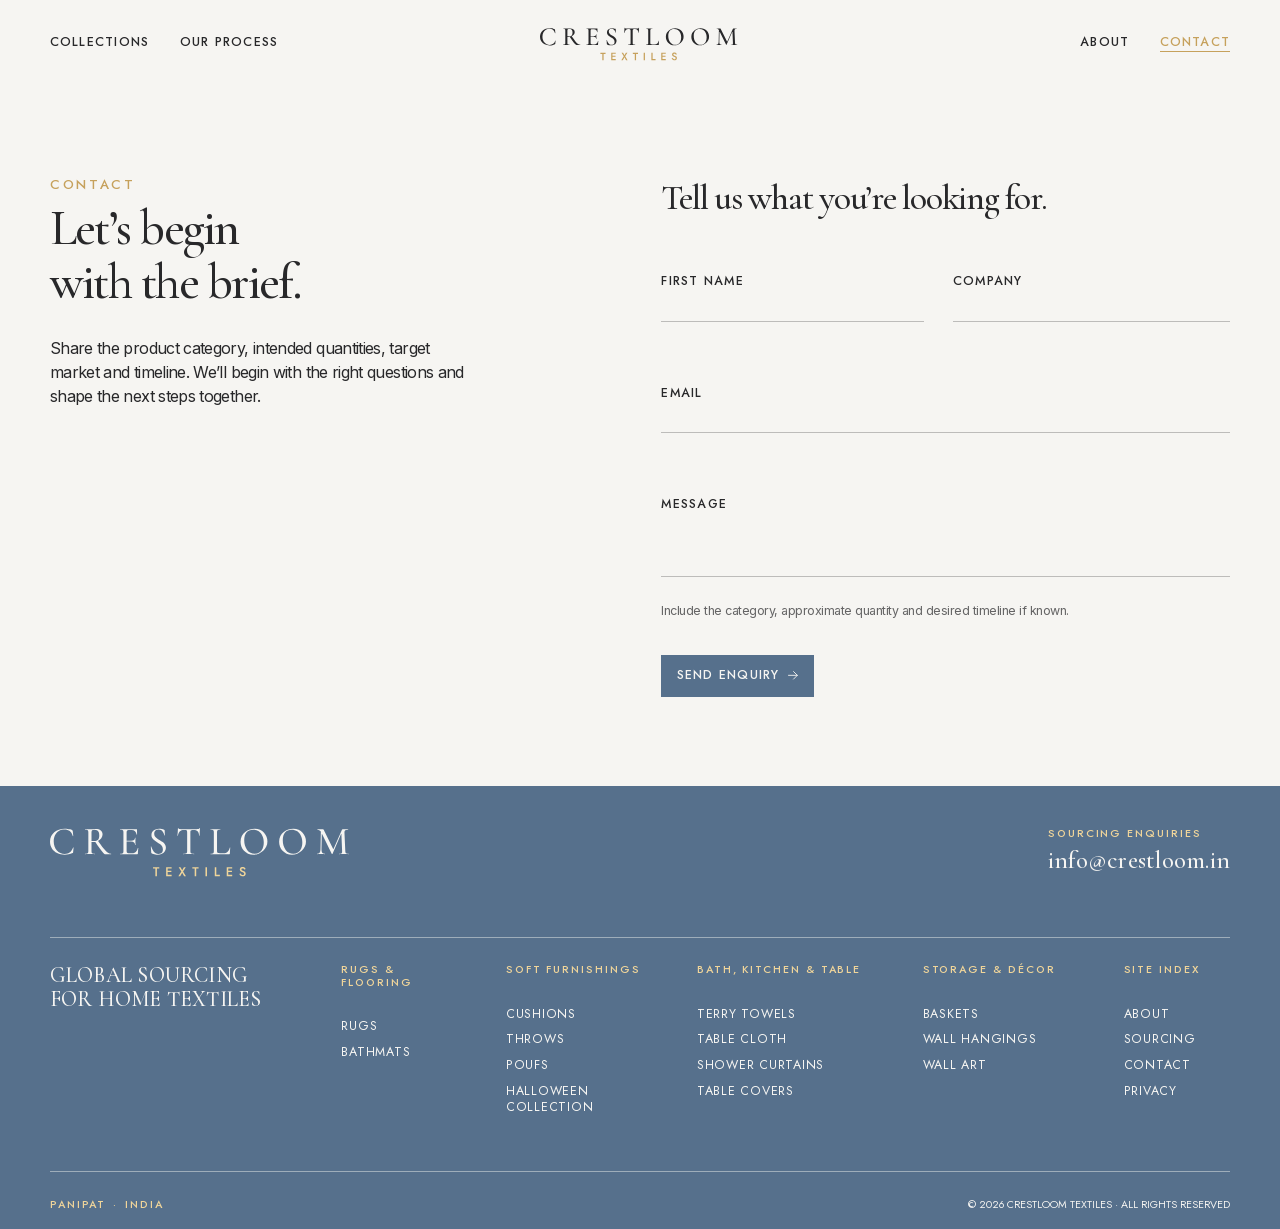
<file: contact/index.html>
<!DOCTYPE html><html lang="en"><head><meta charset="utf-8"><meta name="viewport" content="width=device-width, initial-scale=1"><meta name="generator" content="Astro v7.3.2"><!--
      `js` is what every CSS start state hangs off: set it and elements start
      hidden for GSAP to bring in. We only set it when the machine can actually
      animate — otherwise the page renders in its finished state, no timelines.
      Software rendering (Chrome with graphics acceleration off, or a
      blocklisted GPU) makes full-screen blurs and crossfades crawl.
    --><script>
      (function () {
        var html = document.documentElement;
        // ?nomotion forces the static path, for checking it without a slow machine.
        var still =
          /[?&]nomotion\b/.test(location.search) ||
          matchMedia('(prefers-reduced-motion: reduce)').matches;
        if (!still) {
          try {
            var gl = document.createElement('canvas').getContext('webgl');
            var info = gl && gl.getExtension('WEBGL_debug_renderer_info');
            var renderer = info ? String(gl.getParameter(info.UNMASKED_RENDERER_WEBGL)) : '';
            // No WebGL at all, or a software rasteriser behind it.
            still = !gl || /swiftshader|llvmpipe|software|basic render/i.test(renderer);
          } catch (e) {
            still = true;
          }
        }
        html.classList.add(still ? 'no-motion' : 'js');
      })();
    </script><title>Contact — Crestloom Textile</title><meta name="description" content="Share the product category, intended quantities, target market and timeline. We’ll begin with the right questions and shape the next steps together."><link rel="canonical" href="https://www.crestloomtextiles.com/contact/"><meta property="og:type" content="website"><meta property="og:site_name" content="Crestloom Textile"><meta property="og:locale" content="en_IN"><meta property="og:title" content="Contact — Crestloom Textile"><meta property="og:description" content="Share the product category, intended quantities, target market and timeline. We’ll begin with the right questions and shape the next steps together."><meta property="og:url" content="https://www.crestloomtextiles.com/contact/"><meta property="og:image" content="https://www.crestloomtextiles.com/og.jpg"><meta property="og:image:type" content="image/jpeg"><meta property="og:image:width" content="1200"><meta property="og:image:height" content="630"><meta property="og:image:alt" content="Crestloom Textile — Rooted in craft. Ready for what’s next. Global sourcing for home textiles, Panipat, India."><meta name="twitter:card" content="summary_large_image"><meta name="twitter:title" content="Contact — Crestloom Textile"><meta name="twitter:description" content="Share the product category, intended quantities, target market and timeline. We’ll begin with the right questions and shape the next steps together."><meta name="twitter:image" content="https://www.crestloomtextiles.com/og.jpg"><meta name="twitter:image:alt" content="Crestloom Textile — Rooted in craft. Ready for what’s next. Global sourcing for home textiles, Panipat, India."><link rel="icon" href="/favicon.ico" sizes="32x32"><link rel="icon" type="image/svg+xml" href="/favicon.svg"><link rel="apple-touch-icon" href="/apple-touch-icon.png"><link rel="manifest" href="/site.webmanifest"><meta name="theme-color" content="#f6f5f2"><link rel="stylesheet" href="/_astro/Footer.DiXsnwiP.css"><link rel="stylesheet" href="/_astro/contact.B7duHDWW.css"><link rel="stylesheet" href="/_astro/Button.Ce_DVw5u.css"></head><body><script type="module" src="/_astro/Layout.astro_astro_type_script_index_0_lang.D6s9U6B4.js"></script><div class="page-wrapper"><main class="main-wrapper"><div class="contact-page site-responsive" data-astro-cid-6bfsojfh><header class="navbar is-dark" data-astro-cid-l7arcky5><nav class="navbar_left" aria-label="Primary" data-astro-cid-l7arcky5><a href="/collections" class="text-style-nav text-link navbar_link" data-astro-cid-l7arcky5>Collections</a><a href="/#process" class="text-style-nav text-link navbar_link" data-astro-cid-l7arcky5>Our process</a></nav><a href="/" aria-label="Crestloom Textiles — home" data-astro-cid-l7arcky5="true" data-astro-cid-qisgtjgl="true" class="wordmark navbar_brand"><svg xmlns="http://www.w3.org/2000/svg" viewBox="0 0 260 58" role="img" aria-label="Crestloom Textiles" focusable="false"><g transform="translate(18 11) scale(0.38275862069)">
<g>
<g>
<path d="M28.6525 1.3979C30.6303 1.3979 32.452 1.50145 34.1176 1.70855C35.8352 1.86387 37.4226 2.14863 38.88 2.56282C40.3894 2.97701 41.8207 3.52064 43.174 4.1937C43.5903 4.34903 43.8245 4.53024 43.8766 4.73733C43.9807 4.89265 44.0588 5.28096 44.1108 5.90225L45.1258 15.6876C45.1258 15.7911 44.9696 15.8947 44.6573 15.9982C44.3971 16.05 44.2409 15.9723 44.1889 15.7652C42.8877 11.468 40.9099 8.23208 38.2554 6.05757C35.6009 3.83129 32.2178 2.71814 28.106 2.71814C23.9422 2.71814 20.2988 3.67596 17.1759 5.59161C14.053 7.50725 11.6067 10.2254 9.8371 13.746C8.06746 17.2149 7.18265 21.3309 7.18265 26.0942C7.18265 29.6148 7.72915 32.8507 8.82216 35.8018C9.91517 38.7529 11.4246 41.3416 13.3504 43.5679C15.3282 45.7424 17.5923 47.4251 20.1426 48.6159C22.745 49.8067 25.5296 50.4021 28.4964 50.4021C32.6602 50.4021 36.0173 49.3666 38.5677 47.2956C41.1701 45.2247 43.252 42.0665 44.8135 37.821C44.9176 37.6657 45.0997 37.6139 45.36 37.6657C45.6202 37.7174 45.7503 37.821 45.7503 37.9763L44.8915 46.8297C44.8395 47.451 44.7354 47.8393 44.5792 47.9946C44.4751 48.1499 44.2409 48.3311 43.8766 48.5382C41.2221 49.729 38.6718 50.5574 36.2255 51.0234C33.8313 51.5411 31.2549 51.8 28.4964 51.8C22.9793 51.8 18.0607 50.7386 13.7407 48.6159C9.47276 46.4414 6.11566 43.4644 3.66939 39.6849C1.22313 35.8536 0 31.4269 0 26.4048C0 22.6771 0.70265 19.2859 2.10795 16.2312C3.5653 13.1765 5.59518 10.536 8.19759 8.30974C10.8 6.08346 13.8188 4.37491 17.254 3.18411C20.7412 1.9933 24.5407 1.3979 28.6525 1.3979Z" fill="currentColor"/>
<path d="M107.266 50.7904C106.433 50.7904 105.054 49.8067 103.128 47.8393C101.254 45.8201 98.9899 42.9725 96.3354 39.2966C93.681 35.5688 90.6882 31.1421 87.3571 26.0165L92.588 24.3856C96.96 30.6503 100.655 35.6465 103.674 39.3742C106.745 43.1019 109.452 45.7942 111.794 47.451C114.136 49.056 116.374 49.8585 118.508 49.8585C118.664 49.8585 118.742 50.0138 118.742 50.3244C118.742 50.6351 118.664 50.7904 118.508 50.7904C115.593 50.7904 113.199 50.7904 111.325 50.7904C109.504 50.7904 108.15 50.7904 107.266 50.7904ZM88.5282 2.01919C92.9003 2.01919 96.2313 2.95113 98.5215 4.81499C100.864 6.62709 102.035 9.06047 102.035 12.1151C102.035 15.0145 101.202 17.6032 99.5364 19.8813C97.8709 22.1593 95.6848 23.9455 92.9783 25.2399C90.3239 26.5342 87.4612 27.1814 84.3904 27.1814C83.7658 27.1814 83.1152 27.1814 82.4386 27.1814C81.762 27.1296 81.1374 27.0779 80.5648 27.0261V44.4998C80.5648 46.0013 80.695 47.1403 80.9552 47.9169C81.2675 48.6936 81.8661 49.2113 82.7509 49.4702C83.6877 49.729 85.067 49.8585 86.8887 49.8585C87.0448 49.8585 87.1229 50.0138 87.1229 50.3244C87.1229 50.6351 87.0448 50.7904 86.8887 50.7904C85.5875 50.7904 84.1562 50.7645 82.5947 50.7127C81.0333 50.661 79.3157 50.6351 77.442 50.6351C75.6723 50.6351 73.9808 50.661 72.3673 50.7127C70.7538 50.7645 69.2964 50.7904 67.9952 50.7904C67.8391 50.7904 67.761 50.6351 67.761 50.3244C67.761 50.0138 67.8391 49.8585 67.9952 49.8585C69.7649 49.8585 71.0921 49.729 71.9769 49.4702C72.9138 49.2113 73.5383 48.6936 73.8506 47.9169C74.215 47.1403 74.3971 46.0013 74.3971 44.4998V8.54273C74.3971 7.04128 74.241 5.92814 73.9287 5.2033C73.6164 4.42669 73.0179 3.90894 72.133 3.65007C71.2482 3.33943 69.895 3.18411 68.0733 3.18411C67.9692 3.18411 67.9171 3.02879 67.9171 2.71814C67.9171 2.4075 67.9692 2.25218 68.0733 2.25218C69.3745 2.25218 70.8058 2.30395 72.3673 2.4075C73.9808 2.45927 75.6723 2.48516 77.442 2.48516C79.1075 2.48516 80.9812 2.4075 83.0632 2.25218C85.1451 2.09685 86.9668 2.01919 88.5282 2.01919ZM95.6328 14.6003C95.6328 11.701 95.2424 9.44878 94.4617 7.84378C93.681 6.18701 92.562 5.02209 91.1046 4.34902C89.6993 3.67596 88.0338 3.33943 86.108 3.33943C84.1301 3.33943 82.6988 3.70185 81.814 4.42669C80.9812 5.09975 80.5648 6.52354 80.5648 8.69805V25.0846C81.2935 25.1363 82.0742 25.1881 82.907 25.2399C83.7918 25.2917 84.5465 25.3175 85.1711 25.3175C89.0227 25.3175 91.7292 24.4374 93.2906 22.6771C94.8521 20.9167 95.6328 18.2245 95.6328 14.6003Z" fill="currentColor"/>
<path d="M169.489 50.7904H136.23C136.074 50.7904 135.996 50.6351 135.996 50.3244C135.996 50.0138 136.074 49.8585 136.23 49.8585C138 49.8585 139.327 49.729 140.212 49.4702C141.149 49.2113 141.773 48.6936 142.086 47.9169C142.398 47.1403 142.554 46.0013 142.554 44.4998V8.54273C142.554 7.04128 142.398 5.92814 142.086 5.2033C141.773 4.42669 141.149 3.90894 140.212 3.65007C139.327 3.33943 138 3.18411 136.23 3.18411C136.074 3.18411 135.996 3.02879 135.996 2.71814C135.996 2.4075 136.074 2.25218 136.23 2.25218H168.084C168.604 2.25218 168.864 2.48516 168.864 2.95112L169.02 12.7364C169.02 12.8918 168.864 12.9953 168.552 13.0471C168.292 13.0471 168.136 12.9694 168.084 12.8141C167.719 9.96652 166.704 7.81789 165.039 6.36822C163.373 4.86677 161.187 4.11604 158.481 4.11604H154.499C152.938 4.11604 151.74 4.24548 150.908 4.50435C150.075 4.76322 149.502 5.25507 149.19 5.97991C148.878 6.65298 148.722 7.6108 148.722 8.85337V44.1892C148.722 45.4318 148.852 46.4155 149.112 47.1403C149.424 47.8134 149.971 48.3052 150.752 48.6159C151.532 48.8748 152.625 49.0042 154.031 49.0042H159.183C162.15 49.0042 164.596 48.1499 166.522 46.4414C168.448 44.6811 169.775 42.1959 170.504 38.9859C170.504 38.8306 170.66 38.7788 170.972 38.8306C171.285 38.8824 171.441 38.9859 171.441 39.1412C171.233 40.5391 171.05 42.2218 170.894 44.1892C170.738 46.1566 170.66 47.9687 170.66 49.6255C170.66 50.4021 170.27 50.7904 169.489 50.7904ZM165.117 32.9283C165.117 30.702 164.466 29.0712 163.165 28.0357C161.916 26.9484 159.886 26.4048 157.075 26.4048H145.755V24.6186H157.31C159.964 24.6186 161.916 24.1785 163.165 23.2983C164.414 22.3664 165.039 20.9426 165.039 19.027C165.039 18.9234 165.169 18.8717 165.429 18.8717C165.741 18.8717 165.898 18.9234 165.898 19.027C165.898 20.632 165.872 21.8746 165.82 22.7547C165.82 23.6349 165.82 24.5668 165.82 25.5505C165.82 26.7413 165.846 27.9321 165.898 29.1229C166.002 30.3137 166.054 31.5822 166.054 32.9283C166.054 33.0319 165.898 33.0837 165.585 33.0837C165.273 33.0837 165.117 33.0319 165.117 32.9283Z" fill="currentColor"/>
<path d="M202.305 10.9502C202.305 13.0212 202.825 14.8074 203.866 16.3088C204.907 17.8103 206.26 19.1564 207.926 20.3472C209.591 21.4863 211.361 22.6253 213.235 23.7643C215.161 24.9033 217.008 26.12 218.778 27.4144C220.6 28.7087 222.083 30.2361 223.228 31.9964C224.425 33.7049 225.024 35.8018 225.024 38.287C225.024 40.8239 224.347 43.1019 222.994 45.1211C221.693 47.1403 219.819 48.7453 217.373 49.9361C214.978 51.1269 212.09 51.7223 208.707 51.7223C207.353 51.7223 205.974 51.5929 204.569 51.334C203.215 51.1269 201.914 50.8163 200.665 50.4021C199.416 49.9879 198.271 49.4702 197.23 48.8489C197.022 48.6936 196.84 48.5123 196.683 48.3052C196.579 48.0981 196.527 47.7875 196.527 47.3733L195.747 36.2678C195.695 36.0089 195.799 35.8795 196.059 35.8795C196.371 35.8277 196.553 35.9053 196.605 36.1124C197.074 37.7174 197.698 39.3483 198.479 41.0051C199.26 42.6619 200.197 44.1892 201.29 45.5871C202.383 46.9332 203.684 48.0464 205.193 48.9265C206.755 49.8067 208.55 50.2468 210.58 50.2468C211.986 50.2468 213.339 49.9879 214.64 49.4702C215.993 48.9524 217.086 48.0981 217.919 46.9073C218.752 45.6648 219.168 43.9562 219.168 41.7817C219.168 39.2966 218.622 37.1997 217.529 35.4912C216.436 33.7826 215.03 32.307 213.313 31.0645C211.595 29.8219 209.774 28.6311 207.848 27.4921C206.026 26.353 204.256 25.1622 202.539 23.9196C200.873 22.6771 199.52 21.2533 198.479 19.6483C197.438 17.9915 196.918 15.9982 196.918 13.6684C196.918 10.8726 197.646 8.56862 199.104 6.75652C200.613 4.94443 202.513 3.5983 204.803 2.71814C207.145 1.83798 209.539 1.3979 211.986 1.3979C213.599 1.3979 215.239 1.55322 216.904 1.86387C218.57 2.17451 220.079 2.61459 221.432 3.18411C221.901 3.39121 222.213 3.62419 222.369 3.88306C222.525 4.09016 222.603 4.32314 222.603 4.58201L222.994 14.2897C222.994 14.445 222.864 14.5485 222.603 14.6003C222.343 14.6521 222.161 14.5744 222.057 14.3673C221.901 13.4872 221.562 12.3999 221.042 11.1055C220.522 9.75942 219.819 8.46507 218.934 7.22249C218.049 5.92814 216.904 4.86677 215.499 4.03838C214.146 3.15822 212.48 2.71814 210.502 2.71814C208.681 2.71814 207.171 3.10645 205.974 3.88306C204.777 4.6079 203.866 5.5916 203.242 6.83418C202.617 8.02499 202.305 9.397 202.305 10.9502Z" fill="currentColor"/>
<path d="M259.872 3.8054C256.645 3.8054 254.12 4.71144 252.299 6.52354C250.477 8.28386 249.124 11.1314 248.239 15.0663C248.187 15.1698 248.005 15.2216 247.692 15.2216C247.432 15.2216 247.302 15.1439 247.302 14.9886C247.406 14.3155 247.51 13.3577 247.614 12.1151C247.771 10.8726 247.901 9.52644 248.005 8.07676C248.109 6.62709 248.187 5.22919 248.239 3.88306C248.343 2.53693 248.395 1.42379 248.395 0.54363C248.395 0.28476 248.551 0.155325 248.864 0.155325C249.176 0.155325 249.332 0.28476 249.332 0.54363C249.332 1.06137 249.592 1.44968 250.113 1.70855C250.633 1.91564 251.232 2.07097 251.908 2.17451C252.585 2.22629 253.158 2.25218 253.626 2.25218C258.102 2.4075 263.333 2.48516 269.318 2.48516C272.962 2.48516 275.877 2.45927 278.063 2.4075C280.249 2.30395 282.357 2.25218 284.386 2.25218C286.156 2.25218 287.509 2.14863 288.446 1.94153C289.435 1.68266 290.06 1.13903 290.32 0.310645C290.372 0.103548 290.528 0 290.788 0C291.101 0 291.257 0.103548 291.257 0.310645C291.153 1.08726 291.049 2.17451 290.944 3.57241C290.892 4.97031 290.814 6.41999 290.71 7.92144C290.658 9.42289 290.606 10.8208 290.554 12.1151C290.502 13.4095 290.476 14.3673 290.476 14.9886C290.476 15.1439 290.32 15.2216 290.008 15.2216C289.747 15.2216 289.617 15.1439 289.617 14.9886C289.253 10.9502 288.212 8.07676 286.494 6.36822C284.777 4.65967 282.226 3.8054 278.843 3.8054C277.022 3.8054 275.642 3.93483 274.705 4.1937C273.821 4.4008 273.222 4.84088 272.91 5.51395C272.65 6.18701 272.519 7.24837 272.519 8.69805V44.4998C272.519 46.0013 272.676 47.1403 272.988 47.9169C273.352 48.6936 274.029 49.2113 275.018 49.4702C276.059 49.729 277.646 49.8585 279.78 49.8585C279.884 49.8585 279.936 50.0138 279.936 50.3244C279.936 50.6351 279.884 50.7904 279.78 50.7904C278.375 50.7904 276.787 50.7645 275.018 50.7127C273.3 50.661 271.4 50.6351 269.318 50.6351C267.341 50.6351 265.467 50.661 263.697 50.7127C261.98 50.7645 260.392 50.7904 258.935 50.7904C258.779 50.7904 258.701 50.6351 258.701 50.3244C258.701 50.0138 258.779 49.8585 258.935 49.8585C260.965 49.8585 262.5 49.729 263.541 49.4702C264.634 49.2113 265.363 48.6936 265.727 47.9169C266.091 47.1403 266.274 46.0013 266.274 44.4998V8.54273C266.274 7.14483 266.118 6.10934 265.805 5.43628C265.493 4.71144 264.868 4.27136 263.931 4.11604C262.995 3.90895 261.641 3.8054 259.872 3.8054Z" fill="currentColor"/>
<path d="M324.285 8.62039V44.1892C324.285 45.5353 324.416 46.5708 324.676 47.2956C324.988 47.9687 325.535 48.4347 326.315 48.6936C327.148 48.9006 328.371 49.0042 329.985 49.0042H336.621C340.004 49.0042 342.763 48.0205 344.896 46.0531C347.03 44.0857 348.436 41.4711 349.112 38.2093C349.112 38.054 349.242 38.0022 349.503 38.054C349.815 38.054 349.971 38.1316 349.971 38.287C349.815 39.7884 349.659 41.6005 349.503 43.7232C349.347 45.846 349.269 47.8134 349.269 49.6255C349.269 50.4021 348.878 50.7904 348.097 50.7904H311.716C311.612 50.7904 311.56 50.6351 311.56 50.3244C311.56 50.0138 311.612 49.8585 311.716 49.8585C313.537 49.8585 314.891 49.729 315.776 49.4702C316.712 49.2113 317.337 48.6936 317.649 47.9169C317.962 47.1403 318.118 46.0013 318.118 44.4998V8.54273C318.118 7.04128 317.962 5.92814 317.649 5.2033C317.337 4.42669 316.712 3.90894 315.776 3.65007C314.891 3.33943 313.537 3.18411 311.716 3.18411C311.612 3.18411 311.56 3.02879 311.56 2.71814C311.56 2.4075 311.612 2.25218 311.716 2.25218C312.965 2.25218 314.396 2.30395 316.01 2.4075C317.675 2.45927 319.393 2.48516 321.163 2.48516C323.036 2.48516 324.754 2.45927 326.315 2.4075C327.929 2.30395 329.36 2.25218 330.609 2.25218C330.713 2.25218 330.765 2.4075 330.765 2.71814C330.765 3.02879 330.713 3.18411 330.609 3.18411C328.788 3.18411 327.434 3.33943 326.549 3.65007C325.665 3.90894 325.066 4.42669 324.754 5.2033C324.442 5.97991 324.285 7.11894 324.285 8.62039Z" fill="currentColor"/>
<path d="M394.741 51.7223C390.994 51.7223 387.585 51.0752 384.514 49.7808C381.495 48.4347 378.892 46.5967 376.706 44.2669C374.572 41.937 372.907 39.2707 371.71 36.2678C370.565 33.2131 369.992 29.9772 369.992 26.5601C369.992 22.3664 370.799 18.6905 372.412 15.5322C374.078 12.374 376.264 9.75942 378.971 7.68846C381.677 5.56572 384.644 3.98661 387.871 2.95112C391.098 1.91564 394.299 1.3979 397.474 1.3979C401.325 1.3979 404.76 2.09685 407.779 3.49475C410.85 4.84088 413.452 6.67886 415.586 9.00869C417.72 11.3385 419.334 13.979 420.427 16.9301C421.572 19.8813 422.144 22.91 422.144 26.0165C422.144 29.6407 421.416 33.006 419.958 36.1124C418.501 39.2189 416.497 41.937 413.947 44.2669C411.449 46.5967 408.534 48.4347 405.203 49.7808C401.924 51.0752 398.437 51.7223 394.741 51.7223ZM397.474 50.0138C400.753 50.0138 403.719 49.1854 406.374 47.5286C409.08 45.8201 411.188 43.3608 412.698 40.1508C414.259 36.8891 415.04 32.9024 415.04 28.191C415.04 23.376 414.181 19.1046 412.464 15.3769C410.798 11.5974 408.404 8.64628 405.281 6.52354C402.21 4.34902 398.541 3.26177 394.273 3.26177C388.808 3.26177 384.566 5.09975 381.547 8.77571C378.58 12.4517 377.097 17.4738 377.097 23.842C377.097 27.5179 377.565 30.9609 378.502 34.1709C379.491 37.3291 380.896 40.099 382.718 42.4807C384.54 44.8623 386.7 46.7261 389.198 48.0723C391.696 49.3666 394.455 50.0138 397.474 50.0138Z" fill="currentColor"/>
<path d="M469.609 51.7223C465.862 51.7223 462.453 51.0752 459.382 49.7808C456.363 48.4347 453.76 46.5967 451.574 44.2669C449.44 41.937 447.775 39.2707 446.578 36.2678C445.433 33.2131 444.86 29.9772 444.86 26.5601C444.86 22.3664 445.667 18.6905 447.28 15.5322C448.946 12.374 451.132 9.75942 453.839 7.68846C456.545 5.56572 459.512 3.98661 462.739 2.95112C465.966 1.91564 469.167 1.3979 472.342 1.3979C476.193 1.3979 479.628 2.09685 482.647 3.49475C485.718 4.84088 488.32 6.67886 490.454 9.00869C492.588 11.3385 494.202 13.979 495.295 16.9301C496.44 19.8813 497.012 22.91 497.012 26.0165C497.012 29.6407 496.284 33.006 494.826 36.1124C493.369 39.2189 491.365 41.937 488.815 44.2669C486.317 46.5967 483.402 48.4347 480.071 49.7808C476.792 51.0752 473.305 51.7223 469.609 51.7223ZM472.342 50.0138C475.621 50.0138 478.587 49.1854 481.242 47.5286C483.948 45.8201 486.056 43.3608 487.566 40.1508C489.127 36.8891 489.908 32.9024 489.908 28.191C489.908 23.376 489.049 19.1046 487.332 15.3769C485.666 11.5974 483.272 8.64628 480.149 6.52354C477.078 4.34902 473.409 3.26177 469.141 3.26177C463.676 3.26177 459.434 5.09975 456.415 8.77571C453.448 12.4517 451.965 17.4738 451.965 23.842C451.965 27.5179 452.433 30.9609 453.37 34.1709C454.359 37.3291 455.764 40.099 457.586 42.4807C459.408 44.8623 461.568 46.7261 464.066 48.0723C466.564 49.3666 469.323 50.0138 472.342 50.0138Z" fill="currentColor"/>
<path d="M525.193 41.937L525.974 4.03838L527.926 4.1937L527.145 41.937C527.093 44.6293 527.562 46.6226 528.55 47.9169C529.591 49.2113 531.309 49.8585 533.703 49.8585C533.859 49.8585 533.937 50.0138 533.937 50.3244C533.937 50.6351 533.859 50.7904 533.703 50.7904C532.558 50.7904 531.387 50.7645 530.19 50.7127C528.993 50.661 527.64 50.6351 526.13 50.6351C524.725 50.6351 523.398 50.661 522.148 50.7127C520.899 50.7645 519.728 50.7904 518.635 50.7904C518.531 50.7904 518.479 50.6351 518.479 50.3244C518.479 50.0138 518.531 49.8585 518.635 49.8585C520.821 49.8585 522.435 49.2113 523.476 47.9169C524.569 46.6226 525.141 44.6293 525.193 41.937ZM579.844 49.8585C579.948 49.8585 580 50.0138 580 50.3244C580 50.6351 579.948 50.7904 579.844 50.7904C578.543 50.7904 577.085 50.7645 575.472 50.7127C573.858 50.661 572.141 50.6351 570.319 50.6351C568.602 50.6351 566.988 50.661 565.479 50.7127C563.969 50.7645 562.616 50.7904 561.419 50.7904C561.263 50.7904 561.185 50.6351 561.185 50.3244C561.185 50.0138 561.263 49.8585 561.419 49.8585C563.969 49.8585 565.609 49.5219 566.337 48.8489C567.066 48.1758 567.352 46.7261 567.196 44.4998L565.635 7.92144L568.68 3.57241L548.459 50.2468C548.407 50.4539 548.199 50.5574 547.834 50.5574C547.522 50.5574 547.314 50.4539 547.21 50.2468L526.833 8.69805C525.011 5.02209 522.461 3.18411 519.182 3.18411C519.078 3.18411 519.026 3.02879 519.026 2.71814C519.026 2.4075 519.078 2.25218 519.182 2.25218C520.119 2.25218 521.081 2.27806 522.07 2.32984C523.111 2.38161 523.996 2.4075 524.725 2.4075C525.714 2.4075 526.599 2.38161 527.379 2.32984C528.212 2.27806 528.837 2.25218 529.253 2.25218C529.982 2.25218 530.554 2.51105 530.971 3.02879C531.387 3.49476 532.012 4.58201 532.844 6.29056L550.567 42.0924L547.678 47.0627L566.494 4.1937C566.754 3.57241 567.066 3.10645 567.43 2.7958C567.847 2.43339 568.315 2.25218 568.836 2.25218C569.2 2.25218 569.642 2.27806 570.163 2.32984C570.735 2.38161 571.386 2.4075 572.115 2.4075C573.572 2.4075 574.795 2.38161 575.784 2.32984C576.773 2.27806 577.788 2.25218 578.829 2.25218C578.933 2.25218 578.985 2.4075 578.985 2.71814C578.985 3.02879 578.933 3.18411 578.829 3.18411C576.331 3.18411 574.509 3.5983 573.364 4.42669C572.219 5.2033 571.672 6.65298 571.724 8.77571L573.364 44.4998C573.468 46.0013 573.676 47.1403 573.988 47.9169C574.301 48.6936 574.899 49.2113 575.784 49.4702C576.669 49.729 578.022 49.8585 579.844 49.8585Z" fill="currentColor"/>
</g>
<g transform="translate(290 87) scale(1.25) translate(-290 -87)">
<path d="M200 78.8125V76.0988H212.161V78.8125H207.551V93.5266H204.585V78.8125H200Z" fill="var(--wordmark-accent, var(--color--gold))"/>
<path d="M227.336 93.5266V90.9373H236.133V93.5266H227.336ZM227.336 78.688V76.0988H236.133V78.688H227.336ZM227.336 85.46V82.9205H235.634V85.46H227.336ZM225.516 76.0988H228.407V93.5266H225.516V76.0988Z" fill="var(--wordmark-accent, var(--color--gold))"/>
<path d="M260.014 76.0988H263.602L258.319 84.4641L263.976 93.5266H260.388L256.65 86.8293L252.787 93.5266H249.223L255.005 84.4641L249.846 76.0988H253.41L256.674 81.9993L260.014 76.0988Z" fill="var(--wordmark-accent, var(--color--gold))"/>
<path d="M276.329 78.8125V76.0988H288.491V78.8125H283.88V93.5266H280.915V78.8125H276.329Z" fill="var(--wordmark-accent, var(--color--gold))"/>
<path d="M301.846 76.0988H304.811V93.5266H301.846V76.0988Z" fill="var(--wordmark-accent, var(--color--gold))"/>
<path d="M319.923 76.0988H322.864V90.8875H329.791V93.5266H319.923V76.0988Z" fill="var(--wordmark-accent, var(--color--gold))"/>
<path d="M344.954 93.5266V90.9373H353.751V93.5266H344.954ZM344.954 78.688V76.0988H353.751V78.688H344.954ZM344.954 85.46V82.9205H353.253V85.46H344.954ZM343.135 76.0988H346.026V93.5266H343.135V76.0988Z" fill="var(--wordmark-accent, var(--color--gold))"/>
<path d="M369.733 87.9248C370.115 88.5887 370.522 89.1779 370.954 89.6924C371.402 90.1904 371.892 90.5804 372.424 90.8626C372.956 91.1282 373.554 91.2609 374.218 91.2609C375.016 91.2609 375.664 91.0452 376.162 90.6136C376.661 90.1821 376.91 89.626 376.91 88.9455C376.91 88.2982 376.752 87.7837 376.436 87.4019C376.121 87.0036 375.68 86.6716 375.116 86.4061C374.567 86.1239 373.928 85.85 373.197 85.5845C372.765 85.4351 372.283 85.2359 371.751 84.9869C371.22 84.7214 370.713 84.3977 370.231 84.016C369.749 83.6176 369.351 83.1363 369.035 82.5719C368.719 81.991 368.561 81.2939 368.561 80.4806C368.561 79.5511 368.802 78.7378 369.284 78.0407C369.766 77.327 370.414 76.7793 371.228 76.3975C372.059 75.9992 372.997 75.8 374.044 75.8C375.074 75.8 375.971 75.9826 376.735 76.3477C377.5 76.7129 378.139 77.1776 378.654 77.742C379.186 78.3063 379.601 78.8955 379.9 79.5096L377.508 80.8541C377.292 80.4225 377.018 80.0242 376.686 79.659C376.353 79.2773 375.963 78.9785 375.514 78.7627C375.082 78.5304 374.576 78.4142 373.994 78.4142C373.18 78.4142 372.582 78.605 372.2 78.9868C371.818 79.352 371.627 79.7835 371.627 80.2814C371.627 80.7296 371.76 81.1362 372.025 81.5014C372.308 81.8499 372.74 82.1819 373.321 82.4973C373.903 82.8126 374.659 83.1363 375.589 83.4682C376.104 83.6508 376.619 83.8832 377.134 84.1653C377.666 84.4475 378.148 84.8044 378.58 85.2359C379.011 85.6509 379.352 86.1405 379.601 86.7048C379.867 87.2691 380 87.9331 380 88.6966C380 89.5099 379.842 90.2402 379.527 90.8875C379.211 91.5348 378.779 92.0825 378.231 92.5307C377.682 92.9622 377.059 93.2942 376.362 93.5266C375.68 93.7755 374.966 93.9 374.218 93.9C373.188 93.9 372.233 93.7008 371.353 93.3025C370.489 92.8875 369.733 92.3398 369.085 91.6593C368.437 90.9788 367.922 90.2402 367.54 89.4435L369.733 87.9248Z" fill="var(--wordmark-accent, var(--color--gold))"/>
</g>
</g>
</g></svg></a><nav class="navbar_right" aria-label="Secondary" data-astro-cid-l7arcky5><a href="/about" class="text-style-nav text-link navbar_link" data-astro-cid-l7arcky5>About</a><a href="/contact" class="text-style-nav text-link navbar_link" aria-current="page" data-astro-cid-l7arcky5>Contact</a></nav><button class="text-style-nav navbar_toggle" type="button" aria-expanded="false" aria-controls="navbar-menu" data-astro-cid-l7arcky5><span class="navbar_toggle-icon" aria-hidden="true" data-astro-cid-l7arcky5><span data-astro-cid-l7arcky5></span><span data-astro-cid-l7arcky5></span><span data-astro-cid-l7arcky5></span></span><span class="navbar_toggle-label" data-astro-cid-l7arcky5>Menu</span></button><div class="navbar_menu" id="navbar-menu" hidden data-astro-cid-l7arcky5><p class="navbar_explore" data-astro-cid-l7arcky5>Explore</p><a href="/collections" class="text-style-nav text-link navbar_link" data-astro-cid-l7arcky5>Collections</a><a href="/#process" class="text-style-nav text-link navbar_link" data-astro-cid-l7arcky5>Our process</a><a href="/about" class="text-style-nav text-link navbar_link" data-astro-cid-l7arcky5>About</a><a href="/contact" class="text-style-nav text-link navbar_link" aria-current="page" data-astro-cid-l7arcky5>Contact</a><a href="mailto:info@crestloom.in" class="navbar_email" data-astro-cid-l7arcky5>info@crestloom.in</a></div></header><script type="module" src="/_astro/Navbar.astro_astro_type_script_index_0_lang.C_Nj2dT8.js"></script><section class="contact padding-global" id="contact" data-reveal-section data-astro-cid-6bfsojfh><div class="container-large contact_inner" data-astro-cid-6bfsojfh><div class="contact_copy" data-reveal-group data-astro-cid-6bfsojfh><div class="contact_heading-block" data-astro-cid-6bfsojfh><p data-reveal="lines" data-astro-cid-6bfsojfh="true" class="lines text-style-tagline text-color-sandy-brown"><span class="lines_mask"><span class="lines_inner">Contact</span></span></p><h1 data-reveal="lines" data-astro-cid-6bfsojfh="true" class="lines heading-style-h2"><span class="lines_mask"><span class="lines_inner">Let’s begin</span></span> <span class="lines_mask"><span class="lines_inner">with the brief.</span></span></h1></div><p class="text-size-large contact_intro" data-reveal="fade" data-astro-cid-6bfsojfh>Share the product category, intended quantities, target market and timeline. We’ll begin with the right questions and shape the next steps together.</p></div><div class="contact-form" data-reveal-group data-astro-cid-vekgkm42><div class="contact-form_entry" data-astro-cid-vekgkm42><h2 data-reveal="lines" data-astro-cid-vekgkm42="true" class="lines heading-style-h3"><span class="lines_mask"><span class="lines_inner">Tell us what you’re looking for.</span></span></h2><form class="contact-form_form" data-callback-path="/enquiry-received/" novalidate data-reveal data-astro-cid-vekgkm42><div class="contact-form_fields" data-astro-cid-vekgkm42><div class="contact-form_row" data-astro-cid-vekgkm42><div class="contact-form_field is-first-name" data-astro-cid-vekgkm42><label for="first-name" class="text-style-nav" data-astro-cid-vekgkm42>First name</label><input id="first-name" name="firstName" type="text" autocomplete="given-name" required data-astro-cid-vekgkm42></div><div class="contact-form_field is-company" data-astro-cid-vekgkm42><label for="company" class="text-style-nav" data-astro-cid-vekgkm42>Company</label><input id="company" name="company" type="text" autocomplete="organization" data-astro-cid-vekgkm42></div></div><div class="contact-form_field" data-astro-cid-vekgkm42><label for="email" class="text-style-nav" data-astro-cid-vekgkm42>Email</label><input id="email" name="email" type="email" autocomplete="email" required data-astro-cid-vekgkm42></div><div class="contact-form_field is-message" data-astro-cid-vekgkm42><label for="message" class="text-style-nav" data-astro-cid-vekgkm42>Message</label><textarea id="message" name="message" rows="2" required data-astro-cid-vekgkm42></textarea></div><!-- honeypot: hidden from people, filled by bots --><div class="contact-form_hp" aria-hidden="true" data-astro-cid-vekgkm42><label for="website" data-astro-cid-vekgkm42>Website</label><input id="website" name="_honey" type="text" tabindex="-1" autocomplete="off" data-astro-cid-vekgkm42></div></div><p class="text-size-small contact-form_note" data-astro-cid-vekgkm42>Include the category, approximate quantity and desired timeline if known.</p><div class="contact-form_feedback is-sending" role="status" hidden data-astro-cid-vekgkm42><p class="contact-form_feedback-title" data-astro-cid-vekgkm42><img src="/_astro/contact-sending.CXaFD3ph.svg" width="16" height="16" alt="" class="contact-form_spinner" data-astro-cid-vekgkm42>Sending your enquiry</p><p data-astro-cid-vekgkm42>Please keep this page open. Your details will stay in the form.</p></div><div class="contact-form_feedback is-error" role="alert" hidden data-astro-cid-vekgkm42><p class="contact-form_feedback-title" data-astro-cid-vekgkm42><span class="contact-form_error-mark" aria-hidden="true" data-astro-cid-vekgkm42>!</span><span data-astro-cid-vekgkm42>We couldn’t send your enquiry.</span></p><p class="contact-form_error-detail" data-astro-cid-vekgkm42>Your details are still here. Please try again, or email <a href="mailto:info@crestloom.in" data-astro-cid-vekgkm42>info@crestloom.in</a>.</p></div><button type="submit" disabled data-astro-cid-vekgkm42="true" data-astro-cid-ekguhzzh="true" class="text-style-button button is-filled-cyan contact-form_submit"><span class="button_fill" aria-hidden="true" data-astro-cid-ekguhzzh></span><span class="button_label" data-astro-cid-ekguhzzh><span class="button_label-text" data-astro-cid-ekguhzzh>Send enquiry</span><span class="button_label-text is-swap" aria-hidden="true" data-astro-cid-ekguhzzh>Send enquiry</span></span><svg class="button_icon" width="12" height="12" viewBox="0 0 12 12" fill="none" aria-hidden="true" data-astro-cid-ekguhzzh><path d="M0.6 6H10.5M6.25 10.25L10.5 6L6.25 1.75" stroke="currentColor" stroke-linecap="round" stroke-linejoin="round" data-astro-cid-ekguhzzh></path></svg></button></form><noscript><p data-astro-cid-vekgkm42>Please enable JavaScript to send an enquiry from this page.</p></noscript></div><div class="contact-form_success" role="status" hidden data-astro-cid-vekgkm42><p class="contact-form_success-tag" data-astro-cid-vekgkm42>Enquiry received</p><h2 class="heading-style-h3" tabindex="-1" data-astro-cid-vekgkm42>Thank you for getting in touch.</h2><p class="text-size-regular" data-astro-cid-vekgkm42>Your enquiry has been submitted. Our team will be in touch by email.</p><button type="button" data-astro-cid-vekgkm42="true" data-astro-cid-ekguhzzh="true" class="text-style-button button is-filled-cyan contact-form_again"><span class="button_fill" aria-hidden="true" data-astro-cid-ekguhzzh></span><span class="button_label" data-astro-cid-ekguhzzh><span class="button_label-text" data-astro-cid-ekguhzzh>Send another enquiry</span><span class="button_label-text is-swap" aria-hidden="true" data-astro-cid-ekguhzzh>Send another enquiry</span></span><svg class="button_icon" width="12" height="12" viewBox="0 0 12 12" fill="none" aria-hidden="true" data-astro-cid-ekguhzzh><path d="M0.6 6H10.5M6.25 10.25L10.5 6L6.25 1.75" stroke="currentColor" stroke-linecap="round" stroke-linejoin="round" data-astro-cid-ekguhzzh></path></svg></button></div></div><script type="module" src="/_astro/ContactForm.astro_astro_type_script_index_0_lang.DVCT72XT.js"></script></div></section><footer class="directory-footer padding-global" data-astro-cid-yylbornd><div class="container-large directory-footer_inner" data-astro-cid-yylbornd><div class="directory-footer_top" data-astro-cid-yylbornd><a href="/" aria-label="Crestloom Textiles — home" data-astro-cid-yylbornd="true" data-astro-cid-qisgtjgl="true" class="wordmark directory-footer_brand"><svg xmlns="http://www.w3.org/2000/svg" viewBox="0 0 580 96" role="img" aria-label="Crestloom Textiles" focusable="false">
<g>
<g>
<path d="M28.6525 1.3979C30.6303 1.3979 32.452 1.50145 34.1176 1.70855C35.8352 1.86387 37.4226 2.14863 38.88 2.56282C40.3894 2.97701 41.8207 3.52064 43.174 4.1937C43.5903 4.34903 43.8245 4.53024 43.8766 4.73733C43.9807 4.89265 44.0588 5.28096 44.1108 5.90225L45.1258 15.6876C45.1258 15.7911 44.9696 15.8947 44.6573 15.9982C44.3971 16.05 44.2409 15.9723 44.1889 15.7652C42.8877 11.468 40.9099 8.23208 38.2554 6.05757C35.6009 3.83129 32.2178 2.71814 28.106 2.71814C23.9422 2.71814 20.2988 3.67596 17.1759 5.59161C14.053 7.50725 11.6067 10.2254 9.8371 13.746C8.06746 17.2149 7.18265 21.3309 7.18265 26.0942C7.18265 29.6148 7.72915 32.8507 8.82216 35.8018C9.91517 38.7529 11.4246 41.3416 13.3504 43.5679C15.3282 45.7424 17.5923 47.4251 20.1426 48.6159C22.745 49.8067 25.5296 50.4021 28.4964 50.4021C32.6602 50.4021 36.0173 49.3666 38.5677 47.2956C41.1701 45.2247 43.252 42.0665 44.8135 37.821C44.9176 37.6657 45.0997 37.6139 45.36 37.6657C45.6202 37.7174 45.7503 37.821 45.7503 37.9763L44.8915 46.8297C44.8395 47.451 44.7354 47.8393 44.5792 47.9946C44.4751 48.1499 44.2409 48.3311 43.8766 48.5382C41.2221 49.729 38.6718 50.5574 36.2255 51.0234C33.8313 51.5411 31.2549 51.8 28.4964 51.8C22.9793 51.8 18.0607 50.7386 13.7407 48.6159C9.47276 46.4414 6.11566 43.4644 3.66939 39.6849C1.22313 35.8536 0 31.4269 0 26.4048C0 22.6771 0.70265 19.2859 2.10795 16.2312C3.5653 13.1765 5.59518 10.536 8.19759 8.30974C10.8 6.08346 13.8188 4.37491 17.254 3.18411C20.7412 1.9933 24.5407 1.3979 28.6525 1.3979Z" fill="currentColor"/>
<path d="M107.266 50.7904C106.433 50.7904 105.054 49.8067 103.128 47.8393C101.254 45.8201 98.9899 42.9725 96.3354 39.2966C93.681 35.5688 90.6882 31.1421 87.3571 26.0165L92.588 24.3856C96.96 30.6503 100.655 35.6465 103.674 39.3742C106.745 43.1019 109.452 45.7942 111.794 47.451C114.136 49.056 116.374 49.8585 118.508 49.8585C118.664 49.8585 118.742 50.0138 118.742 50.3244C118.742 50.6351 118.664 50.7904 118.508 50.7904C115.593 50.7904 113.199 50.7904 111.325 50.7904C109.504 50.7904 108.15 50.7904 107.266 50.7904ZM88.5282 2.01919C92.9003 2.01919 96.2313 2.95113 98.5215 4.81499C100.864 6.62709 102.035 9.06047 102.035 12.1151C102.035 15.0145 101.202 17.6032 99.5364 19.8813C97.8709 22.1593 95.6848 23.9455 92.9783 25.2399C90.3239 26.5342 87.4612 27.1814 84.3904 27.1814C83.7658 27.1814 83.1152 27.1814 82.4386 27.1814C81.762 27.1296 81.1374 27.0779 80.5648 27.0261V44.4998C80.5648 46.0013 80.695 47.1403 80.9552 47.9169C81.2675 48.6936 81.8661 49.2113 82.7509 49.4702C83.6877 49.729 85.067 49.8585 86.8887 49.8585C87.0448 49.8585 87.1229 50.0138 87.1229 50.3244C87.1229 50.6351 87.0448 50.7904 86.8887 50.7904C85.5875 50.7904 84.1562 50.7645 82.5947 50.7127C81.0333 50.661 79.3157 50.6351 77.442 50.6351C75.6723 50.6351 73.9808 50.661 72.3673 50.7127C70.7538 50.7645 69.2964 50.7904 67.9952 50.7904C67.8391 50.7904 67.761 50.6351 67.761 50.3244C67.761 50.0138 67.8391 49.8585 67.9952 49.8585C69.7649 49.8585 71.0921 49.729 71.9769 49.4702C72.9138 49.2113 73.5383 48.6936 73.8506 47.9169C74.215 47.1403 74.3971 46.0013 74.3971 44.4998V8.54273C74.3971 7.04128 74.241 5.92814 73.9287 5.2033C73.6164 4.42669 73.0179 3.90894 72.133 3.65007C71.2482 3.33943 69.895 3.18411 68.0733 3.18411C67.9692 3.18411 67.9171 3.02879 67.9171 2.71814C67.9171 2.4075 67.9692 2.25218 68.0733 2.25218C69.3745 2.25218 70.8058 2.30395 72.3673 2.4075C73.9808 2.45927 75.6723 2.48516 77.442 2.48516C79.1075 2.48516 80.9812 2.4075 83.0632 2.25218C85.1451 2.09685 86.9668 2.01919 88.5282 2.01919ZM95.6328 14.6003C95.6328 11.701 95.2424 9.44878 94.4617 7.84378C93.681 6.18701 92.562 5.02209 91.1046 4.34902C89.6993 3.67596 88.0338 3.33943 86.108 3.33943C84.1301 3.33943 82.6988 3.70185 81.814 4.42669C80.9812 5.09975 80.5648 6.52354 80.5648 8.69805V25.0846C81.2935 25.1363 82.0742 25.1881 82.907 25.2399C83.7918 25.2917 84.5465 25.3175 85.1711 25.3175C89.0227 25.3175 91.7292 24.4374 93.2906 22.6771C94.8521 20.9167 95.6328 18.2245 95.6328 14.6003Z" fill="currentColor"/>
<path d="M169.489 50.7904H136.23C136.074 50.7904 135.996 50.6351 135.996 50.3244C135.996 50.0138 136.074 49.8585 136.23 49.8585C138 49.8585 139.327 49.729 140.212 49.4702C141.149 49.2113 141.773 48.6936 142.086 47.9169C142.398 47.1403 142.554 46.0013 142.554 44.4998V8.54273C142.554 7.04128 142.398 5.92814 142.086 5.2033C141.773 4.42669 141.149 3.90894 140.212 3.65007C139.327 3.33943 138 3.18411 136.23 3.18411C136.074 3.18411 135.996 3.02879 135.996 2.71814C135.996 2.4075 136.074 2.25218 136.23 2.25218H168.084C168.604 2.25218 168.864 2.48516 168.864 2.95112L169.02 12.7364C169.02 12.8918 168.864 12.9953 168.552 13.0471C168.292 13.0471 168.136 12.9694 168.084 12.8141C167.719 9.96652 166.704 7.81789 165.039 6.36822C163.373 4.86677 161.187 4.11604 158.481 4.11604H154.499C152.938 4.11604 151.74 4.24548 150.908 4.50435C150.075 4.76322 149.502 5.25507 149.19 5.97991C148.878 6.65298 148.722 7.6108 148.722 8.85337V44.1892C148.722 45.4318 148.852 46.4155 149.112 47.1403C149.424 47.8134 149.971 48.3052 150.752 48.6159C151.532 48.8748 152.625 49.0042 154.031 49.0042H159.183C162.15 49.0042 164.596 48.1499 166.522 46.4414C168.448 44.6811 169.775 42.1959 170.504 38.9859C170.504 38.8306 170.66 38.7788 170.972 38.8306C171.285 38.8824 171.441 38.9859 171.441 39.1412C171.233 40.5391 171.05 42.2218 170.894 44.1892C170.738 46.1566 170.66 47.9687 170.66 49.6255C170.66 50.4021 170.27 50.7904 169.489 50.7904ZM165.117 32.9283C165.117 30.702 164.466 29.0712 163.165 28.0357C161.916 26.9484 159.886 26.4048 157.075 26.4048H145.755V24.6186H157.31C159.964 24.6186 161.916 24.1785 163.165 23.2983C164.414 22.3664 165.039 20.9426 165.039 19.027C165.039 18.9234 165.169 18.8717 165.429 18.8717C165.741 18.8717 165.898 18.9234 165.898 19.027C165.898 20.632 165.872 21.8746 165.82 22.7547C165.82 23.6349 165.82 24.5668 165.82 25.5505C165.82 26.7413 165.846 27.9321 165.898 29.1229C166.002 30.3137 166.054 31.5822 166.054 32.9283C166.054 33.0319 165.898 33.0837 165.585 33.0837C165.273 33.0837 165.117 33.0319 165.117 32.9283Z" fill="currentColor"/>
<path d="M202.305 10.9502C202.305 13.0212 202.825 14.8074 203.866 16.3088C204.907 17.8103 206.26 19.1564 207.926 20.3472C209.591 21.4863 211.361 22.6253 213.235 23.7643C215.161 24.9033 217.008 26.12 218.778 27.4144C220.6 28.7087 222.083 30.2361 223.228 31.9964C224.425 33.7049 225.024 35.8018 225.024 38.287C225.024 40.8239 224.347 43.1019 222.994 45.1211C221.693 47.1403 219.819 48.7453 217.373 49.9361C214.978 51.1269 212.09 51.7223 208.707 51.7223C207.353 51.7223 205.974 51.5929 204.569 51.334C203.215 51.1269 201.914 50.8163 200.665 50.4021C199.416 49.9879 198.271 49.4702 197.23 48.8489C197.022 48.6936 196.84 48.5123 196.683 48.3052C196.579 48.0981 196.527 47.7875 196.527 47.3733L195.747 36.2678C195.695 36.0089 195.799 35.8795 196.059 35.8795C196.371 35.8277 196.553 35.9053 196.605 36.1124C197.074 37.7174 197.698 39.3483 198.479 41.0051C199.26 42.6619 200.197 44.1892 201.29 45.5871C202.383 46.9332 203.684 48.0464 205.193 48.9265C206.755 49.8067 208.55 50.2468 210.58 50.2468C211.986 50.2468 213.339 49.9879 214.64 49.4702C215.993 48.9524 217.086 48.0981 217.919 46.9073C218.752 45.6648 219.168 43.9562 219.168 41.7817C219.168 39.2966 218.622 37.1997 217.529 35.4912C216.436 33.7826 215.03 32.307 213.313 31.0645C211.595 29.8219 209.774 28.6311 207.848 27.4921C206.026 26.353 204.256 25.1622 202.539 23.9196C200.873 22.6771 199.52 21.2533 198.479 19.6483C197.438 17.9915 196.918 15.9982 196.918 13.6684C196.918 10.8726 197.646 8.56862 199.104 6.75652C200.613 4.94443 202.513 3.5983 204.803 2.71814C207.145 1.83798 209.539 1.3979 211.986 1.3979C213.599 1.3979 215.239 1.55322 216.904 1.86387C218.57 2.17451 220.079 2.61459 221.432 3.18411C221.901 3.39121 222.213 3.62419 222.369 3.88306C222.525 4.09016 222.603 4.32314 222.603 4.58201L222.994 14.2897C222.994 14.445 222.864 14.5485 222.603 14.6003C222.343 14.6521 222.161 14.5744 222.057 14.3673C221.901 13.4872 221.562 12.3999 221.042 11.1055C220.522 9.75942 219.819 8.46507 218.934 7.22249C218.049 5.92814 216.904 4.86677 215.499 4.03838C214.146 3.15822 212.48 2.71814 210.502 2.71814C208.681 2.71814 207.171 3.10645 205.974 3.88306C204.777 4.6079 203.866 5.5916 203.242 6.83418C202.617 8.02499 202.305 9.397 202.305 10.9502Z" fill="currentColor"/>
<path d="M259.872 3.8054C256.645 3.8054 254.12 4.71144 252.299 6.52354C250.477 8.28386 249.124 11.1314 248.239 15.0663C248.187 15.1698 248.005 15.2216 247.692 15.2216C247.432 15.2216 247.302 15.1439 247.302 14.9886C247.406 14.3155 247.51 13.3577 247.614 12.1151C247.771 10.8726 247.901 9.52644 248.005 8.07676C248.109 6.62709 248.187 5.22919 248.239 3.88306C248.343 2.53693 248.395 1.42379 248.395 0.54363C248.395 0.28476 248.551 0.155325 248.864 0.155325C249.176 0.155325 249.332 0.28476 249.332 0.54363C249.332 1.06137 249.592 1.44968 250.113 1.70855C250.633 1.91564 251.232 2.07097 251.908 2.17451C252.585 2.22629 253.158 2.25218 253.626 2.25218C258.102 2.4075 263.333 2.48516 269.318 2.48516C272.962 2.48516 275.877 2.45927 278.063 2.4075C280.249 2.30395 282.357 2.25218 284.386 2.25218C286.156 2.25218 287.509 2.14863 288.446 1.94153C289.435 1.68266 290.06 1.13903 290.32 0.310645C290.372 0.103548 290.528 0 290.788 0C291.101 0 291.257 0.103548 291.257 0.310645C291.153 1.08726 291.049 2.17451 290.944 3.57241C290.892 4.97031 290.814 6.41999 290.71 7.92144C290.658 9.42289 290.606 10.8208 290.554 12.1151C290.502 13.4095 290.476 14.3673 290.476 14.9886C290.476 15.1439 290.32 15.2216 290.008 15.2216C289.747 15.2216 289.617 15.1439 289.617 14.9886C289.253 10.9502 288.212 8.07676 286.494 6.36822C284.777 4.65967 282.226 3.8054 278.843 3.8054C277.022 3.8054 275.642 3.93483 274.705 4.1937C273.821 4.4008 273.222 4.84088 272.91 5.51395C272.65 6.18701 272.519 7.24837 272.519 8.69805V44.4998C272.519 46.0013 272.676 47.1403 272.988 47.9169C273.352 48.6936 274.029 49.2113 275.018 49.4702C276.059 49.729 277.646 49.8585 279.78 49.8585C279.884 49.8585 279.936 50.0138 279.936 50.3244C279.936 50.6351 279.884 50.7904 279.78 50.7904C278.375 50.7904 276.787 50.7645 275.018 50.7127C273.3 50.661 271.4 50.6351 269.318 50.6351C267.341 50.6351 265.467 50.661 263.697 50.7127C261.98 50.7645 260.392 50.7904 258.935 50.7904C258.779 50.7904 258.701 50.6351 258.701 50.3244C258.701 50.0138 258.779 49.8585 258.935 49.8585C260.965 49.8585 262.5 49.729 263.541 49.4702C264.634 49.2113 265.363 48.6936 265.727 47.9169C266.091 47.1403 266.274 46.0013 266.274 44.4998V8.54273C266.274 7.14483 266.118 6.10934 265.805 5.43628C265.493 4.71144 264.868 4.27136 263.931 4.11604C262.995 3.90895 261.641 3.8054 259.872 3.8054Z" fill="currentColor"/>
<path d="M324.285 8.62039V44.1892C324.285 45.5353 324.416 46.5708 324.676 47.2956C324.988 47.9687 325.535 48.4347 326.315 48.6936C327.148 48.9006 328.371 49.0042 329.985 49.0042H336.621C340.004 49.0042 342.763 48.0205 344.896 46.0531C347.03 44.0857 348.436 41.4711 349.112 38.2093C349.112 38.054 349.242 38.0022 349.503 38.054C349.815 38.054 349.971 38.1316 349.971 38.287C349.815 39.7884 349.659 41.6005 349.503 43.7232C349.347 45.846 349.269 47.8134 349.269 49.6255C349.269 50.4021 348.878 50.7904 348.097 50.7904H311.716C311.612 50.7904 311.56 50.6351 311.56 50.3244C311.56 50.0138 311.612 49.8585 311.716 49.8585C313.537 49.8585 314.891 49.729 315.776 49.4702C316.712 49.2113 317.337 48.6936 317.649 47.9169C317.962 47.1403 318.118 46.0013 318.118 44.4998V8.54273C318.118 7.04128 317.962 5.92814 317.649 5.2033C317.337 4.42669 316.712 3.90894 315.776 3.65007C314.891 3.33943 313.537 3.18411 311.716 3.18411C311.612 3.18411 311.56 3.02879 311.56 2.71814C311.56 2.4075 311.612 2.25218 311.716 2.25218C312.965 2.25218 314.396 2.30395 316.01 2.4075C317.675 2.45927 319.393 2.48516 321.163 2.48516C323.036 2.48516 324.754 2.45927 326.315 2.4075C327.929 2.30395 329.36 2.25218 330.609 2.25218C330.713 2.25218 330.765 2.4075 330.765 2.71814C330.765 3.02879 330.713 3.18411 330.609 3.18411C328.788 3.18411 327.434 3.33943 326.549 3.65007C325.665 3.90894 325.066 4.42669 324.754 5.2033C324.442 5.97991 324.285 7.11894 324.285 8.62039Z" fill="currentColor"/>
<path d="M394.741 51.7223C390.994 51.7223 387.585 51.0752 384.514 49.7808C381.495 48.4347 378.892 46.5967 376.706 44.2669C374.572 41.937 372.907 39.2707 371.71 36.2678C370.565 33.2131 369.992 29.9772 369.992 26.5601C369.992 22.3664 370.799 18.6905 372.412 15.5322C374.078 12.374 376.264 9.75942 378.971 7.68846C381.677 5.56572 384.644 3.98661 387.871 2.95112C391.098 1.91564 394.299 1.3979 397.474 1.3979C401.325 1.3979 404.76 2.09685 407.779 3.49475C410.85 4.84088 413.452 6.67886 415.586 9.00869C417.72 11.3385 419.334 13.979 420.427 16.9301C421.572 19.8813 422.144 22.91 422.144 26.0165C422.144 29.6407 421.416 33.006 419.958 36.1124C418.501 39.2189 416.497 41.937 413.947 44.2669C411.449 46.5967 408.534 48.4347 405.203 49.7808C401.924 51.0752 398.437 51.7223 394.741 51.7223ZM397.474 50.0138C400.753 50.0138 403.719 49.1854 406.374 47.5286C409.08 45.8201 411.188 43.3608 412.698 40.1508C414.259 36.8891 415.04 32.9024 415.04 28.191C415.04 23.376 414.181 19.1046 412.464 15.3769C410.798 11.5974 408.404 8.64628 405.281 6.52354C402.21 4.34902 398.541 3.26177 394.273 3.26177C388.808 3.26177 384.566 5.09975 381.547 8.77571C378.58 12.4517 377.097 17.4738 377.097 23.842C377.097 27.5179 377.565 30.9609 378.502 34.1709C379.491 37.3291 380.896 40.099 382.718 42.4807C384.54 44.8623 386.7 46.7261 389.198 48.0723C391.696 49.3666 394.455 50.0138 397.474 50.0138Z" fill="currentColor"/>
<path d="M469.609 51.7223C465.862 51.7223 462.453 51.0752 459.382 49.7808C456.363 48.4347 453.76 46.5967 451.574 44.2669C449.44 41.937 447.775 39.2707 446.578 36.2678C445.433 33.2131 444.86 29.9772 444.86 26.5601C444.86 22.3664 445.667 18.6905 447.28 15.5322C448.946 12.374 451.132 9.75942 453.839 7.68846C456.545 5.56572 459.512 3.98661 462.739 2.95112C465.966 1.91564 469.167 1.3979 472.342 1.3979C476.193 1.3979 479.628 2.09685 482.647 3.49475C485.718 4.84088 488.32 6.67886 490.454 9.00869C492.588 11.3385 494.202 13.979 495.295 16.9301C496.44 19.8813 497.012 22.91 497.012 26.0165C497.012 29.6407 496.284 33.006 494.826 36.1124C493.369 39.2189 491.365 41.937 488.815 44.2669C486.317 46.5967 483.402 48.4347 480.071 49.7808C476.792 51.0752 473.305 51.7223 469.609 51.7223ZM472.342 50.0138C475.621 50.0138 478.587 49.1854 481.242 47.5286C483.948 45.8201 486.056 43.3608 487.566 40.1508C489.127 36.8891 489.908 32.9024 489.908 28.191C489.908 23.376 489.049 19.1046 487.332 15.3769C485.666 11.5974 483.272 8.64628 480.149 6.52354C477.078 4.34902 473.409 3.26177 469.141 3.26177C463.676 3.26177 459.434 5.09975 456.415 8.77571C453.448 12.4517 451.965 17.4738 451.965 23.842C451.965 27.5179 452.433 30.9609 453.37 34.1709C454.359 37.3291 455.764 40.099 457.586 42.4807C459.408 44.8623 461.568 46.7261 464.066 48.0723C466.564 49.3666 469.323 50.0138 472.342 50.0138Z" fill="currentColor"/>
<path d="M525.193 41.937L525.974 4.03838L527.926 4.1937L527.145 41.937C527.093 44.6293 527.562 46.6226 528.55 47.9169C529.591 49.2113 531.309 49.8585 533.703 49.8585C533.859 49.8585 533.937 50.0138 533.937 50.3244C533.937 50.6351 533.859 50.7904 533.703 50.7904C532.558 50.7904 531.387 50.7645 530.19 50.7127C528.993 50.661 527.64 50.6351 526.13 50.6351C524.725 50.6351 523.398 50.661 522.148 50.7127C520.899 50.7645 519.728 50.7904 518.635 50.7904C518.531 50.7904 518.479 50.6351 518.479 50.3244C518.479 50.0138 518.531 49.8585 518.635 49.8585C520.821 49.8585 522.435 49.2113 523.476 47.9169C524.569 46.6226 525.141 44.6293 525.193 41.937ZM579.844 49.8585C579.948 49.8585 580 50.0138 580 50.3244C580 50.6351 579.948 50.7904 579.844 50.7904C578.543 50.7904 577.085 50.7645 575.472 50.7127C573.858 50.661 572.141 50.6351 570.319 50.6351C568.602 50.6351 566.988 50.661 565.479 50.7127C563.969 50.7645 562.616 50.7904 561.419 50.7904C561.263 50.7904 561.185 50.6351 561.185 50.3244C561.185 50.0138 561.263 49.8585 561.419 49.8585C563.969 49.8585 565.609 49.5219 566.337 48.8489C567.066 48.1758 567.352 46.7261 567.196 44.4998L565.635 7.92144L568.68 3.57241L548.459 50.2468C548.407 50.4539 548.199 50.5574 547.834 50.5574C547.522 50.5574 547.314 50.4539 547.21 50.2468L526.833 8.69805C525.011 5.02209 522.461 3.18411 519.182 3.18411C519.078 3.18411 519.026 3.02879 519.026 2.71814C519.026 2.4075 519.078 2.25218 519.182 2.25218C520.119 2.25218 521.081 2.27806 522.07 2.32984C523.111 2.38161 523.996 2.4075 524.725 2.4075C525.714 2.4075 526.599 2.38161 527.379 2.32984C528.212 2.27806 528.837 2.25218 529.253 2.25218C529.982 2.25218 530.554 2.51105 530.971 3.02879C531.387 3.49476 532.012 4.58201 532.844 6.29056L550.567 42.0924L547.678 47.0627L566.494 4.1937C566.754 3.57241 567.066 3.10645 567.43 2.7958C567.847 2.43339 568.315 2.25218 568.836 2.25218C569.2 2.25218 569.642 2.27806 570.163 2.32984C570.735 2.38161 571.386 2.4075 572.115 2.4075C573.572 2.4075 574.795 2.38161 575.784 2.32984C576.773 2.27806 577.788 2.25218 578.829 2.25218C578.933 2.25218 578.985 2.4075 578.985 2.71814C578.985 3.02879 578.933 3.18411 578.829 3.18411C576.331 3.18411 574.509 3.5983 573.364 4.42669C572.219 5.2033 571.672 6.65298 571.724 8.77571L573.364 44.4998C573.468 46.0013 573.676 47.1403 573.988 47.9169C574.301 48.6936 574.899 49.2113 575.784 49.4702C576.669 49.729 578.022 49.8585 579.844 49.8585Z" fill="currentColor"/>
</g>
<g>
<path d="M200 78.8125V76.0988H212.161V78.8125H207.551V93.5266H204.585V78.8125H200Z" fill="var(--wordmark-accent, var(--color--gold))"/>
<path d="M227.336 93.5266V90.9373H236.133V93.5266H227.336ZM227.336 78.688V76.0988H236.133V78.688H227.336ZM227.336 85.46V82.9205H235.634V85.46H227.336ZM225.516 76.0988H228.407V93.5266H225.516V76.0988Z" fill="var(--wordmark-accent, var(--color--gold))"/>
<path d="M260.014 76.0988H263.602L258.319 84.4641L263.976 93.5266H260.388L256.65 86.8293L252.787 93.5266H249.223L255.005 84.4641L249.846 76.0988H253.41L256.674 81.9993L260.014 76.0988Z" fill="var(--wordmark-accent, var(--color--gold))"/>
<path d="M276.329 78.8125V76.0988H288.491V78.8125H283.88V93.5266H280.915V78.8125H276.329Z" fill="var(--wordmark-accent, var(--color--gold))"/>
<path d="M301.846 76.0988H304.811V93.5266H301.846V76.0988Z" fill="var(--wordmark-accent, var(--color--gold))"/>
<path d="M319.923 76.0988H322.864V90.8875H329.791V93.5266H319.923V76.0988Z" fill="var(--wordmark-accent, var(--color--gold))"/>
<path d="M344.954 93.5266V90.9373H353.751V93.5266H344.954ZM344.954 78.688V76.0988H353.751V78.688H344.954ZM344.954 85.46V82.9205H353.253V85.46H344.954ZM343.135 76.0988H346.026V93.5266H343.135V76.0988Z" fill="var(--wordmark-accent, var(--color--gold))"/>
<path d="M369.733 87.9248C370.115 88.5887 370.522 89.1779 370.954 89.6924C371.402 90.1904 371.892 90.5804 372.424 90.8626C372.956 91.1282 373.554 91.2609 374.218 91.2609C375.016 91.2609 375.664 91.0452 376.162 90.6136C376.661 90.1821 376.91 89.626 376.91 88.9455C376.91 88.2982 376.752 87.7837 376.436 87.4019C376.121 87.0036 375.68 86.6716 375.116 86.4061C374.567 86.1239 373.928 85.85 373.197 85.5845C372.765 85.4351 372.283 85.2359 371.751 84.9869C371.22 84.7214 370.713 84.3977 370.231 84.016C369.749 83.6176 369.351 83.1363 369.035 82.5719C368.719 81.991 368.561 81.2939 368.561 80.4806C368.561 79.5511 368.802 78.7378 369.284 78.0407C369.766 77.327 370.414 76.7793 371.228 76.3975C372.059 75.9992 372.997 75.8 374.044 75.8C375.074 75.8 375.971 75.9826 376.735 76.3477C377.5 76.7129 378.139 77.1776 378.654 77.742C379.186 78.3063 379.601 78.8955 379.9 79.5096L377.508 80.8541C377.292 80.4225 377.018 80.0242 376.686 79.659C376.353 79.2773 375.963 78.9785 375.514 78.7627C375.082 78.5304 374.576 78.4142 373.994 78.4142C373.18 78.4142 372.582 78.605 372.2 78.9868C371.818 79.352 371.627 79.7835 371.627 80.2814C371.627 80.7296 371.76 81.1362 372.025 81.5014C372.308 81.8499 372.74 82.1819 373.321 82.4973C373.903 82.8126 374.659 83.1363 375.589 83.4682C376.104 83.6508 376.619 83.8832 377.134 84.1653C377.666 84.4475 378.148 84.8044 378.58 85.2359C379.011 85.6509 379.352 86.1405 379.601 86.7048C379.867 87.2691 380 87.9331 380 88.6966C380 89.5099 379.842 90.2402 379.527 90.8875C379.211 91.5348 378.779 92.0825 378.231 92.5307C377.682 92.9622 377.059 93.2942 376.362 93.5266C375.68 93.7755 374.966 93.9 374.218 93.9C373.188 93.9 372.233 93.7008 371.353 93.3025C370.489 92.8875 369.733 92.3398 369.085 91.6593C368.437 90.9788 367.922 90.2402 367.54 89.4435L369.733 87.9248Z" fill="var(--wordmark-accent, var(--color--gold))"/>
</g>
</g>
</svg></a><div class="directory-footer_email" data-astro-cid-yylbornd><p data-astro-cid-yylbornd>Sourcing enquiries</p><a href="mailto:info@crestloom.in" data-astro-cid-yylbornd>info@crestloom.in</a></div></div><div class="directory-footer_rule" data-astro-cid-yylbornd></div><div class="directory-footer_body" data-astro-cid-yylbornd><p class="directory-footer_intro" data-astro-cid-yylbornd>GLOBAL SOURCING<br data-astro-cid-yylbornd>FOR HOME TEXTILES</p><nav class="directory-footer_columns" aria-label="Footer directory" data-astro-cid-yylbornd><div class="directory-footer_column" data-astro-cid-yylbornd><h2 data-astro-cid-yylbornd>Rugs &amp; flooring</h2><ul data-astro-cid-yylbornd><li data-astro-cid-yylbornd><a href="/collections?category=rugs" class="text-link" data-astro-cid-yylbornd>Rugs</a></li><li data-astro-cid-yylbornd><a href="/collections?category=bathmats" class="text-link" data-astro-cid-yylbornd>Bathmats</a></li></ul></div><div class="directory-footer_column" data-astro-cid-yylbornd><h2 data-astro-cid-yylbornd>Soft furnishings</h2><ul data-astro-cid-yylbornd><li data-astro-cid-yylbornd><a href="/collections?category=cushions" class="text-link" data-astro-cid-yylbornd>Cushions</a></li><li data-astro-cid-yylbornd><a href="/collections?category=throws" class="text-link" data-astro-cid-yylbornd>Throws</a></li><li data-astro-cid-yylbornd><a href="/collections?category=poufs" class="text-link" data-astro-cid-yylbornd>Poufs</a></li><li data-astro-cid-yylbornd><a href="/collections?category=halloween-collection" class="text-link" data-astro-cid-yylbornd>Halloween collection</a></li></ul></div><div class="directory-footer_column" data-astro-cid-yylbornd><h2 data-astro-cid-yylbornd>Bath, kitchen &amp; table</h2><ul data-astro-cid-yylbornd><li data-astro-cid-yylbornd><a href="/collections?category=terry-towels" class="text-link" data-astro-cid-yylbornd>Terry towels</a></li><li data-astro-cid-yylbornd><a href="/collections?category=table-covers" class="text-link" data-astro-cid-yylbornd>Table cloth</a></li><li data-astro-cid-yylbornd><a href="/collections?category=shower-curtains" class="text-link" data-astro-cid-yylbornd>Shower curtains</a></li><li data-astro-cid-yylbornd><a href="/collections?category=table-covers" class="text-link" data-astro-cid-yylbornd>Table covers</a></li></ul></div><div class="directory-footer_column" data-astro-cid-yylbornd><h2 data-astro-cid-yylbornd>Storage &amp; décor</h2><ul data-astro-cid-yylbornd><li data-astro-cid-yylbornd><a href="/collections?category=baskets" class="text-link" data-astro-cid-yylbornd>Baskets</a></li><li data-astro-cid-yylbornd><a href="/collections?category=wall-hangings" class="text-link" data-astro-cid-yylbornd>Wall hangings</a></li><li data-astro-cid-yylbornd><a href="/collections?category=wall-art" class="text-link" data-astro-cid-yylbornd>Wall art</a></li></ul></div><div class="directory-footer_column" data-astro-cid-yylbornd><h2 data-astro-cid-yylbornd>Site index</h2><ul data-astro-cid-yylbornd><li data-astro-cid-yylbornd><a href="/about" class="text-link" data-astro-cid-yylbornd>About</a></li><li data-astro-cid-yylbornd><a href="/#sourcing" class="text-link" data-astro-cid-yylbornd>Sourcing</a></li><li data-astro-cid-yylbornd><a href="/contact" class="text-link" data-astro-cid-yylbornd>Contact</a></li><li data-astro-cid-yylbornd><a href="/privacy" class="text-link" data-astro-cid-yylbornd>Privacy</a></li></ul></div></nav></div><div class="directory-footer_bottom" data-astro-cid-yylbornd><div class="directory-footer_rule" data-astro-cid-yylbornd></div><div class="directory-footer_meta" data-astro-cid-yylbornd><p class="directory-footer_place" data-astro-cid-yylbornd>Panipat <span aria-hidden="true" data-astro-cid-yylbornd>·</span> India</p><p data-astro-cid-yylbornd>© <span data-copyright-year>2026</span><script type="module">function e(){let e=String(new Date().getUTCFullYear());document.querySelectorAll(`[data-copyright-year]`).forEach(t=>{t.textContent=e})}e(),document.addEventListener(`astro:page-load`,e),document.addEventListener(`visibilitychange`,e),setInterval(e,6e4);</script> Crestloom Textiles · All rights reserved</p></div></div></div></footer></div></main></div></body></html>
</file>
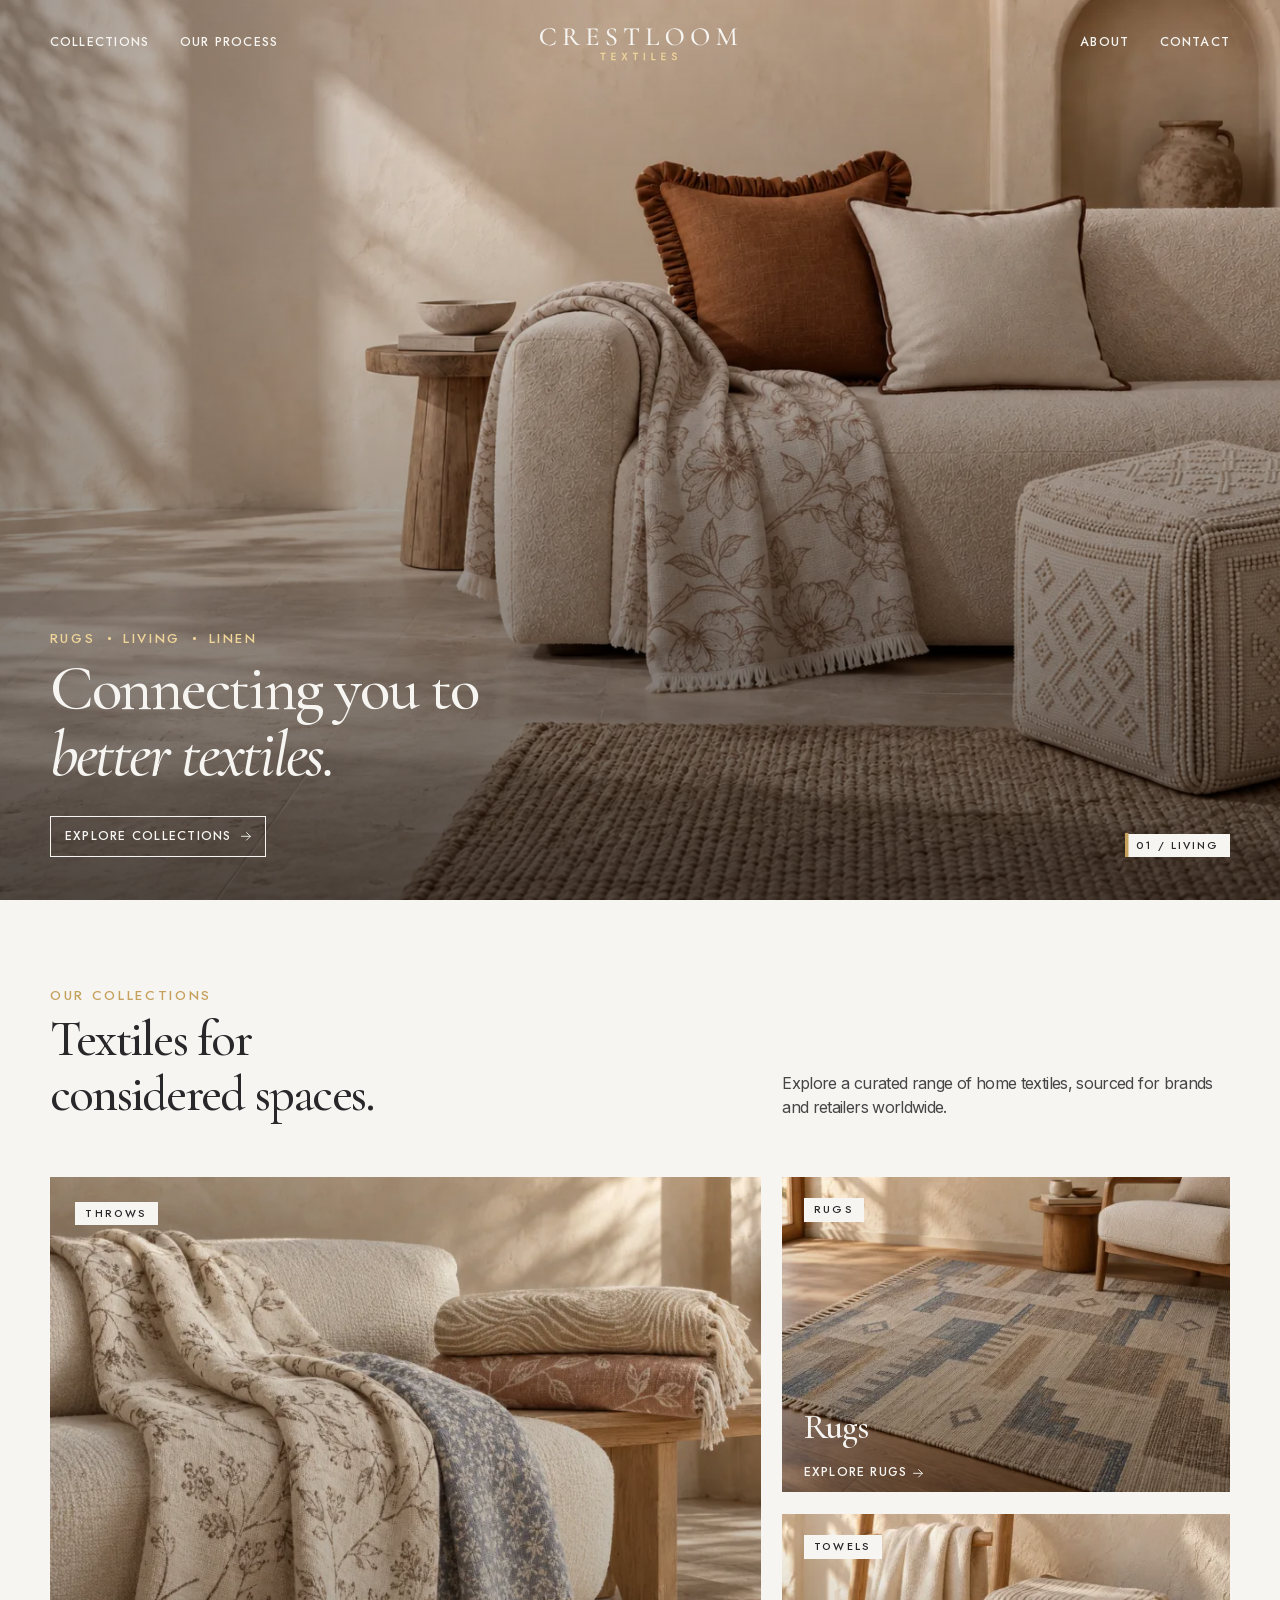
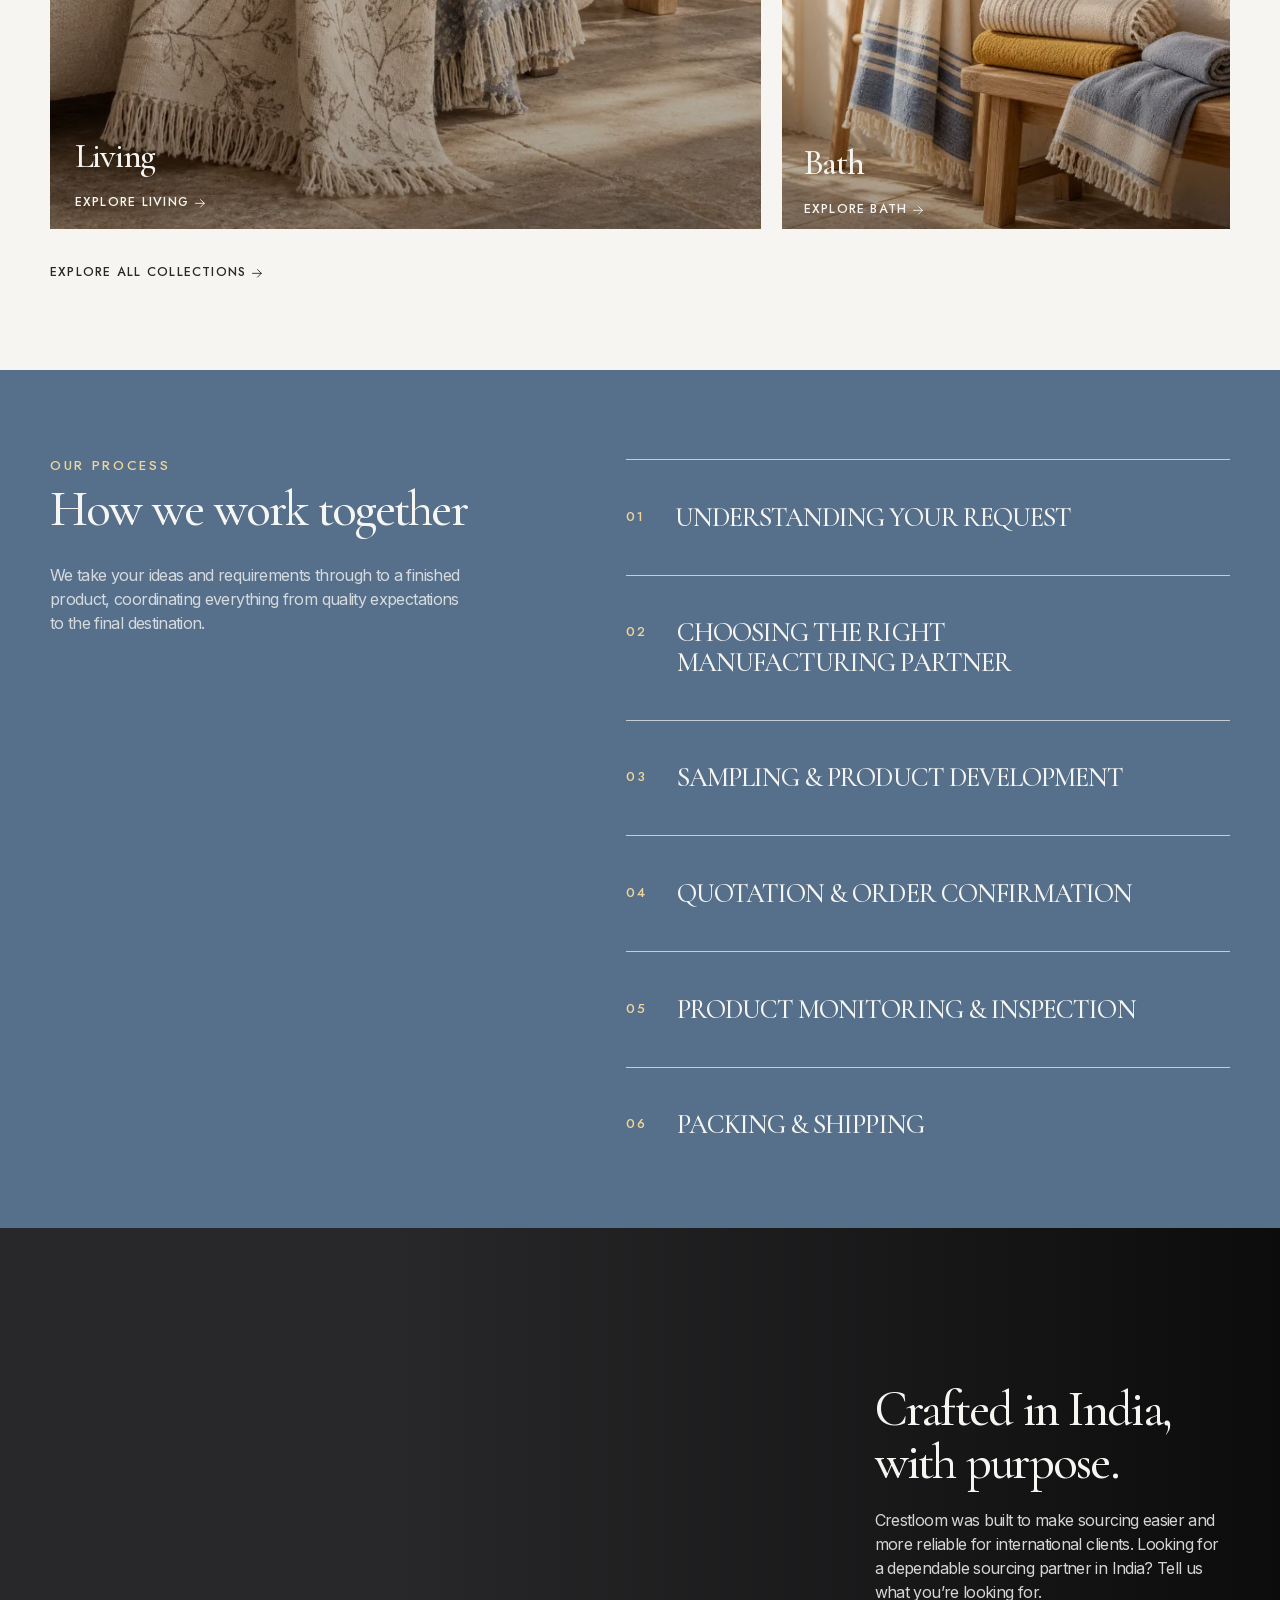
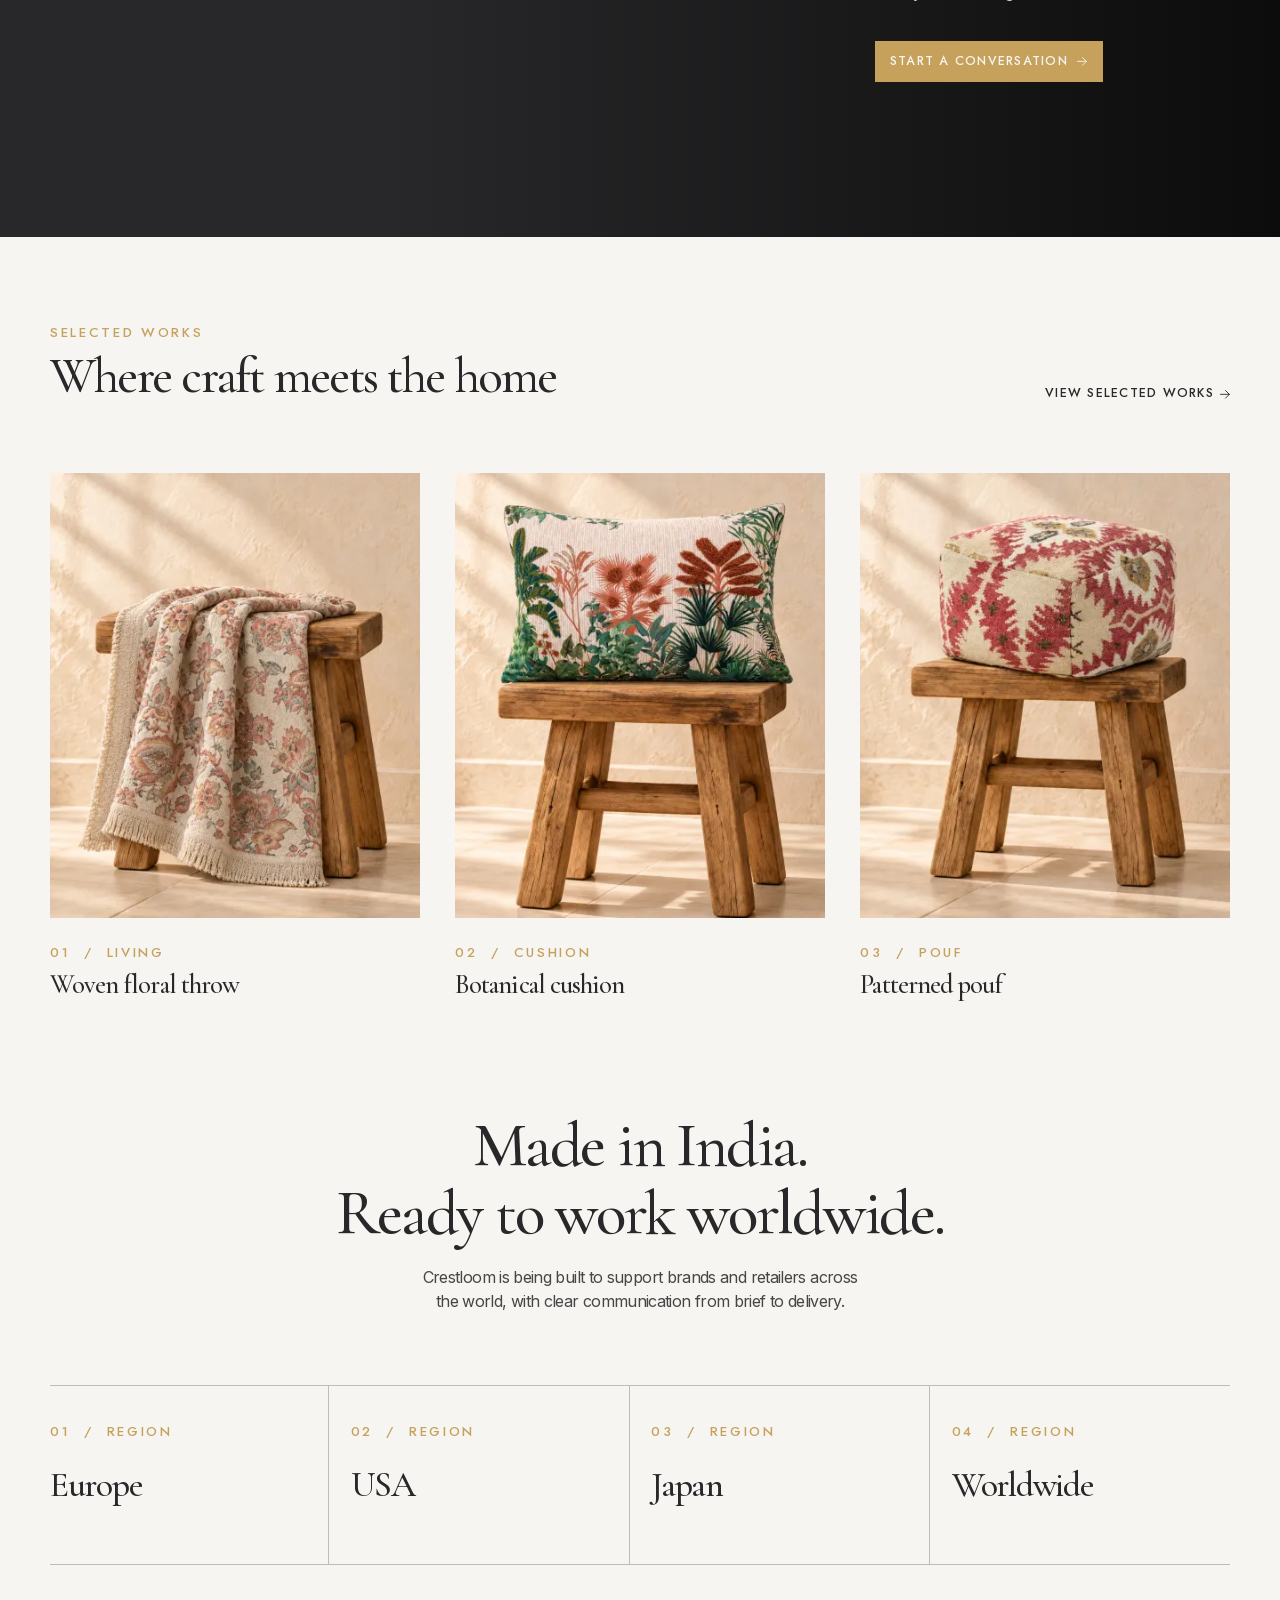
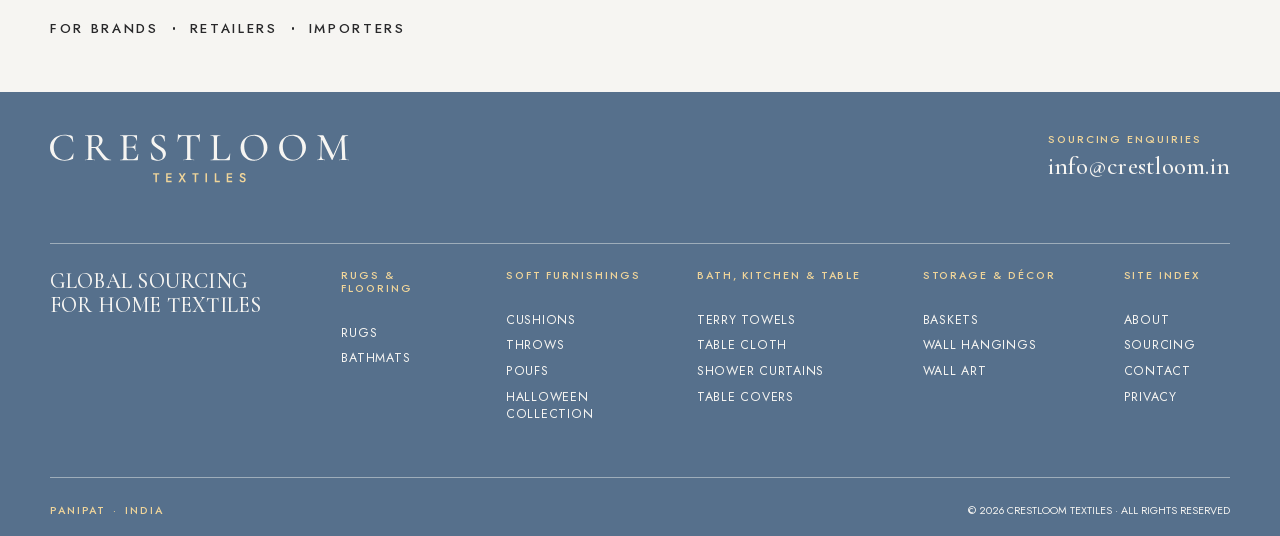
<file: home/index.html>
<!doctype html><title>Redirecting to: /</title><meta http-equiv="refresh" content="0;url=/"><meta name="robots" content="noindex"><link rel="canonical" href="https://www.crestloomtextiles.com/"><body>	<a href="/">Redirecting from <code>/home/</code> to <code>/</code></a></body>
</file>
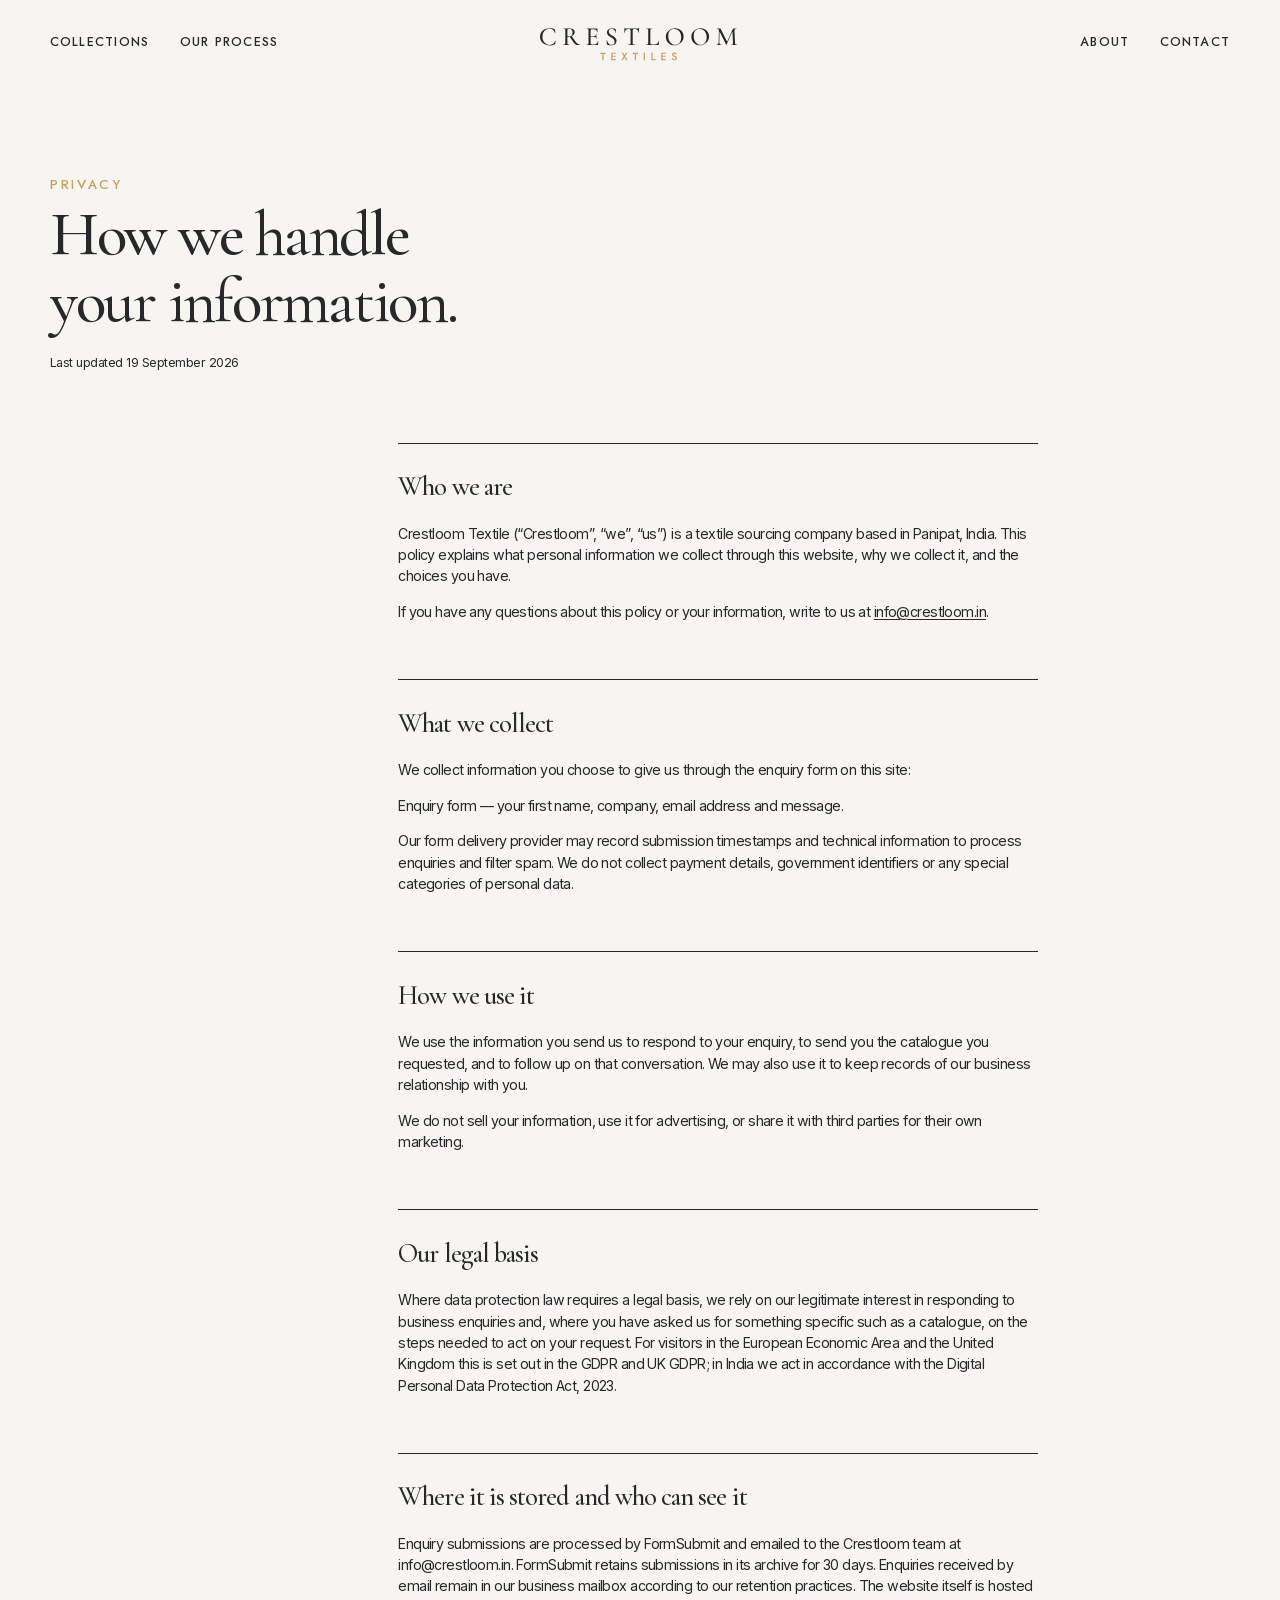
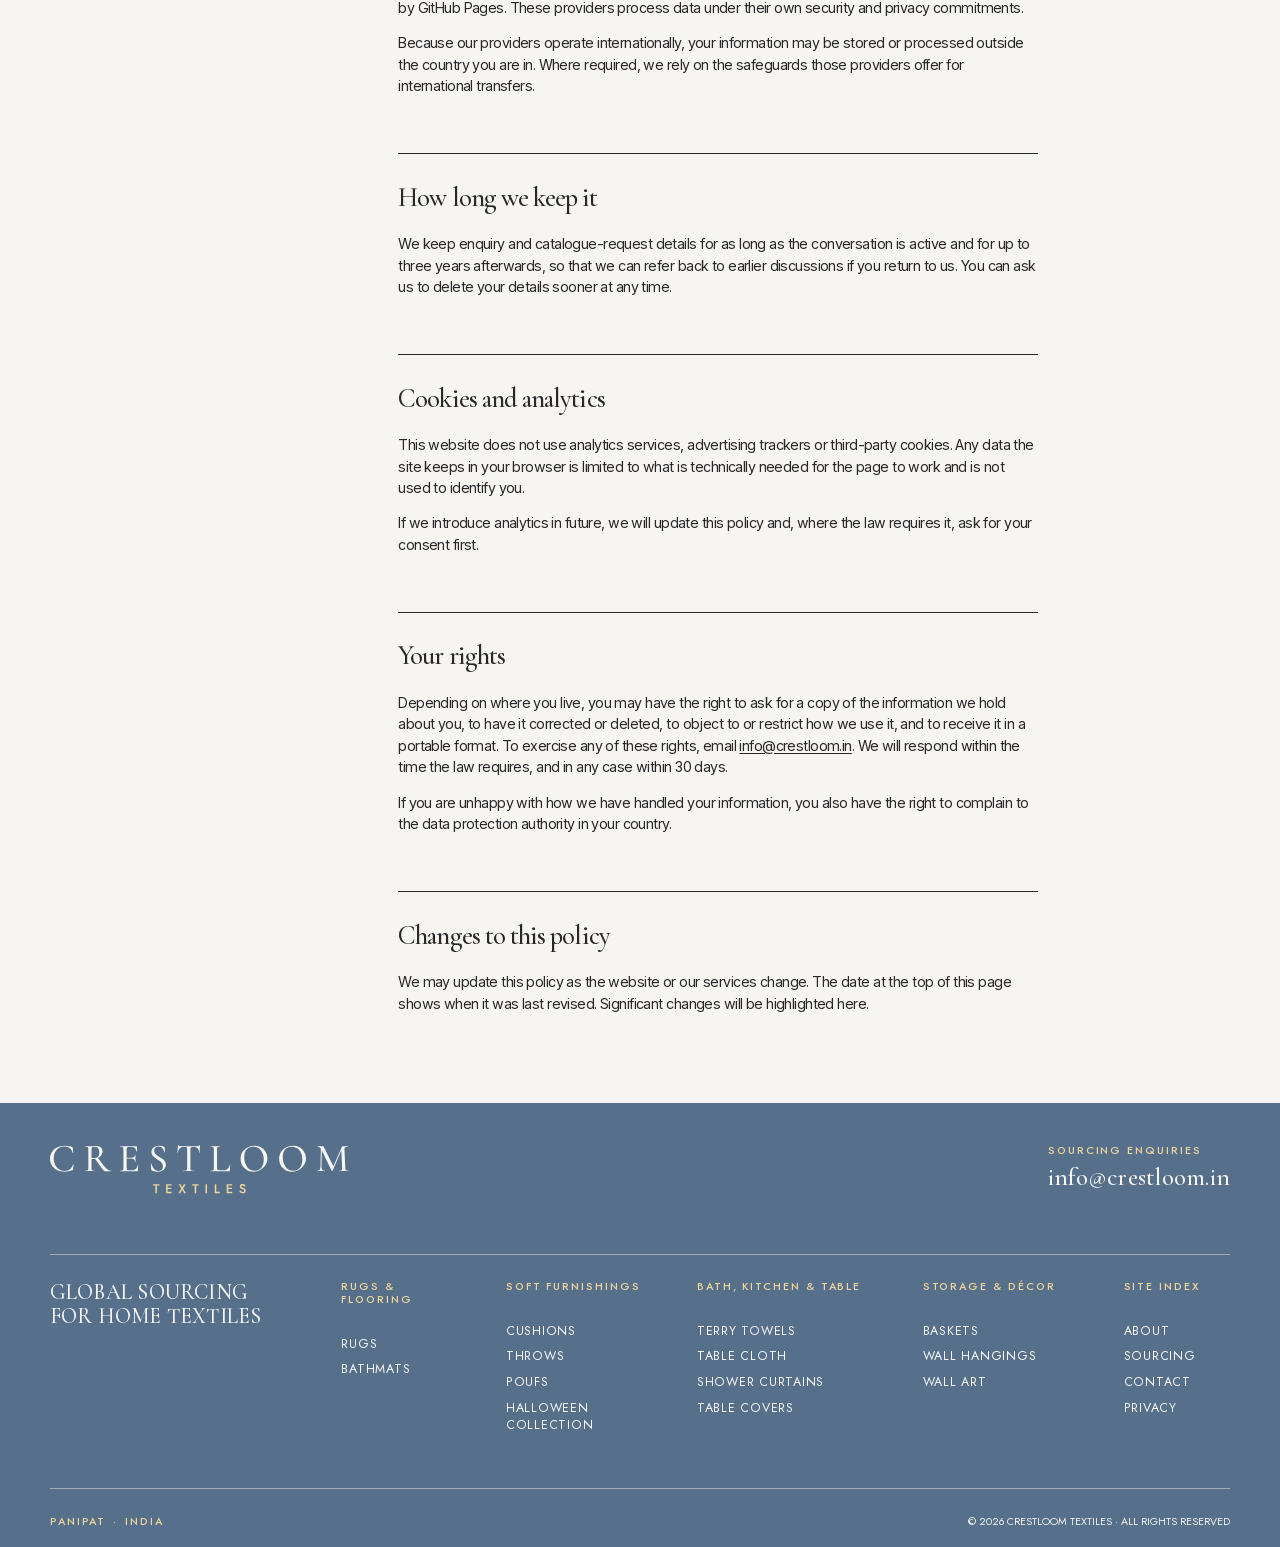
<file: privacy/index.html>
<!DOCTYPE html><html lang="en"><head><meta charset="utf-8"><meta name="viewport" content="width=device-width, initial-scale=1"><meta name="generator" content="Astro v7.3.2"><!--
      `js` is what every CSS start state hangs off: set it and elements start
      hidden for GSAP to bring in. We only set it when the machine can actually
      animate — otherwise the page renders in its finished state, no timelines.
      Software rendering (Chrome with graphics acceleration off, or a
      blocklisted GPU) makes full-screen blurs and crossfades crawl.
    --><script>
      (function () {
        var html = document.documentElement;
        // ?nomotion forces the static path, for checking it without a slow machine.
        var still =
          /[?&]nomotion\b/.test(location.search) ||
          matchMedia('(prefers-reduced-motion: reduce)').matches;
        if (!still) {
          try {
            var gl = document.createElement('canvas').getContext('webgl');
            var info = gl && gl.getExtension('WEBGL_debug_renderer_info');
            var renderer = info ? String(gl.getParameter(info.UNMASKED_RENDERER_WEBGL)) : '';
            // No WebGL at all, or a software rasteriser behind it.
            still = !gl || /swiftshader|llvmpipe|software|basic render/i.test(renderer);
          } catch (e) {
            still = true;
          }
        }
        html.classList.add(still ? 'no-motion' : 'js');
      })();
    </script><title>Privacy — Crestloom Textile</title><meta name="description" content="How Crestloom Textile collects, uses and protects the information you share through this website."><link rel="canonical" href="https://www.crestloomtextiles.com/privacy/"><meta property="og:type" content="website"><meta property="og:site_name" content="Crestloom Textile"><meta property="og:locale" content="en_IN"><meta property="og:title" content="Privacy — Crestloom Textile"><meta property="og:description" content="How Crestloom Textile collects, uses and protects the information you share through this website."><meta property="og:url" content="https://www.crestloomtextiles.com/privacy/"><meta property="og:image" content="https://www.crestloomtextiles.com/og.jpg"><meta property="og:image:type" content="image/jpeg"><meta property="og:image:width" content="1200"><meta property="og:image:height" content="630"><meta property="og:image:alt" content="Crestloom Textile — Rooted in craft. Ready for what’s next. Global sourcing for home textiles, Panipat, India."><meta name="twitter:card" content="summary_large_image"><meta name="twitter:title" content="Privacy — Crestloom Textile"><meta name="twitter:description" content="How Crestloom Textile collects, uses and protects the information you share through this website."><meta name="twitter:image" content="https://www.crestloomtextiles.com/og.jpg"><meta name="twitter:image:alt" content="Crestloom Textile — Rooted in craft. Ready for what’s next. Global sourcing for home textiles, Panipat, India."><link rel="icon" href="/favicon.ico" sizes="32x32"><link rel="icon" type="image/svg+xml" href="/favicon.svg"><link rel="apple-touch-icon" href="/apple-touch-icon.png"><link rel="manifest" href="/site.webmanifest"><meta name="theme-color" content="#f6f5f2"><link rel="stylesheet" href="/_astro/Footer.DiXsnwiP.css"><style>.privacy[data-astro-cid-u6ohjolg]{background-color:var(--color--offwhite);padding-top:12.5rem;padding-bottom:6.25rem}.privacy_inner[data-astro-cid-u6ohjolg]{flex-direction:column;gap:5rem;display:flex}.privacy_header[data-astro-cid-u6ohjolg]{flex-direction:column;gap:1.5rem;width:45rem;display:flex}.privacy_heading-block[data-astro-cid-u6ohjolg]{flex-direction:column;gap:.75rem;display:flex}.privacy_body[data-astro-cid-u6ohjolg]{flex-direction:column;gap:4rem;width:45rem;margin-left:24.5rem;display:flex}.privacy_section[data-astro-cid-u6ohjolg]{border-top:1px solid var(--color--charcoal-black);flex-direction:column;gap:1.5rem;padding-top:2rem;display:flex}.privacy_text[data-astro-cid-u6ohjolg]{flex-direction:column;gap:1rem;display:flex}.privacy_text[data-astro-cid-u6ohjolg] a{text-underline-offset:.15em;transition:opacity .4s var(--ease--apple);text-decoration:underline}.privacy_text[data-astro-cid-u6ohjolg] a:hover{opacity:.6}@media (width<=991px){.privacy[data-astro-cid-u6ohjolg]{padding-top:10.375rem;padding-bottom:4.5rem}.privacy_inner[data-astro-cid-u6ohjolg]{gap:3.5rem}.privacy_header[data-astro-cid-u6ohjolg]{width:30rem;max-width:100%}.privacy_heading-block[data-astro-cid-u6ohjolg]{gap:.625rem}.privacy_heading-block[data-astro-cid-u6ohjolg] h1{font-size:3.5rem}.privacy_body[data-astro-cid-u6ohjolg]{gap:3.5rem;width:100%;margin-left:0}.privacy_section[data-astro-cid-u6ohjolg] h2[data-astro-cid-u6ohjolg]{font-size:1.625rem}}@media (width<=767px){.privacy[data-astro-cid-u6ohjolg]{padding-top:8.4rem;padding-bottom:3.84rem}.privacy-page[data-astro-cid-u6ohjolg] .padding-global{padding-inline:.96rem}.privacy_inner[data-astro-cid-u6ohjolg]{gap:2.88rem}.privacy_header[data-astro-cid-u6ohjolg]{gap:1.44rem;width:100%}.privacy_heading-block[data-astro-cid-u6ohjolg]{gap:.72rem}.privacy_heading-block[data-astro-cid-u6ohjolg] .text-style-tagline{font-size:.9rem}.privacy_heading-block[data-astro-cid-u6ohjolg] h1{font-size:2.4rem}.privacy_updated[data-astro-cid-u6ohjolg]{font-size:.84rem}.privacy_body[data-astro-cid-u6ohjolg]{gap:2.88rem}.privacy_section[data-astro-cid-u6ohjolg]{gap:1.44rem;padding-top:1.92rem}.privacy_section[data-astro-cid-u6ohjolg] h2[data-astro-cid-u6ohjolg]{font-size:1.44rem}.privacy_text[data-astro-cid-u6ohjolg]{gap:.96rem}.privacy_text[data-astro-cid-u6ohjolg] p[data-astro-cid-u6ohjolg]{font-size:.9rem}}
</style></head><body><script type="module" src="/_astro/Layout.astro_astro_type_script_index_0_lang.D6s9U6B4.js"></script><div class="page-wrapper"><main class="main-wrapper"><div class="privacy-page site-responsive" data-astro-cid-u6ohjolg><header class="navbar is-dark" data-astro-cid-l7arcky5><nav class="navbar_left" aria-label="Primary" data-astro-cid-l7arcky5><a href="/collections" class="text-style-nav text-link navbar_link" data-astro-cid-l7arcky5>Collections</a><a href="/#process" class="text-style-nav text-link navbar_link" data-astro-cid-l7arcky5>Our process</a></nav><a href="/" aria-label="Crestloom Textiles — home" data-astro-cid-l7arcky5="true" data-astro-cid-qisgtjgl="true" class="wordmark navbar_brand"><svg xmlns="http://www.w3.org/2000/svg" viewBox="0 0 260 58" role="img" aria-label="Crestloom Textiles" focusable="false"><g transform="translate(18 11) scale(0.38275862069)">
<g>
<g>
<path d="M28.6525 1.3979C30.6303 1.3979 32.452 1.50145 34.1176 1.70855C35.8352 1.86387 37.4226 2.14863 38.88 2.56282C40.3894 2.97701 41.8207 3.52064 43.174 4.1937C43.5903 4.34903 43.8245 4.53024 43.8766 4.73733C43.9807 4.89265 44.0588 5.28096 44.1108 5.90225L45.1258 15.6876C45.1258 15.7911 44.9696 15.8947 44.6573 15.9982C44.3971 16.05 44.2409 15.9723 44.1889 15.7652C42.8877 11.468 40.9099 8.23208 38.2554 6.05757C35.6009 3.83129 32.2178 2.71814 28.106 2.71814C23.9422 2.71814 20.2988 3.67596 17.1759 5.59161C14.053 7.50725 11.6067 10.2254 9.8371 13.746C8.06746 17.2149 7.18265 21.3309 7.18265 26.0942C7.18265 29.6148 7.72915 32.8507 8.82216 35.8018C9.91517 38.7529 11.4246 41.3416 13.3504 43.5679C15.3282 45.7424 17.5923 47.4251 20.1426 48.6159C22.745 49.8067 25.5296 50.4021 28.4964 50.4021C32.6602 50.4021 36.0173 49.3666 38.5677 47.2956C41.1701 45.2247 43.252 42.0665 44.8135 37.821C44.9176 37.6657 45.0997 37.6139 45.36 37.6657C45.6202 37.7174 45.7503 37.821 45.7503 37.9763L44.8915 46.8297C44.8395 47.451 44.7354 47.8393 44.5792 47.9946C44.4751 48.1499 44.2409 48.3311 43.8766 48.5382C41.2221 49.729 38.6718 50.5574 36.2255 51.0234C33.8313 51.5411 31.2549 51.8 28.4964 51.8C22.9793 51.8 18.0607 50.7386 13.7407 48.6159C9.47276 46.4414 6.11566 43.4644 3.66939 39.6849C1.22313 35.8536 0 31.4269 0 26.4048C0 22.6771 0.70265 19.2859 2.10795 16.2312C3.5653 13.1765 5.59518 10.536 8.19759 8.30974C10.8 6.08346 13.8188 4.37491 17.254 3.18411C20.7412 1.9933 24.5407 1.3979 28.6525 1.3979Z" fill="currentColor"/>
<path d="M107.266 50.7904C106.433 50.7904 105.054 49.8067 103.128 47.8393C101.254 45.8201 98.9899 42.9725 96.3354 39.2966C93.681 35.5688 90.6882 31.1421 87.3571 26.0165L92.588 24.3856C96.96 30.6503 100.655 35.6465 103.674 39.3742C106.745 43.1019 109.452 45.7942 111.794 47.451C114.136 49.056 116.374 49.8585 118.508 49.8585C118.664 49.8585 118.742 50.0138 118.742 50.3244C118.742 50.6351 118.664 50.7904 118.508 50.7904C115.593 50.7904 113.199 50.7904 111.325 50.7904C109.504 50.7904 108.15 50.7904 107.266 50.7904ZM88.5282 2.01919C92.9003 2.01919 96.2313 2.95113 98.5215 4.81499C100.864 6.62709 102.035 9.06047 102.035 12.1151C102.035 15.0145 101.202 17.6032 99.5364 19.8813C97.8709 22.1593 95.6848 23.9455 92.9783 25.2399C90.3239 26.5342 87.4612 27.1814 84.3904 27.1814C83.7658 27.1814 83.1152 27.1814 82.4386 27.1814C81.762 27.1296 81.1374 27.0779 80.5648 27.0261V44.4998C80.5648 46.0013 80.695 47.1403 80.9552 47.9169C81.2675 48.6936 81.8661 49.2113 82.7509 49.4702C83.6877 49.729 85.067 49.8585 86.8887 49.8585C87.0448 49.8585 87.1229 50.0138 87.1229 50.3244C87.1229 50.6351 87.0448 50.7904 86.8887 50.7904C85.5875 50.7904 84.1562 50.7645 82.5947 50.7127C81.0333 50.661 79.3157 50.6351 77.442 50.6351C75.6723 50.6351 73.9808 50.661 72.3673 50.7127C70.7538 50.7645 69.2964 50.7904 67.9952 50.7904C67.8391 50.7904 67.761 50.6351 67.761 50.3244C67.761 50.0138 67.8391 49.8585 67.9952 49.8585C69.7649 49.8585 71.0921 49.729 71.9769 49.4702C72.9138 49.2113 73.5383 48.6936 73.8506 47.9169C74.215 47.1403 74.3971 46.0013 74.3971 44.4998V8.54273C74.3971 7.04128 74.241 5.92814 73.9287 5.2033C73.6164 4.42669 73.0179 3.90894 72.133 3.65007C71.2482 3.33943 69.895 3.18411 68.0733 3.18411C67.9692 3.18411 67.9171 3.02879 67.9171 2.71814C67.9171 2.4075 67.9692 2.25218 68.0733 2.25218C69.3745 2.25218 70.8058 2.30395 72.3673 2.4075C73.9808 2.45927 75.6723 2.48516 77.442 2.48516C79.1075 2.48516 80.9812 2.4075 83.0632 2.25218C85.1451 2.09685 86.9668 2.01919 88.5282 2.01919ZM95.6328 14.6003C95.6328 11.701 95.2424 9.44878 94.4617 7.84378C93.681 6.18701 92.562 5.02209 91.1046 4.34902C89.6993 3.67596 88.0338 3.33943 86.108 3.33943C84.1301 3.33943 82.6988 3.70185 81.814 4.42669C80.9812 5.09975 80.5648 6.52354 80.5648 8.69805V25.0846C81.2935 25.1363 82.0742 25.1881 82.907 25.2399C83.7918 25.2917 84.5465 25.3175 85.1711 25.3175C89.0227 25.3175 91.7292 24.4374 93.2906 22.6771C94.8521 20.9167 95.6328 18.2245 95.6328 14.6003Z" fill="currentColor"/>
<path d="M169.489 50.7904H136.23C136.074 50.7904 135.996 50.6351 135.996 50.3244C135.996 50.0138 136.074 49.8585 136.23 49.8585C138 49.8585 139.327 49.729 140.212 49.4702C141.149 49.2113 141.773 48.6936 142.086 47.9169C142.398 47.1403 142.554 46.0013 142.554 44.4998V8.54273C142.554 7.04128 142.398 5.92814 142.086 5.2033C141.773 4.42669 141.149 3.90894 140.212 3.65007C139.327 3.33943 138 3.18411 136.23 3.18411C136.074 3.18411 135.996 3.02879 135.996 2.71814C135.996 2.4075 136.074 2.25218 136.23 2.25218H168.084C168.604 2.25218 168.864 2.48516 168.864 2.95112L169.02 12.7364C169.02 12.8918 168.864 12.9953 168.552 13.0471C168.292 13.0471 168.136 12.9694 168.084 12.8141C167.719 9.96652 166.704 7.81789 165.039 6.36822C163.373 4.86677 161.187 4.11604 158.481 4.11604H154.499C152.938 4.11604 151.74 4.24548 150.908 4.50435C150.075 4.76322 149.502 5.25507 149.19 5.97991C148.878 6.65298 148.722 7.6108 148.722 8.85337V44.1892C148.722 45.4318 148.852 46.4155 149.112 47.1403C149.424 47.8134 149.971 48.3052 150.752 48.6159C151.532 48.8748 152.625 49.0042 154.031 49.0042H159.183C162.15 49.0042 164.596 48.1499 166.522 46.4414C168.448 44.6811 169.775 42.1959 170.504 38.9859C170.504 38.8306 170.66 38.7788 170.972 38.8306C171.285 38.8824 171.441 38.9859 171.441 39.1412C171.233 40.5391 171.05 42.2218 170.894 44.1892C170.738 46.1566 170.66 47.9687 170.66 49.6255C170.66 50.4021 170.27 50.7904 169.489 50.7904ZM165.117 32.9283C165.117 30.702 164.466 29.0712 163.165 28.0357C161.916 26.9484 159.886 26.4048 157.075 26.4048H145.755V24.6186H157.31C159.964 24.6186 161.916 24.1785 163.165 23.2983C164.414 22.3664 165.039 20.9426 165.039 19.027C165.039 18.9234 165.169 18.8717 165.429 18.8717C165.741 18.8717 165.898 18.9234 165.898 19.027C165.898 20.632 165.872 21.8746 165.82 22.7547C165.82 23.6349 165.82 24.5668 165.82 25.5505C165.82 26.7413 165.846 27.9321 165.898 29.1229C166.002 30.3137 166.054 31.5822 166.054 32.9283C166.054 33.0319 165.898 33.0837 165.585 33.0837C165.273 33.0837 165.117 33.0319 165.117 32.9283Z" fill="currentColor"/>
<path d="M202.305 10.9502C202.305 13.0212 202.825 14.8074 203.866 16.3088C204.907 17.8103 206.26 19.1564 207.926 20.3472C209.591 21.4863 211.361 22.6253 213.235 23.7643C215.161 24.9033 217.008 26.12 218.778 27.4144C220.6 28.7087 222.083 30.2361 223.228 31.9964C224.425 33.7049 225.024 35.8018 225.024 38.287C225.024 40.8239 224.347 43.1019 222.994 45.1211C221.693 47.1403 219.819 48.7453 217.373 49.9361C214.978 51.1269 212.09 51.7223 208.707 51.7223C207.353 51.7223 205.974 51.5929 204.569 51.334C203.215 51.1269 201.914 50.8163 200.665 50.4021C199.416 49.9879 198.271 49.4702 197.23 48.8489C197.022 48.6936 196.84 48.5123 196.683 48.3052C196.579 48.0981 196.527 47.7875 196.527 47.3733L195.747 36.2678C195.695 36.0089 195.799 35.8795 196.059 35.8795C196.371 35.8277 196.553 35.9053 196.605 36.1124C197.074 37.7174 197.698 39.3483 198.479 41.0051C199.26 42.6619 200.197 44.1892 201.29 45.5871C202.383 46.9332 203.684 48.0464 205.193 48.9265C206.755 49.8067 208.55 50.2468 210.58 50.2468C211.986 50.2468 213.339 49.9879 214.64 49.4702C215.993 48.9524 217.086 48.0981 217.919 46.9073C218.752 45.6648 219.168 43.9562 219.168 41.7817C219.168 39.2966 218.622 37.1997 217.529 35.4912C216.436 33.7826 215.03 32.307 213.313 31.0645C211.595 29.8219 209.774 28.6311 207.848 27.4921C206.026 26.353 204.256 25.1622 202.539 23.9196C200.873 22.6771 199.52 21.2533 198.479 19.6483C197.438 17.9915 196.918 15.9982 196.918 13.6684C196.918 10.8726 197.646 8.56862 199.104 6.75652C200.613 4.94443 202.513 3.5983 204.803 2.71814C207.145 1.83798 209.539 1.3979 211.986 1.3979C213.599 1.3979 215.239 1.55322 216.904 1.86387C218.57 2.17451 220.079 2.61459 221.432 3.18411C221.901 3.39121 222.213 3.62419 222.369 3.88306C222.525 4.09016 222.603 4.32314 222.603 4.58201L222.994 14.2897C222.994 14.445 222.864 14.5485 222.603 14.6003C222.343 14.6521 222.161 14.5744 222.057 14.3673C221.901 13.4872 221.562 12.3999 221.042 11.1055C220.522 9.75942 219.819 8.46507 218.934 7.22249C218.049 5.92814 216.904 4.86677 215.499 4.03838C214.146 3.15822 212.48 2.71814 210.502 2.71814C208.681 2.71814 207.171 3.10645 205.974 3.88306C204.777 4.6079 203.866 5.5916 203.242 6.83418C202.617 8.02499 202.305 9.397 202.305 10.9502Z" fill="currentColor"/>
<path d="M259.872 3.8054C256.645 3.8054 254.12 4.71144 252.299 6.52354C250.477 8.28386 249.124 11.1314 248.239 15.0663C248.187 15.1698 248.005 15.2216 247.692 15.2216C247.432 15.2216 247.302 15.1439 247.302 14.9886C247.406 14.3155 247.51 13.3577 247.614 12.1151C247.771 10.8726 247.901 9.52644 248.005 8.07676C248.109 6.62709 248.187 5.22919 248.239 3.88306C248.343 2.53693 248.395 1.42379 248.395 0.54363C248.395 0.28476 248.551 0.155325 248.864 0.155325C249.176 0.155325 249.332 0.28476 249.332 0.54363C249.332 1.06137 249.592 1.44968 250.113 1.70855C250.633 1.91564 251.232 2.07097 251.908 2.17451C252.585 2.22629 253.158 2.25218 253.626 2.25218C258.102 2.4075 263.333 2.48516 269.318 2.48516C272.962 2.48516 275.877 2.45927 278.063 2.4075C280.249 2.30395 282.357 2.25218 284.386 2.25218C286.156 2.25218 287.509 2.14863 288.446 1.94153C289.435 1.68266 290.06 1.13903 290.32 0.310645C290.372 0.103548 290.528 0 290.788 0C291.101 0 291.257 0.103548 291.257 0.310645C291.153 1.08726 291.049 2.17451 290.944 3.57241C290.892 4.97031 290.814 6.41999 290.71 7.92144C290.658 9.42289 290.606 10.8208 290.554 12.1151C290.502 13.4095 290.476 14.3673 290.476 14.9886C290.476 15.1439 290.32 15.2216 290.008 15.2216C289.747 15.2216 289.617 15.1439 289.617 14.9886C289.253 10.9502 288.212 8.07676 286.494 6.36822C284.777 4.65967 282.226 3.8054 278.843 3.8054C277.022 3.8054 275.642 3.93483 274.705 4.1937C273.821 4.4008 273.222 4.84088 272.91 5.51395C272.65 6.18701 272.519 7.24837 272.519 8.69805V44.4998C272.519 46.0013 272.676 47.1403 272.988 47.9169C273.352 48.6936 274.029 49.2113 275.018 49.4702C276.059 49.729 277.646 49.8585 279.78 49.8585C279.884 49.8585 279.936 50.0138 279.936 50.3244C279.936 50.6351 279.884 50.7904 279.78 50.7904C278.375 50.7904 276.787 50.7645 275.018 50.7127C273.3 50.661 271.4 50.6351 269.318 50.6351C267.341 50.6351 265.467 50.661 263.697 50.7127C261.98 50.7645 260.392 50.7904 258.935 50.7904C258.779 50.7904 258.701 50.6351 258.701 50.3244C258.701 50.0138 258.779 49.8585 258.935 49.8585C260.965 49.8585 262.5 49.729 263.541 49.4702C264.634 49.2113 265.363 48.6936 265.727 47.9169C266.091 47.1403 266.274 46.0013 266.274 44.4998V8.54273C266.274 7.14483 266.118 6.10934 265.805 5.43628C265.493 4.71144 264.868 4.27136 263.931 4.11604C262.995 3.90895 261.641 3.8054 259.872 3.8054Z" fill="currentColor"/>
<path d="M324.285 8.62039V44.1892C324.285 45.5353 324.416 46.5708 324.676 47.2956C324.988 47.9687 325.535 48.4347 326.315 48.6936C327.148 48.9006 328.371 49.0042 329.985 49.0042H336.621C340.004 49.0042 342.763 48.0205 344.896 46.0531C347.03 44.0857 348.436 41.4711 349.112 38.2093C349.112 38.054 349.242 38.0022 349.503 38.054C349.815 38.054 349.971 38.1316 349.971 38.287C349.815 39.7884 349.659 41.6005 349.503 43.7232C349.347 45.846 349.269 47.8134 349.269 49.6255C349.269 50.4021 348.878 50.7904 348.097 50.7904H311.716C311.612 50.7904 311.56 50.6351 311.56 50.3244C311.56 50.0138 311.612 49.8585 311.716 49.8585C313.537 49.8585 314.891 49.729 315.776 49.4702C316.712 49.2113 317.337 48.6936 317.649 47.9169C317.962 47.1403 318.118 46.0013 318.118 44.4998V8.54273C318.118 7.04128 317.962 5.92814 317.649 5.2033C317.337 4.42669 316.712 3.90894 315.776 3.65007C314.891 3.33943 313.537 3.18411 311.716 3.18411C311.612 3.18411 311.56 3.02879 311.56 2.71814C311.56 2.4075 311.612 2.25218 311.716 2.25218C312.965 2.25218 314.396 2.30395 316.01 2.4075C317.675 2.45927 319.393 2.48516 321.163 2.48516C323.036 2.48516 324.754 2.45927 326.315 2.4075C327.929 2.30395 329.36 2.25218 330.609 2.25218C330.713 2.25218 330.765 2.4075 330.765 2.71814C330.765 3.02879 330.713 3.18411 330.609 3.18411C328.788 3.18411 327.434 3.33943 326.549 3.65007C325.665 3.90894 325.066 4.42669 324.754 5.2033C324.442 5.97991 324.285 7.11894 324.285 8.62039Z" fill="currentColor"/>
<path d="M394.741 51.7223C390.994 51.7223 387.585 51.0752 384.514 49.7808C381.495 48.4347 378.892 46.5967 376.706 44.2669C374.572 41.937 372.907 39.2707 371.71 36.2678C370.565 33.2131 369.992 29.9772 369.992 26.5601C369.992 22.3664 370.799 18.6905 372.412 15.5322C374.078 12.374 376.264 9.75942 378.971 7.68846C381.677 5.56572 384.644 3.98661 387.871 2.95112C391.098 1.91564 394.299 1.3979 397.474 1.3979C401.325 1.3979 404.76 2.09685 407.779 3.49475C410.85 4.84088 413.452 6.67886 415.586 9.00869C417.72 11.3385 419.334 13.979 420.427 16.9301C421.572 19.8813 422.144 22.91 422.144 26.0165C422.144 29.6407 421.416 33.006 419.958 36.1124C418.501 39.2189 416.497 41.937 413.947 44.2669C411.449 46.5967 408.534 48.4347 405.203 49.7808C401.924 51.0752 398.437 51.7223 394.741 51.7223ZM397.474 50.0138C400.753 50.0138 403.719 49.1854 406.374 47.5286C409.08 45.8201 411.188 43.3608 412.698 40.1508C414.259 36.8891 415.04 32.9024 415.04 28.191C415.04 23.376 414.181 19.1046 412.464 15.3769C410.798 11.5974 408.404 8.64628 405.281 6.52354C402.21 4.34902 398.541 3.26177 394.273 3.26177C388.808 3.26177 384.566 5.09975 381.547 8.77571C378.58 12.4517 377.097 17.4738 377.097 23.842C377.097 27.5179 377.565 30.9609 378.502 34.1709C379.491 37.3291 380.896 40.099 382.718 42.4807C384.54 44.8623 386.7 46.7261 389.198 48.0723C391.696 49.3666 394.455 50.0138 397.474 50.0138Z" fill="currentColor"/>
<path d="M469.609 51.7223C465.862 51.7223 462.453 51.0752 459.382 49.7808C456.363 48.4347 453.76 46.5967 451.574 44.2669C449.44 41.937 447.775 39.2707 446.578 36.2678C445.433 33.2131 444.86 29.9772 444.86 26.5601C444.86 22.3664 445.667 18.6905 447.28 15.5322C448.946 12.374 451.132 9.75942 453.839 7.68846C456.545 5.56572 459.512 3.98661 462.739 2.95112C465.966 1.91564 469.167 1.3979 472.342 1.3979C476.193 1.3979 479.628 2.09685 482.647 3.49475C485.718 4.84088 488.32 6.67886 490.454 9.00869C492.588 11.3385 494.202 13.979 495.295 16.9301C496.44 19.8813 497.012 22.91 497.012 26.0165C497.012 29.6407 496.284 33.006 494.826 36.1124C493.369 39.2189 491.365 41.937 488.815 44.2669C486.317 46.5967 483.402 48.4347 480.071 49.7808C476.792 51.0752 473.305 51.7223 469.609 51.7223ZM472.342 50.0138C475.621 50.0138 478.587 49.1854 481.242 47.5286C483.948 45.8201 486.056 43.3608 487.566 40.1508C489.127 36.8891 489.908 32.9024 489.908 28.191C489.908 23.376 489.049 19.1046 487.332 15.3769C485.666 11.5974 483.272 8.64628 480.149 6.52354C477.078 4.34902 473.409 3.26177 469.141 3.26177C463.676 3.26177 459.434 5.09975 456.415 8.77571C453.448 12.4517 451.965 17.4738 451.965 23.842C451.965 27.5179 452.433 30.9609 453.37 34.1709C454.359 37.3291 455.764 40.099 457.586 42.4807C459.408 44.8623 461.568 46.7261 464.066 48.0723C466.564 49.3666 469.323 50.0138 472.342 50.0138Z" fill="currentColor"/>
<path d="M525.193 41.937L525.974 4.03838L527.926 4.1937L527.145 41.937C527.093 44.6293 527.562 46.6226 528.55 47.9169C529.591 49.2113 531.309 49.8585 533.703 49.8585C533.859 49.8585 533.937 50.0138 533.937 50.3244C533.937 50.6351 533.859 50.7904 533.703 50.7904C532.558 50.7904 531.387 50.7645 530.19 50.7127C528.993 50.661 527.64 50.6351 526.13 50.6351C524.725 50.6351 523.398 50.661 522.148 50.7127C520.899 50.7645 519.728 50.7904 518.635 50.7904C518.531 50.7904 518.479 50.6351 518.479 50.3244C518.479 50.0138 518.531 49.8585 518.635 49.8585C520.821 49.8585 522.435 49.2113 523.476 47.9169C524.569 46.6226 525.141 44.6293 525.193 41.937ZM579.844 49.8585C579.948 49.8585 580 50.0138 580 50.3244C580 50.6351 579.948 50.7904 579.844 50.7904C578.543 50.7904 577.085 50.7645 575.472 50.7127C573.858 50.661 572.141 50.6351 570.319 50.6351C568.602 50.6351 566.988 50.661 565.479 50.7127C563.969 50.7645 562.616 50.7904 561.419 50.7904C561.263 50.7904 561.185 50.6351 561.185 50.3244C561.185 50.0138 561.263 49.8585 561.419 49.8585C563.969 49.8585 565.609 49.5219 566.337 48.8489C567.066 48.1758 567.352 46.7261 567.196 44.4998L565.635 7.92144L568.68 3.57241L548.459 50.2468C548.407 50.4539 548.199 50.5574 547.834 50.5574C547.522 50.5574 547.314 50.4539 547.21 50.2468L526.833 8.69805C525.011 5.02209 522.461 3.18411 519.182 3.18411C519.078 3.18411 519.026 3.02879 519.026 2.71814C519.026 2.4075 519.078 2.25218 519.182 2.25218C520.119 2.25218 521.081 2.27806 522.07 2.32984C523.111 2.38161 523.996 2.4075 524.725 2.4075C525.714 2.4075 526.599 2.38161 527.379 2.32984C528.212 2.27806 528.837 2.25218 529.253 2.25218C529.982 2.25218 530.554 2.51105 530.971 3.02879C531.387 3.49476 532.012 4.58201 532.844 6.29056L550.567 42.0924L547.678 47.0627L566.494 4.1937C566.754 3.57241 567.066 3.10645 567.43 2.7958C567.847 2.43339 568.315 2.25218 568.836 2.25218C569.2 2.25218 569.642 2.27806 570.163 2.32984C570.735 2.38161 571.386 2.4075 572.115 2.4075C573.572 2.4075 574.795 2.38161 575.784 2.32984C576.773 2.27806 577.788 2.25218 578.829 2.25218C578.933 2.25218 578.985 2.4075 578.985 2.71814C578.985 3.02879 578.933 3.18411 578.829 3.18411C576.331 3.18411 574.509 3.5983 573.364 4.42669C572.219 5.2033 571.672 6.65298 571.724 8.77571L573.364 44.4998C573.468 46.0013 573.676 47.1403 573.988 47.9169C574.301 48.6936 574.899 49.2113 575.784 49.4702C576.669 49.729 578.022 49.8585 579.844 49.8585Z" fill="currentColor"/>
</g>
<g transform="translate(290 87) scale(1.25) translate(-290 -87)">
<path d="M200 78.8125V76.0988H212.161V78.8125H207.551V93.5266H204.585V78.8125H200Z" fill="var(--wordmark-accent, var(--color--gold))"/>
<path d="M227.336 93.5266V90.9373H236.133V93.5266H227.336ZM227.336 78.688V76.0988H236.133V78.688H227.336ZM227.336 85.46V82.9205H235.634V85.46H227.336ZM225.516 76.0988H228.407V93.5266H225.516V76.0988Z" fill="var(--wordmark-accent, var(--color--gold))"/>
<path d="M260.014 76.0988H263.602L258.319 84.4641L263.976 93.5266H260.388L256.65 86.8293L252.787 93.5266H249.223L255.005 84.4641L249.846 76.0988H253.41L256.674 81.9993L260.014 76.0988Z" fill="var(--wordmark-accent, var(--color--gold))"/>
<path d="M276.329 78.8125V76.0988H288.491V78.8125H283.88V93.5266H280.915V78.8125H276.329Z" fill="var(--wordmark-accent, var(--color--gold))"/>
<path d="M301.846 76.0988H304.811V93.5266H301.846V76.0988Z" fill="var(--wordmark-accent, var(--color--gold))"/>
<path d="M319.923 76.0988H322.864V90.8875H329.791V93.5266H319.923V76.0988Z" fill="var(--wordmark-accent, var(--color--gold))"/>
<path d="M344.954 93.5266V90.9373H353.751V93.5266H344.954ZM344.954 78.688V76.0988H353.751V78.688H344.954ZM344.954 85.46V82.9205H353.253V85.46H344.954ZM343.135 76.0988H346.026V93.5266H343.135V76.0988Z" fill="var(--wordmark-accent, var(--color--gold))"/>
<path d="M369.733 87.9248C370.115 88.5887 370.522 89.1779 370.954 89.6924C371.402 90.1904 371.892 90.5804 372.424 90.8626C372.956 91.1282 373.554 91.2609 374.218 91.2609C375.016 91.2609 375.664 91.0452 376.162 90.6136C376.661 90.1821 376.91 89.626 376.91 88.9455C376.91 88.2982 376.752 87.7837 376.436 87.4019C376.121 87.0036 375.68 86.6716 375.116 86.4061C374.567 86.1239 373.928 85.85 373.197 85.5845C372.765 85.4351 372.283 85.2359 371.751 84.9869C371.22 84.7214 370.713 84.3977 370.231 84.016C369.749 83.6176 369.351 83.1363 369.035 82.5719C368.719 81.991 368.561 81.2939 368.561 80.4806C368.561 79.5511 368.802 78.7378 369.284 78.0407C369.766 77.327 370.414 76.7793 371.228 76.3975C372.059 75.9992 372.997 75.8 374.044 75.8C375.074 75.8 375.971 75.9826 376.735 76.3477C377.5 76.7129 378.139 77.1776 378.654 77.742C379.186 78.3063 379.601 78.8955 379.9 79.5096L377.508 80.8541C377.292 80.4225 377.018 80.0242 376.686 79.659C376.353 79.2773 375.963 78.9785 375.514 78.7627C375.082 78.5304 374.576 78.4142 373.994 78.4142C373.18 78.4142 372.582 78.605 372.2 78.9868C371.818 79.352 371.627 79.7835 371.627 80.2814C371.627 80.7296 371.76 81.1362 372.025 81.5014C372.308 81.8499 372.74 82.1819 373.321 82.4973C373.903 82.8126 374.659 83.1363 375.589 83.4682C376.104 83.6508 376.619 83.8832 377.134 84.1653C377.666 84.4475 378.148 84.8044 378.58 85.2359C379.011 85.6509 379.352 86.1405 379.601 86.7048C379.867 87.2691 380 87.9331 380 88.6966C380 89.5099 379.842 90.2402 379.527 90.8875C379.211 91.5348 378.779 92.0825 378.231 92.5307C377.682 92.9622 377.059 93.2942 376.362 93.5266C375.68 93.7755 374.966 93.9 374.218 93.9C373.188 93.9 372.233 93.7008 371.353 93.3025C370.489 92.8875 369.733 92.3398 369.085 91.6593C368.437 90.9788 367.922 90.2402 367.54 89.4435L369.733 87.9248Z" fill="var(--wordmark-accent, var(--color--gold))"/>
</g>
</g>
</g></svg></a><nav class="navbar_right" aria-label="Secondary" data-astro-cid-l7arcky5><a href="/about" class="text-style-nav text-link navbar_link" data-astro-cid-l7arcky5>About</a><a href="/contact" class="text-style-nav text-link navbar_link" data-astro-cid-l7arcky5>Contact</a></nav><button class="text-style-nav navbar_toggle" type="button" aria-expanded="false" aria-controls="navbar-menu" data-astro-cid-l7arcky5><span class="navbar_toggle-icon" aria-hidden="true" data-astro-cid-l7arcky5><span data-astro-cid-l7arcky5></span><span data-astro-cid-l7arcky5></span><span data-astro-cid-l7arcky5></span></span><span class="navbar_toggle-label" data-astro-cid-l7arcky5>Menu</span></button><div class="navbar_menu" id="navbar-menu" hidden data-astro-cid-l7arcky5><p class="navbar_explore" data-astro-cid-l7arcky5>Explore</p><a href="/collections" class="text-style-nav text-link navbar_link" data-astro-cid-l7arcky5>Collections</a><a href="/#process" class="text-style-nav text-link navbar_link" data-astro-cid-l7arcky5>Our process</a><a href="/about" class="text-style-nav text-link navbar_link" data-astro-cid-l7arcky5>About</a><a href="/contact" class="text-style-nav text-link navbar_link" data-astro-cid-l7arcky5>Contact</a><a href="mailto:info@crestloom.in" class="navbar_email" data-astro-cid-l7arcky5>info@crestloom.in</a></div></header><script type="module" src="/_astro/Navbar.astro_astro_type_script_index_0_lang.C_Nj2dT8.js"></script><section class="privacy padding-global" data-reveal-section data-astro-cid-u6ohjolg><div class="container-large privacy_inner" data-astro-cid-u6ohjolg><header class="privacy_header" data-reveal-group data-astro-cid-u6ohjolg><div class="privacy_heading-block" data-astro-cid-u6ohjolg><p data-reveal="lines" data-astro-cid-u6ohjolg="true" class="lines text-style-tagline text-color-sandy-brown"><span class="lines_mask"><span class="lines_inner">Privacy</span></span></p><h1 data-reveal="lines" data-astro-cid-u6ohjolg="true" class="lines heading-style-h1"><span class="lines_mask"><span class="lines_inner">How we handle</span></span> <span class="lines_mask"><span class="lines_inner">your information.</span></span></h1></div><p class="text-size-small privacy_updated" data-reveal="fade" data-astro-cid-u6ohjolg>Last updated 19 September 2026</p></header><div class="privacy_body" data-astro-cid-u6ohjolg><section class="privacy_section" data-reveal-group data-astro-cid-u6ohjolg><h2 class="heading-style-h4" data-reveal data-astro-cid-u6ohjolg>Who we are</h2><div class="privacy_text" data-astro-cid-u6ohjolg><p class="text-size-regular" data-astro-cid-u6ohjolg>Crestloom Textile (“Crestloom”, “we”, “us”) is a textile sourcing company based in Panipat, India. This policy explains what personal information we collect through this website, why we collect it, and the choices you have.</p><p class="text-size-regular" data-astro-cid-u6ohjolg>If you have any questions about this policy or your information, write to us at <a href="mailto:info@crestloom.in">info@crestloom.in</a>.</p></div></section><section class="privacy_section" data-reveal-group data-astro-cid-u6ohjolg><h2 class="heading-style-h4" data-reveal data-astro-cid-u6ohjolg>What we collect</h2><div class="privacy_text" data-astro-cid-u6ohjolg><p class="text-size-regular" data-astro-cid-u6ohjolg>We collect information you choose to give us through the enquiry form on this site:</p><p class="text-size-regular" data-astro-cid-u6ohjolg>Enquiry form — your first name, company, email address and message.</p><p class="text-size-regular" data-astro-cid-u6ohjolg>Our form delivery provider may record submission timestamps and technical information to process enquiries and filter spam. We do not collect payment details, government identifiers or any special categories of personal data.</p></div></section><section class="privacy_section" data-reveal-group data-astro-cid-u6ohjolg><h2 class="heading-style-h4" data-reveal data-astro-cid-u6ohjolg>How we use it</h2><div class="privacy_text" data-astro-cid-u6ohjolg><p class="text-size-regular" data-astro-cid-u6ohjolg>We use the information you send us to respond to your enquiry, to send you the catalogue you requested, and to follow up on that conversation. We may also use it to keep records of our business relationship with you.</p><p class="text-size-regular" data-astro-cid-u6ohjolg>We do not sell your information, use it for advertising, or share it with third parties for their own marketing.</p></div></section><section class="privacy_section" data-reveal-group data-astro-cid-u6ohjolg><h2 class="heading-style-h4" data-reveal data-astro-cid-u6ohjolg>Our legal basis</h2><div class="privacy_text" data-astro-cid-u6ohjolg><p class="text-size-regular" data-astro-cid-u6ohjolg>Where data protection law requires a legal basis, we rely on our legitimate interest in responding to business enquiries and, where you have asked us for something specific such as a catalogue, on the steps needed to act on your request. For visitors in the European Economic Area and the United Kingdom this is set out in the GDPR and UK GDPR; in India we act in accordance with the Digital Personal Data Protection Act, 2023.</p></div></section><section class="privacy_section" data-reveal-group data-astro-cid-u6ohjolg><h2 class="heading-style-h4" data-reveal data-astro-cid-u6ohjolg>Where it is stored and who can see it</h2><div class="privacy_text" data-astro-cid-u6ohjolg><p class="text-size-regular" data-astro-cid-u6ohjolg>Enquiry submissions are processed by FormSubmit and emailed to the Crestloom team at info@crestloom.in. FormSubmit retains submissions in its archive for 30 days. Enquiries received by email remain in our business mailbox according to our retention practices. The website itself is hosted by GitHub Pages. These providers process data under their own security and privacy commitments.</p><p class="text-size-regular" data-astro-cid-u6ohjolg>Because our providers operate internationally, your information may be stored or processed outside the country you are in. Where required, we rely on the safeguards those providers offer for international transfers.</p></div></section><section class="privacy_section" data-reveal-group data-astro-cid-u6ohjolg><h2 class="heading-style-h4" data-reveal data-astro-cid-u6ohjolg>How long we keep it</h2><div class="privacy_text" data-astro-cid-u6ohjolg><p class="text-size-regular" data-astro-cid-u6ohjolg>We keep enquiry and catalogue-request details for as long as the conversation is active and for up to three years afterwards, so that we can refer back to earlier discussions if you return to us. You can ask us to delete your details sooner at any time.</p></div></section><section class="privacy_section" data-reveal-group data-astro-cid-u6ohjolg><h2 class="heading-style-h4" data-reveal data-astro-cid-u6ohjolg>Cookies and analytics</h2><div class="privacy_text" data-astro-cid-u6ohjolg><p class="text-size-regular" data-astro-cid-u6ohjolg>This website does not use analytics services, advertising trackers or third-party cookies. Any data the site keeps in your browser is limited to what is technically needed for the page to work and is not used to identify you.</p><p class="text-size-regular" data-astro-cid-u6ohjolg>If we introduce analytics in future, we will update this policy and, where the law requires it, ask for your consent first.</p></div></section><section class="privacy_section" data-reveal-group data-astro-cid-u6ohjolg><h2 class="heading-style-h4" data-reveal data-astro-cid-u6ohjolg>Your rights</h2><div class="privacy_text" data-astro-cid-u6ohjolg><p class="text-size-regular" data-astro-cid-u6ohjolg>Depending on where you live, you may have the right to ask for a copy of the information we hold about you, to have it corrected or deleted, to object to or restrict how we use it, and to receive it in a portable format. To exercise any of these rights, email <a href="mailto:info@crestloom.in">info@crestloom.in</a>. We will respond within the time the law requires, and in any case within 30 days.</p><p class="text-size-regular" data-astro-cid-u6ohjolg>If you are unhappy with how we have handled your information, you also have the right to complain to the data protection authority in your country.</p></div></section><section class="privacy_section" data-reveal-group data-astro-cid-u6ohjolg><h2 class="heading-style-h4" data-reveal data-astro-cid-u6ohjolg>Changes to this policy</h2><div class="privacy_text" data-astro-cid-u6ohjolg><p class="text-size-regular" data-astro-cid-u6ohjolg>We may update this policy as the website or our services change. The date at the top of this page shows when it was last revised. Significant changes will be highlighted here.</p></div></section></div></div></section><footer class="directory-footer padding-global" data-astro-cid-yylbornd><div class="container-large directory-footer_inner" data-astro-cid-yylbornd><div class="directory-footer_top" data-astro-cid-yylbornd><a href="/" aria-label="Crestloom Textiles — home" data-astro-cid-yylbornd="true" data-astro-cid-qisgtjgl="true" class="wordmark directory-footer_brand"><svg xmlns="http://www.w3.org/2000/svg" viewBox="0 0 580 96" role="img" aria-label="Crestloom Textiles" focusable="false">
<g>
<g>
<path d="M28.6525 1.3979C30.6303 1.3979 32.452 1.50145 34.1176 1.70855C35.8352 1.86387 37.4226 2.14863 38.88 2.56282C40.3894 2.97701 41.8207 3.52064 43.174 4.1937C43.5903 4.34903 43.8245 4.53024 43.8766 4.73733C43.9807 4.89265 44.0588 5.28096 44.1108 5.90225L45.1258 15.6876C45.1258 15.7911 44.9696 15.8947 44.6573 15.9982C44.3971 16.05 44.2409 15.9723 44.1889 15.7652C42.8877 11.468 40.9099 8.23208 38.2554 6.05757C35.6009 3.83129 32.2178 2.71814 28.106 2.71814C23.9422 2.71814 20.2988 3.67596 17.1759 5.59161C14.053 7.50725 11.6067 10.2254 9.8371 13.746C8.06746 17.2149 7.18265 21.3309 7.18265 26.0942C7.18265 29.6148 7.72915 32.8507 8.82216 35.8018C9.91517 38.7529 11.4246 41.3416 13.3504 43.5679C15.3282 45.7424 17.5923 47.4251 20.1426 48.6159C22.745 49.8067 25.5296 50.4021 28.4964 50.4021C32.6602 50.4021 36.0173 49.3666 38.5677 47.2956C41.1701 45.2247 43.252 42.0665 44.8135 37.821C44.9176 37.6657 45.0997 37.6139 45.36 37.6657C45.6202 37.7174 45.7503 37.821 45.7503 37.9763L44.8915 46.8297C44.8395 47.451 44.7354 47.8393 44.5792 47.9946C44.4751 48.1499 44.2409 48.3311 43.8766 48.5382C41.2221 49.729 38.6718 50.5574 36.2255 51.0234C33.8313 51.5411 31.2549 51.8 28.4964 51.8C22.9793 51.8 18.0607 50.7386 13.7407 48.6159C9.47276 46.4414 6.11566 43.4644 3.66939 39.6849C1.22313 35.8536 0 31.4269 0 26.4048C0 22.6771 0.70265 19.2859 2.10795 16.2312C3.5653 13.1765 5.59518 10.536 8.19759 8.30974C10.8 6.08346 13.8188 4.37491 17.254 3.18411C20.7412 1.9933 24.5407 1.3979 28.6525 1.3979Z" fill="currentColor"/>
<path d="M107.266 50.7904C106.433 50.7904 105.054 49.8067 103.128 47.8393C101.254 45.8201 98.9899 42.9725 96.3354 39.2966C93.681 35.5688 90.6882 31.1421 87.3571 26.0165L92.588 24.3856C96.96 30.6503 100.655 35.6465 103.674 39.3742C106.745 43.1019 109.452 45.7942 111.794 47.451C114.136 49.056 116.374 49.8585 118.508 49.8585C118.664 49.8585 118.742 50.0138 118.742 50.3244C118.742 50.6351 118.664 50.7904 118.508 50.7904C115.593 50.7904 113.199 50.7904 111.325 50.7904C109.504 50.7904 108.15 50.7904 107.266 50.7904ZM88.5282 2.01919C92.9003 2.01919 96.2313 2.95113 98.5215 4.81499C100.864 6.62709 102.035 9.06047 102.035 12.1151C102.035 15.0145 101.202 17.6032 99.5364 19.8813C97.8709 22.1593 95.6848 23.9455 92.9783 25.2399C90.3239 26.5342 87.4612 27.1814 84.3904 27.1814C83.7658 27.1814 83.1152 27.1814 82.4386 27.1814C81.762 27.1296 81.1374 27.0779 80.5648 27.0261V44.4998C80.5648 46.0013 80.695 47.1403 80.9552 47.9169C81.2675 48.6936 81.8661 49.2113 82.7509 49.4702C83.6877 49.729 85.067 49.8585 86.8887 49.8585C87.0448 49.8585 87.1229 50.0138 87.1229 50.3244C87.1229 50.6351 87.0448 50.7904 86.8887 50.7904C85.5875 50.7904 84.1562 50.7645 82.5947 50.7127C81.0333 50.661 79.3157 50.6351 77.442 50.6351C75.6723 50.6351 73.9808 50.661 72.3673 50.7127C70.7538 50.7645 69.2964 50.7904 67.9952 50.7904C67.8391 50.7904 67.761 50.6351 67.761 50.3244C67.761 50.0138 67.8391 49.8585 67.9952 49.8585C69.7649 49.8585 71.0921 49.729 71.9769 49.4702C72.9138 49.2113 73.5383 48.6936 73.8506 47.9169C74.215 47.1403 74.3971 46.0013 74.3971 44.4998V8.54273C74.3971 7.04128 74.241 5.92814 73.9287 5.2033C73.6164 4.42669 73.0179 3.90894 72.133 3.65007C71.2482 3.33943 69.895 3.18411 68.0733 3.18411C67.9692 3.18411 67.9171 3.02879 67.9171 2.71814C67.9171 2.4075 67.9692 2.25218 68.0733 2.25218C69.3745 2.25218 70.8058 2.30395 72.3673 2.4075C73.9808 2.45927 75.6723 2.48516 77.442 2.48516C79.1075 2.48516 80.9812 2.4075 83.0632 2.25218C85.1451 2.09685 86.9668 2.01919 88.5282 2.01919ZM95.6328 14.6003C95.6328 11.701 95.2424 9.44878 94.4617 7.84378C93.681 6.18701 92.562 5.02209 91.1046 4.34902C89.6993 3.67596 88.0338 3.33943 86.108 3.33943C84.1301 3.33943 82.6988 3.70185 81.814 4.42669C80.9812 5.09975 80.5648 6.52354 80.5648 8.69805V25.0846C81.2935 25.1363 82.0742 25.1881 82.907 25.2399C83.7918 25.2917 84.5465 25.3175 85.1711 25.3175C89.0227 25.3175 91.7292 24.4374 93.2906 22.6771C94.8521 20.9167 95.6328 18.2245 95.6328 14.6003Z" fill="currentColor"/>
<path d="M169.489 50.7904H136.23C136.074 50.7904 135.996 50.6351 135.996 50.3244C135.996 50.0138 136.074 49.8585 136.23 49.8585C138 49.8585 139.327 49.729 140.212 49.4702C141.149 49.2113 141.773 48.6936 142.086 47.9169C142.398 47.1403 142.554 46.0013 142.554 44.4998V8.54273C142.554 7.04128 142.398 5.92814 142.086 5.2033C141.773 4.42669 141.149 3.90894 140.212 3.65007C139.327 3.33943 138 3.18411 136.23 3.18411C136.074 3.18411 135.996 3.02879 135.996 2.71814C135.996 2.4075 136.074 2.25218 136.23 2.25218H168.084C168.604 2.25218 168.864 2.48516 168.864 2.95112L169.02 12.7364C169.02 12.8918 168.864 12.9953 168.552 13.0471C168.292 13.0471 168.136 12.9694 168.084 12.8141C167.719 9.96652 166.704 7.81789 165.039 6.36822C163.373 4.86677 161.187 4.11604 158.481 4.11604H154.499C152.938 4.11604 151.74 4.24548 150.908 4.50435C150.075 4.76322 149.502 5.25507 149.19 5.97991C148.878 6.65298 148.722 7.6108 148.722 8.85337V44.1892C148.722 45.4318 148.852 46.4155 149.112 47.1403C149.424 47.8134 149.971 48.3052 150.752 48.6159C151.532 48.8748 152.625 49.0042 154.031 49.0042H159.183C162.15 49.0042 164.596 48.1499 166.522 46.4414C168.448 44.6811 169.775 42.1959 170.504 38.9859C170.504 38.8306 170.66 38.7788 170.972 38.8306C171.285 38.8824 171.441 38.9859 171.441 39.1412C171.233 40.5391 171.05 42.2218 170.894 44.1892C170.738 46.1566 170.66 47.9687 170.66 49.6255C170.66 50.4021 170.27 50.7904 169.489 50.7904ZM165.117 32.9283C165.117 30.702 164.466 29.0712 163.165 28.0357C161.916 26.9484 159.886 26.4048 157.075 26.4048H145.755V24.6186H157.31C159.964 24.6186 161.916 24.1785 163.165 23.2983C164.414 22.3664 165.039 20.9426 165.039 19.027C165.039 18.9234 165.169 18.8717 165.429 18.8717C165.741 18.8717 165.898 18.9234 165.898 19.027C165.898 20.632 165.872 21.8746 165.82 22.7547C165.82 23.6349 165.82 24.5668 165.82 25.5505C165.82 26.7413 165.846 27.9321 165.898 29.1229C166.002 30.3137 166.054 31.5822 166.054 32.9283C166.054 33.0319 165.898 33.0837 165.585 33.0837C165.273 33.0837 165.117 33.0319 165.117 32.9283Z" fill="currentColor"/>
<path d="M202.305 10.9502C202.305 13.0212 202.825 14.8074 203.866 16.3088C204.907 17.8103 206.26 19.1564 207.926 20.3472C209.591 21.4863 211.361 22.6253 213.235 23.7643C215.161 24.9033 217.008 26.12 218.778 27.4144C220.6 28.7087 222.083 30.2361 223.228 31.9964C224.425 33.7049 225.024 35.8018 225.024 38.287C225.024 40.8239 224.347 43.1019 222.994 45.1211C221.693 47.1403 219.819 48.7453 217.373 49.9361C214.978 51.1269 212.09 51.7223 208.707 51.7223C207.353 51.7223 205.974 51.5929 204.569 51.334C203.215 51.1269 201.914 50.8163 200.665 50.4021C199.416 49.9879 198.271 49.4702 197.23 48.8489C197.022 48.6936 196.84 48.5123 196.683 48.3052C196.579 48.0981 196.527 47.7875 196.527 47.3733L195.747 36.2678C195.695 36.0089 195.799 35.8795 196.059 35.8795C196.371 35.8277 196.553 35.9053 196.605 36.1124C197.074 37.7174 197.698 39.3483 198.479 41.0051C199.26 42.6619 200.197 44.1892 201.29 45.5871C202.383 46.9332 203.684 48.0464 205.193 48.9265C206.755 49.8067 208.55 50.2468 210.58 50.2468C211.986 50.2468 213.339 49.9879 214.64 49.4702C215.993 48.9524 217.086 48.0981 217.919 46.9073C218.752 45.6648 219.168 43.9562 219.168 41.7817C219.168 39.2966 218.622 37.1997 217.529 35.4912C216.436 33.7826 215.03 32.307 213.313 31.0645C211.595 29.8219 209.774 28.6311 207.848 27.4921C206.026 26.353 204.256 25.1622 202.539 23.9196C200.873 22.6771 199.52 21.2533 198.479 19.6483C197.438 17.9915 196.918 15.9982 196.918 13.6684C196.918 10.8726 197.646 8.56862 199.104 6.75652C200.613 4.94443 202.513 3.5983 204.803 2.71814C207.145 1.83798 209.539 1.3979 211.986 1.3979C213.599 1.3979 215.239 1.55322 216.904 1.86387C218.57 2.17451 220.079 2.61459 221.432 3.18411C221.901 3.39121 222.213 3.62419 222.369 3.88306C222.525 4.09016 222.603 4.32314 222.603 4.58201L222.994 14.2897C222.994 14.445 222.864 14.5485 222.603 14.6003C222.343 14.6521 222.161 14.5744 222.057 14.3673C221.901 13.4872 221.562 12.3999 221.042 11.1055C220.522 9.75942 219.819 8.46507 218.934 7.22249C218.049 5.92814 216.904 4.86677 215.499 4.03838C214.146 3.15822 212.48 2.71814 210.502 2.71814C208.681 2.71814 207.171 3.10645 205.974 3.88306C204.777 4.6079 203.866 5.5916 203.242 6.83418C202.617 8.02499 202.305 9.397 202.305 10.9502Z" fill="currentColor"/>
<path d="M259.872 3.8054C256.645 3.8054 254.12 4.71144 252.299 6.52354C250.477 8.28386 249.124 11.1314 248.239 15.0663C248.187 15.1698 248.005 15.2216 247.692 15.2216C247.432 15.2216 247.302 15.1439 247.302 14.9886C247.406 14.3155 247.51 13.3577 247.614 12.1151C247.771 10.8726 247.901 9.52644 248.005 8.07676C248.109 6.62709 248.187 5.22919 248.239 3.88306C248.343 2.53693 248.395 1.42379 248.395 0.54363C248.395 0.28476 248.551 0.155325 248.864 0.155325C249.176 0.155325 249.332 0.28476 249.332 0.54363C249.332 1.06137 249.592 1.44968 250.113 1.70855C250.633 1.91564 251.232 2.07097 251.908 2.17451C252.585 2.22629 253.158 2.25218 253.626 2.25218C258.102 2.4075 263.333 2.48516 269.318 2.48516C272.962 2.48516 275.877 2.45927 278.063 2.4075C280.249 2.30395 282.357 2.25218 284.386 2.25218C286.156 2.25218 287.509 2.14863 288.446 1.94153C289.435 1.68266 290.06 1.13903 290.32 0.310645C290.372 0.103548 290.528 0 290.788 0C291.101 0 291.257 0.103548 291.257 0.310645C291.153 1.08726 291.049 2.17451 290.944 3.57241C290.892 4.97031 290.814 6.41999 290.71 7.92144C290.658 9.42289 290.606 10.8208 290.554 12.1151C290.502 13.4095 290.476 14.3673 290.476 14.9886C290.476 15.1439 290.32 15.2216 290.008 15.2216C289.747 15.2216 289.617 15.1439 289.617 14.9886C289.253 10.9502 288.212 8.07676 286.494 6.36822C284.777 4.65967 282.226 3.8054 278.843 3.8054C277.022 3.8054 275.642 3.93483 274.705 4.1937C273.821 4.4008 273.222 4.84088 272.91 5.51395C272.65 6.18701 272.519 7.24837 272.519 8.69805V44.4998C272.519 46.0013 272.676 47.1403 272.988 47.9169C273.352 48.6936 274.029 49.2113 275.018 49.4702C276.059 49.729 277.646 49.8585 279.78 49.8585C279.884 49.8585 279.936 50.0138 279.936 50.3244C279.936 50.6351 279.884 50.7904 279.78 50.7904C278.375 50.7904 276.787 50.7645 275.018 50.7127C273.3 50.661 271.4 50.6351 269.318 50.6351C267.341 50.6351 265.467 50.661 263.697 50.7127C261.98 50.7645 260.392 50.7904 258.935 50.7904C258.779 50.7904 258.701 50.6351 258.701 50.3244C258.701 50.0138 258.779 49.8585 258.935 49.8585C260.965 49.8585 262.5 49.729 263.541 49.4702C264.634 49.2113 265.363 48.6936 265.727 47.9169C266.091 47.1403 266.274 46.0013 266.274 44.4998V8.54273C266.274 7.14483 266.118 6.10934 265.805 5.43628C265.493 4.71144 264.868 4.27136 263.931 4.11604C262.995 3.90895 261.641 3.8054 259.872 3.8054Z" fill="currentColor"/>
<path d="M324.285 8.62039V44.1892C324.285 45.5353 324.416 46.5708 324.676 47.2956C324.988 47.9687 325.535 48.4347 326.315 48.6936C327.148 48.9006 328.371 49.0042 329.985 49.0042H336.621C340.004 49.0042 342.763 48.0205 344.896 46.0531C347.03 44.0857 348.436 41.4711 349.112 38.2093C349.112 38.054 349.242 38.0022 349.503 38.054C349.815 38.054 349.971 38.1316 349.971 38.287C349.815 39.7884 349.659 41.6005 349.503 43.7232C349.347 45.846 349.269 47.8134 349.269 49.6255C349.269 50.4021 348.878 50.7904 348.097 50.7904H311.716C311.612 50.7904 311.56 50.6351 311.56 50.3244C311.56 50.0138 311.612 49.8585 311.716 49.8585C313.537 49.8585 314.891 49.729 315.776 49.4702C316.712 49.2113 317.337 48.6936 317.649 47.9169C317.962 47.1403 318.118 46.0013 318.118 44.4998V8.54273C318.118 7.04128 317.962 5.92814 317.649 5.2033C317.337 4.42669 316.712 3.90894 315.776 3.65007C314.891 3.33943 313.537 3.18411 311.716 3.18411C311.612 3.18411 311.56 3.02879 311.56 2.71814C311.56 2.4075 311.612 2.25218 311.716 2.25218C312.965 2.25218 314.396 2.30395 316.01 2.4075C317.675 2.45927 319.393 2.48516 321.163 2.48516C323.036 2.48516 324.754 2.45927 326.315 2.4075C327.929 2.30395 329.36 2.25218 330.609 2.25218C330.713 2.25218 330.765 2.4075 330.765 2.71814C330.765 3.02879 330.713 3.18411 330.609 3.18411C328.788 3.18411 327.434 3.33943 326.549 3.65007C325.665 3.90894 325.066 4.42669 324.754 5.2033C324.442 5.97991 324.285 7.11894 324.285 8.62039Z" fill="currentColor"/>
<path d="M394.741 51.7223C390.994 51.7223 387.585 51.0752 384.514 49.7808C381.495 48.4347 378.892 46.5967 376.706 44.2669C374.572 41.937 372.907 39.2707 371.71 36.2678C370.565 33.2131 369.992 29.9772 369.992 26.5601C369.992 22.3664 370.799 18.6905 372.412 15.5322C374.078 12.374 376.264 9.75942 378.971 7.68846C381.677 5.56572 384.644 3.98661 387.871 2.95112C391.098 1.91564 394.299 1.3979 397.474 1.3979C401.325 1.3979 404.76 2.09685 407.779 3.49475C410.85 4.84088 413.452 6.67886 415.586 9.00869C417.72 11.3385 419.334 13.979 420.427 16.9301C421.572 19.8813 422.144 22.91 422.144 26.0165C422.144 29.6407 421.416 33.006 419.958 36.1124C418.501 39.2189 416.497 41.937 413.947 44.2669C411.449 46.5967 408.534 48.4347 405.203 49.7808C401.924 51.0752 398.437 51.7223 394.741 51.7223ZM397.474 50.0138C400.753 50.0138 403.719 49.1854 406.374 47.5286C409.08 45.8201 411.188 43.3608 412.698 40.1508C414.259 36.8891 415.04 32.9024 415.04 28.191C415.04 23.376 414.181 19.1046 412.464 15.3769C410.798 11.5974 408.404 8.64628 405.281 6.52354C402.21 4.34902 398.541 3.26177 394.273 3.26177C388.808 3.26177 384.566 5.09975 381.547 8.77571C378.58 12.4517 377.097 17.4738 377.097 23.842C377.097 27.5179 377.565 30.9609 378.502 34.1709C379.491 37.3291 380.896 40.099 382.718 42.4807C384.54 44.8623 386.7 46.7261 389.198 48.0723C391.696 49.3666 394.455 50.0138 397.474 50.0138Z" fill="currentColor"/>
<path d="M469.609 51.7223C465.862 51.7223 462.453 51.0752 459.382 49.7808C456.363 48.4347 453.76 46.5967 451.574 44.2669C449.44 41.937 447.775 39.2707 446.578 36.2678C445.433 33.2131 444.86 29.9772 444.86 26.5601C444.86 22.3664 445.667 18.6905 447.28 15.5322C448.946 12.374 451.132 9.75942 453.839 7.68846C456.545 5.56572 459.512 3.98661 462.739 2.95112C465.966 1.91564 469.167 1.3979 472.342 1.3979C476.193 1.3979 479.628 2.09685 482.647 3.49475C485.718 4.84088 488.32 6.67886 490.454 9.00869C492.588 11.3385 494.202 13.979 495.295 16.9301C496.44 19.8813 497.012 22.91 497.012 26.0165C497.012 29.6407 496.284 33.006 494.826 36.1124C493.369 39.2189 491.365 41.937 488.815 44.2669C486.317 46.5967 483.402 48.4347 480.071 49.7808C476.792 51.0752 473.305 51.7223 469.609 51.7223ZM472.342 50.0138C475.621 50.0138 478.587 49.1854 481.242 47.5286C483.948 45.8201 486.056 43.3608 487.566 40.1508C489.127 36.8891 489.908 32.9024 489.908 28.191C489.908 23.376 489.049 19.1046 487.332 15.3769C485.666 11.5974 483.272 8.64628 480.149 6.52354C477.078 4.34902 473.409 3.26177 469.141 3.26177C463.676 3.26177 459.434 5.09975 456.415 8.77571C453.448 12.4517 451.965 17.4738 451.965 23.842C451.965 27.5179 452.433 30.9609 453.37 34.1709C454.359 37.3291 455.764 40.099 457.586 42.4807C459.408 44.8623 461.568 46.7261 464.066 48.0723C466.564 49.3666 469.323 50.0138 472.342 50.0138Z" fill="currentColor"/>
<path d="M525.193 41.937L525.974 4.03838L527.926 4.1937L527.145 41.937C527.093 44.6293 527.562 46.6226 528.55 47.9169C529.591 49.2113 531.309 49.8585 533.703 49.8585C533.859 49.8585 533.937 50.0138 533.937 50.3244C533.937 50.6351 533.859 50.7904 533.703 50.7904C532.558 50.7904 531.387 50.7645 530.19 50.7127C528.993 50.661 527.64 50.6351 526.13 50.6351C524.725 50.6351 523.398 50.661 522.148 50.7127C520.899 50.7645 519.728 50.7904 518.635 50.7904C518.531 50.7904 518.479 50.6351 518.479 50.3244C518.479 50.0138 518.531 49.8585 518.635 49.8585C520.821 49.8585 522.435 49.2113 523.476 47.9169C524.569 46.6226 525.141 44.6293 525.193 41.937ZM579.844 49.8585C579.948 49.8585 580 50.0138 580 50.3244C580 50.6351 579.948 50.7904 579.844 50.7904C578.543 50.7904 577.085 50.7645 575.472 50.7127C573.858 50.661 572.141 50.6351 570.319 50.6351C568.602 50.6351 566.988 50.661 565.479 50.7127C563.969 50.7645 562.616 50.7904 561.419 50.7904C561.263 50.7904 561.185 50.6351 561.185 50.3244C561.185 50.0138 561.263 49.8585 561.419 49.8585C563.969 49.8585 565.609 49.5219 566.337 48.8489C567.066 48.1758 567.352 46.7261 567.196 44.4998L565.635 7.92144L568.68 3.57241L548.459 50.2468C548.407 50.4539 548.199 50.5574 547.834 50.5574C547.522 50.5574 547.314 50.4539 547.21 50.2468L526.833 8.69805C525.011 5.02209 522.461 3.18411 519.182 3.18411C519.078 3.18411 519.026 3.02879 519.026 2.71814C519.026 2.4075 519.078 2.25218 519.182 2.25218C520.119 2.25218 521.081 2.27806 522.07 2.32984C523.111 2.38161 523.996 2.4075 524.725 2.4075C525.714 2.4075 526.599 2.38161 527.379 2.32984C528.212 2.27806 528.837 2.25218 529.253 2.25218C529.982 2.25218 530.554 2.51105 530.971 3.02879C531.387 3.49476 532.012 4.58201 532.844 6.29056L550.567 42.0924L547.678 47.0627L566.494 4.1937C566.754 3.57241 567.066 3.10645 567.43 2.7958C567.847 2.43339 568.315 2.25218 568.836 2.25218C569.2 2.25218 569.642 2.27806 570.163 2.32984C570.735 2.38161 571.386 2.4075 572.115 2.4075C573.572 2.4075 574.795 2.38161 575.784 2.32984C576.773 2.27806 577.788 2.25218 578.829 2.25218C578.933 2.25218 578.985 2.4075 578.985 2.71814C578.985 3.02879 578.933 3.18411 578.829 3.18411C576.331 3.18411 574.509 3.5983 573.364 4.42669C572.219 5.2033 571.672 6.65298 571.724 8.77571L573.364 44.4998C573.468 46.0013 573.676 47.1403 573.988 47.9169C574.301 48.6936 574.899 49.2113 575.784 49.4702C576.669 49.729 578.022 49.8585 579.844 49.8585Z" fill="currentColor"/>
</g>
<g>
<path d="M200 78.8125V76.0988H212.161V78.8125H207.551V93.5266H204.585V78.8125H200Z" fill="var(--wordmark-accent, var(--color--gold))"/>
<path d="M227.336 93.5266V90.9373H236.133V93.5266H227.336ZM227.336 78.688V76.0988H236.133V78.688H227.336ZM227.336 85.46V82.9205H235.634V85.46H227.336ZM225.516 76.0988H228.407V93.5266H225.516V76.0988Z" fill="var(--wordmark-accent, var(--color--gold))"/>
<path d="M260.014 76.0988H263.602L258.319 84.4641L263.976 93.5266H260.388L256.65 86.8293L252.787 93.5266H249.223L255.005 84.4641L249.846 76.0988H253.41L256.674 81.9993L260.014 76.0988Z" fill="var(--wordmark-accent, var(--color--gold))"/>
<path d="M276.329 78.8125V76.0988H288.491V78.8125H283.88V93.5266H280.915V78.8125H276.329Z" fill="var(--wordmark-accent, var(--color--gold))"/>
<path d="M301.846 76.0988H304.811V93.5266H301.846V76.0988Z" fill="var(--wordmark-accent, var(--color--gold))"/>
<path d="M319.923 76.0988H322.864V90.8875H329.791V93.5266H319.923V76.0988Z" fill="var(--wordmark-accent, var(--color--gold))"/>
<path d="M344.954 93.5266V90.9373H353.751V93.5266H344.954ZM344.954 78.688V76.0988H353.751V78.688H344.954ZM344.954 85.46V82.9205H353.253V85.46H344.954ZM343.135 76.0988H346.026V93.5266H343.135V76.0988Z" fill="var(--wordmark-accent, var(--color--gold))"/>
<path d="M369.733 87.9248C370.115 88.5887 370.522 89.1779 370.954 89.6924C371.402 90.1904 371.892 90.5804 372.424 90.8626C372.956 91.1282 373.554 91.2609 374.218 91.2609C375.016 91.2609 375.664 91.0452 376.162 90.6136C376.661 90.1821 376.91 89.626 376.91 88.9455C376.91 88.2982 376.752 87.7837 376.436 87.4019C376.121 87.0036 375.68 86.6716 375.116 86.4061C374.567 86.1239 373.928 85.85 373.197 85.5845C372.765 85.4351 372.283 85.2359 371.751 84.9869C371.22 84.7214 370.713 84.3977 370.231 84.016C369.749 83.6176 369.351 83.1363 369.035 82.5719C368.719 81.991 368.561 81.2939 368.561 80.4806C368.561 79.5511 368.802 78.7378 369.284 78.0407C369.766 77.327 370.414 76.7793 371.228 76.3975C372.059 75.9992 372.997 75.8 374.044 75.8C375.074 75.8 375.971 75.9826 376.735 76.3477C377.5 76.7129 378.139 77.1776 378.654 77.742C379.186 78.3063 379.601 78.8955 379.9 79.5096L377.508 80.8541C377.292 80.4225 377.018 80.0242 376.686 79.659C376.353 79.2773 375.963 78.9785 375.514 78.7627C375.082 78.5304 374.576 78.4142 373.994 78.4142C373.18 78.4142 372.582 78.605 372.2 78.9868C371.818 79.352 371.627 79.7835 371.627 80.2814C371.627 80.7296 371.76 81.1362 372.025 81.5014C372.308 81.8499 372.74 82.1819 373.321 82.4973C373.903 82.8126 374.659 83.1363 375.589 83.4682C376.104 83.6508 376.619 83.8832 377.134 84.1653C377.666 84.4475 378.148 84.8044 378.58 85.2359C379.011 85.6509 379.352 86.1405 379.601 86.7048C379.867 87.2691 380 87.9331 380 88.6966C380 89.5099 379.842 90.2402 379.527 90.8875C379.211 91.5348 378.779 92.0825 378.231 92.5307C377.682 92.9622 377.059 93.2942 376.362 93.5266C375.68 93.7755 374.966 93.9 374.218 93.9C373.188 93.9 372.233 93.7008 371.353 93.3025C370.489 92.8875 369.733 92.3398 369.085 91.6593C368.437 90.9788 367.922 90.2402 367.54 89.4435L369.733 87.9248Z" fill="var(--wordmark-accent, var(--color--gold))"/>
</g>
</g>
</svg></a><div class="directory-footer_email" data-astro-cid-yylbornd><p data-astro-cid-yylbornd>Sourcing enquiries</p><a href="mailto:info@crestloom.in" data-astro-cid-yylbornd>info@crestloom.in</a></div></div><div class="directory-footer_rule" data-astro-cid-yylbornd></div><div class="directory-footer_body" data-astro-cid-yylbornd><p class="directory-footer_intro" data-astro-cid-yylbornd>GLOBAL SOURCING<br data-astro-cid-yylbornd>FOR HOME TEXTILES</p><nav class="directory-footer_columns" aria-label="Footer directory" data-astro-cid-yylbornd><div class="directory-footer_column" data-astro-cid-yylbornd><h2 data-astro-cid-yylbornd>Rugs &amp; flooring</h2><ul data-astro-cid-yylbornd><li data-astro-cid-yylbornd><a href="/collections?category=rugs" class="text-link" data-astro-cid-yylbornd>Rugs</a></li><li data-astro-cid-yylbornd><a href="/collections?category=bathmats" class="text-link" data-astro-cid-yylbornd>Bathmats</a></li></ul></div><div class="directory-footer_column" data-astro-cid-yylbornd><h2 data-astro-cid-yylbornd>Soft furnishings</h2><ul data-astro-cid-yylbornd><li data-astro-cid-yylbornd><a href="/collections?category=cushions" class="text-link" data-astro-cid-yylbornd>Cushions</a></li><li data-astro-cid-yylbornd><a href="/collections?category=throws" class="text-link" data-astro-cid-yylbornd>Throws</a></li><li data-astro-cid-yylbornd><a href="/collections?category=poufs" class="text-link" data-astro-cid-yylbornd>Poufs</a></li><li data-astro-cid-yylbornd><a href="/collections?category=halloween-collection" class="text-link" data-astro-cid-yylbornd>Halloween collection</a></li></ul></div><div class="directory-footer_column" data-astro-cid-yylbornd><h2 data-astro-cid-yylbornd>Bath, kitchen &amp; table</h2><ul data-astro-cid-yylbornd><li data-astro-cid-yylbornd><a href="/collections?category=terry-towels" class="text-link" data-astro-cid-yylbornd>Terry towels</a></li><li data-astro-cid-yylbornd><a href="/collections?category=table-covers" class="text-link" data-astro-cid-yylbornd>Table cloth</a></li><li data-astro-cid-yylbornd><a href="/collections?category=shower-curtains" class="text-link" data-astro-cid-yylbornd>Shower curtains</a></li><li data-astro-cid-yylbornd><a href="/collections?category=table-covers" class="text-link" data-astro-cid-yylbornd>Table covers</a></li></ul></div><div class="directory-footer_column" data-astro-cid-yylbornd><h2 data-astro-cid-yylbornd>Storage &amp; décor</h2><ul data-astro-cid-yylbornd><li data-astro-cid-yylbornd><a href="/collections?category=baskets" class="text-link" data-astro-cid-yylbornd>Baskets</a></li><li data-astro-cid-yylbornd><a href="/collections?category=wall-hangings" class="text-link" data-astro-cid-yylbornd>Wall hangings</a></li><li data-astro-cid-yylbornd><a href="/collections?category=wall-art" class="text-link" data-astro-cid-yylbornd>Wall art</a></li></ul></div><div class="directory-footer_column" data-astro-cid-yylbornd><h2 data-astro-cid-yylbornd>Site index</h2><ul data-astro-cid-yylbornd><li data-astro-cid-yylbornd><a href="/about" class="text-link" data-astro-cid-yylbornd>About</a></li><li data-astro-cid-yylbornd><a href="/#sourcing" class="text-link" data-astro-cid-yylbornd>Sourcing</a></li><li data-astro-cid-yylbornd><a href="/contact" class="text-link" data-astro-cid-yylbornd>Contact</a></li><li data-astro-cid-yylbornd><a href="/privacy" class="text-link" data-astro-cid-yylbornd>Privacy</a></li></ul></div></nav></div><div class="directory-footer_bottom" data-astro-cid-yylbornd><div class="directory-footer_rule" data-astro-cid-yylbornd></div><div class="directory-footer_meta" data-astro-cid-yylbornd><p class="directory-footer_place" data-astro-cid-yylbornd>Panipat <span aria-hidden="true" data-astro-cid-yylbornd>·</span> India</p><p data-astro-cid-yylbornd>© <span data-copyright-year>2026</span><script type="module">function e(){let e=String(new Date().getUTCFullYear());document.querySelectorAll(`[data-copyright-year]`).forEach(t=>{t.textContent=e})}e(),document.addEventListener(`astro:page-load`,e),document.addEventListener(`visibilitychange`,e),setInterval(e,6e4);</script> Crestloom Textiles · All rights reserved</p></div></div></div></footer></div></main></div></body></html>
</file>
<file: _astro/Footer.DiXsnwiP.css>
@font-face{font-family:Cormorant Garamond;font-style:normal;font-weight:500;font-display:swap;src:url(/_astro/cormorant-garamond-500.C2SmWc6z.woff2)format("woff2")}@font-face{font-family:Cormorant Garamond;font-style:italic;font-weight:500;font-display:swap;src:url(/_astro/cormorant-garamond-500-italic.HsFx-x_a.woff2)format("woff2")}@font-face{font-family:Jost;font-style:normal;font-weight:400;font-display:swap;src:url(/_astro/jost-400.aXQEd8Vn.woff2)format("woff2")}@font-face{font-family:Jost;font-style:normal;font-weight:500;font-display:swap;src:url(/_astro/jost-500.OL42TTit.woff2)format("woff2")}@font-face{font-family:Inter;font-style:normal;font-weight:400;font-display:swap;src:url(/_astro/inter-400.BL_kVj0B.woff2)format("woff2")}html{scroll-padding-top:5.875rem;font-size:1.111vw}@media (width>=1600px){html{font-size:17.778px}}@media (width<=991px){html{font-size:16px}}@media (width<=767px){html{font-size:4.444vw}}*,:before,:after{box-sizing:border-box}*{margin:0}html{-webkit-text-size-adjust:100%}body{letter-spacing:-.04em;-webkit-font-smoothing:antialiased;-moz-osx-font-smoothing:grayscale;background-color:var(--color--background);min-height:100svh;color:var(--color--text);font-size:1rem;line-height:150%;font-family:var(--font--body)}@media (width<=767px){body{min-height:auto}}img,picture,video,canvas,svg{max-width:100%;height:auto;display:block}input,button,textarea,select{font:inherit;color:inherit}button{cursor:pointer;background:0 0;border:none;padding:0}a{color:inherit;text-decoration:none}ul,ol{padding:0;list-style:none}h1,h2,h3,h4,h5,h6,p{overflow-wrap:break-word}:root{--color--charcoal-black:#28282a;--color--offwhite:#f6f5f2;--color--sandy-brown:#c6a15c;--color--sandy-gold:#f0d59a;--color--cyan-blue:#56708c;--color--gold:#c07d00;--color--background:var(--color--offwhite);--color--text:var(--color--charcoal-black);--font--heading:"Cormorant Garamond", Georgia, serif;--font--body:"Inter", system-ui, sans-serif;--font--accent:"Jost", system-ui, sans-serif;--ease--apple:cubic-bezier(.32, .72, 0, 1)}.page-wrapper{overflow:clip}.padding-global{padding-left:3.5rem;padding-right:3.5rem}@media (width<=991px){.padding-global{padding-left:2.5rem;padding-right:2.5rem}}@media (width<=767px){.padding-global{padding-left:1.25rem;padding-right:1.25rem}}.container-large{width:100%;max-width:83rem;margin-left:auto;margin-right:auto}.container-medium{width:100%;max-width:64rem;margin-left:auto;margin-right:auto}.container-small{width:100%;max-width:48rem;margin-left:auto;margin-right:auto}.padding-section-small{padding-top:3rem;padding-bottom:3rem}.padding-section-medium{padding-top:4rem;padding-bottom:4rem}.padding-section-large{padding-top:6.25rem;padding-bottom:6.25rem}@media (width<=767px){.padding-section-small{padding-top:2rem;padding-bottom:2rem}.padding-section-medium{padding-top:3rem;padding-bottom:3rem}.padding-section-large{padding-top:4rem;padding-bottom:4rem}}.heading-style-h1,.heading-style-h2,.heading-style-h3,.heading-style-h4{font-family:var(--font--heading);letter-spacing:-.035em;font-weight:500}.heading-style-h1{font-size:4.5rem;line-height:100%}.heading-style-h2{font-size:3.5rem;line-height:105%}.heading-style-h3{font-size:2.5rem;line-height:110%}.heading-style-h4{font-size:1.875rem;line-height:110%}.text-size-large{letter-spacing:-.04em;font-size:1.125rem;line-height:150%}.text-size-regular{letter-spacing:-.04em;font-size:1rem;line-height:150%}.text-size-small{letter-spacing:-.04em;font-size:.875rem;line-height:140%}.text-style-tagline{font-family:var(--font--accent);letter-spacing:.2em;text-transform:uppercase;font-size:.9375rem;font-weight:500;line-height:100%}.text-style-tagline-xs{font-family:var(--font--accent);letter-spacing:.2em;text-transform:uppercase;font-size:.75rem;font-weight:500;line-height:90%}.text-style-nav,.text-style-button{font-family:var(--font--accent);letter-spacing:.1em;text-transform:uppercase;font-size:.875rem;font-weight:500;line-height:120%}.text-weight-normal{font-weight:400}.text-weight-medium{font-weight:500}.text-color-sandy-brown{color:var(--color--sandy-brown)}.text-color-sandy-gold{color:var(--color--sandy-gold)}.text-color-cyan-blue{color:var(--color--cyan-blue)}.text-color-offwhite{color:var(--color--offwhite)}.text-align-center{text-align:center}.text-link{padding-bottom:.125rem;position:relative}.text-link:after{content:"";transform-origin:100%;height:1px;transition:transform .5s var(--ease--apple);background-color:currentColor;position:absolute;bottom:0;left:0;right:0;transform:scaleX(0)}.text-link:hover:after,.text-link:focus-visible:after,.text-link[aria-current]:after{transform-origin:0;transform:scaleX(1)}html.js [data-reveal-section] [data-reveal]:not([data-reveal=lines]){opacity:0}html.js [data-reveal-section] [data-reveal]:not([data-reveal=lines],[data-reveal=fade]){transform:translateY(1rem)}html.js [data-reveal-section] [data-reveal].is-revealed{opacity:1;transform:none}@media (prefers-reduced-motion:reduce){html.js [data-reveal-section] [data-reveal]{opacity:1;transform:none}}.hide{display:none!important}@media (width<=991px){.hide-tablet{display:none!important}}@media (width<=767px){.hide-mobile-landscape{display:none!important}}@media (width<=478px){.hide-mobile-portrait{display:none!important}}.wordmark[data-astro-cid-qisgtjgl]{width:16.25rem;height:3.625rem;color:var(--wordmark-color,var(--color--text));display:inline-block}.wordmark[data-astro-cid-qisgtjgl] svg{width:100%;height:100%;display:block}.wordmark[data-astro-cid-qisgtjgl] .wordmark_name{fill:currentColor}.wordmark[data-astro-cid-qisgtjgl] .wordmark_sub{fill:var(--wordmark-accent,var(--color--gold))}.navbar[data-astro-cid-l7arcky5]{z-index:10;justify-content:space-between;align-items:center;padding:1.25rem 3.5rem 1rem;display:flex;position:fixed;top:0;left:0;right:0}html.js .navbar[data-astro-cid-l7arcky5]{opacity:0;transform:translateY(-.75rem)}@media (prefers-reduced-motion:reduce){html.js .navbar[data-astro-cid-l7arcky5]{opacity:1;transform:none}}.navbar[data-astro-cid-l7arcky5].is-light{color:var(--color--offwhite);--wordmark-color:var(--color--offwhite);--wordmark-accent:var(--color--sandy-gold)}.navbar[data-astro-cid-l7arcky5].is-dark{color:var(--color--text);--wordmark-color:var(--color--text);--wordmark-accent:var(--color--gold)}.navbar_left[data-astro-cid-l7arcky5],.navbar_right[data-astro-cid-l7arcky5]{align-items:center;gap:2.125rem;width:26.875rem;display:flex}.navbar_right[data-astro-cid-l7arcky5]{justify-content:flex-end}.navbar_toggle[data-astro-cid-l7arcky5],.navbar_menu[data-astro-cid-l7arcky5]{display:none}@media (width<=991px){.navbar[data-astro-cid-l7arcky5]{padding:1.25rem 2.5rem 1rem}.navbar_left[data-astro-cid-l7arcky5],.navbar_right[data-astro-cid-l7arcky5]{gap:1.5rem;width:auto}}@media (width<=767px){.navbar[data-astro-cid-l7arcky5]{padding:1.25rem 1.25rem 1rem}.navbar_left[data-astro-cid-l7arcky5],.navbar_right[data-astro-cid-l7arcky5]{display:none}.navbar_toggle[data-astro-cid-l7arcky5]{display:block}.navbar_menu[data-astro-cid-l7arcky5]{background-color:var(--color--charcoal-black);color:var(--color--offwhite);flex-direction:column;gap:1.25rem;padding:1.5rem 1.25rem 2rem;display:flex;position:absolute;top:100%;left:0;right:0}.navbar_menu[data-astro-cid-l7arcky5][hidden]{display:none}}.site-responsive .navbar_toggle-label[data-astro-cid-l7arcky5]{clip-path:inset(50%);width:1px;height:1px;position:absolute;overflow:hidden}@media (width<=991px){.site-responsive .navbar_left[data-astro-cid-l7arcky5],.site-responsive .navbar_right[data-astro-cid-l7arcky5]{display:none}.site-responsive .navbar_toggle[data-astro-cid-l7arcky5]{padding:.625rem 0 .625rem .625rem;display:block}.site-responsive .navbar_toggle-icon[data-astro-cid-l7arcky5]{flex-direction:column;align-items:flex-end;gap:.3125rem;display:flex}.site-responsive .navbar_toggle-icon[data-astro-cid-l7arcky5] span[data-astro-cid-l7arcky5]{background:currentColor;width:1.625rem;height:.09375rem}.site-responsive .navbar_toggle-icon[data-astro-cid-l7arcky5] span[data-astro-cid-l7arcky5]:nth-child(2){width:1.25rem}.site-responsive .navbar_menu[data-astro-cid-l7arcky5]:not([hidden]){background:var(--color--offwhite);color:var(--color--charcoal-black);border-top:1px solid #1717162e;flex-direction:column;justify-content:center;align-items:center;gap:2rem;height:calc(100svh - 5.875rem);padding:2rem 2.5rem 3rem;display:flex;position:absolute;top:100%;left:0;right:0;overflow-y:auto}.site-responsive .navbar_brand{width:13.929rem}}@media (width<=767px){.site-responsive .navbar[data-astro-cid-l7arcky5]{height:4.75rem;padding:.75rem 1rem}.site-responsive .navbar_brand{width:11.4375rem;height:3.25rem}.site-responsive .navbar_menu[data-astro-cid-l7arcky5]:not([hidden]){padding-inline:1rem}}.site-responsive .navbar_explore[data-astro-cid-l7arcky5]{font:500 .6875rem/120% var(--font--accent);letter-spacing:.24em;text-transform:uppercase;color:var(--color--sandy-brown)}.site-responsive .navbar_email[data-astro-cid-l7arcky5]{font:500 .75rem/120% var(--font--accent);letter-spacing:.12em;text-transform:uppercase}@media (width<=991px){.site-responsive .navbar_menu[data-astro-cid-l7arcky5] .navbar_link[data-astro-cid-l7arcky5]{font:500 2.5rem/100% var(--font--heading);letter-spacing:.01em}.site-responsive .navbar_menu[data-astro-cid-l7arcky5]:not([hidden]){gap:1.125rem}.site-responsive .navbar_explore[data-astro-cid-l7arcky5]{margin-bottom:.625rem}.site-responsive .navbar_email[data-astro-cid-l7arcky5]{margin-top:.625rem}.site-responsive .is-menu-open[data-astro-cid-l7arcky5] .navbar_toggle-icon[data-astro-cid-l7arcky5] span[data-astro-cid-l7arcky5]:first-child{transform:translateY(.40625rem)rotate(45deg)}.site-responsive .is-menu-open[data-astro-cid-l7arcky5] .navbar_toggle-icon[data-astro-cid-l7arcky5] span[data-astro-cid-l7arcky5]:nth-child(2){opacity:0}.site-responsive .is-menu-open[data-astro-cid-l7arcky5] .navbar_toggle-icon[data-astro-cid-l7arcky5] span[data-astro-cid-l7arcky5]:last-child{transform:translateY(-.40625rem)rotate(-45deg)}}@media (width<=767px){.site-responsive .navbar_menu[data-astro-cid-l7arcky5]:not([hidden]){gap:1.375rem;height:calc(100svh - 4.75rem)}.site-responsive .navbar_menu[data-astro-cid-l7arcky5] .navbar_link[data-astro-cid-l7arcky5]{font-size:2.125rem}.site-responsive .navbar_email[data-astro-cid-l7arcky5]{font-size:.6875rem}}.site-responsive .navbar[data-astro-cid-l7arcky5].is-scrolled,.site-responsive .navbar[data-astro-cid-l7arcky5].is-menu-open,.site-responsive .navbar[data-astro-cid-l7arcky5].is-menu-closing{background-color:var(--color--offwhite)!important;color:var(--color--charcoal-black)!important;--wordmark-color:var(--color--charcoal-black)!important;--wordmark-accent:var(--color--sandy-brown)!important}.site-responsive .navbar_toggle-icon[data-astro-cid-l7arcky5] span[data-astro-cid-l7arcky5]{transition:transform .8s var(--ease--apple), opacity .6s var(--ease--apple)}.site-responsive .navbar_link[data-astro-cid-l7arcky5][aria-current]{color:var(--color--sandy-brown)}@media (width<=991px){.site-responsive .navbar[data-astro-cid-l7arcky5]{height:5.875rem}.site-responsive .navbar_menu[data-astro-cid-l7arcky5]:not([hidden]){justify-content:safe center}}@media (width<=767px){.site-responsive .navbar[data-astro-cid-l7arcky5]{height:4.75rem}}@media (prefers-reduced-motion:reduce){.site-responsive .navbar_toggle-icon[data-astro-cid-l7arcky5] span[data-astro-cid-l7arcky5]{transition:none}}.lines_mask{margin:-.05em -.15em -.2em -.1em;padding:.05em .15em .2em .1em;display:block;overflow:hidden}.lines_inner{display:block}html.js [data-reveal-section] [data-reveal=lines] .lines_inner{transform:translateY(130%)}html.js [data-reveal-section] [data-reveal=lines].is-revealed .lines_inner{transform:none}@media (prefers-reduced-motion:reduce){html.js [data-reveal-section] [data-reveal=lines] .lines_inner{transform:none}}.directory-footer[data-astro-cid-yylbornd]{background:var(--color--cyan-blue);color:var(--color--offwhite);padding-block:3rem 1.25rem}.directory-footer_inner[data-astro-cid-yylbornd]{flex-direction:column;gap:1.875rem;display:flex}.directory-footer_top[data-astro-cid-yylbornd]{justify-content:space-between;gap:2rem;min-height:5.75rem;display:flex}.directory-footer_top[data-astro-cid-yylbornd] .directory-footer_brand{aspect-ratio:580/96;--wordmark-color:var(--color--offwhite);--wordmark-accent:var(--color--sandy-gold);flex-shrink:0;align-self:flex-start;width:21.007rem;height:auto}.directory-footer_email[data-astro-cid-yylbornd]{flex-direction:column;gap:.5rem;display:flex}.directory-footer_email[data-astro-cid-yylbornd] p[data-astro-cid-yylbornd],.directory-footer_column[data-astro-cid-yylbornd] h2[data-astro-cid-yylbornd],.directory-footer_place[data-astro-cid-yylbornd]{font:500 .75rem/120% var(--font--accent);letter-spacing:.18em;text-transform:uppercase;color:var(--color--sandy-gold)}.directory-footer_email[data-astro-cid-yylbornd] a[data-astro-cid-yylbornd]{font:500 1.75rem/100% var(--font--heading);letter-spacing:.01em}.directory-footer_rule[data-astro-cid-yylbornd]{background:var(--color--offwhite);opacity:.45;height:1px}.directory-footer_body[data-astro-cid-yylbornd]{justify-content:space-between;gap:1rem;display:flex}.directory-footer_intro[data-astro-cid-yylbornd]{font:500 1.5rem/110% var(--font--heading);letter-spacing:.01em;flex:0 0 15.3125rem}.directory-footer_columns[data-astro-cid-yylbornd]{grid-template-columns:9.0625rem 10.9375rem 13.375rem 11.625rem 7.5rem;gap:2.5rem;display:grid}.directory-footer_column[data-astro-cid-yylbornd]{flex-direction:column;gap:2rem;display:flex}.directory-footer_column[data-astro-cid-yylbornd] ul[data-astro-cid-yylbornd]{font:400 .875rem/135% var(--font--accent);letter-spacing:.06em;text-transform:uppercase;flex-direction:column;gap:.625rem;display:flex}.directory-footer_bottom[data-astro-cid-yylbornd]{flex-direction:column;gap:1.875rem;padding-top:2rem;display:flex}.directory-footer_meta[data-astro-cid-yylbornd]{font:400 .75rem/120% var(--font--accent);letter-spacing:0;text-transform:uppercase;justify-content:space-between;gap:2rem;display:flex}.directory-footer_place[data-astro-cid-yylbornd]{gap:.5rem;display:flex}@media (width<=991px){.directory-footer[data-astro-cid-yylbornd]{padding-block:3rem 1.5rem}.directory-footer_inner[data-astro-cid-yylbornd]{gap:1.75rem}.directory-footer_body[data-astro-cid-yylbornd]{flex-direction:column;gap:3rem}.directory-footer_intro[data-astro-cid-yylbornd]{flex:auto}.directory-footer_columns[data-astro-cid-yylbornd]{grid-template-columns:1fr 1fr 1.12fr;gap:1.75rem 2rem}.directory-footer_column[data-astro-cid-yylbornd]{gap:1.5rem}.directory-footer_bottom[data-astro-cid-yylbornd]{gap:1.75rem;padding-top:1.25rem}}@media (width<=767px){.directory-footer[data-astro-cid-yylbornd]{padding-block:2.25rem 1.5rem}.directory-footer_inner[data-astro-cid-yylbornd]{gap:1.5rem}.directory-footer_top[data-astro-cid-yylbornd]{flex-direction:column;gap:1.75rem;min-height:9.5625rem}.directory-footer_top[data-astro-cid-yylbornd] .directory-footer_brand{width:100%;max-width:21.4375rem}.directory-footer_body[data-astro-cid-yylbornd]{gap:1.75rem}.directory-footer_columns[data-astro-cid-yylbornd]{grid-template-columns:1fr 1fr;gap:1.75rem 1rem}.directory-footer_column[data-astro-cid-yylbornd]{gap:1.125rem}.directory-footer_column[data-astro-cid-yylbornd] h2[data-astro-cid-yylbornd]{font-size:.6875rem}.directory-footer_column[data-astro-cid-yylbornd] ul[data-astro-cid-yylbornd]{font-size:.75rem}.directory-footer_bottom[data-astro-cid-yylbornd]{gap:1.5rem;padding-top:.75rem}.directory-footer_meta[data-astro-cid-yylbornd]{flex-direction:column;gap:1rem;font-size:.625rem}}.footer[data-astro-cid-jo6i4kqk]{background-color:var(--color--cyan-blue);color:var(--color--offwhite);--wordmark-color:var(--color--offwhite);--wordmark-accent:var(--color--sandy-gold);padding-top:4rem;padding-bottom:1.5rem}.footer_inner[data-astro-cid-jo6i4kqk]{flex-direction:column;gap:12.5rem;display:flex}.footer_top[data-astro-cid-jo6i4kqk]{justify-content:space-between;align-items:flex-start;display:flex}.footer_inner[data-astro-cid-jo6i4kqk] .footer_brand{aspect-ratio:260/58;width:23.5rem;height:auto}.footer_nav[data-astro-cid-jo6i4kqk]{justify-content:space-between;width:17rem;display:flex}.footer_column[data-astro-cid-jo6i4kqk],.footer_bottom[data-astro-cid-jo6i4kqk]{flex-direction:column;gap:1.875rem;display:flex}.footer_rule[data-astro-cid-jo6i4kqk]{background-color:var(--color--offwhite);opacity:.7;height:1px}.footer_meta[data-astro-cid-jo6i4kqk]{color:#f6f5f2e6;justify-content:space-between;align-items:center;display:flex}.footer_small[data-astro-cid-jo6i4kqk]{font-family:var(--font--accent);text-transform:uppercase;white-space:nowrap;font-size:.75rem;font-weight:400;line-height:normal}.footer_legal[data-astro-cid-jo6i4kqk]{align-items:center;gap:4.625rem;display:flex}.footer_privacy[data-astro-cid-jo6i4kqk]{transition:opacity .4s var(--ease--apple)}.footer_privacy[data-astro-cid-jo6i4kqk]:hover,.footer_privacy[data-astro-cid-jo6i4kqk]:focus-visible{opacity:.6}
</file>
<file: _astro/index.CYq6y-ys.css>
.badge[data-astro-cid-o3c3tdmk]{background-color:var(--color--offwhite);color:var(--color--charcoal-black);white-space:nowrap;padding:.5rem .75rem;display:inline-block}.hero[data-astro-cid-ge2uvauf]{background-color:var(--color--charcoal-black);height:100svh;min-height:40rem;color:var(--color--offwhite);flex-direction:column;justify-content:flex-end;display:flex;position:relative;overflow:clip}.hero_image[data-astro-cid-ge2uvauf]{object-fit:cover;object-position:center;opacity:0;width:100%;height:100%;transition:opacity 1.4s;position:absolute;inset:0}.hero_image[data-astro-cid-ge2uvauf].is-active{opacity:1}.hero_overlay-bottom[data-astro-cid-ge2uvauf]{background-image:linear-gradient(#0000 0%,#000000a8 105.94%);position:absolute;inset:0}.hero_overlay-diagonal[data-astro-cid-ge2uvauf]{background-image:linear-gradient(-51.03deg,#0000 13.27% 69.39%,#000000a8 122.02%);position:absolute;inset:0}.hero_content[data-astro-cid-ge2uvauf]{z-index:1;justify-content:space-between;align-items:flex-end;gap:2rem;width:100%;padding-bottom:3rem;display:flex;position:relative}.hero_copy[data-astro-cid-ge2uvauf]{flex-direction:column;align-items:flex-start;gap:.75rem;max-width:38.125rem;display:flex}.hero_copy[data-astro-cid-ge2uvauf]>.hero_button{margin-top:1.25rem}.hero_tagline[data-astro-cid-ge2uvauf]{color:var(--color--sandy-gold)}.hero_dot[data-astro-cid-ge2uvauf]{background-color:currentColor;border-radius:50%;width:.1875rem;height:.1875rem}.hero_heading[data-astro-cid-ge2uvauf]{color:var(--color--offwhite)}.hero_heading[data-astro-cid-ge2uvauf] .hero_mask[data-astro-cid-ge2uvauf]{display:block}.hero_mask[data-astro-cid-ge2uvauf]{vertical-align:bottom;margin:-.05em -.15em -.2em -.1em;padding:.05em .15em .2em .1em;display:inline-block;overflow:hidden}.hero_mask-inner[data-astro-cid-ge2uvauf]{display:inline-block;transform:translateY(0)}.hero_tagline[data-astro-cid-ge2uvauf] .hero_mask-inner[data-astro-cid-ge2uvauf]{align-items:center;gap:.875rem;display:inline-flex}html.js .hero_mask-inner[data-astro-cid-ge2uvauf]{transform:translateY(130%)}html.js .hero_copy[data-astro-cid-ge2uvauf]>.hero_button,html.js .hero_content[data-astro-cid-ge2uvauf]>.hero_badge{opacity:0}html.js .hero_image[data-astro-cid-ge2uvauf]{filter:blur(5px);will-change:transform, filter;transform:scale(1.06)}html.js .hero[data-astro-cid-ge2uvauf].is-loaded .hero_image[data-astro-cid-ge2uvauf]{filter:none;will-change:auto;transform:none}@media (prefers-reduced-motion:reduce){html.js .hero_mask-inner[data-astro-cid-ge2uvauf]{transform:none}html.js .hero_copy[data-astro-cid-ge2uvauf]>.hero_button,html.js .hero_content[data-astro-cid-ge2uvauf]>.hero_badge{opacity:1}html.js .hero_image[data-astro-cid-ge2uvauf]{filter:none;transform:none}}.hero_heading[data-astro-cid-ge2uvauf] em[data-astro-cid-ge2uvauf]{font-style:italic}.hero_content[data-astro-cid-ge2uvauf]>.hero_badge{flex-shrink:0}@media (width<=991px){.hero_heading[data-astro-cid-ge2uvauf]{font-size:3.5rem}.hero_content[data-astro-cid-ge2uvauf]{padding-bottom:2.5rem}}@media (width<=767px){.hero[data-astro-cid-ge2uvauf]{min-height:40rem}.hero_image[data-astro-cid-ge2uvauf]{object-position:71% center}.hero_content[data-astro-cid-ge2uvauf]{flex-direction:column;align-items:flex-start;padding-bottom:1.5rem}.hero_heading[data-astro-cid-ge2uvauf]{font-size:2.5rem}.hero_badge[data-astro-cid-ge2uvauf]{display:none}.hero_content[data-astro-cid-ge2uvauf]{gap:1.25rem}.hero_controls[data-astro-cid-ge2uvauf]{position:static}}.hero_badge[data-astro-cid-ge2uvauf]{position:relative;overflow:hidden}.hero_badge-progress[data-astro-cid-ge2uvauf]{background:var(--color--sandy-brown);transform:scaleX(var(--hero-progress,0));transform-origin:0;pointer-events:none;position:absolute;inset:0}.hero_badge-label[data-astro-cid-ge2uvauf]{z-index:1;position:relative}.hero_controls[data-astro-cid-ge2uvauf]{align-items:center;gap:.75rem;display:none}.hero_pagination[data-astro-cid-ge2uvauf]{align-items:center;gap:.5rem;display:flex}.hero_pagination[data-astro-cid-ge2uvauf] button[data-astro-cid-ge2uvauf]{background:var(--color--offwhite);opacity:.4;width:1rem;height:.1875rem;transition:width .4s,opacity .4s;position:relative}.hero_pagination[data-astro-cid-ge2uvauf] button[data-astro-cid-ge2uvauf]:after{content:"";position:absolute;inset:-.625rem 0}.hero_pagination[data-astro-cid-ge2uvauf] button[data-astro-cid-ge2uvauf][aria-pressed=true]{opacity:1;width:1.75rem}.hero_pause[data-astro-cid-ge2uvauf]{padding:.375rem;font-size:.75rem;line-height:1}@media (width<=767px){.hero_controls[data-astro-cid-ge2uvauf]{display:flex;position:static}}@media (prefers-reduced-motion:reduce){.hero_image[data-astro-cid-ge2uvauf]{transition:none}}.blur-image[data-astro-cid-fmhxxkoa]{background-position:50%;background-size:cover;display:block;position:relative;overflow:clip}.blur-image_img[data-astro-cid-fmhxxkoa]{object-fit:cover;opacity:0;width:100%;height:100%;transition:opacity .6s var(--ease--apple);display:block}.blur-image[data-astro-cid-fmhxxkoa].is-loaded .blur-image_img[data-astro-cid-fmhxxkoa],html:not(.js) .blur-image_img[data-astro-cid-fmhxxkoa]{opacity:1}.collection-card[data-astro-cid-cvclx6sh]{background-color:var(--color--charcoal-black);color:var(--color--offwhite);flex-direction:column;justify-content:space-between;align-items:flex-start;display:flex;position:relative;overflow:clip}.collection-card[data-astro-cid-cvclx6sh].is-large{padding:1.75rem 1.75rem 1.25rem}.collection-card[data-astro-cid-cvclx6sh].is-small{padding:1.5rem 1.5rem .75rem}.collection-card[data-astro-cid-cvclx6sh]>.collection-card_image{width:100%;height:100%;transition:transform 1s var(--ease--apple);position:absolute;inset:0}.collection-card[data-astro-cid-cvclx6sh]:hover>.collection-card_image,.collection-card[data-astro-cid-cvclx6sh]:focus-visible>.collection-card_image{transform:scale(1.04)}.collection-card[data-astro-cid-cvclx6sh]>.collection-card_badge,.collection-card_content[data-astro-cid-cvclx6sh]{z-index:1;position:relative}.collection-card_overlay[data-astro-cid-cvclx6sh]{background-color:var(--color--charcoal-black);opacity:0;transition:opacity .6s var(--ease--apple);position:absolute;inset:0}.collection-card_content[data-astro-cid-cvclx6sh]{--action-offset:2.0625rem;transform:translateY(var(--action-offset));transition:transform .7s var(--ease--apple);flex-direction:column;align-items:flex-start;gap:1rem;display:flex}.collection-card_action[data-astro-cid-cvclx6sh]{opacity:0;transition:opacity .5s var(--ease--apple)}.collection-card_title[data-astro-cid-cvclx6sh]{color:var(--color--offwhite)}.collection-card[data-astro-cid-cvclx6sh]:hover .collection-card_overlay[data-astro-cid-cvclx6sh],.collection-card[data-astro-cid-cvclx6sh]:focus-visible .collection-card_overlay[data-astro-cid-cvclx6sh]{opacity:.3}.collection-card[data-astro-cid-cvclx6sh]:hover .collection-card_content[data-astro-cid-cvclx6sh],.collection-card[data-astro-cid-cvclx6sh]:focus-visible .collection-card_content[data-astro-cid-cvclx6sh]{transform:translateY(0)}.collection-card[data-astro-cid-cvclx6sh]:hover .collection-card_action[data-astro-cid-cvclx6sh],.collection-card[data-astro-cid-cvclx6sh]:focus-visible .collection-card_action[data-astro-cid-cvclx6sh]{opacity:1}.collection-card[data-astro-cid-cvclx6sh]:hover .button,.collection-card[data-astro-cid-cvclx6sh]:focus-visible .button{color:var(--color--sandy-gold)}.collection-card[data-astro-cid-cvclx6sh]:hover .button_icon,.collection-card[data-astro-cid-cvclx6sh]:focus-visible .button_icon{transform:translate(.25rem)}.collection-card[data-astro-cid-cvclx6sh]:hover .button_label:after,.collection-card[data-astro-cid-cvclx6sh]:focus-visible .button_label:after{transform-origin:0;transform:scaleX(1)}.collections[data-astro-cid-ls3jwi66]{background-color:var(--color--offwhite)}.collections_inner[data-astro-cid-ls3jwi66]{flex-direction:column;gap:4rem;display:flex}.collections_header[data-astro-cid-ls3jwi66]{justify-content:space-between;align-items:flex-end;gap:2rem;display:flex}.collections_heading-block[data-astro-cid-ls3jwi66]{flex-direction:column;gap:.75rem;width:25.0625rem;display:flex}.collections_intro[data-astro-cid-ls3jwi66]{opacity:.85;width:31.5rem}.collections_body[data-astro-cid-ls3jwi66]{flex-direction:column;align-items:flex-start;gap:2.5rem;display:flex}.collections_grid[data-astro-cid-ls3jwi66]{gap:1.5rem;width:100%;height:45.875rem;display:flex}.collections_grid[data-astro-cid-ls3jwi66]>.collection-card{flex:1 1 0}.collections_column[data-astro-cid-ls3jwi66]{flex-direction:column;flex-shrink:0;gap:1.5rem;width:31.5rem;display:flex}.collections_column[data-astro-cid-ls3jwi66]>.collection-card{flex:1 1 0}.sourcing[data-astro-cid-mi7oihyn]{background:var(--color--cyan-blue);color:var(--color--offwhite)}.sourcing_inner[data-astro-cid-mi7oihyn]{justify-content:space-between;gap:2rem;display:flex}.sourcing_copy[data-astro-cid-mi7oihyn]{flex-direction:column;gap:2rem;width:32.5rem;display:flex}.sourcing_heading-block[data-astro-cid-mi7oihyn]{flex-direction:column;gap:.75rem;display:flex}.sourcing_intro[data-astro-cid-mi7oihyn]{opacity:.8;max-width:29.5rem}.sourcing_steps[data-astro-cid-mi7oihyn]{flex-direction:column;gap:3rem;width:42.5rem;display:flex}.sourcing_step[data-astro-cid-mi7oihyn]{border-top:1px solid #f6f5f2b3;gap:2rem;padding-top:3rem;display:flex}.sourcing_step-number[data-astro-cid-mi7oihyn]{flex-shrink:0;padding-top:.5rem}.sourcing_step-title[data-astro-cid-mi7oihyn]{text-transform:uppercase}.sourcing_step[data-astro-cid-mi7oihyn]:nth-child(2) .sourcing_step-title[data-astro-cid-mi7oihyn]{max-width:31.6875rem}.origin[data-astro-cid-kees4lrj]{background:var(--color--charcoal-black);height:42.8125rem;color:var(--color--offwhite);position:relative;overflow:clip}.origin[data-astro-cid-kees4lrj]>.origin_image{width:100%;height:100%;position:absolute;inset:0}.origin_image[data-astro-cid-kees4lrj] img[data-astro-cid-kees4lrj]{object-fit:cover;width:100%;height:100%}.origin_overlay[data-astro-cid-kees4lrj]{background:linear-gradient(90deg,#0000 30%,#000000b3 100%);position:absolute;inset:0}.origin_content[data-astro-cid-kees4lrj]{z-index:1;align-items:center;height:100%;display:flex;position:relative}.origin_inner[data-astro-cid-kees4lrj]{justify-content:flex-end;display:flex}.origin_copy[data-astro-cid-kees4lrj]{flex-direction:column;align-items:flex-start;gap:1.5rem;width:25rem;display:flex}.origin_heading[data-astro-cid-kees4lrj]{color:var(--color--offwhite)}.origin_intro[data-astro-cid-kees4lrj]{opacity:.86}.origin_copy[data-astro-cid-kees4lrj]>.button{margin-top:1rem}.selected-works[data-astro-cid-65p7oekc]{background-color:var(--color--offwhite);padding-top:6.25rem;padding-bottom:4rem}.selected-works_inner[data-astro-cid-65p7oekc]{flex-direction:column;align-items:flex-start;gap:5rem;display:flex}.selected-works_header[data-astro-cid-65p7oekc]{justify-content:space-between;align-items:flex-end;gap:2rem;width:100%;display:flex}.selected-works_heading-block[data-astro-cid-65p7oekc]{flex-direction:column;gap:.75rem;width:auto;display:flex}.selected-works_intro[data-astro-cid-65p7oekc]{opacity:.85;width:31.5rem}.selected-works_grid[data-astro-cid-65p7oekc]{gap:2.5rem;width:100%;display:flex}.selected-works_item[data-astro-cid-65p7oekc]{flex-direction:column;flex:1 1 0;gap:2rem;display:flex}.selected-works_frame[data-astro-cid-65p7oekc]{width:100%;height:31.25rem;position:relative;overflow:clip}.selected-works_frame[data-astro-cid-65p7oekc]>.selected-works_image{width:100%;height:100%;transition:transform 1s var(--ease--apple)}.selected-works_item[data-astro-cid-65p7oekc]:hover .selected-works_frame[data-astro-cid-65p7oekc]>.selected-works_image{transform:scale(1.03)}.selected-works_caption[data-astro-cid-65p7oekc]{flex-direction:column;gap:1.125rem;display:flex}.partnerships[data-astro-cid-lp5ps657]{background-color:var(--color--offwhite)}.partnerships_inner[data-astro-cid-lp5ps657]{flex-direction:column;gap:5rem;display:flex}.partnerships_header[data-astro-cid-lp5ps657]{text-align:center;flex-direction:column;align-items:center;gap:1.5rem;display:flex}.partnerships_heading[data-astro-cid-lp5ps657]{text-align:center}.partnerships_intro[data-astro-cid-lp5ps657]{opacity:.85;width:31.25rem}.partnerships_body[data-astro-cid-lp5ps657]{flex-direction:column;gap:4rem;display:flex}.partnerships_regions[data-astro-cid-lp5ps657]{border-top:1px solid #28282a47;border-bottom:1px solid #28282a47;gap:1.5rem;display:flex}.partnerships_region[data-astro-cid-lp5ps657]{border-right:1px solid #28282a47;flex-direction:column;flex:1 1 0;gap:1.875rem;height:12.5rem;padding-top:2.75rem;display:flex}.partnerships_region[data-astro-cid-lp5ps657]:last-child{border-right:0}.partnerships_footer[data-astro-cid-lp5ps657]{justify-content:space-between;align-items:center;display:flex}.partnerships_audience[data-astro-cid-lp5ps657]{color:var(--color--text);align-items:center;gap:1rem;display:flex}.partnerships_dot[data-astro-cid-lp5ps657]{background-color:currentColor;border-radius:50%;width:.1875rem;height:.1875rem}.homepage .selected-works .selected-works_mobile-link,.homepage .selected-works_pagination{display:none}.homepage .collection-card_overlay{opacity:1;background:linear-gradient(#0000,#00000061)}.homepage .collection-card_content{transform:none}.homepage .collection-card_action{opacity:1}.homepage .selected-works_caption,.homepage .collections_heading-block{gap:.75rem}@media (width<=991px){.homepage .padding-section-large{padding-block:4.5rem}.homepage .heading-style-h2{font-size:3rem}.homepage .collections_header{text-align:center;flex-direction:column;align-items:center;gap:1.5rem}.homepage .collections_heading-block{align-items:center;width:100%}.homepage .collections_intro{width:100%;max-width:32rem;font-size:1rem}.homepage .collections_grid{flex-direction:column;height:auto}.homepage .collections_grid>.collection-card{flex:auto;height:31.25rem}.homepage .collections_column{flex-direction:row;width:100%}.homepage .collections_column>.collection-card{height:19.375rem}.homepage .collection-card_title{font-size:2.125rem}.homepage .collections_inner{gap:3.5rem}.homepage .sourcing_inner{flex-direction:column;gap:3rem}.homepage .sourcing_copy,.homepage .sourcing_steps{width:100%}.homepage .sourcing_intro{max-width:100%;font-size:1rem}.homepage .sourcing_heading-block h2{font-size:3.5rem}.homepage .sourcing_step{gap:3.4375rem}.homepage .sourcing_step-title{font-size:1.625rem}.homepage .sourcing_step:nth-child(2) .sourcing_step-title{max-width:none}.homepage .origin{height:57.375rem}.homepage .origin_content{align-items:flex-end;padding-bottom:2.5rem}.homepage .origin_inner{justify-content:flex-start}.homepage .origin_copy{gap:1.125rem;width:100%;max-width:43rem}.homepage .origin_heading{font-size:2.625rem}.homepage .origin_intro{max-width:36.375rem;font-size:.9375rem}.homepage .origin_overlay{background:linear-gradient(#0000 30%,#000000b3)}.homepage .origin_copy>.button{margin-top:.375rem}.homepage .selected-works{padding-block:4.5rem}.homepage .selected-works_inner{gap:3.5rem}.homepage .selected-works_header{text-align:center;justify-content:center}.homepage .selected-works_heading-block{align-items:center}.homepage .selected-works_header .selected-works_desktop-link{display:none}.homepage .selected-works .selected-works_mobile-link{display:inline-flex}.homepage .selected-works_grid{grid-template-columns:1fr 1fr;gap:1.5rem;display:grid}.homepage .selected-works_item{min-width:0}.homepage .selected-works_item:first-child{grid-column:1/-1}.homepage .selected-works_item:not(:first-child) .selected-works_frame{height:25.8125rem}.homepage .selected-works_caption{gap:1rem}.homepage .selected-works_caption h3{font-size:1.625rem}.homepage .partnerships{padding-block:4.5rem}.homepage .partnerships_inner{gap:3.5rem}.homepage .partnerships_heading{font-size:3.5rem}.homepage .partnerships_regions{grid-template-columns:1fr 1fr;gap:0 1.5rem;display:grid;position:relative}.homepage .partnerships_regions:after{content:"";inset-inline:0;pointer-events:none;background:#28282a47;height:1px;position:absolute;top:50%}.homepage .partnerships_region:nth-child(2){border-right:0}.homepage .partnerships_region h3{font-size:2.125rem}}@media (width<=767px){.homepage{font-size:1rem}.homepage .padding-section-large{padding-block:4rem}.homepage .collections_header{text-align:left;align-items:flex-start}.homepage .collections_heading-block{align-items:flex-start}.homepage .collections_intro{font-size:.9375rem}.homepage .collections_inner,.homepage .collections_body{gap:3rem}.homepage .collections_grid,.homepage .collections_column{gap:1rem}.homepage .collections_column{flex-direction:column}.homepage .collections_grid>.collection-card,.homepage .collections_column>.collection-card{flex:auto;height:26.25rem}.homepage .collection-card_title{font-size:1.75rem}.homepage .sourcing_copy{gap:1.5rem}.homepage .sourcing_heading-block h2{max-width:none;font-size:2.75rem}.homepage .sourcing_steps{gap:1rem}.homepage .sourcing_step{gap:1.5rem;padding-top:1.5rem;padding-bottom:1.125rem}.homepage .sourcing_step-title{font-size:1.375rem}.homepage .origin{height:38.4375rem}.homepage .origin_content{padding-bottom:2.5rem}.homepage .origin_copy{gap:1rem}.homepage .origin_overlay{background:linear-gradient(-44.65deg,#000000b3 26.281%,#0000 84.655%)}.homepage .selected-works{padding-block:4rem}.homepage .selected-works_inner{gap:3rem}.homepage .selected-works_header{text-align:left;flex-direction:column;justify-content:flex-start;align-items:flex-start}.homepage .selected-works_heading-block{align-items:flex-start;width:100%;min-width:0}.homepage .selected-works_heading-block h2{max-width:none}.homepage .selected-works_grid{scroll-snap-type:x mandatory;scrollbar-width:none;gap:1rem;display:flex;overflow-x:auto}.homepage .selected-works_grid::-webkit-scrollbar{display:none}.homepage .selected-works_item{scroll-snap-align:start;flex:0 0 100%}.homepage .selected-works_frame,.homepage .selected-works_item:not(:first-child) .selected-works_frame{height:23.75rem}.homepage .selected-works_caption{gap:.75rem}.homepage .selected-works_caption h3{font-size:1.375rem}.homepage .selected-works_pagination{align-self:center;gap:.5rem;margin-top:-1.5rem;display:flex}.homepage .selected-works_pagination button{background:var(--color--charcoal-black);opacity:.25;border-radius:50%;width:.5rem;height:.5rem}.homepage .selected-works_pagination button[aria-pressed=true]{opacity:1}.homepage .partnerships{padding-block:4rem}.homepage .partnerships_inner{gap:3rem}.homepage .partnerships_heading{font-size:2.5rem}.homepage .partnerships_intro{width:100%;font-size:.9375rem}.homepage .partnerships_regions{border:0;flex-direction:column;gap:0;display:flex}.homepage .partnerships_regions:after{display:none}.homepage .partnerships_region{border:0;border-bottom:1px solid #17171624;flex-direction:row;flex:auto;justify-content:space-between;align-items:center;height:5.75rem;padding-block:1.5rem}.homepage .partnerships_region:last-child{border-bottom:0}.homepage .partnerships_region h3{font-size:1.75rem}.homepage .partnerships_footer{display:none}.homepage .padding-global{padding-inline:.96rem}.homepage .hero_heading,.homepage .partnerships_heading{font-size:2.4rem}.homepage .heading-style-h2{font-size:2.16rem}.homepage .sourcing_heading-block h2{font-size:2.64rem}.homepage .origin_heading{font-size:2.04rem}.homepage .text-style-tagline{font-size:.9rem}.homepage .text-style-tagline-xs{font-size:.72rem}.homepage .text-style-button{font-size:.84rem}.homepage .collections_intro,.homepage .partnerships_intro{font-size:.9rem}.homepage .sourcing_intro{font-size:.96rem}.homepage .origin_intro{font-size:.84rem}}.homepage .origin_heading{max-width:21.375rem}@media (width<=991px){.homepage .origin_heading{max-width:35.75rem}}@media (width<=767px){.homepage .origin_heading{max-width:100%}.homepage .partnerships_heading .lines_mask,.homepage .partnerships_heading .lines_inner{display:inline}}
</file>
<file: _astro/Button.Ce_DVw5u.css>
.button[data-astro-cid-ekguhzzh]{white-space:nowrap;transition:color .5s var(--ease--apple), background-color .5s var(--ease--apple), border-color .5s var(--ease--apple);border:1px solid #0000;justify-content:center;align-items:center;gap:.625rem;padding:.875rem 1rem;display:inline-flex;position:relative}.button_label[data-astro-cid-ekguhzzh],.button_icon[data-astro-cid-ekguhzzh]{z-index:1;position:relative}.button_icon[data-astro-cid-ekguhzzh]{width:.75rem;height:.75rem;transition:transform .5s var(--ease--apple);flex-shrink:0}.button_fill[data-astro-cid-ekguhzzh]{display:none}.button[data-astro-cid-ekguhzzh]:hover .button_icon[data-astro-cid-ekguhzzh],.button[data-astro-cid-ekguhzzh]:focus-visible .button_icon[data-astro-cid-ekguhzzh]{transform:translate(.25rem)}.button[data-astro-cid-ekguhzzh].is-outline{color:var(--color--offwhite);border-color:var(--color--offwhite);transition:color .45s var(--ease--apple) .1s;overflow:clip}.button[data-astro-cid-ekguhzzh].is-outline .button_fill[data-astro-cid-ekguhzzh]{background-color:var(--color--offwhite);transform-origin:bottom;transition:transform .6s var(--ease--apple);display:block;position:absolute;inset:0;transform:scaleY(0)}.button[data-astro-cid-ekguhzzh].is-outline:hover,.button[data-astro-cid-ekguhzzh].is-outline:focus-visible{color:var(--color--text)}.button[data-astro-cid-ekguhzzh].is-outline:hover .button_fill[data-astro-cid-ekguhzzh],.button[data-astro-cid-ekguhzzh].is-outline:focus-visible .button_fill[data-astro-cid-ekguhzzh]{transform:scaleY(1)}.button[data-astro-cid-ekguhzzh].is-filled-gold .button_label[data-astro-cid-ekguhzzh],.button[data-astro-cid-ekguhzzh].is-filled-cyan .button_label[data-astro-cid-ekguhzzh]{display:block;position:relative;overflow:clip}.button[data-astro-cid-ekguhzzh].is-filled-gold .button_label-text[data-astro-cid-ekguhzzh],.button[data-astro-cid-ekguhzzh].is-filled-cyan .button_label-text[data-astro-cid-ekguhzzh]{transition:transform .55s var(--ease--apple);display:block}.button[data-astro-cid-ekguhzzh].is-filled-gold .button_label-text[data-astro-cid-ekguhzzh].is-swap,.button[data-astro-cid-ekguhzzh].is-filled-cyan .button_label-text[data-astro-cid-ekguhzzh].is-swap{position:absolute;inset:0;transform:translateY(110%)}.button[data-astro-cid-ekguhzzh].is-filled-gold:hover .button_label-text[data-astro-cid-ekguhzzh],.button[data-astro-cid-ekguhzzh].is-filled-gold:focus-visible .button_label-text[data-astro-cid-ekguhzzh],.button[data-astro-cid-ekguhzzh].is-filled-cyan:hover .button_label-text[data-astro-cid-ekguhzzh],.button[data-astro-cid-ekguhzzh].is-filled-cyan:focus-visible .button_label-text[data-astro-cid-ekguhzzh]{transform:translateY(-110%)}.button[data-astro-cid-ekguhzzh].is-filled-gold:hover .button_label-text[data-astro-cid-ekguhzzh].is-swap,.button[data-astro-cid-ekguhzzh].is-filled-gold:focus-visible .button_label-text[data-astro-cid-ekguhzzh].is-swap,.button[data-astro-cid-ekguhzzh].is-filled-cyan:hover .button_label-text[data-astro-cid-ekguhzzh].is-swap,.button[data-astro-cid-ekguhzzh].is-filled-cyan:focus-visible .button_label-text[data-astro-cid-ekguhzzh].is-swap{transform:translateY(0)}.button[data-astro-cid-ekguhzzh].is-filled-gold{color:var(--color--offwhite);background-color:var(--color--sandy-brown);border-color:var(--color--sandy-brown)}.button[data-astro-cid-ekguhzzh].is-filled-gold:hover,.button[data-astro-cid-ekguhzzh].is-filled-gold:focus-visible{background-color:var(--color--gold);border-color:var(--color--gold)}.button[data-astro-cid-ekguhzzh].is-filled-cyan{color:var(--color--offwhite);background-color:var(--color--cyan-blue);border-color:var(--color--cyan-blue)}.button[data-astro-cid-ekguhzzh].is-filled-cyan:hover,.button[data-astro-cid-ekguhzzh].is-filled-cyan:focus-visible{background-color:var(--color--text);border-color:var(--color--text)}.button[data-astro-cid-ekguhzzh].is-ghost-white,.button[data-astro-cid-ekguhzzh].is-ghost-black{border:0;gap:.4rem;padding:0}.button[data-astro-cid-ekguhzzh].is-ghost-white .button_label[data-astro-cid-ekguhzzh],.button[data-astro-cid-ekguhzzh].is-ghost-black .button_label[data-astro-cid-ekguhzzh]{padding-bottom:.125rem}.button[data-astro-cid-ekguhzzh].is-ghost-white .button_label[data-astro-cid-ekguhzzh]:after,.button[data-astro-cid-ekguhzzh].is-ghost-black .button_label[data-astro-cid-ekguhzzh]:after{content:"";transform-origin:100%;height:1px;transition:transform .5s var(--ease--apple);background-color:currentColor;position:absolute;bottom:0;left:0;right:0;transform:scaleX(0)}.button[data-astro-cid-ekguhzzh].is-ghost-white:hover .button_label[data-astro-cid-ekguhzzh]:after,.button[data-astro-cid-ekguhzzh].is-ghost-white:focus-visible .button_label[data-astro-cid-ekguhzzh]:after,.button[data-astro-cid-ekguhzzh].is-ghost-black:hover .button_label[data-astro-cid-ekguhzzh]:after,.button[data-astro-cid-ekguhzzh].is-ghost-black:focus-visible .button_label[data-astro-cid-ekguhzzh]:after{transform-origin:0;transform:scaleX(1)}.button[data-astro-cid-ekguhzzh].is-ghost-white{color:var(--color--offwhite)}.button[data-astro-cid-ekguhzzh].is-ghost-white:hover,.button[data-astro-cid-ekguhzzh].is-ghost-white:focus-visible{color:var(--color--sandy-gold)}.button[data-astro-cid-ekguhzzh].is-ghost-black{color:var(--color--text)}.button[data-astro-cid-ekguhzzh].is-ghost-black:hover,.button[data-astro-cid-ekguhzzh].is-ghost-black:focus-visible{color:var(--color--gold)}
</file>
<file: _astro/about.B1AVxYZm.css>
.about-hero[data-astro-cid-cvz4ynoi]{background-color:var(--color--charcoal-black);height:51.25rem;color:var(--color--offwhite);position:relative;overflow:clip}.about-hero_image[data-astro-cid-cvz4ynoi],.about-hero_texture[data-astro-cid-cvz4ynoi]{object-fit:cover;width:100%;height:100%;position:absolute;inset:0}html.js .about-hero[data-astro-cid-cvz4ynoi]:not(.is-loaded) .about-hero_image[data-astro-cid-cvz4ynoi]{transform:scale(1.06)}@media (prefers-reduced-motion:reduce){html.js .about-hero_image[data-astro-cid-cvz4ynoi]{transform:none}}.about-hero_overlay[data-astro-cid-cvz4ynoi]{background-image:linear-gradient(#0000 0%,#000000ba 100%);position:absolute;inset:0}.about-hero_overlay-diagonal[data-astro-cid-cvz4ynoi]{background-image:linear-gradient(-51.03deg,#0000 13.27% 69.39%,#00000080 122.02%);position:absolute;inset:0}.about-hero_content[data-astro-cid-cvz4ynoi]{z-index:1;align-items:flex-end;height:100%;padding-top:6.25rem;padding-bottom:3rem;display:flex;position:relative}.about-hero_inner[data-astro-cid-cvz4ynoi]{justify-content:flex-end;width:100%;display:flex}.about-hero_copy[data-astro-cid-cvz4ynoi]{flex-direction:column;gap:2rem;width:31.125rem;display:flex}.about-hero_heading-block[data-astro-cid-cvz4ynoi]{flex-direction:column;gap:.75rem;display:flex}.about-hero_heading[data-astro-cid-cvz4ynoi]{color:var(--color--offwhite)}.about-hero_intro[data-astro-cid-cvz4ynoi]{width:100%}.about-global[data-astro-cid-d6abfnww]{background-color:var(--color--cyan-blue);color:var(--color--offwhite)}.about-global_inner[data-astro-cid-d6abfnww]{justify-content:space-between;align-items:flex-start;gap:2rem;min-height:22.375rem;display:flex}.about-global_heading-block[data-astro-cid-d6abfnww]{flex-direction:column;gap:2rem;width:34.5625rem;display:flex}.about-global_heading[data-astro-cid-d6abfnww]{color:var(--color--offwhite)}.about-global_side[data-astro-cid-d6abfnww]{flex-direction:column;justify-content:space-between;align-self:stretch;width:33.125rem;display:flex}.about-global_cta[data-astro-cid-d6abfnww]{flex-direction:column;align-items:flex-start;gap:3.0625rem;display:flex}.about-global_regions[data-astro-cid-d6abfnww]{color:var(--color--offwhite);align-items:center;gap:1.3125rem;display:flex}.about-global_dot[data-astro-cid-d6abfnww]{background-color:currentColor;border-radius:50%;width:.1875rem;height:.1875rem}.about-page{--about-ink:#1b3350}.about-page .about-origin,.about-page .about-approach{padding-block:6.25rem}.about-page .about-origin_inner{flex-direction:column;gap:5rem;display:flex}.about-page .about-origin_heading{text-align:center;color:var(--about-ink);letter-spacing:0}.about-page .about-origin_spread{grid-template-columns:31rem minmax(0,1fr);align-items:start;gap:4rem;display:grid}.about-page .about-origin_image{object-fit:cover;width:100%;height:45rem}.about-page .about-origin_statements{grid-template-columns:1fr 1fr;column-gap:2.5rem;display:grid}.about-page .about-origin_statement{flex-direction:column;align-items:flex-start;gap:1rem;min-width:0;min-height:16.125rem;padding:1.75rem 1rem 1.5rem 0;display:flex}.about-page .about-origin_statement:nth-child(-n+2){min-height:14.375rem;padding-top:0}.about-page .about-origin_mark{background:#ab804a;flex-shrink:0;width:2.5rem;height:2px}.about-page .about-origin_statement h3{font:italic 500 2.125rem/1.05 var(--font--heading);color:var(--about-ink);letter-spacing:0}.about-page .about-origin_statement p{font:400 1rem/1.5 var(--font--body);letter-spacing:0}.about-page .about-approach{background:#fff}.about-page .about-approach_inner{justify-content:space-between;align-items:flex-start;gap:2rem;display:flex}.about-page .about-approach_copy{flex-direction:column;gap:2rem;width:37.6875rem;display:flex}.about-page .about-approach_heading-block{flex-direction:column;gap:.75rem;display:flex}.about-page .about-approach h2,.about-page .about-approach h3{color:var(--about-ink)}.about-page .about-approach_steps{border-bottom:1px solid #1b33502e;flex-direction:column;flex-shrink:0;gap:3rem;width:34.5625rem;padding-bottom:3rem;display:flex}.about-page .about-approach_step{border-top:1px solid #1b33502e;padding-top:2.375rem}.about-page .about-approach_step h3{text-transform:uppercase}.about-page .about-global{padding-block:4rem}.about-page .about-global_heading-block{gap:.75rem}.about-page .about-global_cta{gap:2.5rem}.about-page .about-global_regions{justify-content:space-between;gap:0;width:25.9375rem}@media (width<=991px){.about-page .about-hero_content{padding-top:7.5rem;padding-bottom:2.5rem}.about-page .about-hero_inner{justify-content:flex-start}.about-page .about-hero_copy{gap:1.5rem;width:100%}.about-page .about-hero_heading-block{gap:.625rem}.about-page .about-hero_heading{width:29.375rem;line-height:3.75rem}.about-page .about-hero_intro{width:28.3125rem}.about-page .about-hero .text-style-tagline,.about-page .about-approach .text-style-tagline,.about-page .about-global .text-style-tagline{line-height:1.125rem}.about-page .about-origin,.about-page .about-approach,.about-page .about-global{padding-block:4.5rem}.about-page .about-origin_inner,.about-page .about-origin_spread{gap:3.5rem}.about-page .about-origin_heading{font-size:3.5rem;line-height:3.75rem}.about-page .about-origin_spread{grid-template-columns:1fr}.about-page .about-origin_image{height:31.25rem}.about-page .about-origin_statements{grid-template-columns:minmax(0,300fr) minmax(0,364fr);gap:1.5rem}.about-page .about-origin_statement,.about-page .about-origin_statement:nth-child(-n+2){min-height:0;padding:0 0 1rem}.about-page .about-origin_statement h3{font-size:2rem;line-height:2.25rem}.about-page .about-approach_inner{flex-direction:column;gap:3.5rem}.about-page .about-approach_copy,.about-page .about-approach_steps{width:100%}.about-page .about-approach_copy{gap:1.5rem}.about-page .about-approach_heading-block{gap:.625rem}.about-page .about-approach h2{line-height:3.75rem}.about-page .about-approach_steps{gap:1rem;padding-bottom:1rem}.about-page .about-approach_step{padding-top:1.75rem}.about-page .about-approach_step h3{line-height:2.25rem}.about-page .about-global_inner{flex-direction:column;gap:1.5rem;min-height:0}.about-page .about-global_heading-block,.about-page .about-global_side,.about-page .about-global_cta,.about-page .about-global_regions{width:100%}.about-page .about-global_heading-block{gap:.625rem}.about-page .about-global_heading{font-size:3.5rem;line-height:3.75rem}.about-page .about-global_side{gap:2.5rem}.about-page .about-global_cta{gap:2rem}}@media (width<=767px){.about-page .padding-global{padding-inline:.96rem}.about-page .about-hero{height:43.2rem}.about-page .about-hero_content{padding-top:6rem;padding-bottom:1.44rem}.about-page .about-hero_copy{gap:1.44rem}.about-page .about-hero_heading-block{gap:.72rem}.about-page .about-hero_heading{width:100%;font-size:2.4rem;line-height:2.64rem}.about-page .about-hero_intro{width:100%;font-size:.96rem;line-height:1.44rem}.about-page .about-hero .text-style-tagline,.about-page .about-global .text-style-tagline{font-size:.72rem;line-height:.96rem}.about-page .about-origin,.about-page .about-approach,.about-page .about-global{padding-block:3.84rem}.about-page .about-origin_inner,.about-page .about-origin_spread{gap:2.88rem}.about-page .about-origin_heading{font-size:2.4rem;line-height:2.64rem}.about-page .about-origin_image{height:24rem}.about-page .about-origin_statements{grid-template-columns:1fr;row-gap:1.44rem}.about-page .about-origin_statement,.about-page .about-origin_statement:nth-child(-n+2){gap:.96rem;padding-bottom:1.92rem}.about-page .about-origin_statement:nth-child(2n):not(:last-child){margin-bottom:-1.44rem}.about-page .about-origin_mark{width:2.4rem}.about-page .about-origin_statement h3{font-size:1.8rem;line-height:2.04rem}.about-page .about-origin_statement p{font-size:.96rem;line-height:1.44rem}.about-page .about-approach_inner{gap:2.88rem}.about-page .about-approach_copy{gap:1.44rem}.about-page .about-approach_heading-block{gap:.72rem}.about-page .about-approach .text-style-tagline{font-size:.9rem;line-height:1.08rem}.about-page .about-approach h2,.about-page .about-global_heading{font-size:2.4rem;line-height:2.64rem}.about-page .about-approach_copy>p,.about-page .about-global_side>p{font-size:.96rem;line-height:1.44rem}.about-page .about-approach_steps{gap:.96rem;padding-bottom:.96rem}.about-page .about-approach_step{padding-top:1.44rem}.about-page .about-approach_step h3{font-size:1.44rem;line-height:1.8rem}.about-page .about-global_inner{gap:1.44rem}.about-page .about-global_heading-block{gap:.72rem}.about-page .about-global_side{gap:1.92rem}.about-page .about-global_cta{gap:1.44rem}.about-page .about-global_regions{grid-template-columns:1fr 1fr;gap:.72rem .96rem;font-size:.72rem;line-height:1.08rem;display:grid}.about-page .about-global_dot{display:none}}
</file>
<file: _astro/collections.CENTdTuA.css>
.product-card[data-astro-cid-4fhpls6h]{text-align:left;flex-direction:column;align-items:stretch;gap:.75rem;width:100%;min-width:0;display:flex}.product-card[data-astro-cid-4fhpls6h]:disabled{cursor:default;opacity:1}.product-card[data-astro-cid-4fhpls6h][hidden]{display:none}.product-card_frame[data-astro-cid-4fhpls6h]{aspect-ratio:4/5;background:#fff;display:block;position:relative;overflow:hidden}.product-card_image[data-astro-cid-4fhpls6h]{object-fit:contain;filter:brightness(1.06)contrast(1.06);width:100%;height:100%;transition:transform 1s var(--ease--apple)}.product-card_image[data-astro-cid-4fhpls6h].is-cover{object-fit:cover}.product-card[data-astro-cid-4fhpls6h]:hover .product-card_image[data-astro-cid-4fhpls6h],.product-card[data-astro-cid-4fhpls6h]:focus-visible .product-card_image[data-astro-cid-4fhpls6h]{transform:scale(1.025)}.product-card_overlay[data-astro-cid-4fhpls6h]{background:linear-gradient(transparent 70%, color-mix(in srgb, var(--color--cyan-blue) 92%, transparent));color:var(--color--offwhite);font:500 .875rem/140% var(--font--accent);letter-spacing:.08em;text-transform:uppercase;opacity:0;transition:opacity .7s var(--ease--apple);align-items:flex-end;padding:1.25rem;display:flex;position:absolute;inset:0}.product-card[data-astro-cid-4fhpls6h]:not(:disabled):hover .product-card_overlay[data-astro-cid-4fhpls6h],.product-card[data-astro-cid-4fhpls6h]:not(:disabled):focus-visible .product-card_overlay[data-astro-cid-4fhpls6h]{opacity:1}.product-card[data-astro-cid-4fhpls6h]:disabled .product-card_overlay[data-astro-cid-4fhpls6h],.product-card[data-astro-cid-4fhpls6h]:not(:disabled) .product-card_separator[data-astro-cid-4fhpls6h],.product-card[data-astro-cid-4fhpls6h]:not(:disabled) .product-card_code[data-astro-cid-4fhpls6h]{display:none}.product-card_caption[data-astro-cid-4fhpls6h]{font:500 .875rem/120% var(--font--accent);letter-spacing:.1em}.product-card[data-astro-cid-4fhpls6h]:focus-visible{outline:1px solid var(--color--cyan-blue);outline-offset:.25rem}@media (width<=767px){.product-card[data-astro-cid-4fhpls6h]{gap:.6rem}.product-card_caption[data-astro-cid-4fhpls6h]{flex-direction:column;font-size:.72rem;line-height:150%;display:flex}.product-card_separator[data-astro-cid-4fhpls6h]{display:none}}@media (prefers-reduced-motion:reduce){.product-card_image[data-astro-cid-4fhpls6h],.product-card_overlay[data-astro-cid-4fhpls6h]{transition:none}}.collection-grid[data-astro-cid-dyogdwwi]{grid-template-columns:repeat(4,minmax(0,1fr));gap:1.5rem;display:grid}.collection-grid[data-astro-cid-dyogdwwi].is-filtered{grid-template-columns:repeat(3,minmax(0,1fr))}.collection-grid_heading[data-astro-cid-dyogdwwi]{font:500 1rem/120% var(--font--accent);letter-spacing:.18em;text-transform:uppercase;grid-column:1/-1}.collection-grid_heading[data-astro-cid-dyogdwwi][data-cushion-heading=covers]{margin-top:1.5rem}.collection-grid_heading[data-astro-cid-dyogdwwi][hidden],.collection-grid[data-astro-cid-dyogdwwi].is-cushions .product-card_caption>span:first-child,.collection-grid[data-astro-cid-dyogdwwi].is-cushions .product-card_separator{display:none}@media (width<=991px){.collection-grid[data-astro-cid-dyogdwwi],.collection-grid[data-astro-cid-dyogdwwi].is-filtered{grid-template-columns:repeat(2,minmax(0,1fr))}}@media (width<=767px){.collection-grid[data-astro-cid-dyogdwwi]{gap:.96rem}.collection-grid_heading[data-astro-cid-dyogdwwi]{font-size:.96rem}}.category-filter[data-astro-cid-tni54hrv]{justify-content:space-between;align-items:center;gap:1rem;display:flex}.category-filter_controls[data-astro-cid-tni54hrv]{gap:.75rem;display:flex}.category-filter_all[data-astro-cid-tni54hrv],.category-filter_toggle[data-astro-cid-tni54hrv]{border:1px solid var(--color--cyan-blue);justify-content:center;align-items:center;gap:.75rem;padding:1rem 1.25rem;display:inline-flex}.category-filter_all[data-astro-cid-tni54hrv]{background:var(--color--cyan-blue);color:var(--color--offwhite)}.category-filter_all[data-astro-cid-tni54hrv][aria-pressed=false]{color:var(--color--text);background:0 0}.category-filter_toggle[data-astro-cid-tni54hrv].has-selection{background:var(--color--cyan-blue);color:var(--color--offwhite)}.category-filter_selected[data-astro-cid-tni54hrv]{text-transform:uppercase}.category-filter_selected[data-astro-cid-tni54hrv][hidden]{display:none}.category-filter_chevron[data-astro-cid-tni54hrv]{width:.75rem;height:.75rem;mask:var(--chevron) center / contain no-repeat;-webkit-mask:var(--chevron) center / contain no-repeat;background-color:currentColor;flex-shrink:0;display:block}.category-picker[data-astro-cid-tni54hrv]{top:var(--filter-top,10rem);left:var(--filter-left,3.5rem);width:70rem;max-width:calc(100vw - 7rem);max-height:calc(100svh - var(--filter-top,10rem) - 1rem);background:var(--color--offwhite);color:var(--color--text);border:1px solid #28282a24;margin:0;padding:1.75rem 2rem 2rem;position:fixed;box-shadow:0 .75rem 2rem #28282a14}.category-picker[data-astro-cid-tni54hrv]::backdrop{opacity:var(--backdrop-opacity,0);background:#28282a1f}.category-picker_header[data-astro-cid-tni54hrv]{justify-content:space-between;align-items:center;gap:1rem;margin-bottom:1.75rem;display:flex}.category-picker_header[data-astro-cid-tni54hrv] p[data-astro-cid-tni54hrv],.category-picker_group[data-astro-cid-tni54hrv] h2[data-astro-cid-tni54hrv]{font:500 .75rem/120% var(--font--accent);letter-spacing:.18em;text-transform:uppercase}.category-picker_close[data-astro-cid-tni54hrv]{width:2rem;height:1.5rem;font-size:1.5rem;line-height:1}.category-picker_mobile-title[data-astro-cid-tni54hrv]{display:none}.category-picker_groups[data-astro-cid-tni54hrv]{grid-template-columns:repeat(4,minmax(0,1fr));gap:2rem;display:grid}.category-picker_group[data-astro-cid-tni54hrv]{flex-direction:column;gap:1.5rem;display:flex}.category-picker_group[data-astro-cid-tni54hrv] h2[data-astro-cid-tni54hrv]{color:var(--color--sandy-brown)}.category-picker_options[data-astro-cid-tni54hrv]{flex-direction:column;align-items:flex-start;gap:1rem;display:flex}.category-picker_option[data-astro-cid-tni54hrv]{font:500 .875rem/120% var(--font--accent);letter-spacing:.1em;text-align:left}.category-picker_option[data-astro-cid-tni54hrv][aria-pressed=true]{color:var(--color--cyan-blue);text-underline-offset:.3rem;text-decoration:underline}@media (width<=991px){.category-picker[data-astro-cid-tni54hrv]{width:calc(100vw - 5rem);max-width:none;padding:1.5rem}.category-picker_groups[data-astro-cid-tni54hrv]{grid-template-columns:repeat(2,minmax(0,1fr))}.category-picker_group[data-astro-cid-tni54hrv]{gap:1rem}.category-picker_options[data-astro-cid-tni54hrv]{gap:0}.category-picker_option[data-astro-cid-tni54hrv]{align-items:center;min-height:2.75rem;display:flex}}@media (width<=767px){.category-filter[data-astro-cid-tni54hrv]{flex-direction:column;align-items:stretch;gap:.96rem}.category-filter_controls[data-astro-cid-tni54hrv]{flex-direction:column;gap:.72rem}.category-filter_all[data-astro-cid-tni54hrv],.category-filter_toggle[data-astro-cid-tni54hrv]{width:100%;padding:.96rem 1.2rem;font-size:.84rem}.category-filter_selected[data-astro-cid-tni54hrv]{font-size:.84rem}.category-picker[data-astro-cid-tni54hrv]{width:100vw;max-width:none;height:100svh;max-height:none;box-shadow:none;border:0;padding:0;inset:0}.category-picker_header[data-astro-cid-tni54hrv]{background:var(--color--offwhite);height:4.56rem;margin:0;padding-inline:.96rem;position:sticky;top:0}.category-picker_header[data-astro-cid-tni54hrv] p[data-astro-cid-tni54hrv]{color:var(--color--sandy-brown);font-size:.72rem}.category-picker_close[data-astro-cid-tni54hrv]{width:2.64rem;height:2.64rem}.category-picker_mobile-title[data-astro-cid-tni54hrv]{display:inline}.category-picker_desktop-title[data-astro-cid-tni54hrv]{display:none}.category-picker_groups[data-astro-cid-tni54hrv]{grid-template-columns:1fr;gap:1.92rem;padding:1.44rem .96rem}.category-picker_group[data-astro-cid-tni54hrv]{gap:.96rem}.category-picker_group[data-astro-cid-tni54hrv] h2[data-astro-cid-tni54hrv]{font-size:.72rem}.category-picker_option[data-astro-cid-tni54hrv]{min-height:2.64rem;font-size:.84rem}}.collection-end[data-astro-cid-vdihws3j][hidden]{display:none}.collection-end[data-astro-cid-vdihws3j]{text-align:center;flex-direction:column;align-items:center;gap:1.5rem;padding-top:2.5rem;display:flex}.collection-end[data-astro-cid-vdihws3j] h2[data-astro-cid-vdihws3j]{max-width:47.5rem}.collection-end[data-astro-cid-vdihws3j] p[data-astro-cid-vdihws3j]{max-width:38.75rem}.collection[data-astro-cid-fbh5h3bd]{background:var(--color--offwhite);padding-top:12.5rem;padding-bottom:6.25rem}.collection_inner[data-astro-cid-fbh5h3bd]{flex-direction:column;gap:5rem;display:flex}.collection_header[data-astro-cid-fbh5h3bd]{justify-content:space-between;align-items:flex-end;gap:2rem;display:flex}.collection_heading-block[data-astro-cid-fbh5h3bd]{flex-direction:column;gap:.75rem;width:45rem;display:flex}@media (width<=991px){.collection[data-astro-cid-fbh5h3bd]{padding-top:10.375rem;padding-bottom:4.5rem}.collection_inner[data-astro-cid-fbh5h3bd]{gap:3.5rem}.collection_header[data-astro-cid-fbh5h3bd]{flex-direction:column;align-items:flex-start;gap:1.5rem}.collection_heading-block[data-astro-cid-fbh5h3bd]{width:100%}.collection_heading-block[data-astro-cid-fbh5h3bd] h1{font-size:3.5rem;line-height:107.143%}.collection_inner[data-astro-cid-fbh5h3bd]>.collection-end{padding-top:2.5rem}}@media (width<=767px){.collection[data-astro-cid-fbh5h3bd]{padding:8.4rem .96rem 3.84rem}.collection_inner[data-astro-cid-fbh5h3bd]{gap:2.88rem}.collection_header[data-astro-cid-fbh5h3bd]{gap:1.44rem}.collection_heading-block[data-astro-cid-fbh5h3bd]{gap:.72rem}.collection_heading-block[data-astro-cid-fbh5h3bd] h1{font-size:2.4rem;line-height:110%}.collection_heading-block[data-astro-cid-fbh5h3bd] .text-style-tagline{font-size:.9rem}.collection_inner[data-astro-cid-fbh5h3bd]>.collection-end{gap:1.2rem;padding-top:1.44rem}.collection_inner[data-astro-cid-fbh5h3bd]>.collection-end h2{font-size:1.92rem;line-height:112.5%}.collection_inner[data-astro-cid-fbh5h3bd]>.collection-end p{font-size:.96rem}.collection_inner[data-astro-cid-fbh5h3bd]>.collection-end .button{font-size:.84rem}}
</file>
<file: _astro/contact.B7duHDWW.css>
.contact-form[data-astro-cid-vekgkm42]{flex-direction:column;gap:4rem;width:40rem;display:flex}.contact-form_entry[data-astro-cid-vekgkm42]{flex-direction:column;gap:4rem;width:100%;display:flex}.contact-form_form[data-astro-cid-vekgkm42]{flex-direction:column;align-items:flex-start;gap:2.5rem;display:flex}.contact-form_fields[data-astro-cid-vekgkm42]{flex-direction:column;gap:4.5rem;width:100%;display:flex}.contact-form_row[data-astro-cid-vekgkm42]{gap:2rem;display:flex}.contact-form_row[data-astro-cid-vekgkm42]>.is-first-name[data-astro-cid-vekgkm42]{flex:0 0 18.5rem}.contact-form_row[data-astro-cid-vekgkm42]>.is-company[data-astro-cid-vekgkm42]{flex:0 0 19.5rem}.contact-form_field[data-astro-cid-vekgkm42]{flex-direction:column;width:100%;display:flex}.contact-form_field[data-astro-cid-vekgkm42] label[data-astro-cid-vekgkm42]{color:var(--color--text)}.contact-form_field[data-astro-cid-vekgkm42] input[data-astro-cid-vekgkm42],.contact-form_field[data-astro-cid-vekgkm42] textarea[data-astro-cid-vekgkm42]{width:100%;height:2.3125rem;color:var(--color--text);font-family:var(--font--body);letter-spacing:-.04em;resize:none;transition:border-color .5s var(--ease--apple);background:0 0;border:0;border-bottom:1px solid #28282a47;border-radius:0;outline:none;padding:.5rem 0 .25rem;font-size:1rem;line-height:150%}.is-message[data-astro-cid-vekgkm42] textarea[data-astro-cid-vekgkm42]{height:4.5625rem}.contact-form_field[data-astro-cid-vekgkm42] input[data-astro-cid-vekgkm42]:focus,.contact-form_field[data-astro-cid-vekgkm42] textarea[data-astro-cid-vekgkm42]:focus{border-bottom-color:var(--color--text)}.contact-form_field[data-astro-cid-vekgkm42].is-invalid input[data-astro-cid-vekgkm42],.contact-form_field[data-astro-cid-vekgkm42].is-invalid textarea[data-astro-cid-vekgkm42]{border-bottom-color:var(--color--sandy-brown)}.contact-form_hp[data-astro-cid-vekgkm42]{width:1px;height:1px;position:absolute;left:-10000px;overflow:hidden}.contact-form_note[data-astro-cid-vekgkm42]{opacity:.7;margin-top:-.75rem}.contact-form_feedback[data-astro-cid-vekgkm42]{width:100%;font:400 .875rem/150% var(--font--body);letter-spacing:-.04em;flex-direction:column;gap:.5rem;margin-top:-.75rem;padding:1rem;display:flex}.contact-form_feedback-title[data-astro-cid-vekgkm42]{font:500 .875rem/120% var(--font--accent);letter-spacing:0;align-items:center;gap:.625rem;display:flex}.is-sending[data-astro-cid-vekgkm42] .contact-form_feedback-title[data-astro-cid-vekgkm42]{color:var(--color--cyan-blue)}.contact-form_spinner[data-astro-cid-vekgkm42]{flex-shrink:0;width:1rem;height:1rem;animation:1s linear infinite contact-spin}.contact-form_error-mark[data-astro-cid-vekgkm42]{flex-shrink:0;width:1rem;font-size:1.125rem}.contact-form_feedback[data-astro-cid-vekgkm42] a[data-astro-cid-vekgkm42]{text-underline-offset:.15em;text-decoration:underline}.contact-form[data-astro-cid-vekgkm42] .contact-form_submit:disabled{opacity:1;cursor:progress}.contact-form[data-astro-cid-vekgkm42][data-state=sending] .button_icon,.contact-form[data-astro-cid-vekgkm42][data-state=error] .contact-form_submit .button_icon{display:none}.contact-form[data-astro-cid-vekgkm42] .contact-form_submit{justify-content:center;min-width:10.6875rem}@keyframes contact-spin{to{transform:rotate(360deg)}}@media (prefers-reduced-motion:reduce){.contact-form_spinner[data-astro-cid-vekgkm42]{animation:none}}.contact-form_success-tag[data-astro-cid-vekgkm42]{font:500 .75rem/120% var(--font--accent);letter-spacing:.18em;text-transform:uppercase;color:var(--color--sandy-brown)}.contact-form_success[data-astro-cid-vekgkm42]{flex-direction:column;align-items:flex-start;gap:1.5rem;width:100%;padding-top:3.5rem;display:flex}.contact-form_entry[data-astro-cid-vekgkm42][hidden],.contact-form_feedback[data-astro-cid-vekgkm42][hidden],.contact-form_note[data-astro-cid-vekgkm42][hidden],.contact-form_form[data-astro-cid-vekgkm42][hidden],.contact-form_success[data-astro-cid-vekgkm42][hidden],.contact-form_error[data-astro-cid-vekgkm42][hidden],.contact-form_status[data-astro-cid-vekgkm42][hidden]{display:none}@media (width<=991px){.contact-form[data-astro-cid-vekgkm42]{gap:3.5rem;width:100%;min-width:0}.contact-form_entry[data-astro-cid-vekgkm42]{gap:3.5rem}.contact-form[data-astro-cid-vekgkm42] h2{font-size:2.125rem}.contact-form_form[data-astro-cid-vekgkm42]{gap:1.5rem;width:100%}.contact-form_row[data-astro-cid-vekgkm42]{gap:1.5rem}.contact-form_row[data-astro-cid-vekgkm42]>.contact-form_field[data-astro-cid-vekgkm42]{flex:1 1 0;min-width:0}.contact-form_note[data-astro-cid-vekgkm42]{margin-top:0}.contact-form[data-astro-cid-vekgkm42] .contact-form_submit{justify-content:center;width:100%}}@media (width<=767px){.contact-form[data-astro-cid-vekgkm42],.contact-form_entry[data-astro-cid-vekgkm42]{gap:2.88rem}.contact-form_feedback[data-astro-cid-vekgkm42]{margin-top:0;padding:.96rem;font-size:.84rem}.contact-form_success[data-astro-cid-vekgkm42]{gap:1.44rem;padding-top:1.92rem}.contact-form_success[data-astro-cid-vekgkm42] h2{font-size:1.92rem;line-height:110%}.contact-form_success[data-astro-cid-vekgkm42] .button{justify-content:center;width:100%}.contact-form[data-astro-cid-vekgkm42] h2{font-size:1.8rem}.contact-form_form[data-astro-cid-vekgkm42]{gap:1.44rem}.contact-form_fields[data-astro-cid-vekgkm42]{gap:4.32rem}.contact-form_row[data-astro-cid-vekgkm42]{flex-direction:column;gap:1.92rem}.contact-form_field[data-astro-cid-vekgkm42] label[data-astro-cid-vekgkm42]{font-size:.84rem}.contact-form_field[data-astro-cid-vekgkm42] input[data-astro-cid-vekgkm42],.contact-form_field[data-astro-cid-vekgkm42] textarea[data-astro-cid-vekgkm42]{height:2.22rem;font-size:.96rem}.is-message[data-astro-cid-vekgkm42] textarea[data-astro-cid-vekgkm42]{height:4.38rem}.contact-form_note[data-astro-cid-vekgkm42],.contact-form_error[data-astro-cid-vekgkm42]{font-size:.84rem}}.contact[data-astro-cid-6bfsojfh]{background-color:var(--color--offwhite);padding-top:12.5rem;padding-bottom:6.25rem}.contact_inner[data-astro-cid-6bfsojfh]{justify-content:space-between;align-items:flex-start;gap:2rem;display:flex}.contact_copy[data-astro-cid-6bfsojfh]{flex-direction:column;gap:2rem;width:32.5rem;display:flex}.contact_heading-block[data-astro-cid-6bfsojfh]{flex-direction:column;gap:.75rem;display:flex}.contact_intro[data-astro-cid-6bfsojfh]{width:30rem}@media (width<=991px){.contact[data-astro-cid-6bfsojfh]{padding-top:10.375rem;padding-bottom:4.5rem}.contact_inner[data-astro-cid-6bfsojfh]{gap:3rem}.contact_copy[data-astro-cid-6bfsojfh]{flex-shrink:0;gap:1.5rem;width:calc(41.25% - 1.2375rem)}.contact_heading-block[data-astro-cid-6bfsojfh]{gap:.625rem}.contact_copy[data-astro-cid-6bfsojfh] h1{font-size:3rem}.contact_intro[data-astro-cid-6bfsojfh]{width:100%;font-size:1rem}}@media (width<=767px){.contact[data-astro-cid-6bfsojfh]{padding-top:8.4rem;padding-bottom:3.84rem}.contact-page[data-astro-cid-6bfsojfh] .padding-global{padding-left:.96rem;padding-right:.96rem}.contact_inner[data-astro-cid-6bfsojfh]{flex-direction:column;gap:2.88rem}.contact_copy[data-astro-cid-6bfsojfh]{gap:1.44rem;width:100%}.contact_heading-block[data-astro-cid-6bfsojfh]{gap:.72rem}.contact_copy[data-astro-cid-6bfsojfh] h1{font-size:2.4rem}.contact_copy[data-astro-cid-6bfsojfh] .text-style-tagline,.contact_intro[data-astro-cid-6bfsojfh]{font-size:.9rem}}
</file>
